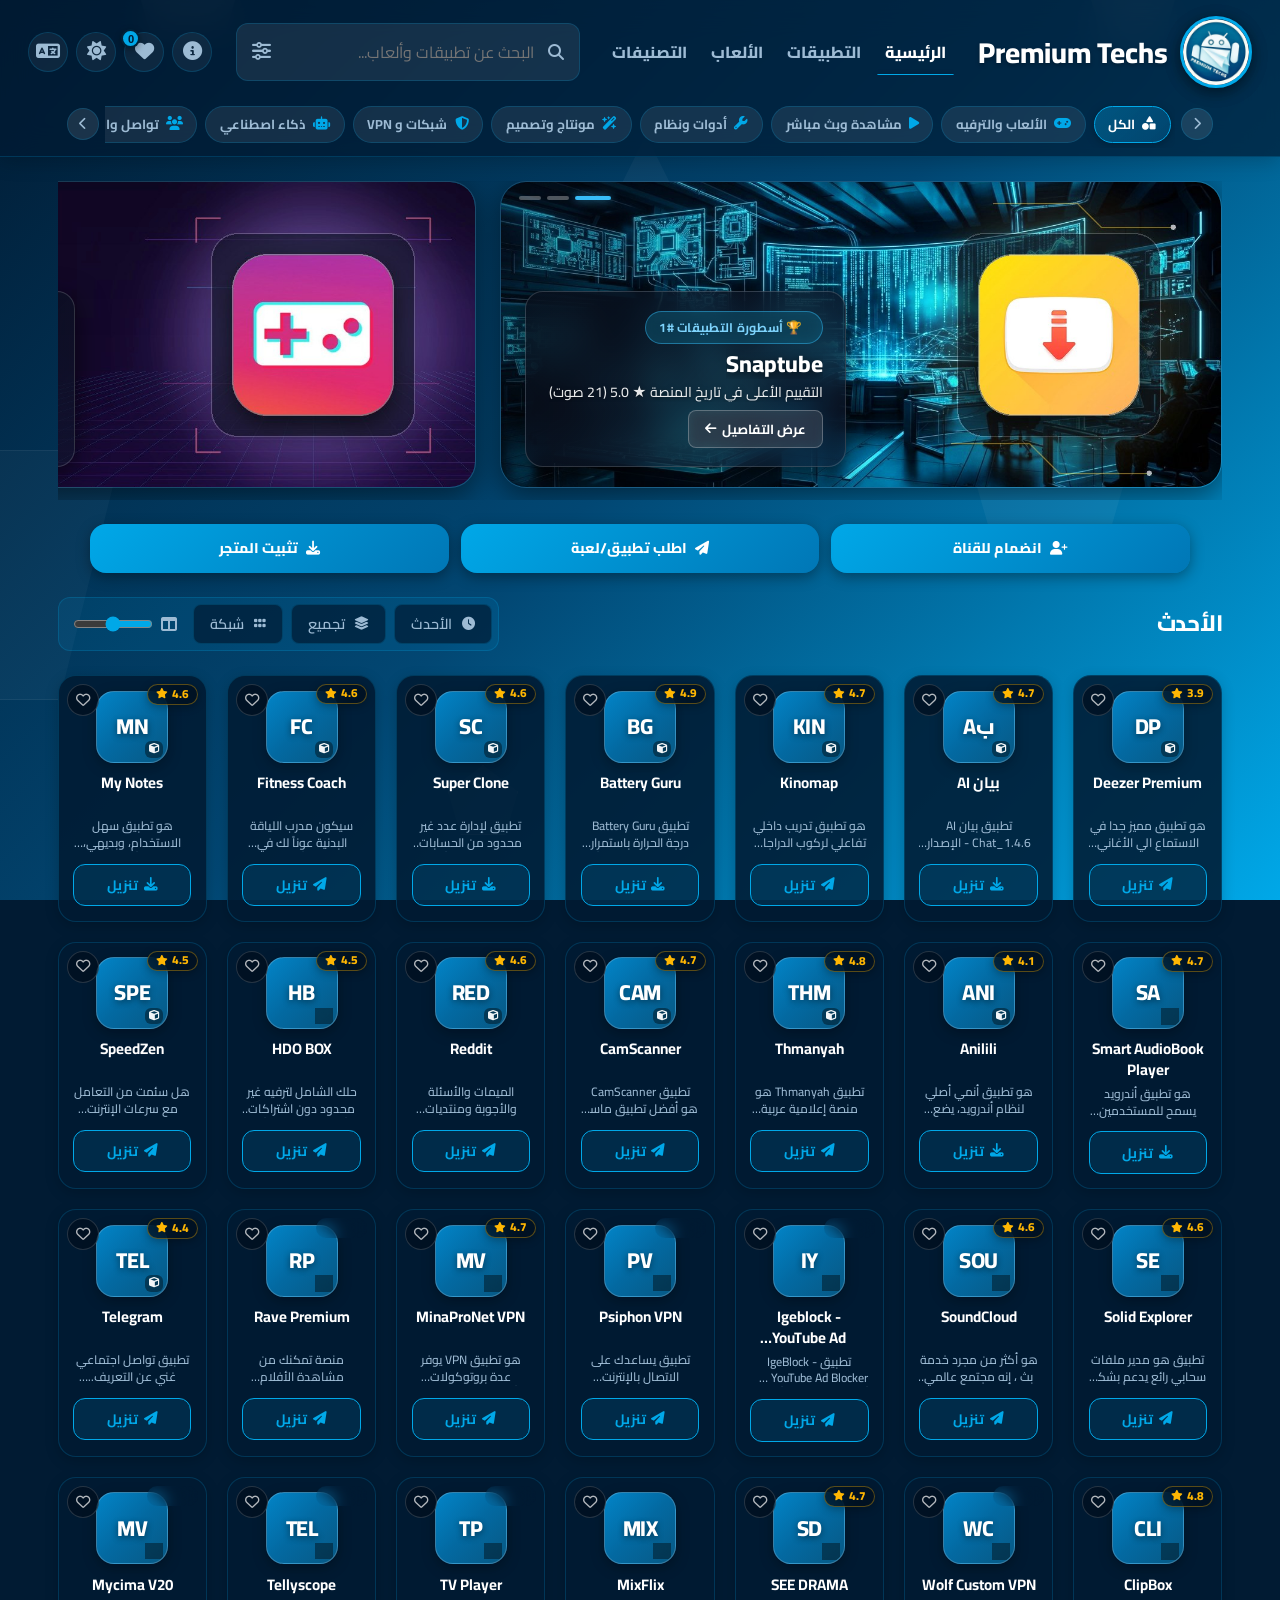
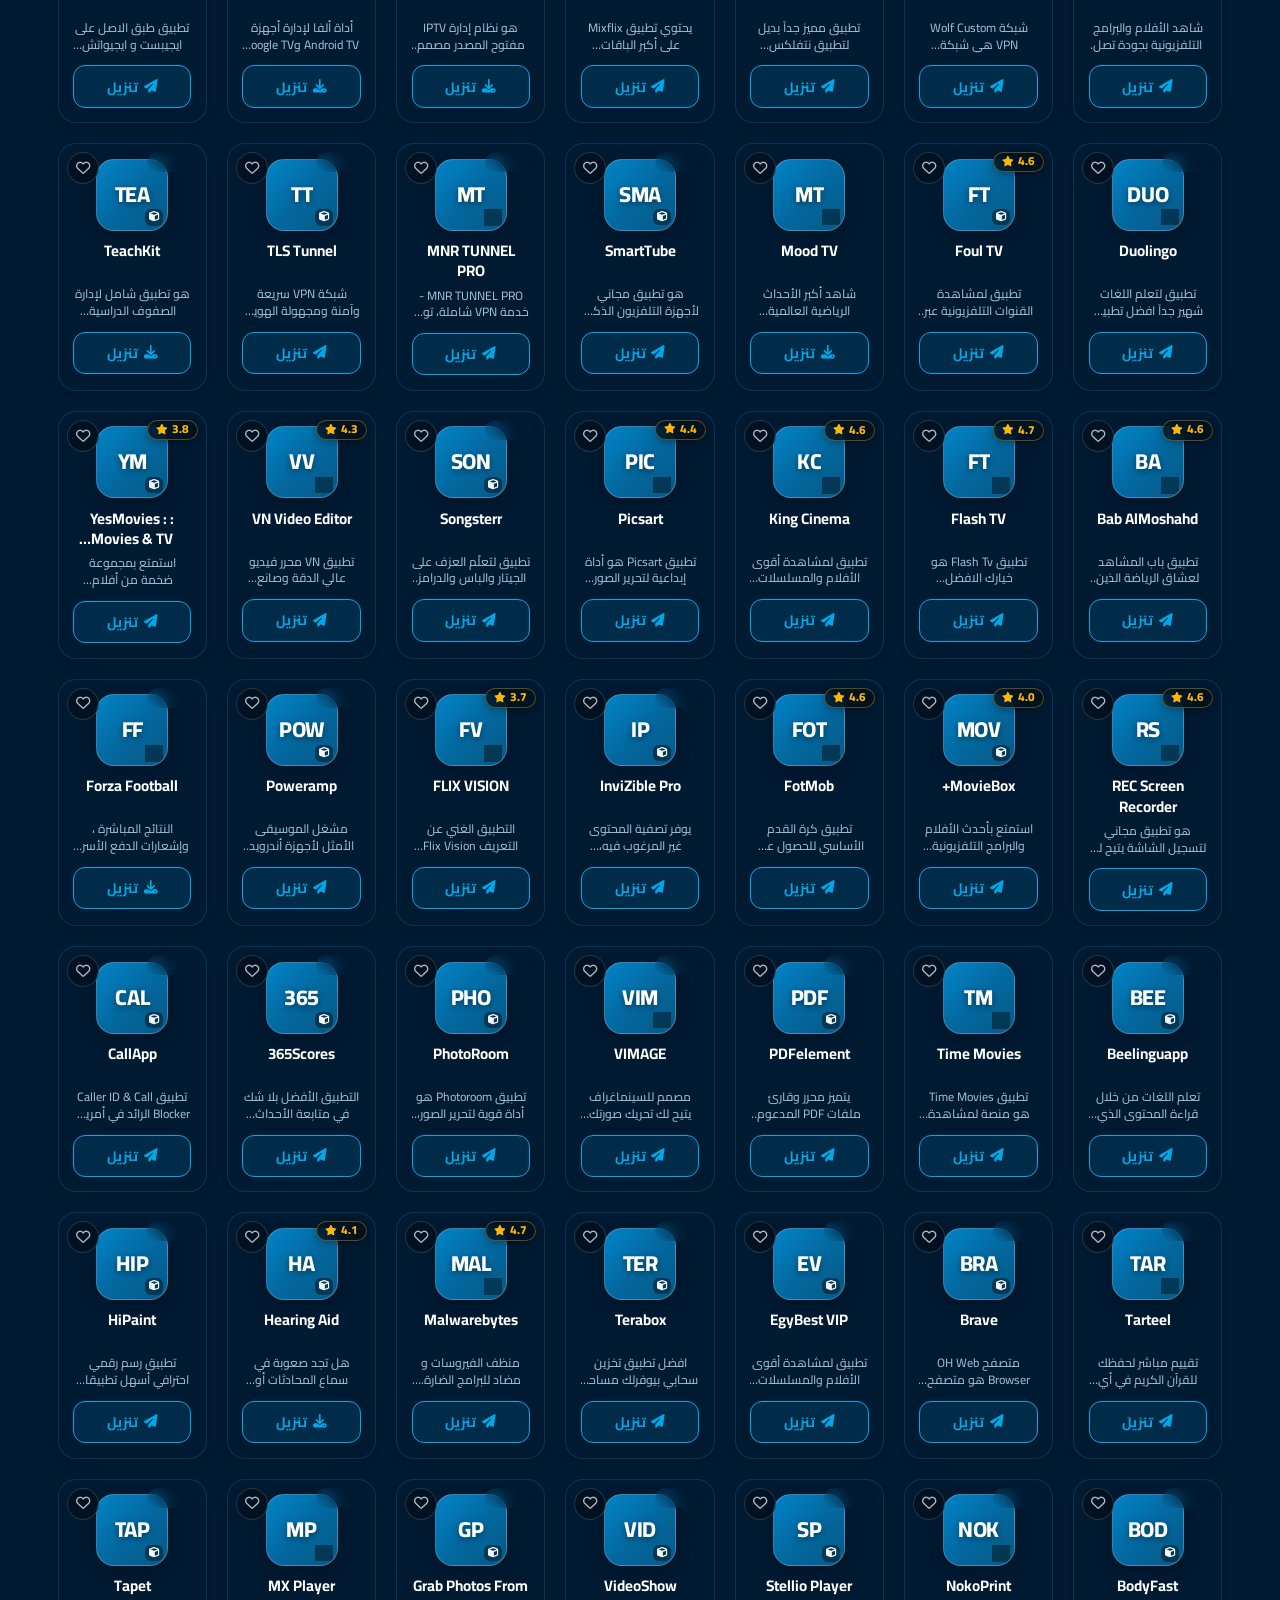
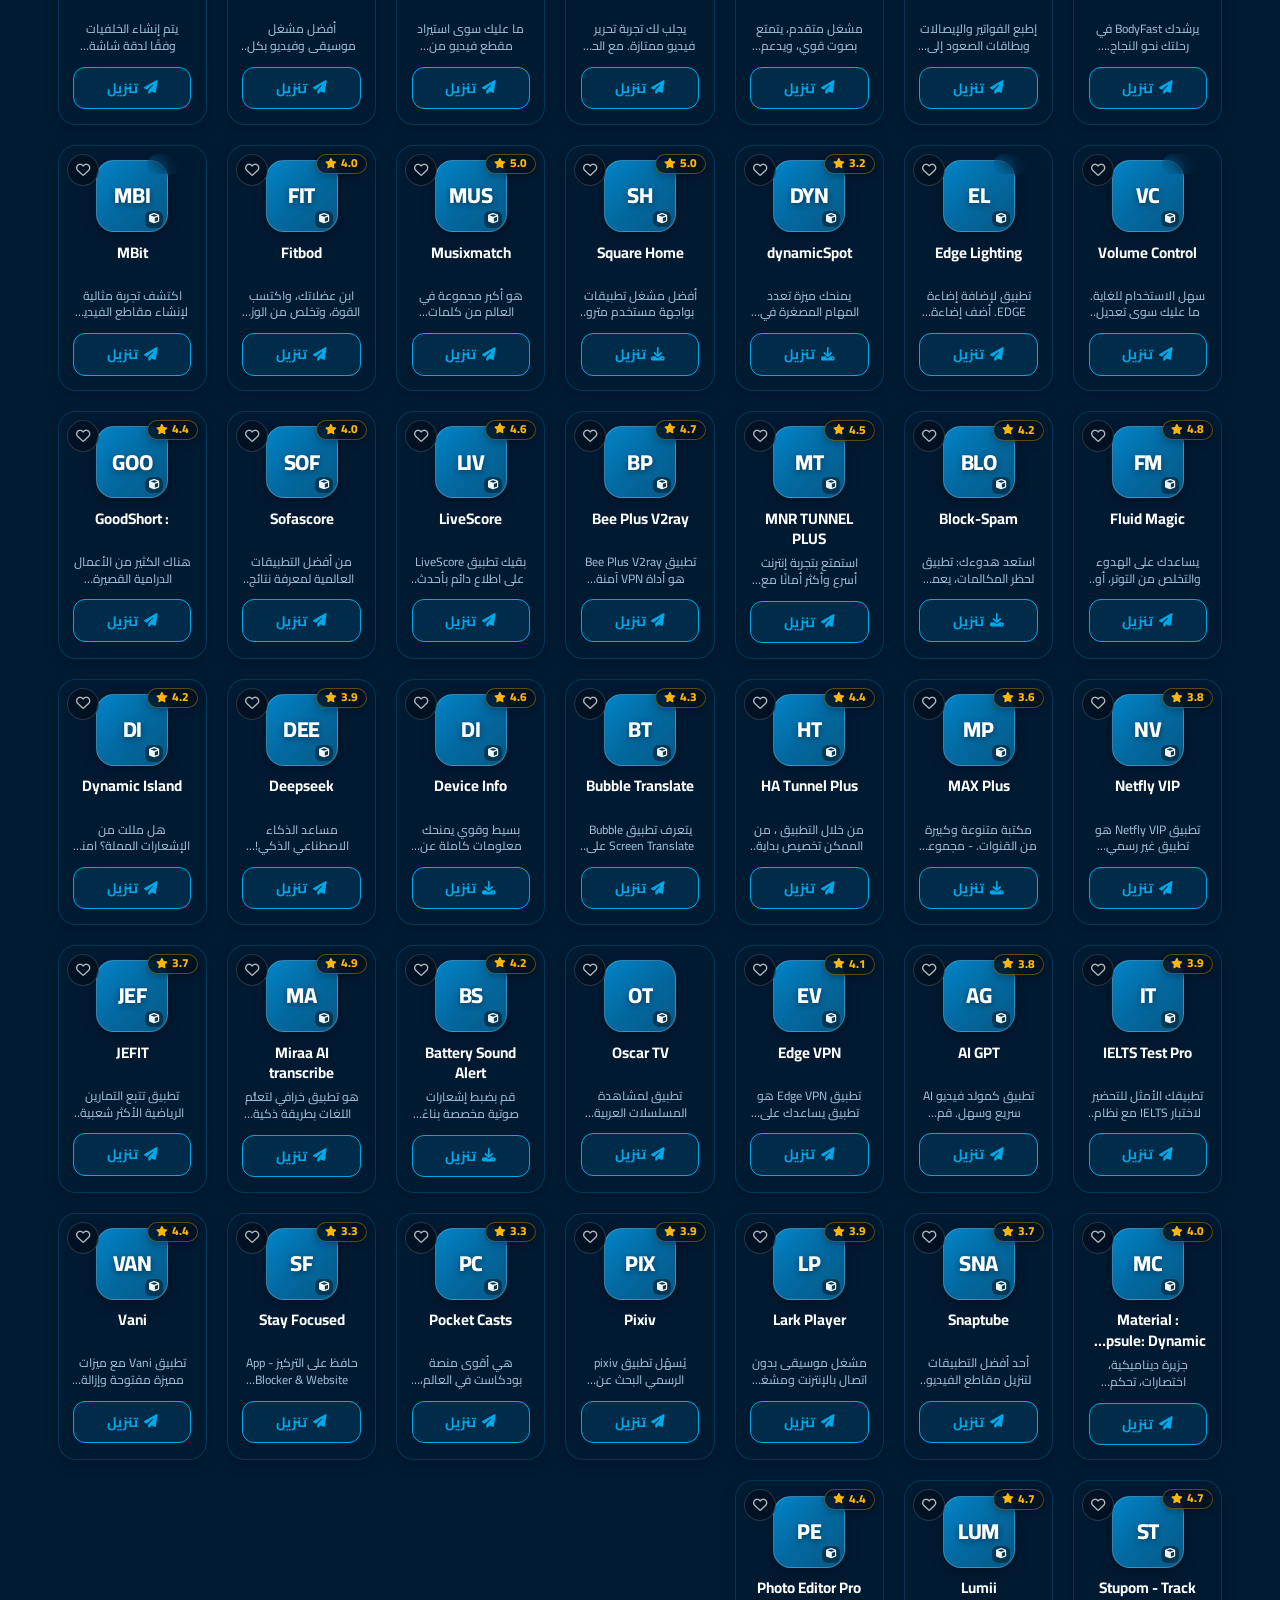
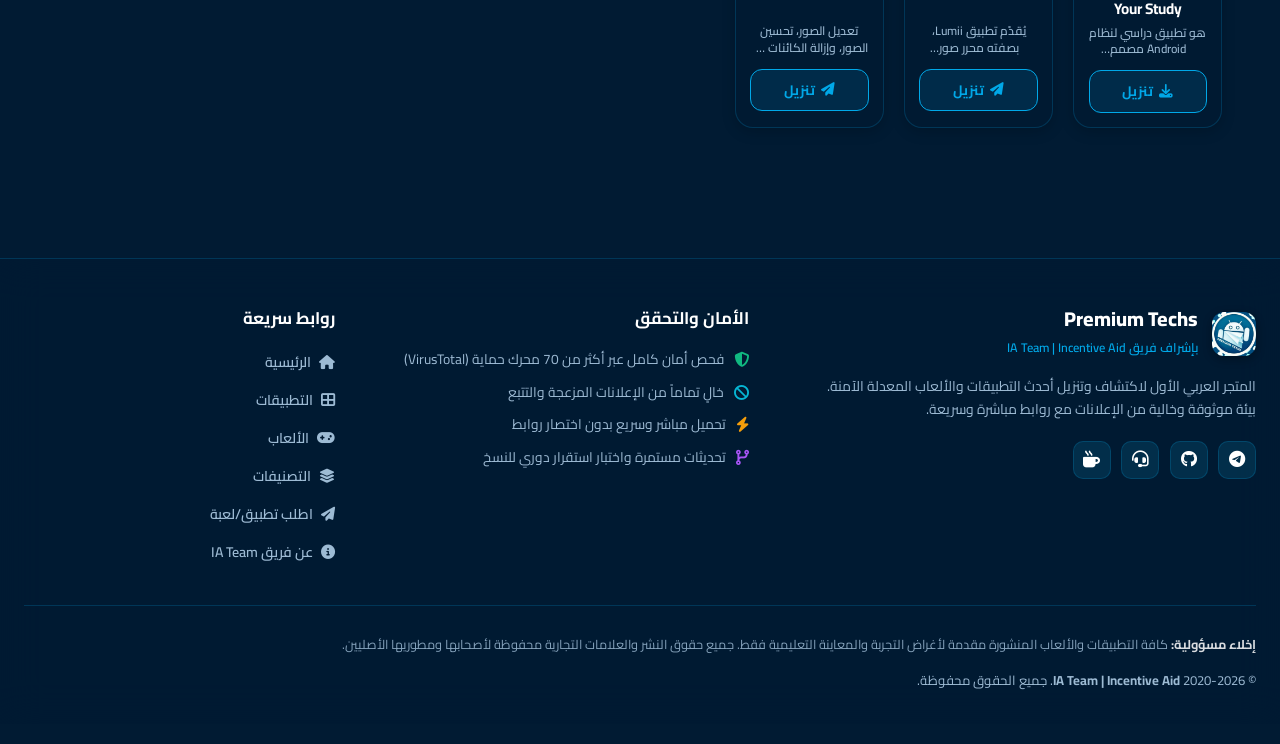
<file: index.html>
<!DOCTYPE html>
<html lang="ar" dir="rtl" data-theme="dark" style="background-color: #011b33;">

<head>
    <meta charset="UTF-8">
    <meta name="viewport" content="width=device-width, initial-scale=1.0, viewport-fit=cover">
    <title>Premium Techs | متجر تطبيقات وألعاب بريميوم</title>
    <meta name="google-site-verification" content="3xQrIN_uGa8tSJMAcx0zVk6st3wzhpm6akJZOb0M7XM" />
    <meta name="description"
        content="أفضل متجر لتحميل التطبيقات والألعاب المدفوعة والمعدلة بريميوم مجاناً مباشرة. Download the latest premium apps and games for free.">
    <meta name="keywords"
        content="premium apps, modded games, تطبيقات بريميوم, ألعاب مهكرة, Premium Techs, telegram apps, تحميل ألعاب, تطبيقات مدفوعة مجانا">
    <meta name="author" content="Premium Techs">
    <meta name="robots" content="index, follow">
    <link rel="canonical" href="https://www.premiumtechs.linkpc.net/">

    <!-- Open Graph / Facebook -->
    <meta property="og:type" content="website">
    <meta property="og:url" content="https://www.premiumtechs.linkpc.net/">
    <meta property="og:title" content="Premium Techs | متجر تطبيقات وألعاب بريميوم">
    <meta property="og:description"
        content="أفضل متجر لتحميل التطبيقات والألعاب المدفوعة والمعدلة بريميوم مجاناً مباشرة.">
    <meta property="og:image" content="https://www.premiumtechs.linkpc.net/assets/logo.jpg">

    <!-- Twitter -->
    <meta property="twitter:card" content="summary_large_image">
    <meta property="twitter:url" content="https://www.premiumtechs.linkpc.net/">
    <meta property="twitter:title" content="Premium Techs | متجر تطبيقات وألعاب بريميوم">
    <meta property="twitter:description"
        content="أفضل متجر لتحميل التطبيقات والألعاب المدفوعة والمعدلة بريميوم مجاناً مباشرة.">
    <meta property="twitter:image" content="https://www.premiumtechs.linkpc.net/assets/logo.jpg">

    <!-- Structured Data (JSON-LD) -->
    <script type="application/ld+json">
    {
      "@context": "https://schema.org/",
      "@type": "WebSite",
      "name": "Premium Techs",
      "url": "https://www.premiumtechs.linkpc.net/",
      "description": "أفضل متجر لتحميل التطبيقات والألعاب المدفوعة والمعدلة بريميوم مجاناً مباشرة."
    }
    </script>
    <link rel="preconnect" href="https://fonts.googleapis.com">
    <link rel="preconnect" href="https://fonts.gstatic.com" crossorigin>

    <!-- Preload Critical Resources -->
    <link rel="preload" href="css/style.css?v=29" as="style">
    <link rel="preload" href="js/app.js?v=29" as="script">
    <link rel="preload"
        href="https://fonts.googleapis.com/css2?family=Cairo:wght@400;500;600;700;800&family=Inter:wght@400;500;600;700;800&display=swap"
        as="style">
    <link rel="preload" href="https://cdnjs.cloudflare.com/ajax/libs/font-awesome/6.4.0/css/all.min.css" as="style">

    <link
        href="https://fonts.googleapis.com/css2?family=Cairo:wght@400;500;600;700;800&family=Inter:wght@400;500;600;700;800&display=swap"
        rel="stylesheet">
    <link rel="stylesheet" href="css/style.css?v=29">
    <!-- FontAwesome for icons -->
    <link rel="stylesheet" href="https://cdnjs.cloudflare.com/ajax/libs/font-awesome/6.4.0/css/all.min.css">
    <!-- Favicon & Browser Tab Icons -->
    <link rel="icon" type="image/x-icon" href="favicon.ico">
    <link rel="icon" type="image/png" sizes="192x192" href="assets/logo-192.png">
    <link rel="icon" type="image/png" sizes="512x512" href="assets/logo-512.png">
    <link rel="shortcut icon" href="favicon.ico">
    <link rel="apple-touch-icon" href="assets/logo-192.png">
    <!-- PWA Manifest -->
    <link rel="manifest" href="manifest.json">
    <meta name="theme-color" content="#011b33">
    <!-- PWA Install Early Listener -->
    <script>
        console.log('[PWA] Checking installation status...');
        window.deferredPrompt = null;
        window.addEventListener('beforeinstallprompt', (e) => {
            console.log('[PWA] beforeinstallprompt event fired! App is ready to be installed.');
            e.preventDefault();
            window.deferredPrompt = e;
            const btn = document.getElementById('static-install-btn') || document.getElementById('pwa-install-btn');
            if (btn) btn.style.display = 'inline-flex';

            // Auto-show popup on big screens if not dismissed before
            if (window.innerWidth >= 768 && !localStorage.getItem('pwa-popup-dismissed')) {
                setTimeout(() => {
                    const modal = document.getElementById('install-modal');
                    if (modal && window.deferredPrompt && !localStorage.getItem('pwa-popup-dismissed')) {
                        modal.classList.add('active');
                    }
                }, 30000);
            }
        });
    </script>
</head>

<body>
    <noscript>
        <div style="text-align: center; padding: 20px; background: #000; color: #fff;">
            <h2>Premium Techs | متجر تطبيقات وألعاب بريميوم</h2>
            <p>أفضل متجر لتحميل التطبيقات والألعاب المدفوعة والمعدلة بريميوم مجاناً مباشرة.</p>
            <p>Please enable JavaScript to use the app store.</p>
        </div>
        <div id="seo-apps-list">
            <!-- SEO_APPS_START -->
            <article><h3>Deezer Premium</h3><p>هو تطبيق مميز جدا في الاستماع الي الأغاني ومن افضل التطبيقات في هذا المجال 😍🚀 مع العديد من المميزات مثل كلمات الأغاني و تحميلها و الاستماع لها اوفلاين...</p></article>
            <article><h3>بيان AI</h3><p>تطبيق بيان AI Chat_1.4.6 - الإصدار الرسمي المعتمد**  استمتع بتجربة فريدة ومتميزة مع تطبيق بيان AI Chat_1.4.6 المصمم باحترافية لتلبية احتياجاتك اليومية...</p></article>
            <article><h3>Kinomap</h3><p>هو تطبيق تدريب داخلي تفاعلي لركوب الدراجات والجري والمشي والتجديف، وهو متوافق مع دراجة التمرين، وجهاز التدريب المنزلي، وجهاز المشي، وجهاز التمارين 🧊 ا...</p></article>
            <article><h3>Battery Guru</h3><p>تطبيق Battery Guru درجة الحرارة باستمرار وينبهك قبل حدوث أي ضرر. ... شاهد إحصائيات البطارية مباشرةً على شاشة القفل دون الحاجة إلى لمس هاتفك. 🧊 الإصدار...</p></article>
            <article><h3>Super Clone</h3><p>تطبيق لإدارة عدد غير محدود من الحسابات على تطبيقاتك وألعابك المفضلة بسهولة تامة. 🧊 الإصدار: v6.2.10.1113 🏷 النسخة المعدلة و فيها 💎 مفتوح Premium</p></article>
            <article><h3>Fitness Coach</h3><p>سيكون مدرب اللياقة البدنية عوناً لك في تحقيق أهدافك الرياضية. لدينا خطط متنوعة لتلبية تطلعاتك في مجال اللياقة البدنية. 🧊 الإصدار: v1.1.32 🏷 النسخة الم...</p></article>
            <article><h3>My Notes</h3><p>هو تطبيق سهل الاستخدام، وبديهي، وسريع، وأنيق، وآمن، مع مزامنة سحابية (Google Drive). يمكنك استخدام "ملاحظاتي" كمفكرة، أو دفتر ملاحظات، أو يوميات... 🧊 ...</p></article>
            <article><h3>Smart AudioBook Player</h3><p>هو تطبيق أندرويد يسمح للمستخدمين بتشغيل الكتب الصوتية التي تم تنزيلها من مصادر متعددة أو حتى الاستماع إلى الكتب الصوتية المجانية 🧊 الإصدار: v11.9.8 🏷 ...</p></article>
            <article><h3>Anilili</h3><p>هو تطبيق أنمي أصلي لنظام أندرويد، يضع اكتشاف الأنمي وتقييمه وإدارة قوائم المشاهدة في صميم اهتمامه. افتح أي عنوان وستجد تقييم مجتمع الأنمي على AniList ...</p></article>
            <article><h3>Thmanyah</h3><p>تطبيق Thmanyah هو منصة إعلامية عربية تقدّم محتوى معرفي وثقافي عالي الجودة، يركّز على المقالات العميقة، البودكاست، والقصص الصوتية والمرئية 🧊 الإصدار: v...</p></article>
            <article><h3>CamScanner</h3><p>تطبيق CamScanner هو أفضل تطبيق ماسح ضوئي يحول هاتفك إلى ماسح ضوئي لملفات PDF. تحويل الصور إلى pdf بنقرة بسيطة! يساعدك CamScanner على إجراء مسح ضوئي وت...</p></article>
            <article><h3>Reddit</h3><p>الميمات والأسئلة والأجوبة ومنتديات المناقشة: شبكة اجتماعية لا مثيل لها! عبارة عن شبكة اجتماعية ومنتدى عبر الإنترنت حيث يوجد شيء للجميع: مواضيع المناقش...</p></article>
            <article><h3>HDO BOX</h3><p>حلك الشامل لترفيه غير محدود دون اشتراكات أو رسوم تسجيل أو تكاليف خفية. سواء كنت من عشاق أحدث الأفلام الرائجة أو المسلسلات الرائجة أو الكلاسيكيات المفض...</p></article>
            <article><h3>SpeedZen</h3><p>هل سئمت من التعامل مع سرعات الإنترنت البطيئة التي تفسد ألعابك وبثك المباشر؟ إليك SPEEDZEN، التطبيق الأمثل المصمم ليمنحك سرعات إنترنت فائقة السرعة، وهو...</p></article>
            <article><h3>Solid Explorer</h3><p>تطبيق هو مدير ملفات سحابي رائع يدعم بشكل واسع خدمات التخزين السحابي مثل Dropbox وBox وغيرها. 🧊 الإصدار: v3.6.5 🏷 النسخة المعدلة و فيها 💎 مفتوح Premium</p></article>
            <article><h3>SoundCloud</h3><p>هو أكثر من مجرد خدمة بث ، إنه مجتمع عالمي مفتوح لأي شخص لتحميل أي صوت لاكتشافه على الفور. كن أول من يسمع مقطوعات جديدة ، وتواصل مباشرة مع زملائك المعج...</p></article>
            <article><h3>Igeblock - YouTube Ad Blocker</h3><p>تطبيق IgeBlock - YouTube Ad Blocker هو أداة فعالة لنظام أندرويد تهدف إلى تحسين تجربة مشاهدة الفيديوهات على يوتيوب. يقوم التطبيق بحظر الإعلانات تلقائيً...</p></article>
            <article><h3>Psiphon VPN</h3><p>تطبيق يساعدك على الاتصال بالإنترنت والوصول إلى المواقع والخدمات التي قد تكون محجوبة أو غير متاحة في منطقتك، مع تشفير الاتصال واختيار طريقة الاتصال الم...</p></article>
            <article><h3>MinaProNet VPN</h3><p>هو تطبيق VPN يوفر عدة بروتوكولات وأنفاق مختلفة لتغيير عنوان الـ IP وتشفير الاتصال. 🧊 الإصدار: v88.0.0 🏷 النسخة المعدلة وفيها : 💎 مفتوح Premium ⏰ وقت غ...</p></article>
            <article><h3>Rave Premium</h3><p>منصة تمكنك من مشاهدة الأفلام والمسلسلات والفيديوهات بشكل جماعي مع الأصدقاء¹.  يمكنك تشغيل فيديو والحصول على رابط لمشاركته مع الآخرين للانضمام إلى الجل...</p></article>
            <article><h3>Telegram</h3><p>تطبيق تواصل اجتماعي غني عن التعريف.. محدث 🧊 الإصدار: v13.2.2 🏷 النسخة المعدلة و فيها ✓تم فتح الإشتراك بريميوم ✓تم فتح إشتراك الأعمال ✓ أيقونات التطبيق...</p></article>
            <article><h3>ClipBox</h3><p>شاهد الأفلام والبرامج التلفزيونية بجودة تصل إلى 4K فائقة الوضوح، واعرضها مباشرةً على تلفزيونك أو هاتفك أو جهازك اللوحي أو تلفزيون أندرويد أو فاير تي ف...</p></article>
            <article><h3>Wolf Custom VPN</h3><p>شبكة Wolf Custom VPN هي شبكة افتراضية خاصة قوية وموثوقة، مصممة خصيصًا للمستخدمين الذين يُقدّرون الأمان والأداء والخصوصية. بفضل تقنيات VPN الحديثة، تحم...</p></article>
            <article><h3>SEE DRAMA</h3><p>تطبيق مميز جداً بديل لتطبيق نتفلكس Nettflix لمشاهدة الأفلام والمسلسلات مع ترجمة تلقائي 🎚️ يحتوي علي مسلسلات رمضان 2026 🎚️ يدعم التحميل والترجمة العربي...</p></article>
            <article><h3>MixFlix</h3><p>يحتوي تطبيق Mixflix على أكبر الباقات والقنوات التلفزيونية، مقسمة حسب البلد والفئة بطريقة رائعة لتسهيل اختيار الباقات والقنوات التي تناسبك بطريقة بسيطة...</p></article>
            <article><h3>TV Player</h3><p>هو نظام إدارة IPTV مفتوح المصدر مصمم لأجهزة التخزين المتصلة بالشبكة (NAS) والخوادم المنزلية. يدعم النظام نشر Docker، وتنظيم القنوات بشكل مرئي، واستيرا...</p></article>
            <article><h3>Tellyscope</h3><p>أداة ألفا لإدارة أجهزة Android TV وGoogle TV وFire TV من الهاتف عبر Wi-Fi باستخدام ADB. تتيح لك مراجعة التطبيقات المثبتة مسبقًا وتعطيلها بشكل مؤقت، وت...</p></article>
            <article><h3>Mycima V20</h3><p>تطبيق طبق الاصل على ايجيبست و ايجيواتش في الواجهة حيث يعمل بسلاسة و يدعم الترجمة مدمجة للعربي مع خاصية التحميل للحلقات و كذلك الاضافة للقائمة !  رغم ا...</p></article>
            <article><h3>Duolingo</h3><p>تطبيق لتعلم اللغات شهير جداً افضل تطبيق لتعليم اللغة الانجليزية من الصفر تعلم كتابة، قراءة، و تكلم الانجليزية ولغات أخرى مجاناً تعلّم الإنجليزية والإس...</p></article>
            <article><h3>Foul TV</h3><p>تطبيق لمشاهدة القنوات التلفزيونية عبر الإنترنت، ويضم عددًا كبيرًا من القنوات بمختلف الأقسام مثل الرياضية، الترفيهية والأخبارية، مع واجهة مرتبة للبحث ع...</p></article>
            <article><h3>Mood TV</h3><p>شاهد أكبر الأحداث الرياضية العالمية والمحتوى الترفيهي من beIN وNetflix وOSN وShahid وPrime Video مباشرة على جميع أجهزتك. 🧊 الإصدار: v4.8 🏷 النسخة المع...</p></article>
            <article><h3>SmartTube</h3><p>هو تطبيق مجاني لأجهزة التلفزيون الذكية التي تعمل بنظام أندرويد، يتيح مشاهدة الفيديوهات على منصة يوتيوب. يتميز التطبيق بواجهة سهلة الاستخدام، والعديد م...</p></article>
            <article><h3>MNR TUNNEL PRO</h3><p>MNR TUNNEL PRO - خدمة VPN شاملة، توفر لك جميع بروتوكولات الاتصال التي تحتاجها في تطبيق واحد. 🧊 الإصدار: v3.2 🏷 النسخة المعدلة و فيها 🕛وقت غير محدود</p></article>
            <article><h3>TLS Tunnel</h3><p>شبكة VPN سريعة وآمنة ومجهولة الهوية. تدعم بروتوكول IPv6، وبروتوكول SSH، ومُحسّنة لاستهلاك البطارية. 🧊 الإصدار: v8.5.2 🏷 النسخة المعدلة و فيها 💎 مفتوح ...</p></article>
            <article><h3>TeachKit</h3><p>هو تطبيق شامل لإدارة الصفوف الدراسية للمعلمين - يتيح لك تتبع الدرجات، وتسجيل الحضور، وتخطيط الدروس، وإدارة الطلاب من خلال تطبيق واحد بسيط. يعمل كل شيء...</p></article>
            <article><h3>Bab AlMoshahd</h3><p>تطبيق باب المشاهد لعشاق الرياضة الذين يبحثون عن مشاهدة المباريات مباشرة وبجودة 4K الحقيقية. يتيح لك التطبيق متابعة البطولات الكبرى مثل دوري أبطال أورو...</p></article>
            <article><h3>Flash TV</h3><p>تطبيق Flash Tv هو خيارك الافضل لمشاهدة القنوات المشفرة والمفتوحة ومشاهدة المباريات مباشرة وبجودة 4K الحقيقية. يتيح لك التطبيق متابعة قنوات bein sport ...</p></article>
            <article><h3>King Cinema</h3><p>تطبيق لمشاهدة أقوى الأفلام والمسلسلات الحصرية والقنوات والأنمي. استمتع بتجربة رائعة لمشاهدة أقوى الأفلام والمسلسلات المجانية على تطبيقنا، بالإضافة إلى...</p></article>
            <article><h3>Picsart</h3><p>تطبيق Picsart هو أداة إبداعية لتحرير الصور والتصميم بميزات احترافية وبسيطة. يوفر أدوات لتعديل الألوان، إضافة المؤثرات، والرسم، مع مكتبة واسعة من القوا...</p></article>
            <article><h3>Songsterr</h3><p>تطبيق لتعلّم العزف على الجيتار والباس والدرامز، يوفّر ملايين التابات والأكوردات مع تشغيل تفاعلي، والتحكم بسرعة التشغيل، والتكرار، والتدرب خطوة بخطوة 🧊...</p></article>
            <article><h3>VN Video Editor</h3><p>تطبيق VN محرر فيديو عالي الدقة وصانع فيديو مجاني مع جميع الميزات الاحترافية. تتيح لك VN أن تكون الصورة الرمزية لتحرير الفيديو. بسيط ولكنه قوي كمحرر سط...</p></article>
            <article><h3>: YesMovies : Movies & TV Show</h3><p>استمتع بمجموعة ضخمة من أفلام ومسلسلات الحركة والمغامرة والخيال العلمي. لا حاجة لأي بطاقات ائتمان أو التزامات. ما عليك سوى تحميل تطبيق yesmovies apk وا...</p></article>
            <article><h3>REC Screen Recorder</h3><p>هو تطبيق مجاني لتسجيل الشاشة يتيح لك تسجيل شاشتك بجودة عالية (UHD، FHD، HD، إلخ) مع صوت رائع من الميكروفون الخاص بك 🧊 الإصدار: v4.6.12.1 🏷 النسخة المع...</p></article>
            <article><h3>MovieBox+</h3><p>استمتع بأحدث الأفلام والبرامج التلفزيونية والموسيقى. اكتشف الدراما الآسيوية المجانية (الكورية والصينية والهندية والتايلاندية واليابانية وما إلى ذلك)، ...</p></article>
            <article><h3>FotMob</h3><p>تطبيق كرة القدم الأساسي للحصول على النتائج المباشرة وتحديثات المباريات والإحصائيات والأخبار. يوفر لك FotMob جميع النتائج المباشرة والإحصائيات والقصص ل...</p></article>
            <article><h3>InviZible Pro</h3><p>يوفر تصفية المحتوى غير المرغوب فيه، والحماية من التتبع، والوصول إلى الشبكة المظلمة والإنترنت غير المرئي. لا يتطلب الجذر. يخفي الموقع وعنوان IP. يمنع ا...</p></article>
            <article><h3>FLIX VISION</h3><p>التطبيق الغني عن التعريف Flix Vision بديل نتفليكس والذي يحتوي على أفلام ومسلسلات وأعمال درامية فريدة لن تشاهدها إلا في هذا التطبيق, الآن يُمكنك مشاهدة...</p></article>
            <article><h3>Poweramp</h3><p>مشغل الموسيقى الأمثل لأجهزة أندرويد مع مُعادل صوت وتعزيز الجهير. يُشغّل Poweramp ملفات الموسيقى المحلية وبثّات الراديو بتنسيقات مُختلفة، بما في ذلك ال...</p></article>
            <article><h3>Forza Football</h3><p>النتائج المباشرة ، وإشعارات الدفع الأسرع وأبرز مقاطع الفيديو أثناء المباراة. لدينا أفضل تغطية لكرة القدم لأكثر من 1450 بطولة وكأس حول العالم! 🧊 الإصدا...</p></article>
            <article><h3>Beelinguapp</h3><p>تعلم اللغات من خلال قراءة المحتوى الذي تحبه باستخدام طريقة النص الموازي لدينا والتي تناسب كل مستويات الخبرة - من المبتدئ إلى الخبير! اقرأ القصص بلغتين...</p></article>
            <article><h3>Time Movies</h3><p>تطبيق Time Movies هو منصة لمشاهدة وتحميل الأفلام والمسلسلات الأجنبية والعربية بجودة عالية. يوفر واجهة سهلة الاستخدام مع تصنيفات متنوعة حسب النوع والسن...</p></article>
            <article><h3>PDFelement</h3><p>يتميز محرر وقارئ ملفات PDF المدعوم بالذكاء الاصطناعي بسهولة الاستخدام والقوة، مما يتيح لك قراءة مستندات PDF الخاصة بك والتعليق عليها وتوقيعها بسهولة. ...</p></article>
            <article><h3>VIMAGE</h3><p>مصمم للسينماغراف يتيح لك تحريك صورتك وإضافة المئات من تأثيرات الصور المتحركة والإعدادات المسبقة والفلاتر والتراكبات على صورك. يتيح لك محرر الصور الخاص...</p></article>
            <article><h3>PhotoRoom</h3><p>تطبيق Photoroom هو أداة قوية لتحرير الصور، يتيح للمستخدمين إزالة الخلفيات بسهولة وإضافة خلفيات جديدة أو تحرير الصور باحترافية. يتميز بواجهة بسيطة وسهل...</p></article>
            <article><h3>365Scores</h3><p>التطبيق الأفضل بلا شك في متابعة الأحداث الرياضية ونتائج المباريات وجداول البطولات بشكل لحظي, يوفر لك 365Scores إمكانية متابعة فريقك المفضل وارسال اشعا...</p></article>
            <article><h3>CallApp</h3><p>تطبيق Caller ID & Call Blocker الرائد في أمريكا و عبر العالم أيضا من قبل المستخدمين والمجلات التقنية الأعلى تقييمًا. تطبيق CallApp هو تطبيق معرف المتص...</p></article>
            <article><h3>Tarteel</h3><p>تقييم مباشر لحفظك للقرآن الكريم في أي وقت ومن أي مكان! لا أحد يقرأ عليك؟ لا مشكلة. تطبيق ترتيل هنا! كم مرة تمنيت لو عرفت سورًا أكثر للصلاة؟ أن تحصل عل...</p></article>
            <article><h3>Brave</h3><p>متصفح OH Web Browser هو متصفح إنترنت سريع وآمن يوفر تجربة تصفح مميزة. يتميز بخاصية VPN مدمجة، وحماية الخصوصية، وتنزيل الملفات بسهولة. يتيح لك الوصول إ...</p></article>
            <article><h3>EgyBest VIP</h3><p>تطبيق لمشاهدة أقوى الأفلام والمسلسلات والقنوات والأنمي الحصري استمتع بتجربة رائعة لمشاهدة أقوى الأفلام والمسلسلات مجانًا على تطبيقنا، بالإضافة إلى قنو...</p></article>
            <article><h3>Terabox</h3><p>افضل تطبيق تخزين سحابي بيوفرلك مساحة لحد 1024 جيجابايت لتخزين صورك و ملفاتك لمدى الحياة 😮🔥 يعنى من النهارده مفيش حاجه اسمها الصور اتمسحت ومش عارف ارجع...</p></article>
            <article><h3>Malwarebytes</h3><p>منظف الفيروسات و مضاد للبرامج الضارة. منع عمليات الاحتيال وحماية خصوصيتك. يفحص تطبيقنا القوي بحثًا عن الفيروسات والبرامج الضارة ويكتشف بقوة برامج الفد...</p></article>
            <article><h3>Hearing Aid</h3><p>هل تجد صعوبة في سماع المحادثات أو الأصوات المحيطة بوضوح؟ يحوّل تطبيق مُكبّر الإشارة (Hearing Aid) هاتفك إلى أداة مساعدة قوية للسمع، حيث يلتقط الأصوات ...</p></article>
            <article><h3>HiPaint</h3><p>تطبيق رسم رقمي احترافي أسهل تطبيقات الرسم والتلوين استخدامًا، حيث يمنحك أدوات احترافية سهلة الاستخدام مما يسمح للفنانين بإنشاء رسومات ممتازة. 🧊 الإصدا...</p></article>
            <article><h3>BodyFast</h3><p>يرشدك BodyFast في رحلتك نحو النجاح. الوصول إلى الوزن المستهدف، والتمتع بصحة جيدة، والشعور بالطاقة الكاملة. عبر الصيام المتقطع! 🧊 الإصدار: v4.6.2 🏷 الن...</p></article>
            <article><h3>NokoPrint</h3><p>إطبع الفواتير والإيصالات وبطاقات الصعود إلى الطائرة والمزيد في المنزل أو العمل أو أثناء التنقل! يمكنك طباعة الصور والصور وصفحات الويب وملفات PDF ومستن...</p></article>
            <article><h3>Stellio Player</h3><p>مشغل متقدم، يتمتع بصوت قوي، ويدعم الثيمات، ومجموعة كبيرة من إعدادات الصوت. كان الهدف الرئيسي هو الحصول على صوت بأعلى جودة. 🧊 الإصدار: v7.7.0 🏷 النسخة ...</p></article>
            <article><h3>VideoShow</h3><p>يجلب لك تجربة تحرير فيديو ممتازة. مع الحد الأدنى من العمليات ، سيتم عرض فيديو رائع مدمج مع الصور ومقاطع الفيديو. فيديو واحد ، تعابير مختلفة. قم بتجميل...</p></article>
            <article><h3>Grab Photos From</h3><p>ما عليك سوى استيراد مقطع فيديو من جهازك، ويمكنك إما التقاط إطار من الفيديو الخاص بك في موضع معين أو التقاط مجموعة من الصور من مقاطع الفيديو الخاصة بك....</p></article>
            <article><h3>MX Player</h3><p>أفضل مشغل موسيقى وفيديو بكل الصيغ لنظام Android 🧊 الإصدار: v3.4.2 🏷 النسخة المعدلة و فيها 💎 مفتوح Premium 🗂 لا وجود اعلانات 👍🏻الاصدار الي فيه جوجل بلا...</p></article>
            <article><h3>Tapet</h3><p>يتم إنشاء الخلفيات وفقًا لدقة شاشة جهازك - مما يجعلها أعلى جودة ممكنة. * لا توجد صور يتم تنزيلها من الإنترنت.  يتم إنشاء كل شيء بسرعة في جهازك. * الصو...</p></article>
            <article><h3>Volume Control</h3><p>سهل الاستخدام للغاية. ما عليك سوى تعديل ملفات تعريف الصوت الموجودة أو إنشاء ملفات تعريف جديدة محددة مسبقًا، والتبديل بينها بلمسة واحدة فقط. 🧊 الإصدار:...</p></article>
            <article><h3>Edge Lighting</h3><p>تطبيق لإضافة إضاءة EDGE. أضف إضاءة حافة منحنية جمالية على الشاشة الرئيسية للهاتف المحمول وشاشة القفل مع تخصيصات كثيرة يقدمها لك الاصدار الكامل. 🧊 الإص...</p></article>
            <article><h3>dynamicSpot</h3><p>يمنحك ميزة تعدد المهام المصغرة في Dynamic Island، مما يسهل الوصول إلى الإشعارات الحديثة أو تغييرات حالة الهاتف. 🧊 الإصدار: v3.00 🏷 النسخة المعدلة وفيه...</p></article>
            <article><h3>Square Home</h3><p>أفضل مشغل تطبيقات بواجهة مستخدم مترو الخاصة بنظام التشغيل Windows 10. إنه سهل الاستخدام، وبسيط، وجميل، وقوي لأي هاتف أو جهاز لوحي أو جهاز تلفزيون ذكي....</p></article>
            <article><h3>Musixmatch</h3><p>هو أكبر مجموعة في العالم من كلمات الأغاني، ويستخدمها ملايين الأشخاص للحصول على كلمات الأغاني المتزامنة مع الوقت بشكل فوري على يوتيوب، وسبوتيفاي، وباند...</p></article>
            <article><h3>Fitbod</h3><p>ابنِ عضلاتك، واكتسب القوة، وتخلص من الوزن الزائد من خلال برامج تدريبية مُحسَّنة لرفع الأثقال. لن تكتفي بزيادة قوتك فحسب، بل ستحقق ذلك وفقاً لشروطك الخ...</p></article>
            <article><h3>MBit</h3><p>اكتشف تجربة مثالية لإنشاء مقاطع الفيديو مع تطبيق MBit Music! يتيح لك هذا التطبيق الشامل تصميم حالات فيديو مذهلة، ومقاطع فيديو موسيقية، وتحويل الصور إل...</p></article>
            <article><h3>Fluid Magic</h3><p>يساعدك على الهدوء والتخلص من التوتر، أو أن تكون مبدعًا وتصنع فنًا رقميًا جماليًا. يعتمد على خوارزميات محاكاة تدفق السوائل ويتميز برسومات جميلة. 🧊 الإص...</p></article>
            <article><h3>Block-Spam</h3><p>استعد هدوءك: تطبيق لحظر المكالمات، يعمل على إيقاف المكالمات المزعجة، والمكالمات الآلية، وعمليات الاحتيال قبل أن يبدأ هاتفك بالرنين. لن تصلك إلا مكالما...</p></article>
            <article><h3>MNR TUNNEL PLUS</h3><p>استمتع بتجربة إنترنت أسرع وأكثر أمانًا مع MNR TUNNEL PLUS، الحل الأمثل لحماية هويتك الرقمية وتأمين اتصالك. صُمم تطبيقنا لتوفير وصول فائق السرعة مع تشف...</p></article>
            <article><h3>Bee Plus V2ray</h3><p>تطبيق Bee Plus V2ray هو أداة VPN آمنة وسريعة تتيح لك تصفح الإنترنت بشكل محمي، إخفاء عنوان IP، وتجاوز القيود باستخدام بروتوكولات متعددة مثل V2Ray وSSH ...</p></article>
            <article><h3>LiveScore</h3><p>بقيك تطبيق LiveScore على اطلاع دائم بأحدث النتائج ومجريات الأحداث الرياضية مباشرةً. فبدءاً من أهداف مباريات كرة القدم والبطاقات الملونة، وصولاً إلى جد...</p></article>
            <article><h3>Sofascore</h3><p>من أفضل التطبيقات العالمية لمعرفة نتائج المباريات ومواعيدها, بالإضافة لإمكانية متابعة جميع أحداث المباريات العالمية والمحلية بشكل لحظي, ويوفر لك ترتيب...</p></article>
            <article><h3>: GoodShort</h3><p>هناك الكثير من الأعمال الدرامية القصيرة والأفلام المقتبسة من الروايات ، وبالتأكيد شيء رائع بالنسبة لك. من الرومانسية الحديثة ، الرومانسية الحضرية ، وا...</p></article>
            <article><h3>Netfly VIP</h3><p>تطبيق Netfly VIP هو تطبيق غير رسمي مخصص لمشاهدة الأفلام والمسلسلات عبر الإنترنت. يوفّر مكتبة منوعة من المحتوى مع إمكانية المشاهدة بجودات مختلفة، لكن غ...</p></article>
            <article><h3>MAX Plus</h3><p>مكتبة متنوعة وكبيرة من القنوات. - مجموعة واسعة من الأفلام والمسلسلات. - إمكانية تحميل الأفلام والمسلسلات من داخل التطبيق. 🧊 الإصدار: v1.0 🏷 النسخة الم...</p></article>
            <article><h3>HA Tunnel Plus</h3><p>من خلال التطبيق ، من الممكن تخصيص بداية الاتصال (نسمي الحقن) بنص اتصال مكتوب (معيار HTTP أو أي معيار آخر) ، أو إعداد SNI لإجراء المصافحة مع الخادم. هذ...</p></article>
            <article><h3>Bubble Translate</h3><p>يتعرف تطبيق Bubble Screen Translate على أي نص على شاشتك ويقوم بترجمته على الفور إلى لغتك الأم. إنه مرن وسهل الاستخدام. كما أنه سريع جدًا لترجمة شاشتك،...</p></article>
            <article><h3>Device Info</h3><p>بسيط وقوي يمنحك معلومات كاملة عن جهازك المحمول مع واجهات مستخدم متقدمة. تتضمن معلومات الجهاز حول وحدة المعالجة المركزية، وذاكرة الوصول العشوائي، ونظام...</p></article>
            <article><h3>Deepseek</h3><p>مساعد الذكاء الاصطناعي الذكي! يعتمد هذا المساعد المتطور على نموذج DeepSeek-V3 الرائد المزود بأكثر من 600 مليار معلمة، وهو يتفوق على المعايير العالمية ...</p></article>
            <article><h3>Dynamic Island</h3><p>هل مللت من الإشعارات المملة؟ امنح هاتفك ميزة أكثر ذكاءً مع تطبيق Dynamic Island 🧊 الإصدار: v1.9.2 🏷 النسخة المعدلة و فيها 💎 مفتوح Premium</p></article>
            <article><h3>IELTS Test Pro</h3><p>تطبيقك الأمثل للتحضير لاختبار IELTS مع نظام تصحيح آلي بالذكاء الاصطناعي 🧊 الإصدار: v3.4.5 🏷 النسخة المعدلة و فيها 💎 مفتوح Premium</p></article>
            <article><h3>AI GPT</h3><p>تطبيق كمولد فيديو AI سريع وسهل. قم بتدوين جميع أفكارك ودع هذا التطبيق يحولها إلى مقاطع فيديو. 🧊 الإصدار: v1.9.1 🏷 النسخة المعدلة و فيها 💎 مفتوح Premiu...</p></article>
            <article><h3>Edge VPN</h3><p>تطبيق Edge VPN هو تطبيق يساعدك على تصفح الإنترنت بشكل آمن وخاص من خلال إنشاء اتصال مشفّر (VPN) يخفي موقعك الحقيقي ويغير عنوان IP. 🧊 الإصدار: v1.7.6 🏷 ...</p></article>
            <article><h3>Oscar TV</h3><p>تطبيق لمشاهدة المسلسلات العربية والتركية والأجنبية، والأنمي، وعروض المصارعة، والبث المباشر للقنوات والمباريات مجاناً - بجودات متعددة وبدون أي إعلانات ...</p></article>
            <article><h3>Battery Sound Alert</h3><p>قم بضبط إشعارات صوتية مخصصة بناءً على حالة البطارية 🧊 الإصدار: v1.21.4 🏷 النسخة المعدلة و فيها 💎 مفتوح Premium</p></article>
            <article><h3>Miraa AI transcribe</h3><p>هو تطبيق خرافي لتعلُّم اللغات بطريقة ذكية ومسلية! ⏱ يعطيك ترجمة فورية ونسخ للعناوين بالصوت والصورة، ويستخدم ذكاء اصطناعي يفسر لك الكلمات الصعبة والقوا...</p></article>
            <article><h3>JEFIT</h3><p>تطبيق تتبع التمارين الرياضية الأكثر شعبية لرواد الصالات الرياضية وعشاق التمارين 🧊 الإصدار: v17.6.1 🏷 النسخة المعدلة و فيها 💎 مفتوح Premium</p></article>
            <article><h3>: Material Capsule: Dynamic UI</h3><p>جزيرة ديناميكية، اختصارات، تحكم بالموسيقى، والمزيد بالقرب من الكاميرا أضف لمسة حيوية على شاشتك مع تطبيق Material Capsule يضيف هذا التطبيق تصميم Materi...</p></article>
            <article><h3>Snaptube</h3><p>أحد أفضل التطبيقات لتنزيل مقاطع الفيديو والتسجيلات الصوتية من مواقع الويب المختلفة بتنسيقات مختلفة يدعم تنزيل قائمة التشغيل بأقصى سرعة 🧊الإصدار: v7.69...</p></article>
            <article><h3>Lark Player</h3><p>مشغل موسيقى بدون اتصال بالإنترنت ومشغل MP3 مع السمات ومعادل الصوت وكلمات الأغاني ووضع تشغيل الموسيقى مشغل موسيقى ومشغل فيديو بدون اتصال بالإنترنت أنيق...</p></article>
            <article><h3>Pixiv</h3><p>يُسهّل تطبيق pixiv الرسمي البحث عن الرسوم التوضيحية والمانغا والروايات وعرضها. 🧊 الإصدار: v6.202.1 🏷 النسخة المعدلة و فيها 💎 مفتوح Premium</p></article>
            <article><h3>Pocket Casts</h3><p>هي أقوى منصة بودكاست في العالم، تطبيق من المستمعين وللمستمعين. يوفر مشغل البودكاست الخاص بنا تجربة استماع وبحث واكتشاف متطورة لـ 🧊 الإصدار: v8.23 🏷 ال...</p></article>
            <article><h3>Stay Focused</h3><p>حافظ على التركيز - App Blocker & Website Blocker يسمى أيضًا تطبيق Focus App هو تطبيق تعقب الإنتاجية والإنتاجية واستخدام التطبيق الذي يساعدك على التركي...</p></article>
            <article><h3>Vani</h3><p>تطبيق Vani مع ميزات مميزة مفتوحة وإزالة الإعلانات. يمكنك الرد على المكالمات صوتيًا، وتخصيص الأوامر، والتعرف على المتصلين، والاستمتاع بمكالمات بدون است...</p></article>
            <article><h3>Stupom - Track Your Study</h3><p>هو تطبيق دراسي لنظام Android مصمم لمساعدتك على التركيز أثناء الدراسة وتتبع تقدمك وأدائك. بفضل مؤقت بومودورو، وتحليل الأسئلة، وخريطة الطريق، والعديد من...</p></article>
            <article><h3>Lumii</h3><p>يُقدّم تطبيق Lumii، بصفته محرر صور احترافي وقوي، جميع الميزات التي تحتاجها لتعديل صورك. يُعدّ هذا التطبيق من أفضل تطبيقات تحرير الصور، حيث يُوفّر لك أ...</p></article>
            <article><h3>Photo Editor Pro</h3><p>تعديل الصور، تحسين الصور، وإزالة الكائنات غير المرغوب فيها مع فلتر صور. معدل الصور هو أفضل تطبيق عملي لتحرير الصور ل محسن الصور. قم بتحرير الصور باستخ...</p></article>
            <article><h3>MagicDesk</h3><p>يحوّل هاتفك إلى محطة عمل متكاملة تتيح تشغيل تطبيقات أندرويد ونظام Linux والبرامج الرسومية والنوافذ المتعددة، مع دعم X11 وWayland وTermux وإدارة مساحات...</p></article>
            <article><h3>AxManager</h3><p>تطبيق لتحسين أداء الهاتف وتسريع الألعاب عبر إدارة الموارد مثل RAM وCPU بذكاء. يوفر أدوات لتقليل اللاج ورفع السلاسة خاصة في الألعاب الثقيلة. يدعم إضافا...</p></article>
            <article><h3>GitHub Uploader</h3><p>إنشاء تطبيقات أندرويد باستخدام الهاتف فقط دون الحاجة إلى حاسوب أو لابتوب حيث يمكنك تطوير تطبيقك وإنشاء ملفات APK وAAB ونشر إصداراته على GitHub Release...</p></article>
            <article><h3>Moovit</h3><p>لا يقتصر تطبيق Moovit على كونه أداة للملاحة فحسب، بل هو دليلك الشامل للمواصلات الحضرية. من خلال دمج مجموعة واسعة من الخدمات، يضمن لك Moovit الوصول إلى...</p></article>
            <article><h3>WPS Office</h3><p>متوافق مع MS Office 365 لملفات PDF وWord وSheet وPowerpoint وForm & Note.  مجموعة Office المجانية لـ Word وPDF وجداول البيانات، عبارة عن مجموعة مكتبية...</p></article>
            <article><h3>Mimo</h3><p>تعلم البرمجة، حتى مع جدولك المزدحم، باستخدام Mimo. إنه التطبيق الحائز على جوائز، المصمم ليناسب جيبك وروتينك اليومي. بخمس دقائق فقط يوميًا، يمكنك إحراز...</p></article>
            <article><h3>Adobe Lightroom</h3><p>هو محرر صور و سهل الاستخدام وسهل النقر على التقاط الصور السريعة وتحريرها بسرعة باستخدام إعدادات قوية. يوفر تطبيق Lightroom أدوات تحرير الصور والفيديوه...</p></article>
            <article><h3>Snipd</h3><p>يساعدك تطبيق Snipd على التقاط أهم الأفكار المتعلقة بالبودكاست أثناء التنقل حتى تتمكن من مراجعتها وتطبيقها في أي وقت. 🧊 الإصدار: v4.3.11 🏷 النسخة المعد...</p></article>
            <article><h3>Omnia Player</h3><p>هو مشغل موسيقى قوي لأجهزة أندرويد. وهو مشغل صوتي يعمل دون اتصال بالإنترنت وبدون إعلانات. 🧊 الإصدار: v1.8.6 🏷 النسخة المعدلة و فيها ❌ منزوع الاعلانات</p></article>
            <article><h3>G-Stomper Producer</h3><p>هو برنامج تسلسل موسيقي سريع ومرن ومحطة عمل صوتية رقمية، مصمم للاستخدام في العروض الحية وكذلك للإنتاج 🧊 الإصدار: v6.2.1.0 🏷 النسخة المعدلة و فيها 💎 مفت...</p></article>
            <article><h3>Fitness Online</h3><p>تطبيق للياقة البدنية يقدم خططًا متنوعة للتمارين الرياضية، مثل تمارين الصدر والذراعين والظهر والجسم كاملًا، مع رسوم توضيحية ثلاثية الأبعاد لشرح التماري...</p></article>
            <article><h3>Librera PRO</h3><p>هو تطبيق قراءة سهل الاستخدام وقابل للتخصيص بدرجة عالية، ويدعم معظم تنسيقات المستندات الشائعة 🧊 الإصدار: v9.6.46 🏷 النسخة المعدلة و فيها 💎 مفتوح Premiu...</p></article>
            <article><h3>Apktool M</h3><p>أداة قوية للتعامل مع التطبيقات والمستندات تحتوي على الأدوات التالية : استخراج و فك تشفير التطبيقات تعديل بسيط توقيع التطبيقات اصلاح و تحسين التطبيقات ...</p></article>
            <article><h3>Meme Generator</h3><p>تطبيق لصنع الميمز و صور النكت و الفكاهات اللي بتشوفوها على الفيسبوك بمكنك انك تصنع ميمز على قوالب جاهزة و مع ادوات كتيرة رائعة 🧊 الإصدار: v4.6869 🏷 ال...</p></article>
            <article><h3>Speedtest</h3><p>برنامج Speedtest هو الأشهر عالميًا لاختبار سرعة الإنترنت بدقة عالية، حيث يمكنك معرفة سرعة التحميل، الرفع، وزمن الاستجابة (Ping) خلال ثوانٍ. مناسب لاخت...</p></article>
            <article><h3>ToFi X TV</h3><p>تطبيق لمشاهدة القنوات التلفزيونية ومتابعة جداول المباريات وأخبار كرة القدم، ويضم أقسامًا للقنوات الرياضية والترفيهية، مع دعم تشغيل الفيديو عبر الإنترن...</p></article>
            <article><h3>CapCut</h3><p>هو يعد من أفضل تطبيقات المونتاج به العديد من التأثيرات و الانتقالات و الملصقات و العديد من الادوات تساعدك على عمل مقاطع احترافية 🧊 الإصدار: v28.2.0 🏷 ...</p></article>
            <article><h3>GO TV MAX</h3><p>يعتبر تطبيق Go Tv Max من أقوى تطبيقات مشاهدة القنوات المشفرة والمباريات الحصرية بجودة عالية وبدون تقطيع. التطبيق بيقدملك بث مباشر لأهم القنوات الرياضي...</p></article>
            <article><h3>Truecaller</h3><p>افضل تطبيق لتسجيل المكالمات قم بإدارة جميع مكالماتك ورسائلك بسرعة ، عن طريق تصفية جهات التسويق عبر الهاتف والمكالمات الآلية وغيرها من الاضطرابات غير ا...</p></article>
            <article><h3>ALBASHA TV</h3><p>تطبيق ALBASHA TV هو تطبيق مخصص لمشاهدة القنوات التلفزيونية والبث المباشر عبر الإنترنت، ويجمع لك مجموعة كبيرة من القنوات في مكان واحد. 🧊 الإصدار: v6.0....</p></article>
            <article><h3>Strava</h3><p>ستكون أنشطة الرياضات المتعددة جيدة جدًا مع تطبيق Strava: سباقات الركض وركوب الدراجات والماراثون وما إلى ذلك. قم بتحويل هاتفك الذكي إلى مدرب رياضي يحفز...</p></article>
            <article><h3>: Grok • Smartest AI Advisor</h3><p>هو مساعد مدعوم بالذكاء الاصطناعي، تم تطويره بواسطة xAI، وهو مصمم ليكون صادقًا ومفيدًا وفضوليًا إلى أقصى حد. احصل على إجابات لأي سؤال، وقم بإنشاء صور و...</p></article>
            <article><h3>Charging Master</h3><p>أداة فعالة لتحسين عملية شحن الهواتف الذكية، حيث يساعد المستخدمين على تسريع الشحن وتقليل الوقت المستغرق لشحن البطارية. يوفر التطبيق معلومات مفيدة حول ح...</p></article>
            <article><h3>ZEUS Browser</h3><p>هو متصفح مجاني للتلفزيون. يمكنك من خلاله فتح صفحات الويب وتصفح الإنترنت. تم تحسين متصفح التلفزيون للتحكم بالتلفزيون. 🧊 الإصدار: v10.4.7 🏷 النسخة المعد...</p></article>
            <article><h3>Spotilol</h3><p>تطبيق Spotilol لعشاق الموسيقى الذين يرغبون بتجربة سريعة ومريحة، فهو يُحسّن تجربة الاستماع للموسيقى ويُصبح دليلك الشخصي للوصول إلى محتوى Spotify المُفض...</p></article>
            <article><h3>CinePlus</h3><p>قد يصبح البحث عن فيلم جيد أو مسلسل تلفزيوني عبر الإنترنت أمرًا مزعجًا للغاية. توفر غالبية مواقع الويب وتطبيقات البث إما روابط مزيفة أو أطنان من الإعلا...</p></article>
            <article><h3>Flowx</h3><p>تصور تنبؤ الطقس في أي مكان في العالم ، مع خريطة الطقس والرسوم البيانية Flowx الفريدة. استخدم Flowx للتخطيط حول الطقس ، أو للطيران ، أو صيد الأسماك ، أ...</p></article>
            <article><h3>Weather & Radar Pro</h3><p>يوفر تطبيق Weather & Radar Pro  توقعات الطقس لأي موقع، بالإضافة إلى صور الرادار التي توضح المطر والغيوم والعواصف الرعدية ودرجات الحرارة. 🧊 الإصدار: v2...</p></article>
            <article><h3>AtheerToon</h3><p>تطبيق عربي لقراءة المانهوا والمانجا والويب تون والقصص المصوّرة، مع أحدث الفصول، المفضلة، متابعة تقدم القراءة، والتنزيل للقراءة لاحقًا، بواجهة داكنة وم...</p></article>
            <article><h3>OzTV</h3><p>تطبيق مخصص لمشاهدة القنوات التلفزيونية والأفلام والمسلسلات عبر الإنترنت على أجهزة أندرويد، مما يتيح للمستخدم متابعة مختلف القنوات والمباريات بسهولة دو...</p></article>
            <article><h3>Captions AI - Captune</h3><p>هو تطبيق ذكي لإنشاء تسميات توضيحية تلقائية للفيديوهات بدقة عالية تتجاوز 99%. 👉 يوفر أكثر من 50 قالبًا احترافيًا ويدعم عدة لغات لتسهيل إنشاء الترجمات ب...</p></article>
            <article><h3>AccuWeather</h3><p>تطبيق مميز لمعرفة حالة الطقس والتوقعات الجوية، يعرض درجات الحرارة والرطوبة وسرعة الرياح واحتمالية هطول الأمطار، مع خرائط رادار الطقس والتنبيهات الجوية...</p></article>
            <article><h3>Kika Keyboard</h3><p>هو تطبيق لوحة مفاتيح رموز تعبيرية مجاني ومخصص لأجهزة أندرويد، لوحة مفاتيح حديثة وأنيقة تساعدك على تغيير أسلوب الكتابة وتحسين تجربة الإدخال 🧊 الإصدار: ...</p></article>
            <article><h3>Proton Mail</h3><p>تطبيق بريد إلكتروني موثوق يستخدم تشفيرًا شاملاً ويوفر أمانًا متقدمًا. يحمي تطبيقنا الجديد والمشفّر رسائلك ويحتوي على كل ما تحتاجه لإدارة بريدك الوارد....</p></article>
            <article><h3>Urban vpn</h3><p>هو خدمة VPN مجانية تتيح لك تصفح الإنترنت بأمان وبشكل مجهول. مع واجهته السهلة الاستخدام، يمكنك الاتصال بسهولة بخوادم من دول مختلفة للوصول إلى المحتوى ا...</p></article>
            <article><h3>Fox Guard VPN</h3><p>هو تطبيق أمني مصمم لحماية خصوصيتك على الإنترنت وضمان تجربة تصفح آمنة. من خلال تشفير اتصالك بالإنترنت، يحمي بياناتك الشخصية من التهديدات الخارجية مع ال...</p></article>
            <article><h3>MovieBox Pocket Drama</h3><p>منصة ترفيهية لمشاهدة الأفلام والمسلسلات الآسيوية المترجمة بجودة عالية. يتميز بواجهة سهلة الاستخدام ومكتبة واسعة تضم أكثر من 100% من الأعمال الشهيرة. ي...</p></article>
            <article><h3>Flixoid</h3><p>تطبيق أفلام و مسلسلات و انمي أجنبي يدعم الترجمة بعد تفعيلها من اعدادات التطبيق صالح للهاتف و التلفاز. قم باختيار الفيلم ثم صيغة المشاهدة ثم تشغيل مع ا...</p></article>
            <article><h3>Radarbot Pro</h3><p>تنبيهات كاميرات السرعة والملاحة. قانوني وموثوق ١٠٠٪. لا تدفع أي غرامة أخرى! التطبيق الوحيد الذي يجمع بين التنبيهات الفورية وأفضل نظام تنبيه لكشف الراد...</p></article>
            <article><h3>Simple Radio</h3><p>هو أسهل طريقة للاستماع إلى محطات الراديو المفضلة لديك على موجات FM و AM والإنترنت. يمكنك الوصول إلى الموسيقى والأخبار والبث المباشر للبرامج الرياضية ف...</p></article>
            <article><h3>PC Remote</h3><p>وهو تطبيق متعدد الاستخدامات ومجاني مصمم لمنحك تحكمًا كاملاً في جهاز الكمبيوتر الخاص بك، سواء كنت قريبًا أو على بعد أميال. 🧊 الإصدار: v9.0.4 🏷 النسخة ا...</p></article>
            <article><h3>LibriVox</h3><p>للكتب الصوتية الوصول غير المحدود إلى 40,000 كتاب صوتي مجاني. يُمكن الاستماع إلى كل كتاب عبر الإنترنت أو تحميله للاستخدام لاحقًا دون أي رسوم. 🧊 الإصدار...</p></article>
            <article><h3>One Anime</h3><p>هو تطبيق مخصص لعشاق الأنمي والمانجا والأفلام اليابانية، يجمع لك معلومات وأخبار عالم الأنمي في مكان واحد، بواجهة عصرية وسهلة الاستخدام وتصميم داكن مريح...</p></article>
            <article><h3>The Crypto App</h3><p>هو التطبيق الأول المتاح في مجال أدوات العملات المشفرة، وأخبار العملات المشفرة، وتتبع العملات المشفرة. 🧊 الإصدار: v4.0.3 🏷 النسخة المعدلة و فيها 💎 مفتو...</p></article>
            <article><h3>Vyapar</h3><p>تطبيق إعداد الفواتير، يمكنك استخدامه لإدارة المخزون والمحاسبة. إنشاء وإرسال الفواتير، وإرسال تذكيرات في الوقت المناسب لاسترداد المدفوعات، والتحقق من م...</p></article>
            <article><h3>Weather Crave</h3><p>تطبيق للطقس بخبرة خبراء الأرصاد الجوية الحقيقيين. أعثر على توقعات الطقس و الأمطار ومقاطع الفيديو ومقارنة الطقس أيضًا، لن تتمكن من الاستغناء عنها: لقد ...</p></article>
            <article><h3>Obd Mary</h3><p>تطبيق OBD Mary هو ماسح ضوئي تشخيصي للسيارات من نوع EOBD/OBD-2، مزود بلوحة عدادات وكمبيوتر رحلات، ويحتوي على العديد من الميزات الرائعة. باستخدام ماسح O...</p></article>
            <article><h3>Clefs</h3><p>هو التطبيق الأمثل الذي سيساعدك في العثور على إجابات لهذه الأسئلة وأكثر من ذلك بكثير 🧊 الإصدار: v1.0.55 🏷 النسخة المعدلة و فيها 💎 مفتوح Premium</p></article>
            <article><h3>YoWindow</h3><p>هو تطبيق طقس جديد وفريد من نوعه. تكمن روعة YoWindow في مشهد حيّ يعكس حالة الطقس الفعلية. على سبيل المثال، إذا كانت السماء تمطر، فستمطر في فيه وقت محدد...</p></article>
            <article><h3>Excel</h3><p>يعد Excel الإصدار الرسمي من برنامج مايكروسوفت الشهير للجداول الحسابية؛ إذ يحتفظ هذا البرنامج بالقوة والمرونة اللتين جعلتاه المعيار السائد في مجال إدار...</p></article>
            <article><h3>Microsoft Word: Edit Documents</h3><p>اقرأ المستندات المرفقة بالبريد الإلكتروني وحررها، وتعاون مع فريقك، واصطحب مكتبك معك أينما ذهبت باستخدام Microsoft Word. يتيح لك تطبيق Word من Microsof...</p></article>
            <article><h3>Chat AI</h3><p>تطبيق Chat AI هو تطبيق يعتمد على الذكاء الاصطناعي لمساعدتك في الدردشة والإجابة على الأسئلة وتنفيذ مهام مختلفة بسرعة. 🧊 الإصدار: v244.0 🏷 النسخة المعدل...</p></article>
            <article><h3>AI Photo Enhancer</h3><p>هل ترغب في تحسين الصور الباهتة والتالفة إلى جودة HD؟ إستنادًا إلى تقنية الذكاء الاصطناعي المتطورة يتميز التطبيق بتأثيراته المذهلة التي تحول على الفور ...</p></article>
            <article><h3>Manga Plus</h3><p>تطبيق مميز لقراءة المانجا والقصص المصورة، يضم مجموعة متنوعة من الأعمال الشهيرة والجديدة باللغة العربية، مع إمكانية متابعة الفصول الجديدة، وإضافة المان...</p></article>
            <article><h3>Screen star</h3><p>تطبيق نجم الشاشات تيفي يوفر لك مشاهدة جميع القنوات والمباريات والافلام بأكثر من جودة حتى 4k, بالإضافة للمكتبة الكبيرة المتوفرة من القنوات العالمية وال...</p></article>
            <article><h3>Ofoq TV</h3><p>تحديث جديد كليا الوكا تي في أصبح الان أفق تيفي Ofoq Tv مع مميزات متقدمة حصرية من افضل تطبيقات مشاهدة المباريات و مسلسلات عربية وأجنبية والافلام والقنو...</p></article>
            <article><h3>EGYFILM TV</h3><p>تطبيق EGYFILM TV لعشاق الرياضة الذين يبحثون عن مشاهدة المباريات مباشرة وبجودة 4K الحقيقية. يتيح لك التطبيق متابعة البطولات الكبرى مثل دوري أبطال أوروب...</p></article>
            <article><h3>Machine Liker</h3><p>هل تبحث عن طريقة أكثر أمانًا وذكاءً للبقاء نشيطًا ومتفاعلًا على فيسبوك؟ يساعدك Machine Liker على التفاعل يدويًا مع منشورات أصدقائك وصورهم وصفحاتهم، مع...</p></article>
            <article><h3>FilmPlus</h3><p>قد يصبح البحث عن فيلم جيد أو مسلسل تلفزيوني عبر الإنترنت أمرًا مزعجًا للغاية. توفر غالبية مواقع الويب وتطبيقات البث إما روابط مزيفة أو أطنان من الإعلا...</p></article>
            <article><h3>Reezn</h3><p>مشغل وسائط متطور للأندرويد يوفر مكتبة ضخمة من الأفلام والمسلسلات بجودة عالية، يتميز بواجهة بسيطة تسهل الوصول للمحتوى الترفيهي في أي وقت ومن أي مكان، ل...</p></article>
            <article><h3>SpotLite Pro</h3><p>تطبيق للاستماع إلى الموسيقى شبيه بسبوتيفاي، يتيح تسجيل الدخول بحساب Spotify ومزامنة مكتبتك وقوائم التشغيل، مع إمكانية تشغيل الأغاني من مصدر بديل عبر Y...</p></article>
            <article><h3>InSave</h3><p>يساعدك تطبيق InSave على تنزيل الصور والفيديوهات والقصص القصيرة والملفات الصوتية إلى جهازك. الأمر بسيط وسريع للغاية، ما عليك سوى نسخ رابط الفيديو أو ال...</p></article>
            <article><h3>Android</h3><p>تعلم تطوير تطبيقات اندرويد من خلال دروس برمجة الاندرويد والبرامج التعليمية والمزيد! قم ببناء مهاراتك أثناء التنقل باستخدام هذا التطبيق التعليمي المذهل...</p></article>
            <article><h3>Photo Touch</h3><p>يمكنك إرضاء كل خيالك حول محرر الصور AI في مختبر الصور باستخدام مرشحات الصور وتأثيرات الصور وإطارات الصور وصانع الكولاج وتحسين الصور. 🧊 الإصدار: v1.2.1...</p></article>
            <article><h3>PhoneWalls</h3><p>تطبيق PhoneWalls هو تطبيق مخصص لتحميل خلفيات موبايل عالية الجودة بتصاميم عصرية ومميزة تناسب جميع الأذواق. 🧊 الإصدار: v3.2.10 🏷 النسخة المعدلة و فيها 💎...</p></article>
            <article><h3>Templix</h3><p>أدوات قوية تضاهي أفضل تطبيقات تحرير الفيديو الأخرى؛ إنشاء مقاطع "Reels" وقصص (Stories) ومقاطع فيديو تعتمد على الصور بكل سهولة، وإجراء تعديلات احترافية...</p></article>
            <article><h3>StandBy</h3><p>حوّل هاتفك إلى شاشة ذكية دائمة التشغيل. يُحوّل وضع الاستعداد الاحترافي أي جهاز أندرويد إلى ساعة مكتب أو سرير قابلة للتخصيص، وإطار صور ذكي، ومركز أدوات...</p></article>
            <article><h3>الويدجت العربي</h3><p>يوفر ويدجت العربي عرضًا أنيقًا للتاريخ الميلادي والهجري مباشرة على الشاشة الرئيسية، مع دعم كامل للغة العربية. يتيح تخصيص الألوان، الشفافية، والتصاميم ...</p></article>
            <article><h3>Prime TV OTT</h3><p>أفضل تطبيقات البث المباشر لمشاهدة القنوات ومسلسلات رمضان، يمكنك متابعة جميع المباريات لأهم الدوريات و البطولات العالمية و الدولية في بث مباشر ويوجد سي...</p></article>
            <article><h3>TunnelDOOM VPN</h3><p>عزز خصوصيتك على الإنترنت مع TunnelDOOM VPN، تطبيق أندرويد مصمم لحماية اتصالك بالإنترنت. بفضل استخدام بروتوكولات SSL وSSH وWSS، تبقى بياناتك على الإنتر...</p></article>
            <article><h3>Volume Panel Pro</h3><p>هو بديل مُحسّن للوحة التحكم في مستوى صوت النظام، حيث يوفر مجموعة من خيارات التخصيص، وجميع عناصر التحكم في مستوى صوت النظام متوفرة في مكان واحد، بالإضا...</p></article>
            <article><h3>AndrOpen Office</h3><p>تطبيق مكتبي متكامل للأندرويد يتيح لك إنشاء وتعديل ملفات Word وExcel وPowerPoint وPDF، بالإضافة إلى إعداد الجداول والعروض التقديمية والرسومات والمعادلا...</p></article>
            <article><h3>Analiti</h3><p>حسّن أداء شبكة الواي فاي الخاصة بك باستخدام Analiti. اختبر السرعة وحلّل الاتصالات للحصول على أفضل أداء باستخدام هذه الأداة المتخصصة 🧊 الإصدار: v2026.1...</p></article>
            <article><h3>JioHotstar</h3><p>تطبيقك المفضل لبث الفيديو لأفضل ما في الرياضات المباشرة والبرامج التلفزيونية والأفلام. 🧊 الإصدار: v26.09.14.1 🏷 النسخة المعدلة و فيها 💎 مفتوح Premium</p></article>
            <article><h3>VLLO</h3><p>محرر الفيديو المريح والوظيفي. العديد من الآثار والملصقات للفرض 🧊 الإصدار: v13.9.2 🏷 النسخة المعدلة وفيها : 💎 مفتوح Premium</p></article>
            <article><h3>Shazam</h3><p>معرفة اسم كل أغنية أثناء الإستماع لها 😍⚡️ الشيء الوحيد الذي عليك القيام به هو مسك هاتفك بالقرب من مصدر الصوت والانتظار حوالي خمس ثوان واترك الباقي على...</p></article>
            <article><h3>CleverType AI</h3><p>غيّر تجربة الكتابة الخاصة بك مع لوحة مفاتيح CleverType، رفيقك الأمثل في الكتابة المعزز بالذكاء الاصطناعي، والذي يعمل بتقنية GPT-4 الثورية، إلى جانب عم...</p></article>
            <article><h3>Leonardo Ai</h3><p>هو تطبيق ذكاء اصطناعي قوي لتوليد الصور والفيديو، يساعدك على تحويل أفكارك إلى تصاميم ومرئيات احترافية مباشرة من الهاتف 🧊 الإصدار: v2.0.43 🏷 النسخة المع...</p></article>
            <article><h3>Locket Widget</h3><p>عبارة عن أداة تعرض صورًا مباشرة من أصدقائك المقربين على شاشتك الرئيسية. سترى أنت وأصدقاؤك صورًا جديدة من بعضكم البعض في كل مرة تفتح فيها هاتفك. إنها ل...</p></article>
            <article><h3>AmoledPix</h3><p>أفضل خلفيات Amoled بدقة 4K عالية الجودة تناسب أفضل الهواتف الذكية التي تحتوي على شاشات Amoled. نحاول دائمًا أن نقدم لك أفضل خلفيات 4K عالية الجودة. إن...</p></article>
            <article><h3>3D EARTH PRO</h3><p>تعرف على الأرض الرائعة ثلاثية الأبعد! يجمع هذا التطبيق الفريد بين: توقعات الطقس ، والساعات ، والحاجيات ، ومنظر جميل من الفضاء إلى أرضنا. 🧊 الإصدار: v1...</p></article>
            <article><h3>BetterSleep</h3><p>مشكلة في النوم؟ تعاني من الأرق؟ لا مشكلة! يمكنك الاسترخاء والنوم مع أصوات النوم وأصوات الطبيعة وأصوات المطر وأصوات التأمل والضوضاء وغير ذلك 🧊 الإصدار:...</p></article>
            <article><h3>Photo Lab Picture Editor</h3><p>محرر الصور والصور. كاميرا سيلفي لتأثيرات المكياج والتجميل في متناول اليد.  يضم Photo Lab Pictures and express Photo Editor واحدة من أكبر مجموعات تأثير...</p></article>
            <article><h3>Neon LED</h3><p>هو تطبيق لوحة مفاتيح مجاني يغير لوحة المفاتيح الخاصة بك بتأثيرات إضاءة LED النابضة بالحياة وموضوعات لوحة المفاتيح الملونة وخيارات التخصيص المتنوعة.  م...</p></article>
            <article><h3>Win 12 Launcher</h3><p>تطبيق يُحول واجهة هاتفك الأندرويد لتبدو مشابهة لواجهة نظام ويندوز 10، مع قائمة ابدأ وشريط المهام وواجهة بلاطات Live Tiles. يوفر تجربة تشبه سطح مكتب ال...</p></article>
            <article><h3>AlMosaly</h3><p>أقم صلاتك، تحلو حياتك، فحافظ عليها مع تطبيق المصلي، التطبيق الإسلامي الشامل الذي يستخدمه أكثر من 25 مليون مسلم حول العالم، ويقدم خدمات إسلامية متعددة ...</p></article>
            <article><h3>MiX Camera</h3><p>مستوحى من كاميرا Mi ويضيف العديد من الميزات المفيدة! يمكنك الحصول على ميزات الكاميرا الرائعة من كاميرا Mi والعديد من الميزات الجديدة المضافة. 🧊 الإصدا...</p></article>
            <article><h3>Grammatisch</h3><p>تعلم قواعد اللغة الألمانية! يوفر لك التطبيق آلافًا من تمارين قواعد اللغة الألمانية، بالإضافة إلى دروس وملخصات لأهم المواضيع النحوية. لستَ بحاجة إلى اج...</p></article>
            <article><h3>FlightAware</h3><p>تطبيق FlightAwar هو من أقوى تطبيقات تتبع الرحلات الجوية عالميًا، يتيح لك متابعة حركة الطائرات في الوقت الحقيقي مع معلومات دقيقة ومفصلة عن كل رحلة، يمك...</p></article>
            <article><h3>Computer Launcher Pro</h3><p>غيّر شاشة هاتفك الرئيسية لتشبه شاشة الكمبيوتر الشخصي. صُمم هذا المشغل ليمنحك مظهر الكمبيوتر الشخصي مع العديد من الميزات التي يوفرها النظام. 🧊 الإصدار:...</p></article>
            <article><h3>ColorNote</h3><p>تطبيق مفكرة بسيط ورائع. يمنحك تجربة تحرير سريعة عند كتابة الملاحظات والمذكرات ورسائل البريد الإلكتروني والرسائل النصية وقوائم التسوق والمهام. 🧊 الإصدا...</p></article>
            <article><h3>StayFree</h3><p>تطبيق StayFree هو أداة لإدارة استخدام الهاتف وتقليل الإدمان الرقمي، حيث يتيح لك تتبع وقتك في التطبيقات، تحديد حدود الاستخدام، وحظر التطبيقات أو المواق...</p></article>
            <article><h3>Octopus</h3><p>يمكنك لعب لعبة آندرويد منزلة على جهازك بإستعمال لوحة مفاتيح، فأرة أو حتى مقبض ألعاب. فقط قم بمزامنة أجهزتك الطرفية وإستغرق بضع دقائق لتعيين جميع المفا...</p></article>
            <article><h3>SD Maid SE</h3><p>التطبيقات التي قمت بإزالتها بالفعل تترك شيئًا وراءها. يتم باستمرار إنشاء السجلات وتقارير الأعطال والملفات الأخرى التي لا تريدها حقًا. دعنا لا نستمر هن...</p></article>
            <article><h3>global storms pro</h3><p>تقدم أحدث صور الطقس والصور من الإدارة الوطنية للمحيطات والغلاف الجوي. يشمل ذلك أحدث طقس للمحيط الأطلسي والهادئ والهندي ؛ صور متحركة من الأقمار الصناعي...</p></article>
            <article><h3>Nova Launcher</h3><p>يُعدّ Nova Launcher بديلاً قوياً وقابلاً للتخصيص ومتعدد الاستخدامات للشاشة الرئيسية. يوفر Nova ميزات متقدمة لتحسين شاشاتك الرئيسية، مع الحفاظ على كونه...</p></article>
            <article><h3>Voice Changer</h3><p>هل تريد تغيير صوتك إلى أكثر من 30 صوتًا مضحكًا؟ هل تريد إجراء المقالب في أصدقائك بأصوات مزيفة مثل الروبوت، الطفل، النحلة...؟ هل ترغب في ذلك؟ 🧊 الإصدار...</p></article>
            <article><h3>AutoResponder</h3><p>تطبيق الرد التلقائي لفيسبوك ماسنجر هو تطبيق يُتيح الرد التلقائي على رسائل ماسنجر عند تخصيصه داخل التطبيق. سيجد المستخدمون خيارات متنوعة في الإعدادات ل...</p></article>
            <article><h3>1Weather</h3><p>يوفر تطبيق 1Weather للمستخدمين جميع المعلومات الحيوية المتعلقة بحالة الطقس في ذلك اليوم. 🧊 الإصدار: v12.11.0 🏷 النسخة المعدلة و فيها 💎 مفتوح Premium</p></article>
            <article><h3>MyFitnessPall</h3><p>سواء كنت ترغب في إنقاص وزنك ، أو زيادة شدته ، أو التمتع بصحة جيدة ، أو تغيير عاداتك ، أو بدء نظام غذائي جديد ، فقد قام MyFitnessPal بتغطيته. 🧊 الإصدار...</p></article>
            <article><h3>: Wattpad</h3><p>قراءة وكتابة القصص الأصلية بلغتك! اكتشف منصة سرد القصص الاجتماعية التي تربط مجتمعًا عالميًا يضم ملايين القراء والكتاب من خلال قوة القصة. 🧊 الإصدار: v1...</p></article>
            <article><h3>Sarib TV</h3><p>تحديث جديد كليا لتطبيق Sarib Tv من افضل تطبيقات مشاهدة المباريات و مسلسلات عربية وأجنبية والافلام والقنوات المشفرة بث مباشر. بالإضافة لوجود جميع القنو...</p></article>
            <article><h3>Yalla Shoot</h3><p>من أفضل التطبيقات العربية لمتابعة نتائج المباريات ومواعيدها, يلا شووت في ثوبه الجديد أصبح يُنافس التطبيقات العالمية, يأتي Yalla Shoot بنسخة عربية بشكل...</p></article>
            <article><h3>Flightradar24</h3><p>هو واحد من أشهر تطبيقات تتبع حركة الطيران في العالم، يتيح لك مشاهدة الطائرات وهي تحلق مباشرة على الخريطة مع تفاصيل دقيقة عن كل رحلة. 🧊 الإصدار: v11.11...</p></article>
            <article><h3>VidSub</h3><p>هو منشئ ومحرر للترجمة يساعدك على إنشاء الترجمات أو تحريرها ثم حفظها كملفات SRT (SubRip) أو إضافتها كلها كمسارات ترجمة داخل الفيديو حتى يتمكن كل مشغل ف...</p></article>
            <article><h3>Quizlet</h3><p>هي أسهل طريقة لممارسة وإتقان ما تتعلمه. أنشئ البطاقات التعليمية ومجموعات الدراسة الخاصة بك أو اختر من بين الملايين. يدرس أكثر من 50 مليون طالب باستخدا...</p></article>
            <article><h3>Islam360</h3><p>تطبيق Islam360 هو تطبيق إسلامي شامل يساعد المسلمين على أداء عباداتهم بسهولة، ويجمع بين القرآن الكريم والأذكار والأدوات الدينية في مكان واحد. 🧊 الإصدار...</p></article>
            <article><h3>ToonApp</h3><p>هو محرر صور قادر على تحويل صورك الشخصية إلى رسوم متحركة مدهشة باستخدام الذكاء الاصطناعي. يقدم التطبيق مجموعة من الميزات مثل صانع صور رمزية، فلاتر أنمي...</p></article>
            <article><h3>Camera ZOOM FX</h3><p>تطبيق كاميرا احترافي يوفر تحكمًا يدويًا مثل ISO وسرعة الغالق والتركيز والتعريض، مع دعم RAW، التصوير المتتابع، HDR، المؤقت، الفلاتر والتأثيرات، ووضع ال...</p></article>
            <article><h3>Fitia</h3><p>تطبيق يحسب سعراتك الحرارية ويُنشئ خطط وجبات لإنقاص الوزن، أو بناء العضلات، أو ببساطة لتحسين نظامك الغذائي. مدعوم بعداد سعرات حرارية يحتوي على أكثر من ...</p></article>
            <article><h3>InShare</h3><p>هو تطبيق مشاركة جميع التطبيقات ونقل الملفات يلبي جميع احتياجات النقل الخاصة بك بشكل مثالي 🧊 الإصدار: v2.1.3 🏷 النسخة المعدلة و فيها 💎 مفتوح Premium</p></article>
            <article><h3>9GAG</h3><p>هو التطبيق الأمثل لك للاستمتاع بوقت ممتع، وقضاء الوقت، والتواصل مع مجتمع جريء ومبدع من جميع أنحاء العالم. 🧊 الإصدار: v8.24.7 🏷 النسخة المعدلة و فيها 💎...</p></article>
            <article><h3>Moviebase</h3><p>تطبيق Moviebase هو تطبيق مميز لعشاق الأفلام والمسلسلات يوفر لك قاعدة بيانات ضخمة لمتابعة أحدث الإصدارات، تقييمات IMDb، ومعلومات تفصيلية عن أي عمل سينم...</p></article>
            <article><h3>Pixelcut</h3><p>إزالة الخلفية، ممحاة سحرية، معزز الصور، قوالب القصص، صانع الكولاج  انضم إلى أكثر من 15 مليون منشئ Pixelcut! يساعدك محرر الصور ومصمم الجرافيك Pixelcut ...</p></article>
            <article><h3>: Lifesum</h3><p>تطبيق Lifesum يساعدك على تحسين نمط حياتك من خلال متابعة التغذية والصحة. يمكنك تسجيل وجباتك اليومية لمعرفة السعرات الحرارية، البروتينات، والدهون، بالإض...</p></article>
            <article><h3>Gamedeck</h3><p>هو تطبيق مستقل مُصمم لتحسين تجربة لاعبي الألعاب على الهواتف المحمولة. يُنظم التطبيق مجموعة ألعابك في واجهة أنيقة تُوفر تجربة مشابهة لأجهزة الألعاب الت...</p></article>
            <article><h3>Hypic</h3><p>تطبيق Hypic هو محرر صور ذكي مدعوم بالذكاء الاصطناعي، يتيح تعديل الصور بسرعة وسهولة. يوفر أدوات مثل إزالة الخلفية، تحسين الجودة، وإضافة فلاتر وتأثيرات ...</p></article>
            <article><h3>Cxxdroid</h3><p>تعلم برمجة C وC++ مع بيئة التطوير المتكاملة C/C++ الأكثر سهولة في الاستخدام على Google Play هو بيئة التطوير المتكاملة التعليمية الأسهل استخدامًا لـ C ...</p></article>
            <article><h3>Nova Pixel Icon Pack</h3><p>تطبيق لتخصيص شكل أيقونات الهاتف بتصميم Pixel أبيض وأسود دائري، ويضم أكثر من 25,000 أيقونة ويدعم آلاف التطبيقات مع خلفيات مميزة وأدوات لتطبيق الأيقونات...</p></article>
            <article><h3>Inst Saver: Post & Story Saver</h3><p>حفظ المنشورات والقصص: يساعدك تطبيق حفظ المنشورات والقصص على تنزيل وحفظ مقاطع الفيديو من منشورات إنستغرام. 🧊 الإصدار: vR.19.1 🏷 النسخة المعدلة وفيها : ...</p></article>
            <article><h3>Pydroid 3</h3><p>تطبيق Pydroid 3 هو بيئة تطوير Python متكاملة على جهاز الأندرويد تتيح لك كتابة، تشغيل، وتعلم برمجة Python مباشرةً دون الحاجة لجهاز كمبيوتر. يدعم مكتبات...</p></article>
            <article><h3>Ling</h3><p>تطبيق تعلم اللغات لإتقان اللغات الصعبة مثل التايلاندية والتاغالوغية وغيرها بسهولة. 🧊 الإصدار: v8.9.0 🏷 النسخة المعدلة و فيها 💎 مفتوح Premium</p></article>
            <article><h3>Trakt</h3><p>خدمة تتبع الأفلام الأكثر شيوعًا والتي تُوفر الكثير من الميزات الرائعة مثل دعم التقويم المُدمج ، واقتراحات الأفلام ، والتذكيرات للموسم التالي ، كما أنه...</p></article>
            <article><h3>Smule: Karaoke, Sing & Record</h3><p>منصة غنائية عالمية تتيح لك الغناء منفرداً أو مع الآخرين من مختلف أنحاء العالم. يوفر مكتبة ضخمة من الأغاني التي يتم تحديثها باستمرار لتناسب جميع الأذوا...</p></article>
            <article><h3>Radio FM</h3><p>تطبيق للاستماع إلى آلاف محطات الراديو حول العالم عبر الإنترنت، مع إمكانية البحث عن المحطات وحفظ المفضلة وتشغيل الراديو في الخلفية، بالإضافة إلى البودك...</p></article>
            <article><h3>Arena Score</h3><p>تطبيق ارينا سكور Arena Score مهكر لمشاهدة القنوات الرياضية والأخبار ومتابعة المباريات من خلال واجهة واحدة مقسمة بوضوح إلى ثلاثة أقسام رئيسية، وهي القن...</p></article>
            <article><h3>Glassify</h3><p>تطبيق Glassify هو تطبيق مخصص لتخصيص شكل واجهة الجوال، خاصةً من ناحية الويدجت (Widgets) والخلفيات، بحيث يعطي مظهر عصري وأنيق بنمط “الزجاج الشفاف”. 🧊 ال...</p></article>
            <article><h3>Sindbad TV</h3><p>تطبيق سندباد Sindbad TV مهكر للوصول إلى عدد كبير من القنوات الرياضية من خلال واجهة مرتبة تعتمد على تقسيم مصادر المشاهدة إلى مجموعات مستقلة، حيث تظهر ب...</p></article>
            <article><h3>Riski TV</h3><p>تطبيق ريسكي Riski TV مهكر لمشاهدة القنوات والبث المباشر من الهاتف بسهولة، مع واجهة بسيطة تساعدك على التنقل بين القنوات والوصول إلى المحتوى بسرعة، ويعد...</p></article>
            <article><h3>shbakatna TV</h3><p>تطبيق شبكتنا Tv افضل بديل عملى ل netfly ول reezn وحتى الاسطورة tv هو تطبيق مميز لمتابعة الافلام والمسلسلات والقنوات والمباريات بجودة عالية وتنظيم سهل....</p></article>
            <article><h3>OpenChat</h3><p>روبوت دردشة ومساعد كتابة بالذكاء الاصطناعي، مدعوم من ChatGPT. روبوت دردشة ثوري، وهو تطبيق مساعد الذكاء الاصطناعي الأول، مدعوم من ، ويستخدم أحدث تقنيات...</p></article>
            <article><h3>Ungoogled Maps</h3><p>هو تطبيق للخرائط والملاحة يساعدك على استكشاف الأماكن من حولك، البحث عن المطاعم والمتاجر والخدمات والمعالم، والحصول على اتجاهات دقيقة للوصول إلى وجهتك....</p></article>
            <article><h3>TrebEdit</h3><p>محرر أكواد ومواقع ويب على الهاتف، يتيح كتابة وتعديل HTML وCSS وJavaScript، مع معاينة صفحات الويب مباشرة وإدارة ملفات المشاريع بسهولة. 🧊 الإصدار:3.6.7 ...</p></article>
            <article><h3>Camera Opus Companion</h3><p>تطبيق مساعد للكاميرا يتيح التحكم في إعدادات التصوير وتسجيل الفيديو، مع أدوات إضافية لتحسين تجربة استخدام الكاميرا. 🧊 الإصدار: 1.2.21 🏷 النسخة معدلة وف...</p></article>
            <article><h3>iScreen</h3><p>منصة ترفيهية متكاملة لمشاهدة الأفلام والمسلسلات والبرامج التلفزيونية والمحتوى الموسيقي عبر الإنترنت، توفر مكتبة متنوعة من المحتوى البنغالي والترفيهي، ...</p></article>
            <article><h3>Fixtures ONSAT</h3><p>هو تطبيق الأول الذي يقدم جدول المباريات اليومي ومواعيدها حسب بلدك ومعلومات الدوريات والفرق والقنوات المجانية والمشفرة الناقلة للمباراة. نحن فريق شغوف ...</p></article>
            <article><h3>Sat Air</h3><p>تطبيق Sat Air هو دليلك اليومي لمتابعة المباريات والقنوات التلفزيونية عبر الأقمار الصناعية. 🧊 الإصدار: v3.6 🏷 النسخة المعدلة و فيها ❌ تم ازاله الاعلانا...</p></article>
            <article><h3>Anime Day</h3><p>🔴 انمي داي لمشاهدة افلام انمي تطبيق لمشاهدة مسلسلات والافلام الانمي المدبلج والمترجم عربي 🧊 الإصدار: v3.8 🏷 النسخة المعدلة وفيها : ☑️التطبيق منزوع الإ...</p></article>
            <article><h3>All PDF Reader</h3><p>هو أداة شاملة لقراءة وتعديل ملفات PDF. يدعم ميزات العرض، وإضافة التعليقات، والتوقيع الإلكتروني، ودمج وتقسيم الملفات، وتدوير الصفحات. كما يتيح تحويل ال...</p></article>
            <article><h3>ReelsApp</h3><p>تطبيق ريلز آب Reelsapp يُتيح للمستخدمين إنشاء مقاطع فيديو قصيرة بسهولة، مع أدوات لإضافة النصوص، والموسيقى، والفلاتر، والتنقلات. يتميز بواجهة سهلة الاس...</p></article>
            <article><h3>XEQ</h3><p>XEQ هو معادل صوت احترافي بقدرة 10 موجات مع Bass Booster ومُعزّز الصوت لتحسين جودة الصوت على أي جهاز Android. يمكنك ضبط الجهير والوضوح ومستوى الصوت بدق...</p></article>
            <article><h3>Video Game</h3><p>سيقدم لك تطبيق ألعاب الفيديو الخاص بنا العديد من المعلومات حول الألعاب الكلاسيكية، 🧊 الإصدار: v3.2.2 🏷 النسخة المعدلة و فيها 💎 مفتوح Premium</p></article>
            <article><h3>CALCU</h3><p>هي آلة حاسبة ذكية يمكنك من خلالها اختيار التصميم بنفسك. 🧊 الإصدار: v4.7.20 🏷 النسخة المعدلة و فيها 💎 مفتوح Premium</p></article>
            <article><h3>VPN Proton</h3><p>تطبيق Proton VPN هو خدمة شبكة افتراضية خاصة (VPN) تركّز على الأمان والخصوصية للمستخدمين، من شركة Proton السويسرية نفسها التي تملك خدمة البريد المشفّر ...</p></article>
            <article><h3>NTFS Reader</h3><p>قارئ NTFS هو مدير ملفات لقراءة وكتابة ملفات محركات أقراص USB لأجهزة أندرويد. يمكنك قراءة وكتابة ملفات NTFS وexFAT وFAT32 على محركات الأقراص الصلبة الخ...</p></article>
            <article><h3>InStories</h3><p>تطبيق احترافي لتصميم وتحرير الصور والفيديوهات والستوري والريلز، ويوفّر قوالب جاهزة قابلة للتخصيص، مع تأثيرات وانتقالات وخطوط وموسيقى وأدوات ذكاء اصطنا...</p></article>
            <article><h3>GC Auto Clicker</h3><p>يمكن لبرنامج النقر التلقائي النقر أو التمرير تلقائيًا في أي موضع باستخدام مدة زمنية مخصصة. 🧊 الإصدار: v2.4.11 🏷 النسخة المعدلة و فيها 💎 مفتوح Premium</p></article>
            <article><h3>+PGT</h3><p>واحد من افضل واقوى برامج ازالة اللاق والتقطيع ومنحك امكانية لعب رائعة جدا! يعمل برنامج PGT+ على تغيير الكثير من الامور التي لا يمكنك تغييرها من داخل ا...</p></article>
            <article><h3>SwiftKey</h3><p>هو لوحة مفاتيح ذكية للأندرويد تساعدك على الكتابة بسرعة أكبر من خلال التنبؤ بالكلمات وتصحيح الأخطاء تلقائيًا. 🧊 الإصدار: v9.13.17.6 🏷 النسخة المعدلة و ...</p></article>
            <article><h3>NetMonster</h3><p>بجمع وعرض وتخزين معلومات حول أبراج الاتصالات الخلوية القريبة. لكل برج مجموعة فريدة من المعرفات، وسيعرضها لك 🧊 الإصدار: v4.0.2 🏷 النسخة المعدلة و فيها ...</p></article>
            <article><h3>nzb360</h3><p>هو مدير ملفات NZB / تورنت كامل الميزات يركز على توفير أفضل تجربة ممكنة للتحكم في جميع احتياجاتك من يوزنت والتورنت 🧊 الإصدار: v25.1 🏷 النسخة المعدلة و ...</p></article>
            <article><h3>Flud</h3><p>هو تطبيق بسيط وجميل لتنزيل ملفات التورنت على نظام أندرويد. قوة بروتوكول التورنت بين يديك الآن. شارك الملفات بسهولة من هاتفك/جهازك اللوحي... 🧊 الإصدار:...</p></article>
            <article><h3>Muslim Pro</h3><p>التطبيق الإسلامي الأكثر شعبية الذي تم تحميله من قبل أكثر من 70 مليون مسلم حول العالم باعتباره التطبيق الأكثر دقة لمواقيت الصلاة والأذان و القرآن.. 🧊 ا...</p></article>
            <article><h3>Atheer Toon</h3><p>تطبيق عربي لقراءة المانهوا والمانجا والويب تون والقصص المصوّرة، مع أحدث الفصول، المفضلة، متابعة تقدم القراءة، والتنزيل للقراءة لاحقًا، بواجهة داكنة وم...</p></article>
            <article><h3>Bussu</h3><p>تطبيق Busuu غني عن التعريق في مجال تعليم اللغات الأجنبية بشكل احترافي جداً, يتوفر به الكثير من اللغات التي يُمكنك اتقانها بشكل مُميز وسهل, ويستخدم الت...</p></article>
            <article><h3>بالتسعين TV</h3><p>تطبيق بالتسعين Tv يوفر لك مشاهدة جميع القنوات والمباريات بأكثر من جودة حتى 4k, بالإضافة للمكتبة الكبيرة المتوفرة من القنوات العالمية والرياضية والعربي...</p></article>
            <article><h3>Our family TV</h3><p>التحديث الجديد من تطبيق عائلتنا Tv يوفر لك مشاهدة جميع القنوات والمباريات والافلام بأكثر من جودة حتى 4k, بالإضافة للمكتبة الكبيرة المتوفرة من القنوات ...</p></article>
            <article><h3>Z TV</h3><p>يجمع الأفلام والمسلسلات والدراما والأنمي والقنوات المباشرة في مكان واحد، مع قسم لمباريات كرة القدم يعرض المواعيد والقنوات الناقلة والمعلقين، ويتميز بو...</p></article>
            <article><h3>BeautyPlus</h3><p>دمتطبيق بيوتي بلس من أفضل تطبيقات تعديل الصور بالذكاء الإصطناعي, يوفر لك إنشاء صور رمزية كرتونية, بالإضافة لتحسين الصور وصناعة فيديوهات مُميزة. 🧊 الإص...</p></article>
            <article><h3>AI Keyboard Pro</h3><p>تطبيق لوحة مفاتيح الذكاء الاصطناعي هو ابتكار حديث لتحسين تجربة الكتابة باستخدام تقنية الذكاء الاصطناعي وواجهة برمجة تطبيقات GPT. يدعم التطبيق جهازي GP...</p></article>
            <article><h3>ShortMax</h3><p>مركزكم الشخصي لجميع أنواع المسلسلات الدرامية القصيرة الجذابة! 🧊 الإصدار: v2.26.2 🏷 النسخة المعدلة و فيها 💎 مفتوح Premium 👍🏻تم فتح الحلقات ولكن لزم تشو...</p></article>
            <article><h3>Anime Arab</h3><p>تطبيق أنمي العرب يعتبر التطبيق الأفضل على الإطلاق لمشاهدة الأنمي ومتابعته بشكل مجاني, كُل عشاق الأنمي سيعجبهم التطبيق بكُل تأكيد. 🧊 الإصدار: v27.0.0 🏷...</p></article>
            <article><h3>MuscleBooster</h3><p>تطبيق بناء العضلات MuscleBooster هو مدربك الشخصي لتحقيق لياقة بدنية مثالية! يقدم خطط تمارين مخصصة بناءً على أهدافك، سواء لبناء العضلات أو فقدان الوزن....</p></article>
            <article><h3>Bazaart</h3><p>هو أداة تصميم وتحرير صور إبداعية تجمع بين البساطة والاحترافية. يمكنك قص الصور، إزالة الخلفيات، إضافة النصوص والفلاتر، وإنشاء تصاميم مذهلة بسهولة. مثال...</p></article>
            <article><h3>TurkMood</h3><p>تطبيق تركي مود لمشاهدة المسلسلات التركية المترجمة والمدبلجة 🧊 الإصدار: v1.0.13 🏷 النسخة المعدلة و فيها ❌ازالة الاعلانات مع المشغل حقه</p></article>
            <article><h3>Evyecon</h3><p>يُحسّن Eyecon تجربة مكالماتك من خلال منحك تحكمًا كاملاً في المكالمات الواردة، وتحديد هوية المتصل، وإدارة جهات الاتصال، وحظر المكالمات المزعجة. وداعًا ...</p></article>
            <article><h3>Mushaf</h3><p>فهرس متقدم يتضمن ترتيب القرآن في الأجزاء، وفهرس آخر للسور. نسخة من مصحف المدينة ونسخة من مصحف التجويد (ملون حسب قواعد التجويد) ونسخة من مصحف ورش (رواي...</p></article>
            <article><h3>Khatmah</h3><p>إمكانية تحديد مدة الختمة أو كمية الورد الذي تود قراءته يوميا. قراءة الورد من داخل التطبيق (من مصحف مدقق ذو جودة عالية). تحديد وقت المنبه اليومي للتذكي...</p></article>
            <article><h3>Fasaha</h3><p>علّم تطبيق "فصاحة" اللغة العربية الفصحى (بما في ذلك لغة القرآن) من خلال نصوص حقيقية، إذ يمكنك النقر على أي كلمة عربية للاطلاع على معناها وجذرها وصيغته...</p></article>
            <article><h3>Shahid</h3><p>تطبيق Shahid VIP هو منصة بث عربية تقدم مجموعة واسعة من المسلسلات والأفلام العربية والعالمية. يوفر محتوى حصريًا بجودة عالية مع خيارات مشاهدة بدون إعلان...</p></article>
            <article><h3>ACR Phone</h3><p>هو تطبيق للهواتف الذكية يُمكنه استبدال تطبيق الاتصال الافتراضي. هذا تطبيق جديد كلياً، ونحن نعمل باستمرار على تحسينه. 🧊 الإصدار: v0.401 🏷 النسخة المعدل...</p></article>
            <article><h3>CrookCatcher</h3><p>يحمي هاتفك من السرقة عبر التقاط صورة للسارق عند محاولة فتح الجهاز بكلمة مرور خاطئة. يقوم بإرسال الصورة مع موقع الهاتف إلى بريدك الإلكتروني. يعمل في ال...</p></article>
            <article><h3>Glitzy</h3><p>تقدم Glitzy أكثر من 10000 من الخلفيات الحية المتلألئة والخلفيات اللطيفة بدقة عالية للفتيات مع خلفيات المنظر الرائعة. يتفاعل تأثير التألق مع الحركة. 🧊 ...</p></article>
            <article><h3>Windy</h3><p>يقدم توقعات طقس دقيقة ومفصلة بطريقة بصرية سهلة. يستخدمه الطيارون والبحارة وهواة الطقس لمتابعة الأحوال الجوية بدقة. يوفر خرائط تفاعلية لمتابعة الرياح و...</p></article>
            <article><h3>VolumeBooster+</h3><p>ضخِّم صوت قوي لرفع مستوى صوت هاتفك، ورفع مستوى صوت مُكبِّرات الصوت وسماعات الرأس. تطبيق مُكبِّر صوت مُفيد للأفلام والكتب الصوتية والموسيقى. 🧊 الإصدار:...</p></article>
            <article><h3>VBooster</h3><p>ضخِّم صوت بسيط وقوي لرفع مستوى الصوت، ورفع مستوى صوت مُكبِّرات الصوت وسماعات الرأس. تطبيق مُكبِّر صوت مُفيد للأفلام والكتب الصوتية والموسيقى. 🧊 الإصدا...</p></article>
            <article><h3>Pulse SMS</h3><p>تطبيق رسائل نصية سريع وآمن ومليء بجميع الميزات وخيارات التخصيص التي قد ترغب بها؟ لا داعي للبحث أكثر. 🧊 الإصدار: v7.1.0.3046 🏷 النسخة المعدلة و فيها 💎 ...</p></article>
            <article><h3>Calm</h3><p>هو التطبيق الأول للنوم والتأمل والاسترخاء. تحكم في التوتر، واضبط مزاجك، ونم بشكل أفضل، وأعد تركيز انتباهك. 🧊 الإصدار: v7.2.1 🏷 النسخة المعدلة و فيها 💎...</p></article>
            <article><h3>CalcNote Pro</h3><p>هو جيل جديد من الآلات الحاسبة المصممة للهواتف الذكية 🧊 الإصدار: v2.25.111 🏷 النسخة المعدلة و فيها 💎 مفتوح Premium</p></article>
            <article><h3>App Freezer</h3><p>تطبيق App Freezer هو أداة لإدارة التطبيقات على أجهزة أندرويد، تتيح لك تجميد التطبيقات مؤقتًا لإيقاف عملها في الخلفية دون الحاجة إلى إلغاء تثبيتها 🧊 ال...</p></article>
            <article><h3>Bluecoins</h3><p>هو تطبيق مالي بسيط للغاية، وهو أداة ممتازة لتتبع النفقات وإدارة الميزانية والأموال 🧊 الإصدار: v13.1.149 🏷 النسخة المعدلة و فيها 💎 مفتوح Premium</p></article>
            <article><h3>Video Compressor</h3><p>تطبيق الفيديو المضغوط يمكنه ضغط وتحويل أي تنسيق فيديو تقريبًا 🧊 الإصدار: v21.6.0 🏷 النسخة المعدلة و فيها 💎 مفتوح Premium</p></article>
            <article><h3>OsmAnd+ — Maps & GPS Offline</h3><p>تطبيق OsmAnd+ هو أداة قوية للملاحة والخرائط تعمل بدون إنترنت 🗺️. يتيح لك تحميل خرائط تفصيلية لأي بلد واستخدامها للتنقل سواء بالسيارة، الدراجة أو سيرًا...</p></article>
            <article><h3>NFC Tools Pro</h3><p>واجهة مستخدم بسيطة وخفيفة الوزن لقراءة وكتابة وبرمجة علامات NFC وغيرها من رقائق NFC المتوافقة. احصل على وصول غير محدود إلى جميع ميزات NFC... 🧊 الإصدار...</p></article>
            <article><h3>TV Remote: Universal Remote</h3><p>يحوّل هاتفك إلى جهاز تحكم عن بُعد شامل للتلفزيون. يدعم العديد من الماركات والأجهزة مثل التلفزيونات الذكية ومشغلات DVD. يتيح التحكم في القنوات والصوت و...</p></article>
            <article><h3>Bee TV</h3><p>تطبيق لمشاهدة القنوات التلفزيونية المباشرة، ويضم أقسامًا متنوعة مثل القنوات الرياضية، العراقية، الرقمية والدينية، مع واجهة مرتبة لعرض القنوات والانتقا...</p></article>
            <article><h3>iLovePDF</h3><p>تطبيق iLovePDF هو أداة مجانية عبر الإنترنت لمعالجة ملفات PDF. يمكنك دمج وتقسيم وضغط ملفات PDF بسهولة. كما يتيح لك تحويل ملفات أوفيس إلى PDF والعكس. يم...</p></article>
            <article><h3>Widget Launcher</h3><p>حسّن شاشتك الرئيسية باستخدام تطبيق Widget Launcher. استمتع بأدوات قابلة للتخصيص تحافظ على مظهر أنيق ومنظم. 🧊 الإصدار: v6.4 🏷 النسخة المعدلة و فيها 💎 م...</p></article>
            <article><h3>URL Player X</h3><p>استمتع بتجربة مشاهدة سلسة ومتطورة مع URL Player X، الحل الأمثل لتشغيل جميع روابط الفيديو المفضلة لديك مباشرة على هاتفك. سواء كنت ترغب في تشغيل ملفات ف...</p></article>
            <article><h3>Reverso Translate</h3><p>ترجمة وتعلم: الإنجليزية، الإسبانية، العربية، ... قاموس، مترجم  ترجمة وتعلم ملايين الكلمات والعبارات بسهولة.  يوفر تطبيق Reverso context ترجمات دقيقة، ...</p></article>
            <article><h3>Riyo TV</h3><p>تطبيق يجمع الأفلام والمسلسلات والدراما والأنمي والقنوات المباشرة في مكان واحد، مع قسم لمباريات كرة القدم يعرض المواعيد والقنوات الناقلة والمعلقين، ويت...</p></article>
            <article><h3>OldRol</h3><p>كاميرا قديمة مقاس 35 مم ، مرشح فيلم بولارويد تناظري ، محرر صور بتأثير vhs dazz. هل تخيلت يومًا أن جميع الصور يمكن أن تكون جميلة مثل الأفلام؟ باستخدام ...</p></article>
            <article><h3>XAPK Installer</h3><p>قم بتثبيت التطبيقات بسهولة على جهازك باستخدام امتداد .xapk. سيقوم التطبيق تلقائيًا بالعثور على ملفات .xapk على هاتفك ومساعدتك في تثبيتها بكل سهولة. 🧊 ...</p></article>
            <article><h3>Vocal Remover & Karaoke Maker</h3><p>تطبيق  يتيح لك فصل الصوت عن الموسيقى لإنشاء نسخ كاراوكي أو صوتية بسهولة. يمكنك تعديل المقاطع وتحويل الملفات بصيغ مختلفة، مع واجهة بسيطة وسريعة. يدعم ا...</p></article>
            <article><h3>StepsApp</h3><p>عداد الخطوات للمشي والجري  تحديد الأهداف عد الخطوات حرق السعرات الحرارية 🧊 الإصدار: v6.9.7 🏷 النسخة المعدلة و فيها 💎 مفتوح Premium</p></article>
            <article><h3>Home Workout</h3><p>تطبيق تمارين منزلية - بدون معدات يوفر تمارين يومية لجميع مجموعات العضلات الرئيسية. في غضون دقائق معدودة... 🧊 الإصدار: v1.8.0 🏷 النسخة المعدلة و فيها 💎...</p></article>
            <article><h3>Notewise</h3><p>هو تطبيق رقمي لتدوين الملاحظات، مصمم ومطور خصيصًا لنظام أندرويد. نهدف إلى إثراء حياة الطلاب والمعلمين والفنانين والمهنيين، وإطلاق العنان لأفكار جديدة ...</p></article>
            <article><h3>Cx File Explorer</h3><p>هو تطبيق قوي لإدارة الملفات وتنظيف التخزين بواجهة نظيفة وبديهية 🧊 الإصدار: v2.8.1 🏷 النسخة المعدلة و فيها 💎 مفتوح Premium</p></article>
            <article><h3>Adobe Acrobat Reader</h3><p>تطبيق Adobe Acrobat Reader هو أداة قوية لفتح وعرض وتحرير وإدارة ملفات PDF على الأجهزة المحمولة. يتيح للمستخدمين التوقيع الإلكتروني، وملء النماذج، والت...</p></article>
            <article><h3>Sleep</h3><p>ساعة منبه ذكية مزودة بخاصية تتبع دورة النوم. توقظك بلطف في الوقت الأمثل لتنعم بصباحات ممتعة. 🧊 الإصدار: v20260923 🏷 النسخة المعدلة و فيها 💎 مفتوح Prem...</p></article>
            <article><h3>XPlayer</h3><p>هو أداة احترافية لتشغيل الفيديو. يدعم جميع صيغ الفيديو، بما في ذلك ملفات الفيديو بدقة 4K/Ultra HD، ويشغلها بجودة عالية الوضوح. 🧊 الإصدار: v2.9.2 🏷 الن...</p></article>
            <article><h3>Roya TV</h3><p>أفضل المسلسلات والأفلام الوثائقية والعروض العربية والمحتوى - على جميع الأجهزة!  للمزيد من الخيارات و المزيد من الترفيه إشترك في ٌ Roya TV Plus وشاهد ب...</p></article>
            <article><h3>Game Mode</h3><p>عزز تجربة اللعب الخاصة بك. قم بإنشاء مساحة لعب خاصة بك حيث يمكنك إضافة الألعاب المفضلة لديك إلى قسم ألعابي وتشغيل لعبتك مباشرة من مشغل اللعبة. 🧊 الإصد...</p></article>
            <article><h3>Zero Cleaner</h3><p>امسح ذاكرة التخزين المؤقت للتطبيقات بسهولة! تحليل ذاكرة التخزين المؤقت للتطبيق. مسح ذاكرة التخزين المؤقت لتحرير المساحة فورا. 🧊 الإصدار: v26.9.1 🏷 الن...</p></article>
            <article><h3>AmpereFlow</h3><p>مراقبة دقيقة للبطارية باستخدام مقياس للوات، وفحص الحالة، وشاشة تعمل دائمًا! يحول شاشتك إلى مقياس دقيق لشحن البطارية مع قراءات الأمبير والوات. 🧊 الإصدا...</p></article>
            <article><h3>8Super</h3><p>هو مدير تطبيقات أمان، ينظف ذاكرة التخزين المؤقت والملفات المكررة، وجهات الاتصال، والصور. مرحباً بك في 8Super – الحل الأمثل للعناية بجهازك. 🧊 الإصدار: ...</p></article>
            <article><h3>SDownloader</h3><p>يُمكن لبرنامج SDownloader تنزيل مقاطع الفيديو والصور من أي تطبيق أو موقع تواصل اجتماعي تقريبًا. ما عليك سوى نسخ رابط الفيديو ولصقه في البرنامج. 🧊 الإص...</p></article>
            <article><h3>BoldVoice</h3><p>هو التطبيق الأفضل لتدريب اللهجات الإنجليزية. تعلّم من خلال فيديوهات يقدمها مدربون متخصصون في اللهجات، وسجّل صوتك لتحصل على تقييم فوري لنطقك 🧊 الإصدار:...</p></article>
            <article><h3>HDx Player</h3><p>مشغل فيديو عالي الدقة بجميع التنسيقات مع أداة تنزيل الفيديو! يعد مشغل فيديو HDx مشغل فيديو عالي الدقة يوفر ميزات متقدمة متعددة. يمكنك الوصول بسهولة إل...</p></article>
            <article><h3>PodsLink</h3><p>عرض مستوى شحن بطارية سماعات AirPods وBeats وتحديد الموقع. نحن ملتزمون بتوفير أفضل تجربة استخدام لسماعات الأذن اللاسلكية للأندرويد. 🧊 الإصدار: v1.4.2 🏷...</p></article>
            <article><h3>Privify_VPN</h3><p>بروكسي VPN سريع وآمن لتصفح خاص وغير مقيد. يوفر بروكسي VPN السريع والآمن تجربة إنترنت موثوقة وآمنة، مما يُسهّل حماية خصوصيتك وبياناتك الشخصية والاستمتا...</p></article>
            <article><h3>Phantom</h3><p>استنسخ تطبيقات واتساب، وتليجرام، وإنستجرام، والألعاب بأمان. شغّل حسابات متعددة في وقت واحد. فانتوم هو الأداة الأمثل لإدارة التطبيقات المتعددة والحفاظ ...</p></article>
            <article><h3>OrNET</h3><p>متصفح OrNET TOR المزود بتقنيتي TOR وVPN يحمي هويتك وخصوصيتك. يضمن OrNET المزود بتقنيتي TOR وVPN خصوصية فائقة ووصولاً آمنًا إلى الإنترنت. 🧊 الإصدار: v1...</p></article>
            <article><h3>ThemeCraft</h3><p>يُعدّ ThemeCraft تطبيقًا شهيرًا لإنشاء صور مجمعة وتصميمات سمات مخصصة. استمتع بأكثر من 10000 سمة عصرية وخلفيات 4K شخصية، بما في ذلك الخلفيات القلابة وا...</p></article>
            <article><h3>Radio Online</h3><p>راديو إنترنت مجاني. اكتشف واستمتع بالبث الإذاعي المباشر من جميع أنحاء العالم - موسيقى، أخبار، برامج حوارية، ورياضة - كل ذلك في تطبيق واحد قوي وسهل الا...</p></article>
            <article><h3>Persona</h3><p>هي كاميرا السيلفي الجديدة التي سترافقك كل يوم. التقط فيديوهات مثالية فقط بمساعدة فلاتر التجميل غير المرئية المدعومة بالذكاء الاصطناعي. 🧊 الإصدار: v1.7...</p></article>
            <article><h3>FFmpeg Media Encoder</h3><p>عبارة عن مجموعة من المكتبات مفتوحة المصدر التي تسمح لك بتسجيل وتحويل التسجيلات الصوتية والمرئية الرقمية بتنسيقات مختلفة. 🧊 الإصدار: v6.1.3_1 🏷 النسخة ...</p></article>
            <article><h3>Uninstaller</h3><p>هو تطبيق مجاني وسهل الاستخدام لإزالة التطبيقات من أجهزة أندرويد. يمكنك من خلاله إدارة تطبيقاتك وتوفير مساحة التخزين على هاتفك أو جهازك اللوحي. 🧊 الإصد...</p></article>
            <article><h3>Manga Translator</h3><p>مترجم مانغا للقصص المصورة والصور: استمتع بقراءة القصص بلغات متعددة مع مترجم مانغا مصمم خصيصًا لعشاق القصص المصورة. افتح فصلًا، واكتشف النص داخل اللوحا...</p></article>
            <article><h3>مشكاه التلاوات</h3><p>مِشكاة التلاوات هو تطبيق قرآني للاستماع إلى تلاوات القرآن الكريم، صُمم ليمنحك تجربة استماع هادئة، واضحة، وسهلة الاستخدام، مع مجموعة واسعة من أشهر القر...</p></article>
            <article><h3>ChatGPT</h3><p>ChatGPT هو تطبيق ذكي يعتمد على الذكاء الاصطناعي، تم تطويره بواسطة شركة OpenAI، ويهدف إلى مساعدة المستخدمين في المحادثة، التعلم، الكتابة، الترجمة، حل ا...</p></article>
            <article><h3>Neighbours From Hell</h3><p>🧊 الإصدار: الاخير 🏷 النسخة معدلة وفيها : ✓ اموال لا نهاية</p></article>
            <article><h3>Ninja Turtles Legend</h3><p>🧊 الإصدار: الأخير 🏷 النسخة المعدلة وفيها : مكافآت لا نهاية لها ، مواجين ، باكز ، فجوات وبيتزا</p></article>
            <article><h3>Sniper 3D</h3><p>لعبة إطلاق النار FPS متعددة اللاعبين عبر الإنترنت وغير متصل.  العب PvP مباشرة مع أصدقائك!  استعد لإطلاق تجربة القناص ثلاثية الأبعاد المطلقة مع لعبة ال...</p></article>
            <article><h3>Sonic the Hedgehog™ Classic</h3><p>🧊 الإصدار: 🏷 النسخة معدلة وفيها : النسخة الكاملة بدون إعلانات</p></article>
            <article><h3>The Sims Mobile</h3><p>قم بإنشاء شخصيات Sims الخاصة بك، وامنحهم شخصيات فريدة، وقم بتخصيص عالمهم بتفاصيل أكثر من أي وقت مضى على الهاتف المحمول. استمتع بتجربة حياة شخصيات Sims...</p></article>
            <article><h3>Sponge Bob Square Pants</h3><p>لعبة جديدة كاملة مستوحاة من سلسلة الرسوم المتحركة التي تدور حول سبونج بوب وأصدقائه. العب كشخصياتك المفضلة واحفظ بيكيني القاع 🧊 الإصدار: الاخير 🏷 النسخ...</p></article>
            <article><h3>Angry Birds 2</h3><p>🧊 الإصدار: الأخير 🏷 النسخة معدلة وفيها : ✓ دياموند لا نهائي</p></article>
            <article><h3>Into the Dead 2</h3><p>مزيج رائع من العداء ومطلق النار. بقاء الزومبي 🧊 الإصدار: الأخير 🏷 النسخة معدلة وفيها : الكثير من المال، والذخيرة التي لا نهاية لها، وكل شيء مفتوح (يتم...</p></article>
            <article><h3>Truck Simulator PRO 2</h3><p>🧊 الإصدار: الاخير 🏷 النسخة معدلة وفيها : ✓ تم الشراء</p></article>
            <article><h3>Plants Vs Zombies 2</h3><p>لعبة محاربة الاموات الاحياء بواسطة زراعة النباتات الحربية و حماية منزلك و دماغك من ان يلتهمه الزومبي 🧟‍♂️ 🧊 الإصدار: 2 11.0.1 🏷 النسخة المعدلة وفيها :...</p></article>
            <article><h3>Synthesia</h3><p>🧊 الإصدار: الأخير 🏷 النسخة معدلة وفيها : ✓ النسخة الكاملة</p></article>
            <article><h3>Led لافتة</h3><p>يمكن لـ افتة LED تحويل هاتفك إلى لوحة إعلانات إلكترونية رائعة. يمكن أن تعرض لافتة إعلانية ، علامة كهربائية ، علامة سرادق.  يحتوي افتة LED على واجهة بس...</p></article>
            <article><h3>GTA 5</h3><p>🧊 الإصدار: الأخير 🏷 النسخة معدلة وفيها : ✓ نسخة معدلة من قراند ليست الأصلية</p></article>
            <article><h3>One Punch Man World</h3><p>حجم 8 gb قم بالتسجيل المسبق في لعبة One Punch Man: World 3D المثيرة واحصل على امتياز عام وبطاقة هوية حصرية وشخصية SR عشوائية وسلاح بصمة وما إلى ذلك.  ...</p></article>
            <article><h3>BROK the InvestiGator</h3><p>أي محقق ستكون؟  الفصل الأول مجاني!  (2 إلى 3 ساعات من اللعب)  BROK عبارة عن مغامرة مبتكرة تمزج بين عناصر لعبة Beat 'em Up وRPG.  في عالم مظلم حيث حلت ...</p></article>
            <article><h3>Pro League Soccer</h3><p>لعبة كرة قدم للجوال  Pro League Soccer  اختر ناديك وقم بترقية مستواه! بعد أسابيع صعبة، انتقل من الدوريات الدنيا إلى الدوريات العليا. في كل موسم، انضم ...</p></article>
            <article><h3>Kick the Buddy</h3><p>🧊 الإصدار: الأخير 🏷 النسخة معدلة وفيها : 💰اموال كثيرة</p></article>
            <article><h3>thats not my neighbor</h3><p>هناك وظيفة شاغرة لحارس المبنى الخاص بك وبما أنك بحاجة إلى المال ولا يمكنك العثور على وظيفة فلا يوجد لديك خيار. إنه عام 1955 ولأسباب غير معروفة أصبح عد...</p></article>
            <article><h3>Road to Valor: World War II</h3><p>Road to Valor: Empires هي لعبة استراتيجية ملحمية تأخذك إلى عوالم الإمبراطوريات القديمة 🏰⚔️. في هذه اللعبة، ستقود جيشك الخاص، تخطط المعارك بذكاء 🧠📜، وت...</p></article>
            <article><h3>drift max pro</h3><p>لعبة Drift Max Pro هي تجربة قيادة ممتعة ومثيرة لعشاق التفحيط 🚗💨! تقدم اللعبة جرافيك مذهل 🎮✨، سيارات قابلة للتخصيص بالكامل 🛠️🚘، ومسارات متنوعة حول العا...</p></article>
            <article><h3>Football Eleven: Be A Pro</h3><p>"Football Eleven: Be A Pro" هي لعبة كرة قدم تتيح لك تجربة حياة لاعب محترف. يمكنك إنشاء لاعبك الخاص، تطوير مهاراته، والمنافسة في مباريات مثيرة ضد فرق أ...</p></article>
            <article><h3>feeding frenzy</h3><p>في لعبة Feeding Frenzy، يتحكم اللاعبون في حيوان بحري مفترس جائع عازم على التهام أكبر عدد ممكن من الأسماك الأخرى. وخلال مراحل اللعبة الأربعين، يتنقل ال...</p></article>
            <article><h3>PES 2020 PSP</h3><p>من أشهر ألعاب كرة القدم التي عرفها التاريخ على الموبايل الأن 🧊 الإصدار: اخير 🏷 النسخة معدلة</p></article>
            <article><h3>ARK: Ultimate Mobile Edition</h3><p>قم بالبناء. ترويض. البقاء على قيد الحياة!  جرب كل ما تقدمه سلسلة ARK في هذه النسخة الضخمة المخصصة للهواتف المحمولة! قم بترويض المخلوقات البدائية وركوب...</p></article>
            <article><h3>Soviet Car</h3><p>أفضل محاكي للسيارات السوفييتية! مجموعة كبيرة من السيارات من فترة الاتحاد السوفييتي. معالجة وتفصيل عالي الجودة، وخصائص موثوقة، وواقعية، وسلوك السيارة ع...</p></article>
            <article><h3>Street Fighter IV Champion Edition</h3><p>هي لعبة قتال يتحكم فيها اللاعبون في 32 شخصية فريدة ويتنافسون في مجموعة متنوعة من أوضاع المعركة. 🧊 الإصدار: الاخير 🏷 النسخة المعدلة وفيها : ✅ كل شي مفت...</p></article>
            <article><h3>Terraria</h3><p>لعبة ممتعة جدًا تجمع بين المغامرة والبناء في عالم مفتوح. تقدر تبدأ بجمع الموارد، وتصميم مباني رائعة، ومحاربة أعداء مميزين. اللعبة مليانة أسرار وتحديات...</p></article>
            <article><h3>bright memory infinite</h3><p>اجمع بين مجموعة متنوعة من المهارات والقدرات لإطلاق هجمات مذهلة في عام 2036، حدثت ظاهرة غريبة لم يتمكن العلماء من إيجاد تفسير لها في سماء العالم. أرسلت...</p></article>
            <article><h3>Pes 2018 psp</h3><p>لعبة كرة قدم لمحاكي PSP 🧊 الإصدار: الاخير 🏷 النسخة الاصلية</p></article>
            <article><h3>Neighbours back From Hell</h3><p>لقد انتهى أمر الحي!  هل تعلم أن كلمة "Schadenfreude" هي كلمة ألمانية تُعرَّف على أنها مفهوم إيجاد الفرح في محنة شخص آخر؟ وهي أيضًا الفكرة الرئيسية الت...</p></article>
            <article><h3>Sonic Time Twisted</h3><p>Sonic Time Twisted هو مشروع مستقل ابتكره محبو Sonic الذين استوحوا إلهامهم من الألعاب الشهيرة Sonic CD وSonic 3 & Knuckles. وبقدر كبير من القلب والجهد،...</p></article>
            <article><h3>SUICIDE GUY</h3><p>عالم أحلام مجنون جديد بالكامل يمكنك استكشافه!  ستتحدى لعبة Suicide Guy: The Lost Dreams خيالات Guy المجنونة. حاول إيجاد طريقة للهروب والاستيقاظ من خلا...</p></article>
            <article><h3>MadOut2</h3><p>💬 الشخصية الرئيسية في هذه اللعبة هو رجل سيء يعيش في مدينة روسية مجهولة ويرفض قواعد النظام. يحارب الشرطة والمدنيين والعصابات المتنافسة، ويسبب الفوضى با...</p></article>
            <article><h3>NARUTO ULTIMATE NINJA STORM</h3><p>لعبة ناروتو مليئة بالإثارة التنافسية ثلاثية الأبعاد!  [تحذير] يرجى القراءة قبل الشراء - لقد أكدنا وجود مشكلة في العرض تتسبب في ظهور تأثير متوهج على شا...</p></article>
            <article><h3>METEL HORROR ESCAPE</h3><p>ستلعب دور الشخصية الرئيسية، الذي وجد نفسه بالصدفة محبوسًا في زنزانة في منزل مجنون مريض نفسيًا مرعب. لكي تتمكن من الخروج إلى الحرية في مهمة الرعب هذه، ...</p></article>
            <article><h3>Hello Neighbor Diaries</h3><p>لعبة رعب خفية مع ذكاء اصطناعي متكيف هي لعبة رعب خفية تدور حول التسلل إلى منزل جارك لمعرفة الأسرار الرهيبة التي يخفيها في الطابق السفلي. تلعب ضد ذكاء ا...</p></article>
            <article><h3>Driving School Simulator : EVO</h3><p>هي لعبة محاكاة واقعية لتعليم القيادة . تتيح للاعبين تجربة قيادة مختلف أنواع المركبات 🚙🚌🚚 في بيئات متنوعة مثل المدينة والطرق الريفية والطرق السريعة 🛣️....</p></article>
            <article><h3>Railbound</h3><p>هي لعبة ألغاز ممتعة تعتمد على التفكير الاستراتيجي، حيث تقوم ببناء مسارات للسكك الحديدية لتوصيل القطارات إلى وجهتها. تتميز اللعبة بتصميم بسيط وجذاب، مع...</p></article>
            <article><h3>Delta Force</h3><p>هي لعبة أكشن وتصويب تكتيكية تأخذك إلى ساحات معارك مشوقة مليئة بالتحديات 🪖🎯. في هذه اللعبة، ستنضم إلى فرقة النخبة دلتا فورس 👥⚔️، حيث ستنفذ مهام خاصة ضد...</p></article>
            <article><h3>Madout Big city</h3><p>اشعر بحياة العصابات الحقيقية. السيارات والسباقات والجرائم في المدينة المجنونة الكبيرة!  ✪ مرحبًا بك في عالم سباقات الحركة في MadOut 2 - وهو مزيج مبتكر...</p></article>
            <article><h3>Papers Please</h3><p>مل"Papers, Please" هي لعبة إثارة ديستوبية تدور حول عمل مفتش حدود في دولة أرستوتزكا، التي خرجت لتوها من حرب مع جارتها كوليشيا. تتمثل مهمة اللاعب في فحص...</p></article>
            <article><h3>GTA III - Definitive</h3><p>GTA III - Definitive Edition هي نسخة محسنة من اللعبة الكلاسيكية الشهيرة التي قدمت تجربة مفتوحة لعالم الجريمة في مدينة لبرتي. تتميز الرسومات المحسنة وا...</p></article>
            <article><h3>🆕 Arena of Dungeon Challengers جديدة للاندرويد</h3><p>🧊 الإصدار: v1.0.0 🏷 النسخة المجانية :</p></article>
            <article><h3>Highway Racer Pro جديدة للاندرويد بدون انترنت</h3><p>هي لعبة سباق مثيرة تتيح للاعبين تجربة القيادة بسرعة عالية على طرق سريعة مزدحمة. تقدم اللعبة مجموعة متنوعة من السيارات القابلة للتخصيص، وتحديات مثيرة، ...</p></article>
            <article><h3>My Satsuma</h3><p>هي لعبة محاكاة قيادة حيث يتحكم اللاعب في سيارة يابانية كلاسيكية، ويقوم بتخصيصها وإصلاحها. تتضمن اللعبة استكشاف عالم مفتوح، حيث يمكن للاعبين القيام بمه...</p></article>
            <article><h3>Legend of Ymir v1.0.87</h3><p>لعبة "Legend of Ymir 0.1.42" هي لعبة مغامرات مستقلة تدمج عناصر RPG وعالم مفتوح. تدور أحداث اللعبة في عالم خيالي مستوحى من الأساطير الفايكنغ، حيث يتحكم...</p></article>
            <article><h3>Lara croft tomb raider</h3><p>حركات جري مذهلة!  ركض، وتأرجح، وقُد، واغوص مثل البجعة في طريقك بشخصية لارا كروفت عبر بيئات ساحرة وخطيرة في نفس الوقت، واكتشف الآثار القديمة لكشف الحقي...</p></article>
            <article><h3>GTA VICE CITY: THE DEFINITIVE EDITION</h3><p>هي نسخة محسنة من اللعبة الكلاسيكية التي صدرت عام 2002، وتقدم تجربة جديدة مع تحسينات بصرية مثل الإضاءة العالية الدقة، والقوام المحسنة، ومسافات الرسم ال...</p></article>
            <article><h3>prison empire tycoon</h3><p>هي لعبة محاكاة وإدارة تعتمد على نمط اللعب البطيء (Idle)، حيث تتولى دور مدير سجن وتعمل على تطويره من سجن صغير إلى منشأة أمنية عالية. تهدف إلى تحسين الم...</p></article>
            <article><h3>Eggggg - The Platform Puker</h3><p>هي لعبة منصات غريبة الأطوار تعتمد على زرين فقط، حيث يتحرك اللاعب باستخدام قوة القيء الخارقة. يلعب اللاعب بشخصية جيلبرت، الذي يعاني من حساسية شديدة تجا...</p></article>
            <article><h3>Same room day</h3><p>لعبة رعب من منظور الشخص الأول برسومات عالية الجودة. حارب الشياطين، وحل الألغاز، وأنجز المهام.  انغمس في عقل روزالين في لعبة الرعب النفسية هذه. واجه مخ...</p></article>
            <article><h3>Poopy playtime 3 -</h3><p>الجزء الثالث من سلسلة ألعاب الرعب والألغاز، حيث تدور أحداثها في مصنع ألعاب مهجور مليئ بالدمى المرعبة. يواجه اللاعبون تحديات جديدة وألغازًا معقدة مع شخ...</p></article>
            <article><h3>Gas Station Junkyard</h3><p>محاكاة ممتعة تتيح لك إدارة محطة وقود في وسط الصحراء. تبدأ بتجديد ساحة خردة مهجورة وتحويلها إلى محطة مزدهرة. تقوم بخدمة العملاء من خلال ملء خزانات الوق...</p></article>
            <article><h3>Card wars adventure time</h3><p>🃏 هي لعبة ورق 🎴. قبلها، كانت هناك لعبة تُسمى "مغامرة التزلج 🛹، مغامرة الكنز 💰"، وهي لعبة باركور. لكن هذه اللعبة هي لعبة ورق استراتيجية ♟️، وهي مستوحاة...</p></article>
            <article><h3>FPS Strike Ops - Modern Arena</h3><p>لعبة إطلاق نار جماعية واقعية ثلاثية الأبعاد، متعددة اللاعبين، لاعب ضد لاعب عبر الإنترنت. اللعبة تحتوي ايضا على وضع لعب فردي بدون اتصال بالأنترنت إذا ك...</p></article>
            <article><h3>Underwater Survival</h3><p>تحطمت لتجد نفسك على كوكبٍ يغمره البحر ⚓️ لعبة مغامرات تحت الماء في عالم مفتوح شاسع مليء بالعجائب والمخاطر! 🌌  🧠 تتطلب البقاء سرعة بديهة وذكاءً. 🐠 ابحر...</p></article>
            <article><h3>Royal Match</h3><p>زين قلعة الملك روبرت من خلال حل الألغاز على طول الطريق!  مرحبًا بك في لعبة Royal Match، ملك ألعاب الألغاز! قم بتمرير الألوان وحل ألغاز المطابقة الثلاث...</p></article>
            <article><h3>Mission Berlin</h3><p>انغمس في عالم الجاسوسية خلال حقبة الحرب الباردة في برلين. اختر بين عميلين مميزين: جاي من وكالة الاستخبارات المركزية الأمريكية (CIA) أو إيليا من جهاز ا...</p></article>
            <article><h3>Xodo PDF</h3><p>أداة شاملة للتعامل مع ملفات PDF على مختلف المنصات. يتيح للمستخدمين قراءة الملفات، التعديل عليها، إضافة التعليقات، والتوقيع الإلكتروني بسهولة. يدعم الت...</p></article>
            <article><h3>Stoxy Pro</h3><p>تابع بسهولة أسهمك ومؤشراتك وعقودك الآجلة من أسواق الولايات المتحدة والاتحاد الأوروبي وآسيا. اطلع على أسعار الأسهم وأدائها اليومي في محافظ استثمارية قا...</p></article>
            <article><h3>LivXow</h3><p>تطبيق TV لمشاهدة جميع القنوات و يعتبر احد افضل التطبيقات التي تقدم خدمة البث المباشر لجميع القنوات. 🧊 الإصدار: v2.3 🏷 النسخة المعدلة و فيها ❌ منزوع ال...</p></article>
            <article><h3>TickTick</h3><p>هو تطبيق ممتاز لتنظيم حياتك بطريقة سهلة ومريحة. بيشتغل كأنه عقلك الثاني، يجمع كل مهامك وتذكيراتك في مكان واحد. حصل على جوائز كأفضل تطبيق لقوائم المهام...</p></article>
            <article><h3>القران الكريم لجميع القراء</h3><p>تطبيق القران الكريم لجميع القرّاء هو تطبيق إسلامي متكامل يتيح لك الاستماع إلى القرآن الكريم كاملًا بجميع سوره بصوت نخبة كبيرة من أشهر القرّاء في العال...</p></article>
            <article><h3>مسلسلات تركيه مدبلجه</h3><p>تطبيق لمتابعة المسلسلات التركية المدبلجة بالعربية، يوفّر مكتبة متنوعة من الأعمال الرومانسية والتاريخية والأكشن، مع تصفح سهل، وقائمة مفضلة، واستكمال ال...</p></article>
            <article><h3>Alaraby Plus</h3><p>العربي بلس هي منصة تضم جميع قنوات مجموعة فضائل الإعلامية التي تهدف إلى تقديم تغطية موضوعية وتحليل معمق للأخبار للمواطن العربي، ودعم الثقافة والإنتاج ا...</p></article>
            <article><h3>Zedge</h3><p>أفضل تطبيق للنغمات وخلفيات الهاتف على الإطلاق, ZEDGE يُتيح لك التمتع بمكتبة ضخمة جداً من نغمات الهاتف والخلفيات الثابتة والمتحركة. 🧊 الإصدار: v9.38.3 ...</p></article>
            <article><h3>Call Recorder</h3><p>تطبيق لتسجيل المكالمات الهاتفية تلقائيًا بجودة عالية، مع حفظ وتنظيم التسجيلات، وإضافة المفضلة، والنسخ الاحتياطي السحابي، وحماية التسجيلات بقفل التطبيق...</p></article>
            <article><h3>Touch The Notch</h3><p>إلمس النوتش: افتح الإمكانات المخفية لهاتفك! قم بتحويل نوتش الكاميرا الخاص بك إلى زر اختصار قوي باستخدام Touch the Notch! يمكّنك هذا التطبيق المبتكر من...</p></article>
            <article><h3>Muviz Edge</h3><p>تطبيق Muviz Edge هو تطبيق مميز لإضافة مؤثرات إضاءة متحركة على حواف الشاشة أثناء تشغيل الموسيقى أو المقاطع الصوتية, ويمنح الهاتف شكلا جذابا يشبه هواتف ...</p></article>
            <article><h3>AnExplorer Pro</h3><p>مدير ملفات قوي وغني بالميزات بواجهة أنيقة وسهلة الاستخدام. مصمم لجميع أجهزة أندرويد، بما في ذلك الهواتف، والهواتف اللوحية، والأجهزة اللوحية، والساعات ...</p></article>
            <article><h3>Currency Converter</h3><p>وهو أسهل وأكثر البرامج ملاءمة للمستخدم للحصول على أسعار صرف العملات العالمية، مع AccuRate! 🧊 الإصدار: v3.4.3 🏷 النسخة المعدلة و فيها 💎 مفتوح Premium</p></article>
            <article><h3>Bluelight Filter</h3><p>احمِ عينيك باستخدام فلتر الضوء الأزرق للعناية بالعين. قلل من الضوء الأزرق المنبعث من الشاشات وحسّن من استرخائك. 🧊 الإصدار: v6.15.1 🏷 النسخة المعدلة و ...</p></article>
            <article><h3>Clipboard Pro</h3><p>تطبيق الحافظة الاحترافي مصمم ليكون عمليًا وسهل الاستخدام. تطبيق حافظة مريح مع شاشة عرض شفافة. يسجل تلقائيًا جميع النصوص المنسوخة 🧊 الإصدار: v5.4.2 🏷 ا...</p></article>
            <article><h3>smart accountant</h3><p>تطبيق المحاسب الذكي برو هو تطبيق مخصص لإدارة الحسابات وتنظيم المصروفات والإيرادات بطريقة سهلة واحترافية، مناسب للأفراد وأصحاب المشاريع الصغيرة 🧊 الإصد...</p></article>
            <article><h3>QuixVPN</h3><p>تطبيق QuixVPN هو تطبيق VPN مصمم لتوفير اتصال أكثر خصوصية وأمانًا أثناء تصفح الإنترنت، مع التركيز على السرعة وسهولة الاستخدام. 🧊 الإصدار: v1.14.4 🏷 الن...</p></article>
            <article><h3>GreenTuber</h3><p>هل سئمت من الإعلانات المتواصلة التي تُقاطع مشاهدة فيديوهاتك؟ يُقدم GreenTuber الحل الأمثل - حظر إعلانات سلس لتتمكن أخيرًا من مشاهدة الفيديوهات دون انق...</p></article>
            <article><h3>Vpn Super Unlimited</h3><p>تطبيق Vpn Super Unlimited هو واحد من أشهر وأقوى تطبيقات الـ VPN في العالم، يُستخدم لتأمين اتصالك وتجاوز الحجب وفتح المواقع والتطبيقات المحظورة بكفاءة ...</p></article>
            <article><h3>Waloc</h3><p>ابحث عن موقع الشخص عن طريق رقم الهاتف عن طريق رسالة 🧊 الإصدار: v22.5 🏷 النسخة المعدلة و فيها 💎 مفتوح Premium</p></article>
            <article><h3>Jnotes</h3><p>تدوين الملاحظات بالذكاء الاصطناعي، محرر ملفات PDF ودفتر ملاحظات رقمي 🧊 الإصدار: v3.6.4.2 🏷 النسخة المعدلة و فيها 💎 مفتوح Premium</p></article>
            <article><h3>VeePN</h3><p>تمتع بخدمة الشبكة الخاصة الافتراضية VPN بسرعة مذهلة ودون تتبع لسجلاتك مع VeePN 🧊 الإصدار: v3.9.10 🏷 النسخة المعدلة و فيها 🔓 المميزات مفتوح البروتوكول ...</p></article>
            <article><h3>LOKLOK</h3><p>هل تبحث عن المكان الأمثل لمشاهدة مسلسلاتك وأفلامك المفضلة؟ أنت في المكان المناسب! شاهدها فورًا أو حملها لمشاهدتها لاحقًا، بجودة HD عالية الجودة. سواء ...</p></article>
            <article><h3>Kastor TV</h3><p>هي خدمة تتيح لك مشاهدة البث التلفزيوني المباشر والفيديوهات عبر الإنترنت. تعمل كتطبيق على نظام أندرويد، ولها نسخة متوافقة مع أجهزة التلفزيون الذكية. تق...</p></article>
            <article><h3>Magic Eraser</h3><p>أداة إزالة الكائنات بالذكاء الاصطناعي ومحو النصوص والشعارات والعلامات المائية والخلفية للصور قم بإزالة الكائنات والخلفيات غير المرغوب فيها بدقة الذكاء...</p></article>
            <article><h3>Zyra</h3><p>تطبيق مساعد ذكاء اصطناعي يساعدك في الدردشة، وكتابة النصوص، وإعادة صياغتها، والترجمة، والإجابة على الأسئلة، مع دعم عدة لغات وواجهة بسيطة وسهلة الاستخدا...</p></article>
            <article><h3>Brave Browser</h3><p>متصفح OH Web Browser هو متصفح إنترنت سريع وآمن يوفر تجربة تصفح مميزة. يتميز بخاصية VPN مدمجة، وحماية الخصوصية، وتنزيل الملفات بسهولة. يتيح لك الوصول إ...</p></article>
            <article><h3>AI Chatbot Assistant</h3><p>استمتع بتجربة روبوت الدردشة المتقدم الذي يعمل بالذكاء الاصطناعي والمدعوم بواجهة ChatGPT ونماذج GPT-4o. استمتع بقوة تقنية GPT-4o. 🧊 الإصدار: v1.4.2 🏷 ا...</p></article>
            <article><h3>Fezer</h3><p>تطبيق لتنظيم اليوم وإدارة الوقت، يتيح لك تخطيط مهامك على شكل جدول زمني، تتبع الوقت الذي أنجزته فعليًا، ومقارنة خطتك بالواقع لتحسين إنتاجيتك، مع حفظ ال...</p></article>
            <article><h3>Fusvob VPN</h3><p>هو تطبيق VPN بسيط وموثوق مصمم لمساعدتك على الاتصال بسرعة، والتصفح بشكل أكثر خصوصية، وإدارة اتصال VPN الخاص بك من خلال تجربة سلسة بنقرة واحدة 🧊 الإصدار...</p></article>
            <article><h3>ImageMeter Pro</h3><p>يوفر تطبيق ImageMeter الأدوات التي تساعدك على قياس الأطوال والزوايا والمساحات في صورك. بدلاً من رسم الرسومات يدويًا ، ما عليك سوى التقاط صورة وتعليقها...</p></article>
            <article><h3>Librera</h3><p>هو تطبيق قراءة سهل الاستخدام وقابل للتخصيص بدرجة عالية، ويدعم معظم تنسيقات المستندات الشائعة 🧊 الإصدار: v9.6.32 🏷 النسخة المعدلة و فيها 💎 مفتوح Premiu...</p></article>
            <article><h3>RS File Manager</h3><p>تطبيق متكامل لإدارة الملفات، يتيح نسخ ونقل وحذف وضغط الملفات، مع دعم التخزين السحابي، وUSB OTG، والوصول إلى ملفات الشبكة والراوتر عبر واجهة سهلة وسريع...</p></article>
            <article><h3>Arm Workout</h3><p>تطبيق تمارين للذراعين يساعدك على تقوية عضلات البايسبس والترايسبس والساعد من خلال خطط يومية قصيرة، مع شرح لكل تمرين، وتتبع للتقدم، وإمكانية التمرين في ...</p></article>
            <article><h3>MyRadar</h3><p>تطبيق احترافي لمتابعة الطقس، يعرض رادارًا مباشرًا متحركًا، وتنبيهات المطر والعواصف، وتوقعات دقيقة، مع خرائط للرياح والأعاصير وحالة الطقس لحظة بلحظة. 🧊...</p></article>
            <article><h3>Photo Editor</h3><p>هو تطبيق صغير الحجم ولكنه قوي لتحرير الصور. إذا كنت تمتلك بعض المعرفة في مجال التصوير، يمكنك القيام بالكثير باستخدام Photo Editor. 🧊 الإصدار: v14.1.1 ...</p></article>
            <article><h3>Refoto</h3><p>تطبيق Refoto هو استوديو صور ذكي يعتمد على الذكاء الاصطناعي لتحويل الصور والسيلفي إلى بورتريهات احترافية وصور شخصية واقعية بجودة عالية، مع أدوات جاهزة ...</p></article>
            <article><h3>Dynamic Notch</h3><p>يمكنك الوصول بسهولة إلى التنبيهات الأخيرة، وتحديثات حالة الهاتف، والإشعارات الجديدة من خلال نافذة منبثقة ديناميكية أنيقة - تمامًا مثل ضوء الإشعارات أو...</p></article>
            <article><h3>Arc Player</h3><p>تطبيق Arc Player هو مشغل وسائط (Media Player) مخصص لتشغيل الفيديوهات والبث المباشر، ويُستخدم غالبًا لتشغيل روابط القنوات أو ملفات الفيديو بجودة عالية....</p></article>
            <article><h3>Bundled</h3><p>تطبيق Bundled  للحصول على طريقة جميلة وفعالة لإدارة ملاحظاتك وقوائم مهامك مع مزامنة فورية عبر المنصات. 🧊 الإصدار: v4.2.3-001 🏷 النسخة المعدلة و فيها 💎...</p></article>
            <article><h3>XRecorder Pro</h3><p>هو تطبيق لتسجيل شاشة الجوال بجودة عالية، مع دعم تسجيل الصوت، والكاميرا الأمامية، وأدوات تحرير بسيطة، وبدون علامة مائية. 🧊 الإصدار: v2.5.4.4 🏷 النسخة ا...</p></article>
            <article><h3>Anime Rift</h3><p>هو تطبيق مخصص لمشاهدة الأنمي بجودة عالية وواجهة بسيطة، ويقدم مكتبة واسعة من الحلقات والأفلام المترجمة أو المدبلجة، مع تحديثات مستمرة للعناوين الجديدة ...</p></article>
            <article><h3>AKO TV</h3><p>تطبيق AKO TV لمشاهدة الأفلام والمسلسلات والقنوات المجانية والمشفرة، بالإضافة إلى جداول المباريات! تطبيق AKO TV بدون رمز لمشاهدة القنوات الرياضية المشف...</p></article>
            <article><h3>FOX TV</h3><p>تطبيق ترفيهي يوفر لك تجربة مشاهدة بسيطة وسهلة من هاتفك 📱✨ يتميز بواجهة مريحة وسريعة تساعدك على الوصول إلى المحتوى بسهولة. 🧊 الإصدار: v1.7.0 🏷 النسخة ا...</p></article>
            <article><h3>EchoGram</h3><p>حوّل تطبيق Echogram محادثاتك وقنواتك على تيليجرام إلى مكتبة بث سريعة ومنظمة؛ إذ يتيح لك تصفح كل ما تتابعه عبر شاشة رئيسية واحدة. 🧊 الإصدار: v1.0.7.0 🏷...</p></article>
            <article><h3>AirBrush</h3><p>تطبيق AirBrush لتحرير الصور يوفر أدوات تجميل متقدمة مثل تنعيم البشرة وتبييض الأسنان وإزالة العيوب. يشمل فلاتر وتأثيرات احترافية، بالإضافة إلى إمكانية ...</p></article>
            <article><h3>PowerDirector</h3><p>صانع الأفلام وتطبيق تحرير الفيديو مع شاشة خضراء وتأثيرات أفضل محرر فيديو وصانع فيديو كامل الميزات. 🧊 الإصدار: v16.7.0 🏷 النسخة المعدلة وفيها : 💎 مـفتو...</p></article>
            <article><h3>Node Video</h3><p>هو تطبيق تحرير فيديو متقدم يوفر أدوات مثل تتبع الحركة، تصحيح الألوان، وتأثيرات VFX. يدعم تحرير الطبقات المتعددة والتحكم الدقيق بالإطارات. أشهر ميزاته ...</p></article>
            <article><h3>Vanced</h3><p>استمتع بمقاطع فيديو غير محدودة على YouTube بدون إعلانات مزعجة أو روت أو إضافات إضافية. يتم دعم التشغيل في 🧊 الإصدار : v5.6.80.547 🏷 النسخة المعدلة وفي...</p></article>
            <article><h3>1001TV</h3><p>تطبيق 1001 هو موطن المسلسلات والأفلام المفضلة لديك (ألف ساعة و ساعة أفلام) مستوحى من الجاذبية العالمية الخالدة لقصص ألف ليلة وليلة ، يجلب لك آلاف السا...</p></article>
            <article><h3>Viber TV</h3><p>تحديث جديد بالكامل لتطبيق فايبر تي في Viber Tv مهكر لمشاهدة القنوات المشفرة والمفتوحة ومشاهدة المباريات مباشرة وبجودة 4K الحقيقية. يتيح لك التطبيق متا...</p></article>
            <article><h3>ChatBoost Ai</h3><p>هو عميل ذكاء اصطناعي سريع ومرن مصمم لتقديم تجربة دردشة احترافية، حيث يمكنك استخدامه للكتابة، الترجمة، البرمجة، وإنشاء المحتوى بسهولة، مع دعم لعدة نماذ...</p></article>
            <article><h3>Dr.Fone -Data & Photo Recovery</h3><p>يقوم Dr.Fone باستعادة الصور والفيديوهات والصوتيات وجهات الاتصال والملفات وإلخ. انَ Wondershare Dr.Fone هو حل لاستعادة بيانات الهاتف لجميع أجهزة Androi...</p></article>
            <article><h3>Copilot</h3><p>رفيقك اليومي في مجال الذكاء الاصطناعي زد من إنتاجيتك باستخدام Microsoft Copilot، مساعدك الآمن المدعوم بالذكاء الاصطناعي الذي يمكّنك من العثور على الأش...</p></article>
            <article><h3>Filmora：AI Video Editor</h3><p>استورد ملفات الفيديو والصوت والصور التي تريد استخدامها في مشروعك عن طريق سحبها وإفلاتها في مكتبة الوسائط. تحرير الفيديو: اسحب الملفات إلى الجدول الزمن...</p></article>
            <article><h3>Flashscore</h3><p>أحدث النتائج الحية والإحصائيات والمعلومات الأخرى من أكثر من 30 رياضة. أحدث النتائج الحية والنتائج والإحصائيات والمعلومات الأخرى من كرة القدم والتنس وك...</p></article>
            <article><h3>Sweet AI</h3><p>هو تطبيق مبتكر يعتمد على تقنيات الذكاء الاصطناعي ليمنحك تجربة تواصل إنسانية متقدمة مع شخصيات افتراضية مصممة بعناية، تجمع بين الواقعية والمرونة لتلبية ...</p></article>
            <article><h3>Pronto VPN</h3><p>هو تطبيق VPN سريع يساعدك على البقاء آمناً على الإنترنت بفضل التشفير العسكري وتصفح الإنترنت الخاص والآمن. مع تطبيق VPN غير المحدود، يمكنك حماية بياناتك...</p></article>
            <article><h3>AlfredCamera</h3><p>هو تطبيق  وموثوق لكاميرات المراقبة المنزلية، ولأطفالك، وحيواناتك الأليفة. انضم إلى أكثر من 70 مليون عائلة واستخدم Alfred لرعاية أحبائك عن بُعد 🧊 الإصد...</p></article>
            <article><h3>Plex Free Movies TV</h3><p>ابحث عن أي برنامج أو فيلم ومكان بثه، ثم أضفه إلى قائمة المشاهدة الشاملة ليسهل عليك الوصول إليه عند تشغيله. Plex هو تطبيق الترفيه الوحيد الذي يمنحك كل ...</p></article>
            <article><h3>Sadeem TV</h3><p>تطبيق Sadeem Tv بديل نتفلاي ونتفليكس وياسين تي في وحتى الاسطورة هو تطبيق مميز لمتابعة الافلام والمسلسلات والقنوات والمباريات بجودة عالية وتنظيم سهل. ي...</p></article>
            <article><h3>Polish Photo</h3><p>هو أفضل تطبيق عملي لتحرير الصور ل محسن الصور. قم بتحرير الصور باستخدام صانع الكولاج وممحاة الخلفية ومرشحات الصور الشخصية والخطوط والملصقات والتأثيرات ...</p></article>
            <article><h3>InShot</h3><p>محرر فيديو وصور يسمح لك البرنامج بقص الفيديو كما يمكنك تغير حجم الفيديو ليتناسب مع مواقع التواصل الاجتماعي.. 🧊 الإصدار:  v2.241.1553 🏷 النسخة المعدلة ...</p></article>
            <article><h3>Kira TV</h3><p>التحديث الجديد من تطبيق كيرا تيفي Kira TV يوفر لك مشاهدة جميع القنوات والمباريات والافلام بأكثر من جودة حتى 4k, بالإضافة للمكتبة الكبيرة المتوفرة من ا...</p></article>
            <article><h3>Bigelephant VPN</h3><p>تطبيق Bigelephant VPN هو واحد من أقوى تطبيقات الـ VPN لتجاوز الحجب وفتح المواقع المحظورة بسرعة عالية وبدون قيود. بنقرة واحدة، يوصلك بخوادم سريعة حول ا...</p></article>
            <article><h3>Desktop Style Launcher</h3><p>هو لانشر مميز للأندرويد يحول شكل واجهة هاتفك إلى تصميم قريب من سطح المكتب على الكمبيوتر، مع قائمة تطبيقات منظمة وشريط مهام واختصارات سريعة تسهّل الوصو...</p></article>
            <article><h3>Quranify</h3><p>تطبيق إسلامي للاستماع إلى القرآن الكريم وتلاوته. 🎧 يوفر تلاوات صوتية لعدد من القرّاء والسور. 🔍 يتضمن أدوات تساعد على البحث والتنقل بين السور والآيات ب...</p></article>
            <article><h3>NovaTerm</h3><p>تطبيق دردشة ذكاء اصطناعي يجمع عدة نماذج AI في مكان واحد، مثل DeepSeek وGPT وGemini وClaude، مع دعم الكتابة، الترجمة، البرمجة، تلخيص النصوص، والبحث عبر...</p></article>
            <article><h3>Uc Browser</h3><p>تطبيق Uc Browser هو متصفح إنترنت سريع وآمن يوفر تجربة تصفح مميزة. يتميز بخاصية VPN مدمجة، وحماية الخصوصية، وتنزيل الملفات بسهولة. يتيح لك الوصول إلى ا...</p></article>
            <article><h3>Opera mini</h3><p>هو متصفح إنترنت سريع وآمن يوفر تجربة تصفح مميزة. يتميز بخاصية VPN مدمجة، وحماية الخصوصية، وتنزيل الملفات بسهولة. يتيح لك الوصول إلى المحتوى بأمان وبدو...</p></article>
            <article><h3>Alight Motion</h3><p>تطبيق Alight Motion هو أداة احترافية لتحرير الفيديوهات والرسوم المتحركة على الهواتف الذكية. يتيح إنشاء فيديوهات بتأثيرات بصرية مميزة، وإضافة نصوص، انت...</p></article>
            <article><h3>SuperVPN</h3><p>تطبيق Super VPN هو واحد من أشهر وأقوى تطبيقات الـ VPN في العالم، يُستخدم لتأمين اتصالك وتجاوز الحجب وفتح المواقع والتطبيقات المحظورة بكفاءة عالية وسرع...</p></article>
            <article><h3>Elhareef TV</h3><p>تطبيق الحريف تي في Elhareef Tv يوفر لك مشاهدة جميع القنوات والمباريات والافلام بأكثر من جودة حتى 4k, بالإضافة للمكتبة الكبيرة المتوفرة من القنوات العا...</p></article>
            <article><h3>OneFootball</h3><p>تطبيق ون فوتبول OneFootball هو رفيقك المثالي لعالم كرة القدم! تابع أحدث الأخبار، نتائج المباريات لحظيًا، جداول البطولات، وإحصائيات شاملة. استمتع بفيدي...</p></article>
            <article><h3>ALOKA TV</h3><p>تحديث جديد كليا لتطبيق الوكا تي في من افضل تطبيقات مشاهدة المباريات و مسلسلات عربية وأجنبية والافلام والقنوات المشفرة بث مباشر. بالإضافة لوجود جميع ال...</p></article>
            <article><h3>Star Plus</h3><p>تطبيق Star Plus من أفضل تطبيقات مشاهدة المباريات بث مباشر  والافلام والمسلسلات للأندرويد على الإطلاق, كما يوفر لك قسم كامل لمشاهدة الأفلام العربية وال...</p></article>
            <article><h3>Anime Lore</h3><p>تطبيق انمي لور Anime Lore هو بديل أنمي ويتشر ومن التطبيقات المُميزة جداً في مشاهدة وتحميل افلام ومسلسلات الأنمي لهواتف الأندرويد, حمل الآن التطبيق بدو...</p></article>
            <article><h3>Reds Live</h3><p>تطبيق Reds Live من أفضل تطبيقات مشاهدة المباريات بث مباشر  والافلام والمسلسلات للأندرويد على الإطلاق, كما يوفر لك قسم كامل لمشاهدة الأفلام العربية وال...</p></article>
            <article><h3>Face Swap</h3><p>تطبيق Face Swap يمكنك من تبديل الوجوه بين الصور أو مقاطع الفيديو بسهولة، مع فلاتر وتأثيرات لتحسين المظهر، لكن نتائجه تعتمد على جودة الصورة والضوء. 🧊 ا...</p></article>
            <article><h3>U-Dictionary</h3><p>تطبيق يو دكشنري واحد من أفضل تطبيقات الترجمة على الإطلاق, يوفر لك U-Dictionary إمكانية الترجمة الفورية والإحترافية بين جميع اللُغات بشكل مُميز جداً, ك...</p></article>
            <article><h3>Barcode Generator</h3><p>تطبيق مولد الباركود وقارئه يساعدك تصنع باركود لأي حاجة سواء منتج أو رابط، وكمان يمكّنك من مسح الباركود بسرعة لعرض المعلومات. سهل وبسيط ومناسب للاستخدا...</p></article>
            <article><h3>Facemoji Keyboard</h3><p>استخدم أكثر من 5000 رمز تعبيري، ولوحة مفاتيح مخصصة، وخطوط، وسمات، وملصقات، وصور متحركة مع لوحة مفاتيح الذكاء الاصطناعي!  لوحة مفاتيح Facemoji AI Emoji...</p></article>
            <article><h3>Lyrical ly</h3><p>تطبيق صانع الفيديوهات Lyrical.ly يساعدك على صنع فيديوهات موسيقية رائعة بسهولة. اختر صورك وأضف نصوصاً وأغاني مفضلة، ثم شاهد فيديو احترافي في دقائق. يوف...</p></article>
            <article><h3>GG Boost</h3><p>هو تطبيق مخصص لتحسين أداء الألعاب على الهواتف الذكية التي تعمل بنظام Android. يهدف التطبيق إلى تعزيز تجربة اللعب من خلال توفير أدوات تساعد على تقليل ا...</p></article>
            <article><h3>Narcos Sport</h3><p>عتبر تطبيق Narcos Sport من أقوى تطبيقات مشاهدة القنوات المشفرة والمباريات الحصرية بجودة عالية وبدون تقطيع. التطبيق بيقدملك بث مباشر لأهم القنوات الريا...</p></article>
            <article><h3>Andalusi: Design & Edit Photos</h3><p>يتيح لك تصميم وتحرير الصور بسهولة باستخدام قوالب متنوعة وأدوات قوية. يوفر آلاف القوالب القابلة للتعديل للدعوات، الاقتباسات، والترويج، مع دعم للغة العر...</p></article>
            <article><h3>Dream face</h3><p>قم بإنشاء مقاطع فيديو مذهلة بنقرة واحدة باستخدام الذكاء الاصطناعي! • اجعل صورك تغني وترقص بنقرة واحدة! • قم بإنشاء نص إلى كلام مجانًا بنقرة واحدة! • إ...</p></article>
            <article><h3>VSCO</h3><p>تطبيق VSCO محرر صور وفيديو احترافي يجمع بين أدوات تعديل متقدمة ومجتمع إبداعي. تقدر تضيف فلاتر احترافية، تعدّل الإضاءة، التباين، اللون، الظلال، وتستخدم...</p></article>
            <article><h3>Ringtone Maker</h3><p>تطبيق Ringtone Maker يوفر لك إمكانية قص الأغاني وصناعة نغماتك الخاصة, كما يوفر لك تعديل الصوت واضافة بعض مؤثرات البِدء والإنهاء بشكل بسيط جداً وبدون ت...</p></article>
            <article><h3>Prisma</h3><p>تطبيق بريزما Prisma يحول الصور إلى أعمال فنية باستخدام تقنيات الذكاء الاصطناعي. يوفر مجموعة واسعة من الفلاتر الفنية المستوحاة من أساليب الفنانين المشه...</p></article>
            <article><h3>Albasry TV</h3><p>هو تطبيق مميز لمتابعة القنوات والمباريات بجودة عالية وتنظيم سهل. يوفر لك مشاهدة كل جديد مع تصنيفات واضحة وسيرفرات تشغيل مستقرة للهواتف والشاشات. 🧊 الإ...</p></article>
            <article><h3>Lplayer-VistaWave</h3><p>تطبيق لإدارة وتشغيل الفيديوهات، يتيح تنظيم المقاطع حسب النوع والمدة وغيرها، مع تحسين جودة الصورة، التحكم بسرعة التشغيل والسطوع والألوان، ورفع الفيديوه...</p></article>
            <article><h3>ibisPaint X</h3><p>تطبيق رسم شائع ومتعدد الاستخدامات تم تنزيله أكثر من 80 مليون مرة كسلسلة ، وأكثر من 2500 مادة ، وأكثر من 800 خط.  يوفر التطبيق 362 فرشاة ، و 64 فلترًا ...</p></article>
            <article><h3>Wallet</h3><p>هو تطبيق رائد في إدارة الشؤون المالية الشخصية، مصمم لمساعدتك على توفير المال، والتخطيط للمستقبل، ورؤية جميع أموالك في مكان واحد 🧊 الإصدار: v9.3.11 🏷 ا...</p></article>
            <article><h3>Parallel Space</h3><p>تطبيق احترافي يتيح لك إنشاء مساحات متوازية متعددة على نفس الجهاز لتشغيل حسابين أو أكثر لنفس التطبيق (واتساب، فيسبوك، إنستغرام، تيك توك، إلخ) في وقت وا...</p></article>
            <article><h3>Linki</h3><p>احفظ الروابط والفيديوهات من أي تطبيق، ونظمها لتجدها بسهولة 🧊 الإصدار: v8.4.00 🏷 النسخة المعدلة و فيها 💎 مفتوح Premium</p></article>
            <article><h3>VI Voice Recorder</h3><p>مسجل احترافي سهل وقوي لجميع المشاهد تسجيل الصوت بجودة عالية. لا حدود 🧊 الإصدار: v1.4.2.5 🏷 النسخة المعدلة و فيها 💎 مفتوح Premium</p></article>
            <article><h3>IP Tools</h3><p>أفضل ماسح شبكات WiFi وأدوات الشبكة Ping DNS، مزود خدمة الإنترنت متعقب IP 🧊 الإصدار: v9.8 🏷 النسخة المعدلة و فيها 💎 مفتوح Premium</p></article>
            <article><h3>Lingvotube</h3><p>تطبيق Lingvotube يساعدك على تعلم اللغات من خلال مشاهدة مقاطع الفيديو بترجمة مزدوجة. يمكنك تشغيل الترجمة بلغتك الأصلية واللغة التي تتعلمها في نفس الوقت...</p></article>
            <article><h3>QuickEdit</h3><p>هو محرر نصوص سريع ومستقر وكامل الميزات. تم تحسينه للاستخدام على كل من الهواتف والأجهزة اللوحية. يمكن استخدام محرر نصوص QuickEdit كمحرر نص قياسي لملفات...</p></article>
            <article><h3>HTML to APK Builder</h3><p>حول ملفات HTML والمواقع إلى تطبيقات Android APK و AAB على هاتفك مباشرة. 🧊 الإصدار: v1.19 🏷 النسخة المعدلة و فيها 💎 مفتوح Premium</p></article>
            <article><h3>Alnojoom</h3><p>تطبيقات قنوات رياضيه يحتوي جميع للقنوات المشهورة المدفوعة 🧊 الإصدار: v9.8 🏷 النسخة المعدلة و فيها 🔰النسخة الاصلية</p></article>
            <article><h3>OTTO TV</h3><p>استمتع بمشاهدة محتواك المفضل بجودة عالية وسلاسة فائقة مع أوتو تيفي' 🧊 الإصدار: v1.11.16 🏷 النسخة المعدلة و فيها 🔰النسخة الاصلية 👍🏻كود داونلودر لتطبيق ...</p></article>
            <article><h3>Pinterest</h3><p>انغمس في عالم من الإلهام اللامتناهي واكتشف المزيد مما تحب على بنترست. من أفكار جديدة لتصميم واحتك الخارجية المنزلية إلى أفكار تزيين الأظافر لكل الفصول...</p></article>
            <article><h3>Talking Translator</h3><p>تطبيق Talking Translator هو مترجم صوتي فوري يساعدك على التحدث مع الآخرين بلغات مختلفة بسهولة، حيث يحوّل كلامك مباشرة إلى لغة أخرى بصوت ونص واضح. 🧊 الإ...</p></article>
            <article><h3>STARZPLAY</h3><p>هو منصة بث تقدم مجموعة واسعة من الأفلام والمسلسلات والرياضة المباشرة مجانًا أو باشتراك مميز. يتيح لك مشاهدة محتوى حصري بجودة عالية مع خيارات ترجمة متع...</p></article>
            <article><h3>YarnPal</h3><p>يساعدك تطبيق YarnPal على تعلم الكروشيه والحياكة بسهولة، حتى لو لم يسبق لك استخدام إبرة الكروشيه من قبل. تعلم غرزًا جديدة، واستكشف مئات الأنماط، وتتبع ...</p></article>
            <article><h3>The Hindu</h3><p>لدينا خيارات عديدة لمصادر الأخبار، لكن هل هي موثوقة؟ وهل توفر تجربة استخدام متطورة؟ لست متأكدًا؟ إليك لماذا يُعد تطبيق "ذا هندو" الإخباري أفضل وسيلة.....</p></article>
            <article><h3>Vpnify</h3><p>لا حاجة للتسجيل!  Vpnify هو وكيل VPN عالي السرعة سريع!  1-انقر فوق اتصال! * مجاني * * غير محدود * Vpnify هو أفضل VPN وكيل VPN مجاني وغير محدود 100٪ عا...</p></article>
            <article><h3>AiScore</h3><p>هو خبيرك في النتائج المباشرة، حيث يقدم لك معلومات وإحصائيات أكثر، وتجربة جديدة كلياً على هاتفك الذكي. هنا، ستكون على اطلاع أسرع حتى من مشاهدي التلفاز!...</p></article>
            <article><h3>AVG Cleaner</h3><p>حماية من الاحتيال والبرامج الضارة، تنظيف الفيروسات، تنبيهات الاختراق، قفل التطبيقات، خزنة الصور. احصل على برنامج AVG AntiVirus مجانًا - أمان الهاتف ال...</p></article>
            <article><h3>Smule Downloader</h3><p>لتنزيل أغاني الكاريوكي والفيديوهات والملفات الصوتية بسهولة للاستمتاع بها دون اتصال بالإنترنت. 🧊 الإصدار: v4.2.8 🏷 النسخة المعدلة و فيها 💎 مفتوح Premiu...</p></article>
            <article><h3>SuperVPN Pro</h3><p>تطبيق Super VPN هو واحد من أشهر وأقوى تطبيقات الـ VPN في العالم، يُستخدم لتأمين اتصالك وتجاوز الحجب وفتح المواقع والتطبيقات المحظورة بكفاءة عالية وسرع...</p></article>
            <article><h3>Day One</h3><p>هو تطبيق تدوين اليوميات الذي أعاد ابتكار مفهوم التدوين. يتميز بخصوصية تامة، ويعمل على مختلف المنصات، ومصمم بحيث لا يمتلئ تلقائيًا، وهو مصمم لتمكينك من...</p></article>
            <article><h3>Utool</h3><p>تطبيق AI Video Enhancer Utool هو أداة تعتمد على الذكاء الاصطناعي لتحسين جودة الفيديو وجعله أكثر وضوحًا واحترافية. يساعد على إصلاح الفيديوهات القديمة أ...</p></article>
            <article><h3>Goblin Tools</h3><p>التطبيق مفيد لأي شخص، ولكنه مصمم بشكل خاص للمساعدة في التعامل مع التحديات العصبية المرتبطة باضطراب فرط الحركة ونقص الانتباه، التوحد، الخلل الوظيفي الت...</p></article>
            <article><h3>Taleek</h3><p>تعلم أساسيات اللغة الإنجليزية وحسّن لغتك الإنجليزية بطلاقة مع دورتنا التدريبية القياسية المصممة خصيصًا عبر الإنترنت. تتضمن دورتنا دروسًا تركز بشكل خاص...</p></article>
            <article><h3>Todaii Japanese</h3><p>انطلق في رحلة تعلم اللغة اليابانية مع تطبيق Todaii Japanese 🧊 الإصدار: v5.5.5 🏷 النسخة المعدلة و فيها 💎 مفتوح Premium</p></article>
            <article><h3>Translate On Screen</h3><p>تطبيق يقرأ الشاشة و يترجم المكتوب بها, و يمكن نقل النص حتى من الصور 🧊 الإصدار: v1.185 🏷 النسخة المدفوعة وفيها : 💎 مفتوح Premium ✅ ميزات ترجمة بذكاء اص...</p></article>
            <article><h3>Alarmy</h3><p>هو نوع من تطبيقات المنبه التي تستخدم أساليب فريدة لضمان استيقاظ المستخدم وبقائه مستيقظًا 🧊 الإصدار: v26.35.2 🏷 النسخة المعدلة و فيها 💎 مفتوح Premium</p></article>
            <article><h3>AI Keyboard</h3><p>مساعد لوحة المفاتيح بتقنية الذكاء الاصطناعي ولوحة مفاتيح Type AI لنظام Android - لوحة مفاتيح ذكية تعمل بتقنية الذكاء الاصطناعي تساعدك على الكتابة بوضو...</p></article>
            <article><h3>KekVPN</h3><p>خدمة VPN سريعة وآمنة وموثوقة لأجهزة أندرويد. تشفير عسكري، لا يتم الاحتفاظ بأي سجلات، وخوادم في جميع أنحاء العالم 🧊 الإصدار: v1.3.0 🏷 النسخة المعدلة و ...</p></article>
            <article><h3>iStoria</h3><p>مع محتوى صُمم من أكسفورد تعلم اللغة الانجليزية بسهولة مع آيستوريا التطبيق الأول عربيًا الذي يأخذك في رحلة تعلم اللغة الانجليزية بأسلوب قصصي ممتع  ويطو...</p></article>
            <article><h3>Nekogram</h3><p>تطبيق مراسلة يشبه Telegram ويعمل باستخدام واجهة Telegram، لكنه يضيف بعض التعديلات والخيارات الإضافية مثل تخصيص شكل التطبيق والمحادثات، التحكم بالملصقا...</p></article>
            <article><h3>Panels</h3><p>يعد تطبيق Panels الشريط الجانبي (شاشة الحافة) الأكثر قابلية للتخصيص التطبيقات 🧊 الإصدار: v1.598 🏷 النسخة المعدلة و فيها 💎 مفتوح Premium</p></article>
            <article><h3>Anti Spy</h3><p>برنامج Anti Spy الجديد لمكافحة التجسس والكشف عن برامج التجسس. تم تطوير برنامج مكافحة التجسس لفحص أجهزة أندرويد بحثًا عن برامج تجسس محتملة بكفاءة عالية...</p></article>
            <article><h3>ONE Security</h3><p>احمِ نفسك من الفيروسات والتطبيقات المزيفة وعمليات الاحتيال وأنواع البرامج الضارة الأخرى مع One Security! حافظ على أمان بياناتك الشخصية من خلال فحص الم...</p></article>
            <article><h3>VidMate</h3><p>هو تطبيق لتنزيل الفيديوهات، يُمكّنك من تخزين المحتوى من عشرات منصات الفيديو المختلفة، مثل يوتيوب وفيسبوك وإنستغرام وتيك توك وغيرها، مباشرةً في ذاكرة ج...</p></article>
            <article><h3>AI Chat : Chatbot & Assistant</h3><p>هو مساعد ذكي شامل يعتمد على أحدث نماذج الذكاء الاصطناعي لمحادثات سريعة وقوية جدًا. يحتوي على مولد صور AI فوري يحول النصوص إلى صور مذهلة بسرعة البرق. ي...</p></article>
            <article><h3>Fast VPN</h3><p>احمِ خصوصيتك واستمتع بتجربة تصفح إنترنت آمنة وعالية الأداء. يوفر لك Fast VPN Pro خدمات VPN عالية السرعة ومستقرة، مما يساعدك على تصفح العالم الرقمي بسه...</p></article>
            <article><h3>Rocket VPN</h3><p>هو تطبيق أمان لأجهزة أندرويد يوفر خدمة شبكة افتراضية خاصة مجانية ومحدودة. إلى جانب تصميمه الجذاب الذي يُشبه رائد فضاء، يتميز التطبيق بمجموعة من الميزا...</p></article>
            <article><h3>مسلسلات كرتون وانمي</h3><p>ان كنت من عشاق الانمي والكرتون المدبلج والمترجم فهذا التطبيق خاص بك. مغامرات واكشن ورياضة وقصص وحكايات. تابع مسلسلات انمي وكرتون. 🧊 الإصدار: v21.0.0 🏷...</p></article>
            <article><h3>ASKI</h3><p>أسئلة وأجوبة غير محدودة مدعومة بالذكاء الاصطناعي AI open ChatBot، GPT 4. قم بالدردشة مع AI Chatbot الذي يفهم استفساراتك ويولد إجابات فورية. 🧊 الإصدار:...</p></article>
            <article><h3>AppKiller</h3><p>أغلق التطبيقات قيد التشغيل بسهولة عن طريق إيقافها قسرًا بمساعدة AppKiller. 🧊 الإصدار: v26.9.1 🏷 النسخة المعدلة و فيها 💎 مفتوح Premium</p></article>
            <article><h3>LanGeek</h3><p>تطبيق شامل لتعلّم اللغات، يساعدك على تطوير المفردات والقواعد والنطق والقراءة من خلال دروس وتمارين وقاموس مصوّر ومراجعة ذكية. يدعم الإنجليزية والإسباني...</p></article>
            <article><h3>Router Manager</h3><p>تطبيق لإدارة شبكة الـWi-Fi والراوتر من الجوال، يتيح لك معرفة الأجهزة المتصلة، فحص قوة الإشارة وسرعة الإنترنت، والوصول إلى إعدادات الراوتر والتحكم بالش...</p></article>
            <article><h3>Cima Cloud</h3><p>طبيق سيما كلاود! الآن يمكنك مشاهدة أحدث المسلسلات، الأفلام، الأنمي، والكرتون مترجمة ومدبلجة بجودة عالية وفي أي وقت. حمل التطبيق الآن واستمتع بالمشاهدة...</p></article>
            <article><h3>Grafika</h3><p>تطبيق احترافي للتصميم وتحرير الرسومات على أندرويد، يدعم إنشاء وتعديل الشعارات والصور والرسومات المتجهة وملفات PDF وSVG، مع أدوات للنصوص والأشكال والأل...</p></article>
            <article><h3>Who s Calling</h3><p>ينطق إسم المتصل عندما يرن هاتفك ، ويقرأ بصوت عالٍ الرسائل النصية الواردة والإشعارات، و يقرأ أيصا البريد الإلكتروني، أو الدردشة، أو الأخبار و من يتصل. ...</p></article>
            <article><h3>Perplexity</h3><p>تم تصميم Perplexity AI لتعزيز اكتشاف المعلومات وتبسيط عمليات البحث. ميزاته الفريدة، مثل التركيز ووظيفة المساعد، تجعله أداة قوية للطلاب والباحثين والمح...</p></article>
            <article><h3>Sticker.ly</h3><p>استكشف مليارات ملصقات الميم المتحركة واستخدمها في محادثاتك وحالاتك. أنشئ ملصقات متحركة من فيديوهاتك باستخدام تقنية القطع التلقائي الجديدة. 🧊 الإصدار: ...</p></article>
            <article><h3>Aloha Browser</h3><p>تطبيق Aloha Browser هو متصفح إنترنت يركز على الخصوصية والأمان، ويوفّر تصفحًا سريعًا مع حماية مدمجة للبيانات. يحتوي على VPN مدمج داخل التطبيق لتصفح أكث...</p></article>
            <article><h3>S VPN</h3><p>تطبيق S VPN هو أداة مخصصة لتوفير اتصال إنترنت آمن وسريع من خلال تقنية الشبكات الافتراضية الخاصة (VPN). يتيح لك تصفح الإنترنت بشكل مخفي مع حماية بيانات...</p></article>
            <article><h3>Nadia VPN</h3><p>تطبيق VPN للاتصال بالإنترنت بشكل أكثر خصوصية، يوفر اتصالًا بضغطة واحدة وخوادم متعددة مع تشفير الاتصال، وواجهة بسيطه وسهلة الاستخدام 🧊 الإصدار: v3.6.8 ...</p></article>
            <article><h3>Safe VPN</h3><p>يساعد على تشفير اتصال الإنترنت وحماية الخصوصية أثناء التصفح، مع خوادم متعددة واتصال سهل بضغطة واحدة. 🧊 الإصدار: v1.0.6 🏷 النسخة المعدلة و فيها 💎 مفتوح...</p></article>
            <article><h3>1S-VPN</h3><p>هل تبحث عن طريقة سريعة وآمنة لتصفح الإنترنت؟ 1S VPN هو رفيقك الأمثل للخصوصية - مجاني تمامًا، وغير محدود، وسهل الاستخدام! 🧊 الإصدار: v1.18.2 🏷 النسخة ا...</p></article>
            <article><h3>PotatoVPN</h3><p>تساعد المستخدمين على حماية خصوصيتهم على الإنترنت وإخفاء عنوان الـIP الحقيقي، وكذلك الوصول إلى المواقع والخدمات المقيدة جغرافياً (مثل بعض خدمات البث) ع...</p></article>
            <article><h3>VentureVPN</h3><p>استمتع بتجربة الإنترنت بحرية وأمان تامين. احصل على وصول سريع وخاص وغير مقيد بنقرة واحدة. 🧊 الإصدار: v1.8.0 🏷 النسخة المعدلة و فيها 💎 مفتوح Premium</p></article>
            <article><h3>BEOUT TV</h3><p>تطبيق ترفيهي لمشاهدة المحتوى عبر الإنترنت، ويضم واجهة لعرض القنوات المباشرة والأفلام والمسلسلات مع مشغل فيديو مدمج وتصنيفات للمحتوى. وتشير مصادر التطب...</p></article>
            <article><h3>MobilePDF Editor</h3><p>هو مجموعة أدوات متكاملة لإدارة ملفات PDF مصممة خصيصًا لمستخدمي أندرويد. لا حاجة إلى جهاز كمبيوتر. يمكنك تعديل ملفات PDF، وإضافة التعليقات، والمسح الضو...</p></article>
            <article><h3>FilGoal</h3><p>تصفح الأخبار والنتائج والمواعيد الخاصة بالمسابقات المحلية والإقليمية والدولية الرئيسية ، بالإضافة إلى تحليل مفصل. تغطية حية لمباريات الفرق المختارة من...</p></article>
            <article><h3>Themely</h3><p>خيارك الأمثل لتخصيص الشاشة الرئيسية وشاشة القفل! استمتع بأكثر من 10.000 ثيم ثلاثي الأبعاد، وخلفيات عالية الدقة، وأيقونات تطبيقات، وملصقات أنيقة. 🧊 الإ...</p></article>
            <article><h3>Shuttle Podcasts</h3><p>تطبيق خفيف وبسيط للاستماع إلى البودكاست وإدارة الاشتراكات، مع إمكانية تنزيل الحلقات للاستماع بدون إنترنت، والتحكم بسرعة التشغيل ومؤقت النوم وتشغيل الح...</p></article>
            <article><h3>MiniPhone Launcher</h3><p>حوّل هاتفك إلى iPhone X حقيقي. غيّر أسلوبك بشكل مختلف عن أسلوب أصدقائك. جرب واجهة Apple مباشرة على هاتفك الاندرويد. بنقرة واحدة. 🧊 الإصدار: v1.0.7.3 🏷...</p></article>
            <article><h3>Grammar Check</h3><p>تتيح لك مجموعة متنوعة من ميزات التحرير تحسين لغتك الإنجليزية والحصول على نصوص عالية الجودة. ومن خلال عمليات التحرير المتعددة، ستكتسب خبرات متنوعة يمكن...</p></article>
            <article><h3>InfiniteClone</h3><p>أداة فعّالة وآمنة لاستنساخ التطبيقات، مصممة لتحسين إنتاجية المستخدم. باستخدام هذا التطبيق، يمكنك استنساخ التطبيقات المثبتة بسهولة، وإنشاء حسابات متعدد...</p></article>
            <article><h3>Action Notch</h3><p>حوِّل فتحة الكاميرا الأمامية إلى زر اختصار لتشغيل المصباح أو الموسيقى أو إلتقاط الصور أو التسجيل وما إلى ذلك.. نفذ المهام باستخدام الإيماءات أو النقر....</p></article>
            <article><h3>WDownloader</h3><p>هو برنامج قوي لتنزيل الفيديوهات والصور، يتيح لك حفظ فيديوهات عالية الدقة بسهولة بنقرة واحدة. يتميز بقدرته على الكشف التلقائي عن الفيديوهات لتنزيلها بس...</p></article>
            <article><h3>Learna Al</h3><p>مرحبًا بك في تطبيق Learna AI English Tutor، الحل الشامل لإتقان اللغة الإنجليزية! تعلم اللغة الإنجليزية من خلال ممارسات القواعد والتحدث والقراءة والنطق...</p></article>
            <article><h3>UVX Player Pro</h3><p>هذا هو تطبيق مشغل فيديو متقدم، والذي يدعم جميع تنسيقات الفيديو تقريبًا. هذا هو الإصدار الاحترافي من تطبيق UVX Player (مجاني). 🧊 الإصدار: v3.9.9 🏷 النس...</p></article>
            <article><h3>Face Over: AI Face Swap</h3><p>بدّل الوجوه، توقّع مولودك، حرّك صورك، وأكثر من 100 قالب إبداعي.  أطلق العنان لقوة الذكاء الاصطناعي مع تطبيق Face Over: AI Face Swap، التطبيق الأمثل لل...</p></article>
            <article><h3>QuickPlay</h3><p>تطبيق لمشاهدة الدراما القصيرة، يجمع محتوى من عدة منصات مثل NetShort وFreeReels وReelShort، مع تصنيفات واكتشاف سريع للمسلسلات والحلقات 🧊 الإصدار: v1.2....</p></article>
            <article><h3>GENRAL TV</h3><p>تطبيق General TV هو منصة تلفزيونية رقمية توفر مجموعة واسعة من القنوات التلفزيونية والمحتوى الترفيهي للمستخدمين، يتيح التطبيق مشاهدة القنوات الفضائية ا...</p></article>
            <article><h3>NewPipe</h3><p>نيو بايب هو تطبيق مفتوح المصدر يتيح للمستخدمين الوصول إلى محتوى يوتيوب دون الحاجة إلى حساب جوجل. يُعدّ هذا التطبيق مثاليًا لمن يعانون من مشاكل تتعلق ب...</p></article>
            <article><h3>CRICFy TV</h3><p>سينقل لك التطبيق جميع البرامج الترفيهية والأفلام إلى هاتفك لمشاهدتها في أي وقت وفي أي مكان دون الحاجة إلى استخدام التلفزيون. يمكنك مشاهدة مباريات كرة ...</p></article>
            <article><h3>BWOT</h3><p>تطبيق BWOT لتوقعات الطقس والرادار هو تطبيق مجاني يوفر توقعات دقيقة كل ساعة ولمدة 16 يومًا، بالإضافة إلى خرائط رادار تفاعلية للطقس، وتنبيهات جوية فورية...</p></article>
            <article><h3>Vpn .lat</h3><p>تطبيق VPN .lat مهكر هو تطبيق VPN مجاني يوفر لك اتصالًا سريعًا وآمنًا بالإنترنت بدون حدود أو قيود جغرافية. باستخدامه، يمكنك تصفح المواقع المحجوبة، حماي...</p></article>
            <article><h3>AW Player</h3><p>تطبيق مشغل فيديو سريع وخفيف للأندرويد، يدعم تشغيل الفيديوهات المحلية وعبر الروابط، واستكمال المشاهدة من آخر نقطة، مع دعم صيغ فيديو متعددة وواجهة بسيطة...</p></article>
            <article><h3>Aflamy4U</h3><p>يتيح لك هذا التطبيق العثور على أفلامك ومسلسلاتك المفضلة بالإضافة إلى بعض القنوات المهمة! يمكنك بسهولة استخدام هذا التطبيق الذي يوفر ملخصًا ومقطعًا دعا...</p></article>
            <article><h3>MaxLIV</h3><p>سينقل لك التطبيق جميع الرياضات و المباريات و البرامج الترفيهية والأفلام إلى هاتفك لمشاهدتها في أي وقت وفي أي مكان دون الحاجة إلى التلفزيون. 🧊 الإصدار:...</p></article>
            <article><h3>Genie</h3><p>تطبيق Genie هو مساعد ذكاء اصطناعي متطور يجمع بين ChatGPT 4o, Gemini, Grok, Deepseek, Claude والمزيد، وكذلك إنشاء الصور بالذكاء الاصطناعي وتلخيص الدروس...</p></article>
            <article><h3>JustWatch</h3><p>يُعدّ JustWatch الدليل الأمثل لمشاهدة الأفلام والمسلسلات التلفزيونية عبر الإنترنت. فهو أسهل طريقة لتصفح العديد من الأفلام والمسلسلات المتاحة لمعرفة ما...</p></article>
            <article><h3>Prayer Now</h3><p>تطبيق براير ناو ™ – الصلاة الآن هو تطبيق إسلامي شامل يلبي الاحتياجات اليومية للمسلم. يوفر مواقيت الصلاة الدقيقة مع الأذان في جميع أنحاء العالم حتى بدو...</p></article>
            <article><h3>atvTools</h3><p>تطبيق مُصمم للتحكم بأجهزة أندرويد تي في من هاتفك الذكي. يجب تفعيل تصحيح أخطاء USB/الشبكة على جهاز أندرويد تي في ليعمل. 🧊 الإصدار: v1.3.2 🏷 النسخة المع...</p></article>
            <article><h3>: Anime Witcher</h3><p>تطبيق للأنمي يتيح مشاهدة مسلسلات حلقات مترجمة باللغة العربية، مع مكتبة واسعة تشمل أحدث الأنميات والكلاسيكيات. يحتوي على جودة عرض متنوعة تناسب سرعة الإ...</p></article>
            <article><h3>Vlog video editor maker: VlogU</h3><p>تطبيق بريد وتقويم مُدعم. يمكنك مزامنة Gmail وAOL وYahoo وHotmail في صندوق بريد واحد.  مرحبًا بك في Spark Mail، تطبيق البريد الإلكتروني والتقويم الذكي ...</p></article>
            <article><h3>432Player</h3><p>مشغل موسيقى مدفوع على جوجل بلاي يشغل الموسيقى على تردد 432hz هرتز! ثيمات ويدجت و موسيقى كما لم تسمعها من قبل! 🧊 الإصدار: v41.98 🏷 النسخة المعدلة و فيه...</p></article>
            <article><h3>Infinite Painter</h3><p>محرك الرسم الأكثر تقدمًا للاندرويد. أكثر من 160 إعدادًا مسبقًا للفرشاة الطبيعية. إنشاء فرش جديدة. تغيير إعدادات الفرشاة بسهولة. تتفاعل الفرش بشكل واقع...</p></article>
            <article><h3>Speak English with Loora AI</h3><p>أداة تعليمية مدعومة بالذكاء الاصطناعي لتحسين مهارات التحدث بالإنجليزية. يقدم دروسًا مخصصة مع تعليقات فورية على القواعد والنطق والطلاقة، ويتوفر على مدا...</p></article>
            <article><h3>KOBANI 4K</h3><p>واجهة رائعة سهلة الاستخدام مع ميزة تغيير الجودة أثناء المشاهدة. مشاهدة مسلسل كامل بجميع المواسم. فتح الجودات الضعيفة. اعمال الشبكات انمي و نتفلكس. 🧊 ا...</p></article>
            <article><h3>Pawxy</h3><p>انطلق نحو عصر جديد من تصفح الإنترنت مع Pawxy - متصفح VPN المتطور، المصمم لتلبية الاحتياجات المتطورة لمستخدمي الإنترنت العصريين. يجمع Pawxy بين ميزات أ...</p></article>
            <article><h3>Police Scanner</h3><p>بتنزيل Police Scanner وكن أول من يستمع إلى الصوت المباشر للسلامة العامة وإنذار حرائق الغابات وتنبيهات الزلازل والأخبار العاجلة ورادار الطقس والأحداث ا...</p></article>
            <article><h3>DualSpace</h3><p>يمكن أن يحل مشكلتك تماما! يمكنك بسهولة استخدام هاتف واحد لتسجيل الدخول إلى حسابات متعددة والاحتفاظ بها جميعًا عبر الإنترنت في نفس الوقت! 🧊 الإصدار: v6...</p></article>
            <article><h3>Telegram Bot Free Hosting</h3><p>تطبيق يتيح لك استضافة وتشغيل بوتات Telegram مجانًا من هاتف Android، بدون الحاجة إلى شراء سيرفر أو إعداد استضافة خارجية. 🧊 الإصدار: v1.0.9 🏷 النسخة الم...</p></article>
            <article><h3>Castify</h3><p>تطبيق يتيح إرسال وتشغيل الفيديوهات والموسيقى والصور من الهاتف إلى أجهزة التلفاز الذكية مثل Chromecast وRoku وFire TV. يدعم أيضاً أجهزة DLNA وXbox والع...</p></article>
            <article><h3>NUR TUNNEL VPN</h3><p>هو تطبيق مبتكر مصمم لتعزيز الأمان على الإنترنت وتسهيل الوصول إلى المحتوى المحظور دون قيود. تستخدم خدمة VPN هذه بروتوكول SSH2.0 القوي، مما يضمن تشفير ج...</p></article>
            <article><h3>Ultra Tunnel</h3><p>تتباين آراء المستخدمين. يحظى التطبيق بإشادة واسعة لوظائفه الأساسية في مجال الشبكات الافتراضية الخاصة (VPN) عندما يعمل بشكل صحيح، حيث أفاد المستخدمون ب...</p></article>
            <article><h3>MD PROXY VPN</h3><p>استمتع بحرية تصفح الإنترنت مع MD PROXY VPN، المصمم لتوفير مستوى لا مثيل له من الأمان والخصوصية على الإنترنت. هذا التطبيق هو بوابتك لتجربة إنترنت أكثر ...</p></article>
            <article><h3>Marvs Go VPN</h3><p>مارفس جو في بي إن - سريع وآمن، هو شبكة في بي إن عالية الأداء مصممة لتوفير تجربة إنترنت سلسة وآمنة وخاصة. بفضل تقنية التشفير المتقدمة والخوادم العالمية...</p></article>
            <article><h3>MADFLIX</h3><p>تطبيق ترفيهي يجمع القنوات المباشرة والأفلام والمسلسلات في مكان واحد، مع البحث والتصنيفات والمفضلة والترجمة، ويدعم المشاهدة على الهاتف والأجهزة اللوحية...</p></article>
            <article><h3>Sho3lah</h3><p>ب عقلك يومياً مع شعلة بألعاب ذكاء علمية رائعة مع تطبيق هو الافضل في مجاله احصل على تمرين يومي خاص بك حسب المهارات الذهنية التي تريد تطويرها وتقويتها و...</p></article>
            <article><h3>PrimeTV OTT</h3><p>أفضل تطبيقات البث المباشر لمشاهدة القنوات ومسلسلات رمضان، يمكنك متابعة جميع المباريات لأهم الدوريات و البطولات العالمية و الدولية في بث مباشر ويوجد سي...</p></article>
            <article><h3>+Screenify</h3><p>تطبيق Screenify+ افضل بديل عملى ل netfly ول reezn وحتى Oscar tv هو تطبيق مميز لمتابعة الافلام والمسلسلات والقنوات والمباريات بجودة عالية وتنظيم سهل. ي...</p></article>
            <article><h3>Infuse</h3><p>إنفيوز هو مساعد ذكي متطور يتكامل بسلاسة مع أي تطبيق على جهازك، ليُغير طريقة تفاعلك مع تطبيقاتك المفضلة. من خلال دمج إمكانيات الذكاء الاصطناعي. 🧊 الإصد...</p></article>
            <article><h3>apk-signer</h3><p>يساعدك تطبيق apk-signer على توقيع ملفات apk/jar/zip على هاتفك أو جهازك اللوحي. يدعم التطبيق نظام التوقيع V2. 🧊 الإصدار: v7.3.14 🏷 النسخة المعدلة و فيه...</p></article>
            <article><h3>Mock Locations</h3><p>تطبيق لتغيير أو محاكاة موقع GPS على الهاتف، مع إمكانية تحديد موقع وهمي أو إنشاء مسارات افتراضية. يفيد بشكل خاص في اختبار تطبيقات وخدمات تعتمد على المو...</p></article>
            <article><h3>Screen Master</h3><p>تطبيق لقطة شاشة قوي ، مع طرق مختلفة للتعليق التوضيحي للصور. هي أداة مجانية وسهلة الاستخدام ولا تحتاج إلى تجذير لقطة شاشة وأداة ترميز للصور.  باستخدام ...</p></article>
            <article><h3>Findmykids</h3><p>هو جهاز تتبع مواقع عائلي عبر نظام تحديد المواقع العالمي (GPS) مصمم لضمان سلامة الأطفال وتمكين الأهل من مراقبة تحركاتهم. يمكنك توصيل ساعة GPS أو تثبيت ...</p></article>
            <article><h3>Snaptube VIP</h3><p>أحد أفضل التطبيقات لتنزيل مقاطع الفيديو والتسجيلات الصوتية من مواقع الويب المختلفة بتنسيقات مختلفة يدعم تنزيل قائمة التشغيل بأقصى سرعة 🧊الإصدار: v7.66...</p></article>
            <article><h3>Eto Net Proxy</h3><p>هو تطبيق فائق السرعة يوفر خدمة VPN مجانية. لا يتطلب أي إعدادات، فقط انقر زرًا واحدًا، ويمكنك الوصول إلى الإنترنت بأمان. كن مطمئنًا أن بياناتك في أمان....</p></article>
            <article><h3>CREX</h3><p>هو تطبيق الكريكيت الأعلى تقييمًا. من أبرز لحظات المباريات وأخبار الكريكيت الرائجة إلى تحليلات الفانتازي وفيديوهات الخبراء الحصرية، نوفر لك كل ما تحتاج...</p></article>
            <article><h3>SRT Speaker</h3><p>يُمكن للتطبيق قراءة الترجمة صوتيًا أو إنشاء ملفات WAV أو M4A من ملفات الترجمة مع مراعاة التوقيت (بصيغة SubRib أو WebVTT). يتوافق التعليق الصوتي لملف S...</p></article>
            <article><h3>Appwatch</h3><p>تطبيق AppWatch يساعدك تراقب تطبيقات جهازك وتعرف أي تطبيق يشتغل في الخلفية أو يستهلك البطارية والبيانات. يعطيك معلومات عن نشاط التطبيقات، التنبيهات، وا...</p></article>
            <article><h3>VPN Russia</h3><p>احصل على عنوان IP روسي بسهولة بنقرة واحدة عبر خوادم VPN سريعة ومجانية في روسيا أو استخدمها لفتح الوصول إلى المواقع والتطبيقات المحظورة. 🧊 الإصدار: v4....</p></article>
            <article><h3>drupe</h3><p>قم بإدارة مكالماتك باستخدام تطبيق drupe الذي يتميز بتتبع هوية المتصل، وحظر الرسائل المزعجة، وواجهة ذكية لـ 20 مليون مستخدم. 🧊 الإصدار: v3.28.0.3 🏷 الن...</p></article>
            <article><h3>Multi Parallel</h3><p>هل تريد إداره حسابات متعددة والتبديل السريع بينها؟ هل تريد ممارسة الألعاب بحسابات متعددة للاستمتاع بمزيد من المرح؟ يمكن أن يساعدك Multi Parallel في ال...</p></article>
            <article><h3>Notein</h3><p>تطبيق احترافي لتدوين الملاحظات والكتابة بالقلم، يدعم الرسم على صفحات غير محدودة، وتحرير ملفات PDF والتعليق عليها، مع أدوات لتنظيم الملاحظات والمزامنة ...</p></article>
            <article><h3>MobiPDF</h3><p>يوفر لك تطبيق MobiPDF مجموعة قوية من الأدوات المتخصصة لعرض ومراجعة وتحرير وإنشاء وتأمين ملفات PDF بسرعة وسهولة على هاتفك، أينما كنت. 🧊 الإصدار: v11.17...</p></article>
            <article><h3>Turrit</h3><p>عميل غير رسمي لتطبيق تيليجرام يعتمد على Telegram API، ويوفر تجربة مراسلة سريعة وآمنة مع مزايا إضافية. يدعم الترجمة الفورية بالذكاء الاصطناعي لأكثر من ...</p></article>
            <article><h3>Timemark</h3><p>يُمكّن تطبيق Timemark المستخدمين من تحديد موقع التقاط الصورة بسرعة. يُعدّ هذا التطبيق مفيدًا للغاية لعشاق تصوير المناظر الطبيعية، حيث يُتيح لهم تحديد ...</p></article>
            <article><h3>Text Sticker</h3><p>هو تطبيق لإنشاء ملصقات نصية مخصصة للمحادثات. يتيح لك كتابة العبارات واختيار الخطوط والألوان والتصاميم، كما يمكنك تحويل الصور إلى ملصقات وإضافتها إلى ت...</p></article>
            <article><h3>Send files to TV</h3><p>لرؤية مكان الملفات التي تم إرىسالها، حدد المسار أو قم بتغييره في لوحة الإعدادات.  تطبيق SFTTV هو تطبيق بسيط لتوصيل Smart Tv Android وجهازك المحمول الذ...</p></article>
            <article><h3>Psiphon Prp</h3><p>تطبيق Psiphon VPN هو أداة قوية لتجاوز الحجب على الإنترنت، يتميز بسرعته وراحته في الاستخدام. يوفر شبكة عالمية تضم آلاف الخوادم ونقاط دخول متعددة لضمان ...</p></article>
            <article><h3>Diskwala</h3><p>هو تطبيق لإدارة وتنظيف مساحة التخزين على أجهزة Android، يساعدك على استكشاف الملفات والمجلدات وتنظيمها بسهولة. 📂 إدارة الملفات 🧹 تنظيف المساحة والملفات...</p></article>
            <article><h3>EWA Learn English</h3><p>دورات وكتب اللغة الإنجليزية بتقنية الصوت للتدريب العملي على مهارات التحدث والاستماع تعلم اللغة الإنجليزية مع منهجية EWA الفريدة التي تتضمن دورات عبر ا...</p></article>
            <article><h3>: MADFLIX</h3><p>يجمع MADFLIX البث التلفزيوني المباشر والأفلام والمسلسلات في منصة ترفيهية واحدة سهلة الاستخدام.  📺 بث مباشر: تصفح القنوات حسب البلد والفئة. 🎬 أفلام ومس...</p></article>
            <article><h3>LazyMedia Deluxe</h3><p>مصمم لمشاهدة الأفلام والبرامج التلفزيونية عبر الإنترنت من مصادر شهيرة. تتيح لك الإعدادات المرنة تخصيص واجهة المستخدم وفقًا لاحتياجاتك. 🧊 الإصدار: v3.4...</p></article>
            <article><h3>Egy Watch</h3><p>هو تطبيق لمشاهدة أقوى الأفلام والمسلسلات الحصرية والقنوات والأنمي استمتع بتجربة رائعة لمشاهدة أقوى الأفلام والمسلسلات مجانًا على تطبيقنا، بالإضافة إلى...</p></article>
            <article><h3>Quran Majeed</h3><p>قراء القرآن المشهورون (الشيخ عبد الباسط، شيخ السديس والشريم، مشاري راشد، سعد الغامدي، الشاطري، الشيخ أحمد العجمي). أوقات الصلاة في جميع أنحاء العالم م...</p></article>
            <article><h3>ToonMe</h3><p>حوّل صورك إلى صور كرتونية باستخدام مئات الأنماط وعدسات الفن في تطبيق ToonMe. 🧊 الإصدار: v0.7.24 🏷 النسخة المعدلة و فيها 💎 مفتوح Premium</p></article>
            <article><h3>BitTV</h3><p>هو برنامج بث تلفزيوني مباشر (IPTV) لمشاهدة القنوات، ويُعدّ من أفضل تطبيقات IPTV المجانية لمشاهدة القنوات المشفرة للكبار والصغار. يُعتبر هذا التطبيق من...</p></article>
            <article><h3>tvQuickActions Pro</h3><p>هو برنامج لتعيين أزرار/مفاتيح تم تطويره خصيصًا لأجهزة التلفزيون. يدعم Android TV وGoogle TV وAOSP على معظم الأجهزة 🧊 الإصدار: v3.7.0 🏷 النسخة المعدلة ...</p></article>
            <article><h3>: Fully Fluent - Learn Languages</h3><p>يُعد تطبيق Fully Fluent مدربك الشخصي الذي يعمل بالذكاء الاصطناعي لتقوية مهارات التحدث بطلاقة، حيث يوفر لك بيئة تدريب آمنة وخالية من الإحراج على مدار ا...</p></article>
            <article><h3>Quetta Browser</h3><p>هو متصفح سريع مبني على Chromium، يركز على الخصوصية وسهولة التصفح، مع حجب الإعلانات والمتتبعات، تنزيل الفيديوهات المدعومة، دعم إضافات Chrome على الهاتف...</p></article>
            <article><h3>Electric Book</h3><p>هو تطبيق تعليمي يجمع معلومات ومراجع في مجال الكهرباء، مثل الدوائر الكهربائية، الرموز، التوصيلات، المفاتيح والقواطع، الإنارة، وأنظمة التركيبات المنزلية...</p></article>
            <article><h3>BlackHole</h3><p>تطبيق BlackHole هو مشغل موسيقى مجاني تمامًا عبر الإنترنت يسمح لك بتنزيل الأغاني و الفيديو من يوتيوب تيكتوك انستغرام فيسبوك وتصدير قوائم التشغيل من Spo...</p></article>
            <article><h3>Swiftly Switch Pro</h3><p>هو تطبيق يعمل على الحافة، ويحسن تجربة استخدامك لنظام Android من خلال السماح لك باستخدام هاتفك بيد واحدة، مما يجعل تعدد المهام أسرع 🧊 الإصدار: v4.5.5 🏷...</p></article>
            <article><h3>Spotui</h3><p>الذي يتصل بسلاسة بحساب Spotify الحقيقي الخاص بك لتجربة موسيقية متزامنة. 🧊 الإصدار: v1.5.0 🏷 النسخة المعدلة و فيها 💎 مفتوح Premium</p></article>
            <article><h3>Foxit PDF Editor</h3><p>يُتيح للمستخدمين إمكانية إنشاء ملفات PDF أو تحويلها من أنواع ملفات أخرى. كما يُمكنك تعديل النصوص والصور وإضافة الوسائط. 🧊 الإصدار: v2026.4.3.0527.0810...</p></article>
            <article><h3>WEB Image Downloader</h3><p>تطبيق بسيط وعملي يتيح لك تحميل الصور من الإنترنت بسهولة وسرعة 📥✨ قم بحفظ صورك المفضلة مباشرة على هاتفك بواجهة سهلة وسلسة. مثالي لمن يبحث عن طريقة مريح...</p></article>
            <article><h3>vFlat Scan</h3><p>تطبيق vFlat Scan يحول هاتفك إلى ماسح ضوئي محمول، يمكّنك من مسح المستندات والكتب بجودة عالية. يتميز بتقنية تصحيح تلقائي للصفحات الملتوية وتحسين النصوص ...</p></article>
            <article><h3>YouCam Makeup</h3><p>تطبيق YouCam Makeup هو أداة تجميل افتراضية تعتمد على الذكاء الاصطناعي. يوفر ميزات تجريب المكياج بأنواعه، مثل أحمر الشفاه، وظلال العيون، وأحمر الخدود. ...</p></article>
            <article><h3>EasyNotes</h3><p>هل ترغب في استخدام مفكرة ذكية مفيدة عبر هاتفك الذكي أو محاكي أندرويد؟ يُعد تطبيق Easy Note أفضل للمفكرة على أندرويد، حيث قام أكثر من 10 ملايين مستخدم ...</p></article>
            <article><h3>Sygic</h3><p>هو تطبيق مبتكر للملاحة عبر نظام تحديد المواقع العالمي (GPS) مع خرائط غير متصلة بالإنترنت يتم تحديثها شهريًا، بالإضافة إلى تنبيهات دقيقة ومباشرة لحركة ...</p></article>
            <article><h3>Glassify Icon Pack</h3><p>مجموعة أيقونات أنيقة من One UI Glass للوضع الداكن | أكثر من 10000 أيقونة  قم بتحويل شاشتك الرئيسية باستخدام مجموعة أيقونات Glassify!  تعمل مجموعة أيقو...</p></article>
            <article><h3>Quran Radios</h3><p>هو تطبيق يقدم البث المباشر لجميع إذاعات القرآن الكريم في العالم الإسلامي لجميع القراء المشهورين. أكثر من 500 محطة إذاعية. 🧊 الإصدار: v5.2.0 🏷 النسخة ا...</p></article>
            <article><h3>Sweet Selfie</h3><p>أفضل محرر صور سيلفي مجاني وكاميرا تجميل مزودة بجميع الميزات، بما في ذلك ضبط الوجه، وتعديل الجسم، وتعتيم الخلفية، وفلاتر فنية، وملصقات حية، وتأثيرات مك...</p></article>
            <article><h3>BeSoccer</h3><p>هو الأفضل لمتابعة نتائج مباريات كرة القدم مباشرةً. يمكنك من خلاله متابعة أكثر من 10000 بطولة. 🧊 الإصدار: v6.5.1 🏷 النسخة المعدلة و فيها 💎 مفتوح Premiu...</p></article>
            <article><h3>Genius Scan Enterprise</h3><p>تطبيق ماسح ضوئي للمستندات في متناول يدك.  Genius Scan هو تطبيق ماسح ضوئي يحول جهازك إلى ماسح ضوئي، ويتيح لك مسح مستنداتك الورقية بسرعة أثناء التنقل وت...</p></article>
            <article><h3>HEXOR LIVE</h3><p>تطبيق مميز المشاهدة المباريات بجودة عالية 🧊 الإصدار: v1.9 🏷 النسخة المعدلة و فيها ❌منزوع الاعلانات نهائيا</p></article>
            <article><h3>Xmind</h3><p>تطبيق رسم الخرائط الذهنية الشامل الذي يثق به الملايين للتعاون وتعزيز الإبداع. 🧊 الإصدار: v26.05.01458 🏷 النسخة المعدلة و فيها 💎 مفتوح Premium</p></article>
            <article><h3>FFM</h3><p>تطبيق FFM الرسمي لعشاق كرة القدم، يتيح متابعة أخبار وفعاليات الاتحاد والتعرّف على كل ما يتعلق بكرة القدم في مقدونيا الشمالية، مع تجربة تجمع المشجعين ف...</p></article>
            <article><h3>X Icon Changer</h3><p>هو تطبيق مجاني ومفيد تمامًا يمكنه مساعدتك في تغيير وتخصيص الأيقونات والأسماء لأي تطبيق. 🧊 الإصدار: v4.5.6 🏷 النسخة المعدلة و فيها 💎 مفتوح Premium</p></article>
            <article><h3>SnapTok</h3><p>هل ترغب في تنزيل فيديوهات تيك توك أو غيرها من مواقع التواصل الاجتماعي على هاتفك؟ الأمر الآن سهل! ما عليك سوى تنزيل تطبيق SnapTok 🧊 الإصدار: v3.13.2 🏷 ...</p></article>
            <article><h3>Memrise</h3><p>إن تحدي لغة جديدة هو عبارة عن 20% "تعليم" و80% النوع الدائم من التدرُّب. الدورة التدريبية واللغوية للتركيز فقط على جزء "التعليم". تخلص من Memrise على ...</p></article>
            <article><h3>USB Audio Player PRO</h3><p>استمتع بجودة صوت لا مثيل لها مع مشغل الصوت USB PRO، وهو مشغل الوسائط الأمثل لعشاق الصوت ومحولات الصوت الرقمية التناظرية USB. 🧊 الإصدار: v7.1.2.3 🏷 الن...</p></article>
            <article><h3>Taskito</h3><p>تطبيق لإدارة المهام الشخصية لمساعدتك على تنظيم المهام اليومية وتحقيق أهداف أكبر في الحياة. يؤكد هذا على إبقاء مهامك اليومية صغيرة وقابلة للتحقيق. 🧊 ال...</p></article>
            <article><h3>To-Do List</h3><p>هو تطبيق بتصميم جدول مواعيدك اليومي تنظيم مهامك و تذكيرك بها 🧊 الإصدار : v1.03.32.0824 🏷 النسخة المعدلة وفيها 💎 بروميم مدى حياة 🌀 مهام لا نهائية</p></article>
            <article><h3>Voice Notes</h3><p>تطبيق Voice Notes يخليك تكتب ملاحظات بصوتك مباشرة دون استخدام الكيبورد! تحتاج هذا التطبيق في الاوقات اللي تكون فيها مشغول جدا. 🧊 الإصدار: v5.1.99 🏷 ال...</p></article>
            <article><h3>Elahmad</h3><p>تطبيق عربي مُخصص لتوفير البث المباشر للقنوات الإخبارية والترفيهية والرياضية. يتيح مشاهدة مجموعة واسعة من القنوات 🧊 الإصدار: v3.2 🏷 النسخة المعدلة وفيه...</p></article>
            <article><h3>Spotify</h3><p>يسمح لك Spotify بالوصول غير المحدود إلى الموسيقى بدون إعلانات وبدون حد لساعات الاستماع إليها. يمكنك أيضًا تنزيل أي أغنية في ملفات صوتية عالية الجودة ح...</p></article>
            <article><h3>HTTP Jireh</h3><p>نُقدّم عددًا كبيرًا من الخوادم ذات النطاق الترددي العالي. يمكنك الاتصال بشبكة VPN بنقرة واحدة فقط. كما أنها تحمي أمانك وخصوصيتك دون الحاجة إلى أي أذون...</p></article>
            <article><h3>Seekee</h3><p>هو مساعد ذكاء اصطناعي يجمع بين البحث الذكي، وتلخيص المعلومات، وإنشاء المحتوى، وأدوات التعلم في تطبيق واحد. يساعدك على العثور على المعلومات بسرعة، متاب...</p></article>
            <article><h3>My Earthquake</h3><p>هو تطبيق مميز لمتابعة الزلازل والهزات الأرضية لحظة بلحظة من جميع أنحاء العالم. يوفر خريطة تفاعلية، وتنبيهات فورية عند وقوع الزلازل، مع عرض قوة الزلزال...</p></article>
            <article><h3>NetGuard</h3><p>هو تطبيق لأمن الإنترنت، يوفر طرقًا بسيطة ومتقدمة لتقييد وصول التطبيقات إلى الإنترنت. يمكن السماح للتطبيقات والعناوين بشكل فردي أو رفض الوصول إلى اتصال...</p></article>
            <article><h3>PhotoArt AI</h3><p>هو أداة احترافية لتعديل الصور باستخدام الذكاء الاصطناعي، حيث يمكنك تحويل صورك العادية إلى أعمال فنية مذهلة بضغطة واحدة فقط! مناسب لكل عشاق التصميم وصن...</p></article>
            <article><h3>Muslim Muna</h3><p>تطبيق Muslim Muna يوفر أوقات الصلاة الدقيقة، واتجاه القبلة، وأذكار وأدعية يومية. يضم ميزات التنبيه بأوقات الصلاة، والتقويم الهجري، وخريطة للمساجد القر...</p></article>
            <article><h3>Original TV</h3><p>تطبيق Original Tv من أقوى تطبيقات مشاهدة القنوات المشفرة والمباريات الحصرية بجودة عالية وبدون تقطيع. التطبيق بيقدملك بث مباشر لأهم القنوات الرياضية وا...</p></article>
            <article><h3>Getcontact</h3><p>هو أداة متقدمة لإدارة المكالمات والرسائل، يتيح لك معرفة الأسماء التي سجلها الآخرون تحت رقم هاتفك في هواتفهم، مما يساعدك على فهم كيف يناديك الناس كما ي...</p></article>
            <article><h3>Liquid Launcher</h3><p>مشغل تطبيقات عصري مصمم بواجهة زجاجية سائلة مذهلة. يركز على تصميمات أنيقة، وثيمات جميلة، وتجربة شاشة رئيسية سلسة تجعل جهازك فريدًا. 🧊 الإصدار: v6.8.4 🏷...</p></article>
            <article><h3>Blood Pressure</h3><p>تطبيق لا غنى عنه يسمح لك بتسجيل قياسات ضغط الدم المرتفع (أو المنخفض) أو النبض أو معدل ضربات القلب وأخيراً التحكم في ارتفاع ضغط الدم و انخفاضه 🧊 الإصدا...</p></article>
            <article><h3>Audio­mack</h3><p>منصة موسيقية تتيح للمستخدمين استماع وتحميل أحدث الأغاني، الألبومات، و"الميكس تيبس" بشكل مجاني وقانوني. يتميز التطبيق بخاصية "الاستماع بدون إنترنت" (Of...</p></article>
            <article><h3>Logopit Plus</h3><p>أنشئ شعارات وتصميمات أصلية باستخدام آلاف العناصر الرسومية وخيارات التحرير المجانية. نحن نقدم أيقونات ورموز وأحرفًا واحدة لكل فئة تحتاجها. 🧊 الإصدار: v...</p></article>
            <article><h3>Clear Wave</h3><p>أزل الماء والغبار لإصلاح سماعات جهازك! بفضل تقنية الموجات الصوتية والاهتزازات، يعالج تطبيقنا مشاكل شائعة مثل طرد الماء، وقياس مستوى الصوت، وتنظيف الغب...</p></article>
            <article><h3>GamingTun VPN</h3><p>تتيح لك خدمة GamingTun VPN تحسين زمن استجابة الإنترنت (PING) أثناء لعب الألعاب عبر الإنترنت. بفضل خوادم VPN المُحسّنة خصيصًا للألعاب، يمكنك تحسين سرعة...</p></article>
            <article><h3>Remove Background</h3><p>استمتع بميزات مميزة مع ميزة إزالة الخلفية والأشياء لتحرير الصور بسهولة والحصول على نتائج عالية الدقة مذهلة. 🧊 الإصدار: v1.8.7_08072026 🏷 النسخة المعدل...</p></article>
            <article><h3>Speech Central</h3><p>هو أقوى تطبيق لتحويل النص إلى كلام، حيث يحوّل أي نص إلى كلام طبيعي مدعوم بالذكاء الاصطناعي. استمع إلى المقالات والكتب والوثائق وصفحات الويب بكل سهولة ...</p></article>
            <article><h3>TENADA: 3D Animation</h3><p>تينادا، تطبيق التصميم الجرافيكي الثوري، يضع قوة التخصيص بين يديك.  أنشئ محتوى تصميميًا رائعًا بكل سهولة، مثل الشعار، وفن الأسماء، وملصقات الطباعة، وال...</p></article>
            <article><h3>VivaCut</h3><p>محرر فيديو احترافي لإنشاء مقاطع فيديو على مستوى هوليوود. سواء كنت ترغب في صنع أفلام فنية أو مجرد مشاركة الذكريات واللحظات المضحكة مع الأصدقاء ، فإن Vi...</p></article>
            <article><h3>App Brightness Manager</h3><p>يتولى مدير سطوع التطبيقات إدارة احتياجات معظم المستخدمين ويدير مستوى السطوع لكل تطبيق على حدة. 🧊 الإصدار: v1.28 🏷 النسخة المعدلة و فيها 💎 مفتوح Premiu...</p></article>
            <article><h3>MacroDroid</h3><p>التطبيق الآلي رقم واحد لنظام Android - أكثر من 10 ملايين عملية تنزيل.  يعد MacroDroid أسهل طريقة لأتمتة المهام على هاتفك الذكي أو جهازك اللوحي الذي يع...</p></article>
            <article><h3>TikTok Lite</h3><p>شاهد الملايين من مقاطع الفيديو المحددة خصيصًا لك. سوف تتكيف TikTok بسرعة مع ذوقك لتقديم مقاطع الفيديو الأكثر صلة وإثارة للاهتمام والمرح والغرابة والتي...</p></article>
            <article><h3>Plasma 4k</h3><p>تطبيق PLASMA 4K من أقوى تطبيقات مشاهدة القنوات المشفرة والمباريات الحصرية بجودة عالية وبدون تقطيع. التطبيق بيقدملك بث مباشر لأهم القنوات الرياضية والت...</p></article>
            <article><h3>Lark Player Pro</h3><p>مشغل موسيقى بدون اتصال بالإنترنت ومشغل MP3 مع السمات ومعادل الصوت وكلمات الأغاني ووضع تشغيل الموسيقى مشغل موسيقى ومشغل فيديو بدون اتصال بالإنترنت أنيق...</p></article>
            <article><h3>Al QURAN</h3><p>تطبيق لقراءة القرآن الكريم لبدء يوم جيد وتكفير الذنوب والحصول على البركات. الارتباط القوي بالقرآن الكريم هو الطريق الذي يؤدي إلى النعيم ورحمة الله. 🧊 ...</p></article>
            <article><h3>CAPod</h3><p>* معلومات إضافية حول الميكروفون والحالة. * يمكن استقبال وعرض جميع الأجهزة المجاورة. * كشف الأذن مع التشغيل التلقائي/الإيقاف المؤقت. * قم بتوصيل الهاتف...</p></article>
            <article><h3>Edge Gestures</h3><p>الآن يمكنك القيام بشيء ما بسرعة بمجرد إيماءة بسيطة على حافة الشاشة. يدعم العديد من أنواع الإيماءات المختلفة: النقر، والنقر المزدوج، والضغط لفترة طويلة...</p></article>
            <article><h3>Calculator</h3><p>هي آلة حاسبة ومحول متعددة مجانية وكاملة وسهلة الاستخدام تم تصميمها مع مراعاة البساطة ، فهي تساعدك على حل المشكلات اليومية. 🧊 الإصدار: v3.4.0 🏷 النسخة ...</p></article>
            <article><h3>Ultrasurf VPN</h3><p>غير مرئي وسريع وآمن وغير محدود مع دعم الوكيل قم بإلغاء حظر المواقع الإلكترونية، وتأمين اتصالاتك بشبكة Wi-Fi، وتصفح الإنترنت بخصوصية باستخدام Ultrasurf...</p></article>
            <article><h3>OTT Player</h3><p>هو تطبيق ترفيهي لمشاهدة البث التلفزيوني عبر الإنترنت (IPTV) من مصادر مختلفة على الأجهزة المحمولة، وأجهزة فك التشفير، أو أجهزة التلفزيون. يتيح التطبيق ...</p></article>
            <article><h3>ADM Pro</h3><p>تنزيل ما يصل إلى ثلاثة ملفات من الإنترنت في وقت واحد. تسريع التنزيل باستخدام تعدد مؤشرات الترابط. اعتراض الروابط من متصفحات أندرويد والحافظة. تنزيل ال...</p></article>
            <article><h3>Anime Depth</h3><p>Anime Depth Wallpapers هو تطبيق لتخصيص شاشة الهاتف بخلفيات أنمي بتأثير 3D وDepth، حيث تتحرك طبقات الخلفية مع حركة الهاتف، مع إمكانية إضافة ساعة وتخصيص...</p></article>
            <article><h3>Mutsapper</h3><p>انقل بيانات واتساب بسلاسة باستخدام تطبيق Mutsapper. انقل المحادثات والصور والفيديوهات بين أجهزة أندرويد وآيفون بكل سهولة. 🧊 الإصدار: v4.7.42.1010 🏷 ال...</p></article>
            <article><h3>Cleanup</h3><p>هل امتلأت مساحة تخزين هاتفك مرة أخرى؟ يمكن للصور ومقاطع الفيديو أن تشغل مساحة قيّمة بسرعة، لكن تطبيق Cleanup يجعل من السهل تنظيم جهازك وتحسينه بأمان. ...</p></article>
            <article><h3>LinguaLens</h3><p>يحوّل تطبيق LinguaLens أي فيديو إلى ترجمة نصية وتعليق صوتي طبيعي بسرعة ودقة مع مراعاة الخصوصية. بل إنه يترجم مباشرةً: تظهر فقاعة عائمة تعرض 🧊 الإصدار:...</p></article>
            <article><h3>Surge VPN</h3><p>هو من نوع VPN (شبكة افتراضية خاصة)، ويُستخدم لتأمين اتصالك بالإنترنت وإخفاء هويتك أثناء التصفح. 🧊 الإصدار: v1.8.3 🏷 النسخة المعدلة و فيها 💎 مفتوح Prem...</p></article>
            <article><h3>اذكاري</h3><p>تطبيق اذكاري تطبيق ديني متكامل يستطيع عرض لك الاذكار على الشاشة او في الاشعارات فيه اذكار متنوعة ورائعة وهناك قران كامل فيه بدون نت واحاديث الاربعين ن...</p></article>
            <article><h3>Meld</h3><p>تطبيق Meld هو تطبيق لبث الموسيقى يتميز بواجهة مستخدم بسيطة، تهدف إلى توفير تجربة استماع منظمة للأغاني والمقاطع الصوتية، ويأتي بأيقونة خضراء ذات طابع ه...</p></article>
            <article><h3>Meteored Pro</h3><p>تتلقى تنبيهات الطقس الرسمية وتنبيهات الرادار المباشرة لمنطقتك من خدمة الأرصاد الجوية الوطنية، بما في ذلك التحذيرات بشأن العواصف والرياح القوية والأعاص...</p></article>
            <article><h3>AG Auto Clicker</h3><p>أفضل تطبيق للنقر التلقائي، يساعدك على تكرار النقرات في الألعاب أو البرامج على أي فاصل زمني محدد. 🧊 الإصدار: v1.5.4 🏷 النسخة المعدلة و فيها 💎 مفتوح Pre...</p></article>
            <article><h3>CrexiFy TV</h3><p>منصة بث مجانية تقدم مجموعة واسعة من المحتوى الترفيهي دون الحاجة إلى اشتراك. يتميز التطبيق بقنوات عديدة مصنفة حسب الفئات، مما يسهل تصفح البث المباشر لل...</p></article>
            <article><h3>YouTools</h3><p>أدوات تحسين محركات البحث - مصمم خصيصًا لتحسين الفيديوهات باستخدام أدوات تحسين محركات البحث. من المستحيل تصنيف فيديوهاتك دون استخدام أدوات YouTools لتح...</p></article>
            <article><h3>Warp Unlimited Beta</h3><p>خدمة VPN مجانية مقدمة من Cloudflare تهدف إلى تحسين سرعة الإنترنت والأمان. يعتمد على تغيير DNS إلى 1.1.1.1 مع تشفير حركة البيانات لحماية الخصوصية. يتمي...</p></article>
            <article><h3>Cima Box</h3><p>أفضل واقوى تطبيق بديل لسينمانا لمشاهدة الافلام والمسلسلات الاجنبية والعربيه والهندية والكوريه والصينية والاسيوية ومسلسلات الكارتون والانمي 🧊 الإصدار: ...</p></article>
            <article><h3>WatsGo</h3><p>تطبيق للنقل محادثات واتساب والملفات من الاندرويد للايفون او العكس 🧊 الإصدار: v3.2.03.04 🏷 النسخة المعدلة و فيها 💎 مفتوح Premium</p></article>
            <article><h3>Echo EQ</h3><p>تطبيق لتحسين جودة الصوت على الهاتف، يوفر أدوات للتحكم بالإيكولايزر والجهير ومستوى الصوت، مع إعدادات صوتية جاهزة للموسيقى والألعاب والأفلام. 🧊 الإصدار:...</p></article>
            <article><h3>Comprehensive Accountant</h3><p>هو تطبيق لإدارة الحسابات والمخزون، يساعد على تنظيم المبيعات والمشتريات والفواتير والعملاء والموردين والمصروفات، مع دعم إدارة المستودعات والتقارير الما...</p></article>
            <article><h3>TextCopy</h3><p>تطبيق نسخ النصوص على الشاشة - استخرج البيانات بسهولة! تخيل أنك تتصفح صورة أو منشورًا على وسائل التواصل الاجتماعي وتحتاج إلى استخراج بيانات، لكن خيار ا...</p></article>
            <article><h3>V2Box</h3><p>عميل V2ray هو وكيل شبكة إنترنت VPN، يدعم بروتوكولات بروكسي متعددة، 🧊 الإصدار: v6.0.7 🏷 النسخة المعدلة و فيها 💎 مفتوح Premium</p></article>
            <article><h3>BabyTime</h3><p>هو تطبيق لتتبع أنشطة الأطفال لتسجيل جميع جوانب رعاية طفلك بواجهة سهلة الاستخدام وبسيطة 🧊 الإصدار: v4.11.01 🏷 النسخة المعدلة و فيها 💎 مفتوح Premium</p></article>
            <article><h3>Call Blocker</h3><p>تطبيق لحظر المكالمات والرسائل النصية القصيرة مع ميزة كاملة لإرسال الرسائل النصية القصيرة 🧊 الإصدار: v2.70.214 🏷 النسخة المعدلة و فيها 💎 مفتوح Premium</p></article>
            <article><h3>Castbox</h3><p>هو تطبيق للاستماع إلى البودكاست والبرامج الصوتية، يتيح لك اكتشاف ملايين الحلقات والاستماع إليها، مع إمكانية الاشتراك في البرامج وتحميل الحلقات للاستما...</p></article>
            <article><h3>Plane Finder</h3><p>تطبيق Plane Finder الطائرات المتحركة مباشرةً على خريطة عالمية. تتميز الخريطة بعرضها الأمامي والمركزي، مما يوفر رؤية متواصلة لحركة الطيران، كما يسهل ال...</p></article>
            <article><h3>Live TV Pro</h3><p>تطبيق TV لمشاهدة جميع القنوات و يعتبر احد افضل التطبيقات التي تقدم خدمة البث المباشر لجميع القنوات. 🧊 الإصدار: v1.9.9 🏷 النسخة المعدلة و فيها 💎 مفتوح ...</p></article>
            <article><h3>Send Anywhere</h3><p>• مشاركة ملفات سهلة وسريعة وغير محدودة! • نقل أي نوع ملف دون تغيير الملف الأصلي • كل ما تحتاجه هو مفتاح مكون من 6 أرقام. • النقل بدون استخدام البيانات...</p></article>
            <article><h3>Zerocam</h3><p>نُقدّم نظامًا سلسًا وعالي الجودة لمعالجة الصور، يُجسّد الحياة كما تراها تمامًا. لا وجود لتقنية HDR المُزيّفة، ولا فلاتر تجميل، ولا معالجة زائدة. لماذا...</p></article>
            <article><h3>Monefy</h3><p>بسّط عملية وضع الميزانية وراقب كل دولار تنفقه بكل يسر. 🧊 الإصدار: v1.22.10 🏷 النسخة المعدلة و فيها 💎 مفتوح Premium</p></article>
            <article><h3>ATV Launcher</h3><p>تطبيقًا مميزًا يوفر واجهة مستخدم جديدة مصممة خصيصًا لتلبية احتياجاتك. يدعم هذا التطبيق العديد من الميزات التي تُسهّل الاستخدام وتُناسب مختلف المستخدمي...</p></article>
            <article><h3>BD File</h3><p>مدير ملفات BD هو مدير ملفات محلي وشبكي قوي ومجاني يساعدك على إدارة الملفات والتطبيقات بكفاءة. كما يمكنك استخدام وظائف تحليل التخزين/تحليل الملفات لتحر...</p></article>
            <article><h3>AppLock Pro</h3><p>سواء كنت تحمي رسائلك الخاصة، أو تطبيقات التواصل الاجتماعي، أو صورك الحساسة، يحافظ AppLock Pro على بياناتك آمنة من المتطفلين، بفضل ميزاته الذكية. 🧊 الإ...</p></article>
            <article><h3>Turkish love</h3><p>تطبيق عشق تركي لمشاهدة مسلسلات وافلام تركية مترجمة عربي ومدبلج 🧊 الإصدار: v1.0.4 🏷 النسخة المعدلة و فيها ❌منزوع الاعلانات معه المشغل الخاص به</p></article>
            <article><h3>DarkTunnel</h3><p>يوفر اتصالًا سريعًا وآمنًا بالإنترنت. 🔒 يساعد على حماية الخصوصية وإخفاء عنوان IP أثناء التصفح. ⚡ يوفر خيارات اتصال متعددة لتحسين استقرار الشبكة. 🌐 منا...</p></article>
            <article><h3>Moon VPN</h3><p>سريع وآمن يوفر اتصالًا مستقرًا مع خوادم أمريكية للتصفح والألعاب والبث. ⚡ اتصال بنقرة واحدة دون إعدادات معقدة. 🔒 إخفاء عنوان IP وتشفير الاتصال لتعزيز ا...</p></article>
            <article><h3>SuperImage Pro</h3><p>تطبيق SuperImage Pro هو تطبيق مميز لتحسين جودة الصور باستخدام تقنيات الذكاء الاصطناعي المتطورة. يعتمد التطبيق على شبكات عصبية وخوارزمية Real-ESRGAN لر...</p></article>
            <article><h3>AI Chat PowerBrain</h3><p>تطبيق AI Chat لنظام Android هو مساعد ذكي يعتمد على نماذج ذكاء اصطناعي متقدمة للدردشة والإجابة الفورية. يساعد المستخدم في طرح الأسئلة، كتابة المحتوى، و...</p></article>
            <article><h3>Zamerican English</h3><p>تعلم اللغة الانجليزية للمبتدئين من الصفر حتى الاحتراف بأفضل طريقة ممكنة تغنيك عن اي كورس مدفوع وفق منهج احترافي غير مسبوق في العالم العربي - تطبيق تعل...</p></article>
            <article><h3>OH Private Browser</h3><p>متصفح OH تنظيف تلقائي! نظيف دائمًا! يمسح كل شيء (السجل ، ملفات تعريف الارتباط ، ذاكرة التخزين المؤقت ، بيانات النموذج ، تخزين الويب ، إلخ) تلقائيًا عن...</p></article>
            <article><h3>OH Web Browser- Safe& Simple</h3><p>متصفح ويب آمن وبسيط مصمم للاستخدام بيد واحدة، يعيد اختراع تجربة التصفح المتنقلة مع واجهة بديهية وميزات متقدمة مثل محول PDF.7ebef2 يوفر تصفحًا سريعًا و...</p></article>
            <article><h3>Tap Translate</h3><p>هو تطبيق ترجمة لغات ذكية للغاية يتميز بميزات سهلة الاستخدام. بفضل أدواته الفريدة، لن يواجه المستخدمون أي صعوبة في التعامل مع لغات لم يسمعوا بها من قبل...</p></article>
            <article><h3>Sticker Maker</h3><p>هذه هي الإضافة المثالية لتطبيق WhatsApp! صانع ملصقات للاستخدام اليومي! إذا كنت تبحث عن أداة لإنشاء ملصقات شخصية لتطبيق WhatsApp. 🧊 الإصدار: v1.01.70.0...</p></article>
            <article><h3>NetShare</h3><p>شارك الانترنت لديك او اجعل جهازك يعمل كمقوي شبكة واي فاي لان هذا التطبيق لا يحتاج لاطفاء الواي فاي عند عمله لذلك يمكنك الاتصال بشبكة واي فاي وتبثه لاج...</p></article>
            <article><h3>Empower You</h3><p>من خلال الوصول غير المحدود إلى كتب Hay House الصوتية ، والتأملات الموجهة ، والتصورات ، والتأكيدات ، والبودكاست ، والمحاضرات الحصرية ، أصبحت جميع الموا...</p></article>
            <article><h3>True Edge</h3><p>الحافة الحقيقية | سيتم تنشيط Edge Lighting فقط عندما تتلقى إشعارًا وتبدو وكأنها الشيء الحقيقي. تم تصميمه لاستخدام 0% من وحدة المعالجة المركزية وموارد ...</p></article>
            <article><h3>HiPER Calc Pro</h3><p>آلة حاسبة علمية ممتازة تحتوي على الجبر الرمزي والرسوم البيانية والمعادلات والتكاملات والمشتقات. تحتوي على أكثر من 35 مليون عملية تنزيل على مستوى العال...</p></article>
            <article><h3>Eshq</h3><p>شاهد مئات المسلسلات التركية مجانًا في تطبيق واحد سهل الاستخدام. يوفر ترجمات باللغات العربية والإنجليزية والأردية. استمتع بدراما تركية عالية الجودة وقص...</p></article>
            <article><h3>imo</h3><p>إيمو ماسنجر هو تطبيق دردشة ومكالمات صوتية ومرئية يتيح للمستخدمين التواصل بسهولة عبر الإنترنت. يتميز بواجهة بسيطة وسهلة الاستخدام، مما يجعله مناسبًا لج...</p></article>
            <article><h3>Weather app</h3><p>توقعات الطقس لمدة 15 يومًا وعناصر واجهة المستخدم مع التنبيهات ومقياس الضغط الجوي ومحطة الطقس. تتضمن الأدوات الفريدة ساعة الطقس ورادار العواصف والشمس و...</p></article>
            <article><h3>Home Workouts</h3><p>جميع أدلة التمرين من خلال الرسوم المتحركة بالفيديو ثلاثي الأبعاد (من السهل فهمها) توفر إجراءات تمرين يومية لجميع مجموعات العضلات الرئيسية. يمكنك بناء ...</p></article>
            <article><h3>Network Stream (Video) Player</h3><p>مشغل فيديو يعتمد على AndroidX Media مع دعم FFmpeg، ويوفر تشغيلًا عالي الجودة لمختلف صيغ الصوت والفيديو، بما في ذلك AC3 وDTS وTrueHD، ويدعم بروتوكولات ...</p></article>
            <article><h3>OrNET VPN</h3><p>OrNET Security Suite، الحل الأمثل لشبكات VPN والأمان! تجمع مجموعتنا الغنية بالميزات بين مزايا خادم البروكسي، ومانع الإعلانات، وOrbot، ومولد كلمات مرور...</p></article>
            <article><h3>Tiny Scanner</h3><p>تطبيق قوي متعدد الإمكانات، يمكنك تحويل مستنداتك إلى صيغة رقمية بكل سهولة.  Tiny Scanner هو تطبيق ماسح ضوئي صغير يحول جهاز Android إلى ماسح ضوئي محمول ...</p></article>
            <article><h3>BLOKK</h3><p>هو تطبيق يركز على تعزيز الخصوصية وتقليل عوامل التشتيت، حيث يتيح حظر التطبيقات أو المواقع والإشعارات غير المرغوب فيها، مما يساعد على تحسين التركيز، وإد...</p></article>
            <article><h3>APKPure</h3><p>يمكنك تنزيل الألعاب المحظورة إقليميًا (غير متوفرة في بلدك)، والألعاب المسجلة مسبقًا، والعديد من التطبيقات الأخرى على أجهزة أندرويد بشكل فوري. 🧊 الإصدا...</p></article>
            <article><h3>Website Blocker</h3><p>هو تطبيق قوي مصمم لمساعدتك على حظر المواقع الإلكترونية المشتتة للانتباه، مما يبقيك مركزًا على ما يهمك أكثر. 🧊 الإصدار: v1.0.78 🏷 النسخة المعدلة و فيها...</p></article>
            <article><h3>TurboTel Pro</h3><p>هو تطبيق مراسلة غير رسمي يستخدم واجهة برمجة التطبيقات الخاصة بـ Telegram يمكنك إرسال النصوص والوسائط والملفات دون أي قيود على نوعها وحجمها. لن يتطلب س...</p></article>
            <article><h3>NotiGuy</h3><p>أفضل تطبيق يُمكنك من خلاله تخصيص إشعارات هاتفك مهما كان اصدار اندرويد هاتفك, يُمكنك جعل الاشعارات تظهر كأن هاتفك به نوتش حول الكاميرا أو فوق السماعات....</p></article>
            <article><h3>ChatBox AI</h3><p>جميع نماذج الذكاء الاصطناعي في تطبيق واحد. روبوت دردشة، مساعد ذكي، مولد نصوص وصور بالذكاء الاصطناعي  تعرّف على روبوت الدردشة والمساعد الشخصي الأمثل 🧊 ...</p></article>
            <article><h3>DevCheck</h3><p>هو جميع المعلومات التي تحتاجها حول جهازك ونظام التشغيل الخاص بك بطريقة واضحة ودقيقة ومنظمة. 🧊 الإصدار: v6.75 🏷 النسخة المعدلة و فيها 💎 مفتوح Premium</p></article>
            <article><h3>ONE</h3><p>واجهة جديدة كليًا بتصميم عصري وأداء أكثر سلاسة، مع مكتبة ترفيهية ضخمة تضم آلاف القنوات المباشرة والأفلام والمسلسلات، بالإضافة إلى باقة قنوات ONE+ الحص...</p></article>
            <article><h3>Nebula</h3><p>تطبيق Nebula: بوابتك الفلكية للتناغم الروحي حيث تكشف خريطة ميلادك الفلكي تفاصيل شخصيتك وأسرار خريطتك الفلكية الشاملة. 🧊 الإصدار: v4.81.01 🏷 النسخة الم...</p></article>
            <article><h3>PXPlay</h3><p>تتيح لك خدمة PSPlay إمكانية التحكم عن بُعد بجهاز PS5/PS4 الخاص بك دون قيود. يمكنك لعب ألعابك المفضلة عن بُعد أثناء غيابك. 🧊 الإصدار: v8.1.1 🏷 النسخة ا...</p></article>
            <article><h3>HyperClean AI</h3><p>هل تعاني من نقص في مساحة تخزين هاتفك؟ دع تقنية HyperClean AI توفر لك مساحة إضافية وتحافظ على أداء جهازك بسلاسة! 🧊 الإصدار: v1.1.19 🏷 النسخة المعدلة و ...</p></article>
            <article><h3>Mondly Languages</h3><p>هو تطبيق لتعلّم اللغات بطريقة تفاعلية وسهلة. يقدّم دروس قصيرة يومية تشمل كلمات، جمل، محادثات، وتمارين نطق باستخدام تقنيات متطورة مثل الواقع المعزز وال...</p></article>
            <article><h3>KillApps</h3><p>تطبيق KillApps إغلاق التطبيقات التي تعمل في الخلفية تلقائيًا بلمسة واحدة. يمكنك اختيار إغلاق جميع التطبيقات دفعة واحدة، أو يمكنك تحديد تطبيقات معينة ل...</p></article>
            <article><h3>BookSnap</h3><p>تطبيق Booksnap! مع أكثر من 30,000 ملخص للكتب الأكثر مبيعاً في متناول يديك، يمكنك بسهولة الغوص في ثروة من الأفكار والمهارات والنصائح والمعرفة عبر أكثر ...</p></article>
            <article><h3>Seedlang</h3><p>تعلم اللغة الألمانية باستخدام تطبيقنا لتعلم اللغات وركز على تحسين مهاراتك في التحدث والاستماع، بالإضافة إلى معرفتك بالمفردات وفهمك للقواعد. 🧊 الإصدار:...</p></article>
            <article><h3>SOCKS5</h3><p>تطبيق لنظام Android في العالم يساعدك على الاتصال بخوادم بروكسي SOCKS5 الخاصة بنا وأي خوادم SOCKS5 أخرى في العالم (يمكنك ضبط المعلمات بنفسك للاتصال بخو...</p></article>
            <article><h3>Bebo Cam</h3><p>هو تطبيق كاميرا بنمط ريترو يحاكي تأثير الكاميرات الفورية 🧊 الإصدار: v2.7.0 🏷 النسخة المعدلة و فيها 💎 مفتوح Premium</p></article>
            <article><h3>بيكاسو الخليج</h3><p>تطبيق بيكاسو غلف هو تطبيق لإنشاء الصور والفيديوهات باستخدام أحدث التقنيات، ويحتوي على العديد من الميزات. يُعتبر من أحدث وأروع التطبيقات  يمكنك الحصول ...</p></article>
            <article><h3>Blurrr</h3><p>هو برنامج قوي لتحرير الفيديو يتيح مزيدًا من الحرية في إنشاء مقاطع الفيديو. 🧊 الإصدار: v2.0.6.4 🏷 النسخة المعدلة و فيها 💎 مفتوح Premium</p></article>
            <article><h3>iControl</h3><p>هو تطبيق احترافي لتخصيص مظهر هاتفك على نظام أندرويد. خصص هاتفك بأكثر من 8000 مركز تحكم مميز، وخلفيات شحن جذابة، وأدوات أنيقة، وثيمات عصرية! اجعل شاشتك...</p></article>
            <article><h3>XBXPlay</h3><p>هو تطبيق يتيح تشغيل وبث ألعاب Xbox مباشرة على أجهزة أندرويد باستخدام ميزة Remote Play، مما يسمح بالوصول إلى جهاز Xbox واللعب عن بُعد عبر الشبكة المحلي...</p></article>
            <article><h3>AboWaged VPN</h3><p>يمكنك الوصول إلى المواقع المحجوبة ومنصات التواصل الاجتماعي وخدمات البث من أي مكان في العالم بنقرة واحدة. • نطاق ترددي غير محدود: 🧊 الإصدار: v1.0 🏷 الن...</p></article>
            <article><h3>Swift Translate</h3><p>تخلص من حواجز اللغة في أي تطبيق على الفور باستخدام Swift Translate - أسرع وأدق مترجم للشاشة ومترجم للمحادثات لنظام Android. 🧊 الإصدار: v2026.7.18 🏷 ال...</p></article>
            <article><h3>Transit</h3><p>تسهّل وسائل النقل العام التنقل في مدينتك. لا مزيد من الانتظار. لا مزيد من التخمين بشأن موعد وصول سيارتك - يساعدك تطبيقنا على السفر باستخدام وسائل النق...</p></article>
            <article><h3>uTalk</h3><p>تعلم اللغات بسرعة: يحقق تطبيق uTalk نتائج لأن كل كلمة تسمعها تكون بلغتك الجديدة، وتتحدث وتستمع وتفهم من اليوم الأول. 🧊 الإصدار: v4.6.1 🏷 النسخة المعدل...</p></article>
            <article><h3>Waking Up</h3><p>وهو تطبيق تأمل تحويلي يقدم جلسات إرشادية ورؤى عميقة لجميع مستويات الممارسين. 🧊 الإصدار: v3.23.0 🏷 النسخة المعدلة و فيها 💎 مفتوح Premium</p></article>
            <article><h3>ManyCam</h3><p>هو تطبيق تبديل الفيديو والبث الأكثر شعبية لأنظمة ويندوز وماك، والآن يمكنك البث مباشرة من جهازك المحمول 🧊 الإصدار: v3.0.4.11167 🏷 النسخة المعدلة و فيها...</p></article>
            <article><h3>PipePipe</h3><p>تطبيق ممتاز لمشاهدة فيديوهات يوتيوب، يتميز بخاصية تنزيل الفيديوهات داخل التطبيق، وتشغيلها في الخلفية، بالإضافة إلى مجموعة من الميزات الأخرى التي ستجعل...</p></article>
            <article><h3>Streamium</h3><p>هو مشغل IPTV يتيح تشغيل قوائم M3U وXtream Codes عبر واجهة سهلة وسريعة على أجهزة Android. لا يوفر أي قنوات أو محتوى، ويجب إضافة قوائم IPTV الخاصة بك لل...</p></article>
            <article><h3>Cast to TV – XCast</h3><p>يمكنك بسهولة بث الوسائط المفضلة لديك باستخدام خاصية البث إلى التلفزيون - XCast. استمتع ببث سلس للفيديو والصوت على مختلف الأجهزة. 🧊 الإصدار: v2.9.4 🏷 ا...</p></article>
            <article><h3>MobiOffice</h3><p>يعد تطبيق MobiOffice من أفضل تطبيقات إدارة المستندات والتعديل عليها على الهاتف, يحل التطبيق محل برامج الأوفيس على الموبايل بشكل إحترافي. 🧊 الإصدار: v1...</p></article>
            <article><h3>Nova TV</h3><p>يعمل بدون تفعيل لمشاهده كل الباقات العالميه والعربيه مع مجموعه من الافلام والمسلسلات 🧊 الإصدار: v2.5.0 🏷 النسخة المعدلة و فيها ❌ازالة الاعلانات معه ال...</p></article>
            <article><h3>Lingopanda</h3><p>يركز التطبيق على تحسين مهارات التحدث والاستماع من خلال مواقف واقعية ودروس تفاعلية تغطي آلاف المفردات والجمل الشائعة. يتميز بواجهة جذابة تعتمد على الشخ...</p></article>
            <article><h3>Magic Tuner</h3><p>هو تطبيق مخصص لتحسين أداء أجهزة أندرويد وإدارة إعدادات النظام، حيث يوفر أدوات لمراقبة استهلاك المعالج والذاكرة ودرجة حرارة الجهاز، مع خيارات لتعديل بع...</p></article>
            <article><h3>Wave Live</h3><p>خلفيات عالية الدقة 4K وصانع خلفيات ثلاثي الأبعاد لإثارة إعجاب هاتفك! خلفيات حية رائعة بدقة 4K وخلفيات عالية الدقة وصانع خلفية ثلاثية الأبعاد. 🧊 الإصدا...</p></article>
            <article><h3>LibreTorrent</h3><p>هو برنامج تورنت مفتوح المصدر مبني على Libtorrent. يوفر لك طريقة سهلة لتنزيل أي شيء تريده مباشرةً على ذاكرة هاتفك الذكي الذي يعمل بنظام Android. بالإضا...</p></article>
            <article><h3>Panda Touch Pro</h3><p>التطبيق للألعاب باستخدام النقر والتمرير بالأصابع، وهو شقيق Panda Mouse Pro (للألعاب باستخدام لوحة المفاتيح والماوس) و Panda Gamepad Pro (للألعاب باستخ...</p></article>
            <article><h3>Flix Player</h3><p>مشغل فليكس هو أحد أبسط المشغلات في السوق، حيث يمكنك من تشغيل قائمة مقاطع الفيديو المخزنة على هاتفك المحمول 🧊 الإصدار: v6.1 🏷 النسخة المعدلة و فيها ❌من...</p></article>
            <article><h3>GradeUp</h3><p>تطبيق رائع لتنظيم أوراق الاختبارات والأسئلة الخاطئة والواجبات المنزلية! 🧊 الإصدار: v1.0.19 🏷 النسخة المعدلة و فيها 💎 مفتوح Premium</p></article>
            <article><h3>Lumina Wallpapers</h3><p>هو تطبيق يقدم مجموعة متنوعة من الخلفيات عالية الجودة، مع إمكانية تصفحها وتحميلها وتعيينها بسهولة لشاشة الهاتف، بالإضافة إلى تحديثات مستمرة لإضافة خلفي...</p></article>
            <article><h3>GENRAL PRO</h3><p>تطبيق General TV هو منصة تلفزيونية رقمية توفر مجموعة واسعة من القنوات التلفزيونية والمحتوى الترفيهي للمستخدمين، يتيح التطبيق مشاهدة القنوات الفضائية ا...</p></article>
            <article><h3>Parallel Hub</h3><p>هو تطبيق يتيح لك استنساخ وتشغيل نسخ متعددة من التطبيقات على نفس الجهاز، مما يسمح بتسجيل الدخول بأكثر من حساب في الوقت نفسه دون الحاجة إلى تسجيل الخروج...</p></article>
            <article><h3>محول السرعة</h3><p>حوّل مقاطع الفيديو إلى 60 إطارًا في الثانية للحصول على جودة أكثر سلاسة واحترافية، خاصة لمنشئي محتوى TikTok. يعمل بالكامل دون اتصال بالإنترنت مع معالجة...</p></article>
            <article><h3>PlantIn</h3><p>يفضل نظامنا الحصري لتحديد أمراض النباتات القائم على الذكاء الاصطناعي، يمكنك تصوير نبتة مريضة أو تحميل صورة لها، وانتظار فحص سريع، وسنقوم بتشخيص المشكل...</p></article>
            <article><h3>Question.AI - Chatbot&Math AI</h3><p>مساعدك الأفضل في مجال الدردشة الآلية بالذكاء الاصطناعي!  اختبر مستقبل التواصل مع Question.AI، تطبيق الدردشة الآلية بالذكاء الاصطناعي الذي يُحدث ثورة ف...</p></article>
            <article><h3>AR PRO VPN</h3><p>هو تطبيق VPN آمن وموثوق لأجهزة أندرويد. استمتع بوصول غير مقيد إلى مواقع الويب والتطبيقات 🧊 الإصدار: v1.0 🏷 النسخة المعدلة و فيها 💎 مفتوح Premium 🕛وقت ...</p></article>
            <article><h3>Claude Ai</h3><p>تطبيق Claude AI هو مساعد ذكي يعتمد على الذكاء الاصطناعي يساعدك في كتابة النصوص، الإجابة على الأسئلة، الترجمة، تلخيص المقالات، والمساعدة في الدراسة وال...</p></article>
            <article><h3>Wiseplay</h3><p>إنه تطبيق متعدد الاستخدامات وقوي ومتوافق مع مجموعة مذهلة من تنسيقات الفيديو وقوائم التشغيل m3u إنه بوابتك إلى البث المباشر والأفلام والمسلسلات والتلفز...</p></article>
            <article><h3>Zapya</h3><p>باستخدام Zapya يمكنك مشاركة ملفات المنصات في وضع مشاركة الجروب ورمز QR وإرسال وتلقي جميع احتياجات مشاركة الملفات الخاصة بك في مكان واحد! عند استخدام Z...</p></article>
            <article><h3>POPTube</h3><p>مشاهدة يوتوب بدون اعلانات استمتع بتجربة مشاهدة أكثر تشويقًا مع POPTube - تطبيق لتخطي إعلانات الفيديو الموسيقي. يوفر POPTube ميزات ثورية لفيديوهاتك، مث...</p></article>
            <article><h3>LAVA TV</h3><p>يعتبر ضمن قائمة افضل التطبيقات التي تعمل بدون تقطعات لمشاهدة قنوات البث المباشر الرياضية والترفيهية والقنوات العربية والعالمية 🧊 الإصدار: v1.14 🏷 النس...</p></article>
            <article><h3>1Tap Cleaner</h3><p>انقر لمسح جميع ذاكرة التخزين المؤقت وسجلات البحث وسجل المكالمات والإعدادات الافتراضية وبطاقة SD. 🧊 الإصدار: v6.01 🏷 النسخة المعدلة و فيها 💎 مفتوح Prem...</p></article>
            <article><h3>Story</h3><p>تطبيق تنزيل الصور والفيديوهات وتنزيل القصص من مواقع التواصل الاجتماعي - حفظ القصص - لمساعدتك. 🧊 الإصدار: v3.23.0 🏷 النسخة المعدلة و فيها 💎 مفتوح Premi...</p></article>
            <article><h3>Kapi Cam</h3><p>يتيح لك التصوير باستخدام كاميرات الفيديو الرقمية (DV) وكاميرات CCD والأفلام. يمكنك استخدامه لتسجيل أجمل لحظات الحياة والاستمتاع بجودة الصورة وأجوائها ...</p></article>
            <article><h3>RemakeFace Ai</h3><p>يتيح لك تطبيق RemakeFace AI Face Swap تبديل الوجوه في الصور بسهولة بنتائج واقعية، وتعديلات غير محدودة، وبدون علامة مائية، مما يجعله مثاليًا للمتعة وال...</p></article>
            <article><h3>Talkin</h3><p>هو تطبيق تواصل يتيح إجراء المحادثات النصية والصوتية ومشاركة الوسائط بسهولة، مع واجهة حديثة وسريعة الاستخدام. يوفر ميزات مثل الدردشات الخاصة، والمحادثا...</p></article>
            <article><h3>Uptodown App Store</h3><p>متجر إلكتروني لتحميل تطبيقات وألعاب الأندرويد بصيغة APK مجانًا، دون الحاجة لتسجيل دخول أو حساب. يوفر مكتبة واسعة تضم آلاف التطبيقات، بما في ذلك إصدارا...</p></article>
            <article><h3>Ai Cleaner</h3><p>منظف ​​هاتف مدعم بالذكاء الاصطناعي لتنظيف مساحة التخزين والملفات غير المرغوب فيها وحذف الصور المكررة  هل نفدت مساحة تخزين هاتفك؟ نظّف مساحة تخزينك مع ...</p></article>
            <article><h3>MochiCloner</h3><p>يتيح لك تطبيق MochiCloner استنساخ أي تطبيق تقريبًا - تطبيقات المراسلة، والمنصات الاجتماعية، والألعاب - حتى تتمكن من تسجيل الدخول إلى حسابات متعددة على...</p></article>
            <article><h3>PDF Compressor</h3><p>قم بضغط ملفات PDF الخاصة بك بسرعة وأمان باستخدام تطبيق PDF Compressor 2025 الخاص بنا! يمكنك تقليل حجم ملف PDF وتغيير حجمه وضغطه بالكيلوبايت باستخدام ا...</p></article>
            <article><h3>QuarkVPN</h3><p>Speedy Quark VPN هو وكيل VPN فائق السرعة Speedy Quark VPN هو أسرع تطبيق VPN مجاني وأكثرها أمانًا في العالم. احمِ نفسك من التهديدات الإلكترونية بنقرة ب...</p></article>
            <article><h3>RECGO Screen</h3><p>هو أداة احترافية وعالية الجودة لتسجيل الشاشة، لا تتطلب صلاحيات الروت، ولا تفرض أي قيود على مدة التسجيل! بنقرة واحدة فقط على النافذة العائمة، يمكنك بسه...</p></article>
            <article><h3>Videotone</h3><p>كن مبدعًا. سيُضفي هذا التطبيق البسمة على كل مكالمة واردة مع نغمات فيديو مجانية رائعة! ستحب هذا التطبيق الرائع كلما رن هاتفك بخلفياته الرائعة. 🧊 الإصدا...</p></article>
            <article><h3>Block Scroll</h3><p>مع تطبيق Block Scroll، يمكنك حظر الفيديوهات القصيرة، والريلز، والفيديوهات القصيرة الجذابة مع الحفاظ على عمل تطبيقاتك المفضله 🧊 الإصدار: v2.0.7 🏷 النسخ...</p></article>
            <article><h3>Bluetooth Codec</h3><p>يمكنك تحسين جودة صوت سماعات البلوتوث الخاصة بك عن طريق التحكم في برنامج الترميز الخاص بها. يتيح لك ذلك تحسين الوضوح وتقليل التأخير، مما يجعل تجربة الا...</p></article>
            <article><h3>IP Tunnel</h3><p>بروتوكول IP Tunnel هو بروتوكول أنفاق DNS وV2RAY وSSH يوفر أمانًا وخصوصيةً على الإنترنت. يتضمن بروتوكولات وميزات متنوعة، منها SSH المباشر، وSSL/TLS، وS...</p></article>
            <article><h3>WalliPop</h3><p>يأتي تطبيق WalliPop بمجموعة رائعة وفريدة من الخلفيات والصور عالية الجودة والمصممة خصيصًا. اجعل هاتفك مميزًا بخلفيات فريدة وعالية الدقة. كل خلفية فريدة...</p></article>
            <article><h3>OnePlayer</h3><p>تطبيق يدعم تشغيل جميع صيغ الفيديو، بما في ذلك 4K/Ultra HD، بجودة عالية الوضوح. يتيح لك التطبيق أيضًا مشاهدة الفيديوهات عبر الإنترنت ودون اتصال بالإنتر...</p></article>
            <article><h3>QR Generator</h3><p>هل تريد أن يكون لديك منشئ QR يمكنه إنشاء رموز QR بأسلوبك الخاص وإضافة شعارات إلى رمز QR لجذب المزيد من الماسحات الضوئية؟ 🧊 الإصدار: v1.02.66.0610 🏷 ال...</p></article>
            <article><h3>Hermit - Lite Apps Browser</h3><p>هو أداة تسمح بإنشاء تطبيقات ويب خفيفة وسريعة (Lite Apps) تعمل كبديل للتطبيقات التقليدية على الهواتف الذكية. يتميز بقدرته على تقليل استهلاك البيانات وت...</p></article>
            <article><h3>ImageMeter</h3><p>يوفر تطبيق ImageMeter الأدوات التي تساعدك على قياس الأطوال والزوايا والمساحات في صورك. بدلاً من رسم الرسومات يدويًا ، ما عليك سوى التقاط صورة وتعليقها...</p></article>
            <article><h3>Smart Launcher</h3><p>تطبيق سمارت لانشر هو المشغل المبتكر الذي يجعل هاتفك الذكي أو جهازك اللوحي أسرع وأسهل في الاستخدام.  فهو عبارة عن واجهة مبتكرة تتميز بالتصميم الرائع و ...</p></article>
            <article><h3>Dub Music</h3><p>مشغل موسيقى قوي مع مكملات تحكم بخمسة و 10 نطاقات وتأثيرات صوتية عديدة لتحسين تجربة الاستماع. 🧊 الإصدار: v6.7 🏷 النسخة المعدلة و فيها 💎 مفتوح Premium</p></article>
            <article><h3>CollageArt</h3><p>يعد تطبيق Photo Collage - Photo Collage Maker تطبيقًا قويًا ومجانيًا للغاية لإنشاء صور مجمعة وتحريرها باستخدام العديد من قوالب الملصقات/الملصقات الرائ...</p></article>
            <article><h3>Push & Post</h3><p>تطبيق إنتاجية يساعد على تقليل إدمان الهاتف ووسائل التواصل الاجتماعي من خلال ربط فتح التطبيقات بأداء تمارين رياضية مثل تمارين الضغط. يستخدم الذكاء الاص...</p></article>
            <article><h3>Oto Music</h3><p>مشغل موسيقى جميل ومصمم بدون اتصال بالإنترنت. سمات متعددة تلعب الآن (المزيد قادم في التحديثات المستقبلية). دعم كلمات عادي ومتزامن. دعم العديد من الفنان...</p></article>
            <article><h3>AI Video Generator</h3><p>تطبيق كمولد فيديو AI سريع وسهل. قم بتدوين جميع أفكارك ودع هذا التطبيق يحولها إلى مقاطع فيديو. 🧊 الإصدار: v1.8.3 🏷 النسخة المعدلة و فيها 💎 مفتوح Premiu...</p></article>
            <article><h3>Oxford Dictionary & Thesaurus</h3><p>حسّن مفرداتك وقواعدك مع أكبر 15 قاموسًا من قواميس أكسفورد. أكبر 15 قاموسًا من قواميس أكسفورد بين يديك يُعدّ قاموس أكسفورد، المدعوم من لغات أكسفورد، من...</p></article>
            <article><h3>Niagara_Launcher</h3><p>يوفر لانشر Niagara المختلف لهاتفك مظهرًا جديدًا تمامًا ويقدم تجربة بسيطة لمساعدتك على تكوين علاقة سريعة مع هاتفك! تم تحسينه للاستخدام بيد واحدة. 🧊 الإ...</p></article>
            <article><h3>Showcaller</h3><p>تطبيق Showcaller متخصص في تحديد اسم المتصل الحقيقي ومنطقته. إنه حقًا أفضل تطبيق لمعرفة هوية المتصل وأفضل تطبيق لحظر المكالمات 🧊 الإصدار: v9.6.5 🏷 النس...</p></article>
            <article><h3>Themepack</h3><p>تطبيق Themepack يتيح لك تخصيص شكل هاتفك من خلال ثيمات جاهزة، أيقونات، وخلفيات أنيقة لتغيير مظهر الشاشة بالكامل بسهولة وبأسلوب جذّاب. 🧊 الإصدار: v1.0.0...</p></article>
            <article><h3>MuscleWiki</h3><p>هو تطبيق للياقة البدنية يحتوي على مكتبة تمارين شاملة تتضمن مقاطع فيديو وتعليمات مكتوبة لأكثر من 500 تمرين 🧊 الإصدار: v3.2.0 🏷 النسخة المعدلة و فيها 💎 ...</p></article>
            <article><h3>WIFI Analyzer</h3><p>إدارة واستكشاف الشبكات أصبح بسيطًا مع تطبيق محلل الواي فاي ونقطة اتصال. يمكن قراءة قوة الإشارة بسهولة وفهمها باستخدام أدوات تحليل الواي فاي. تظهر الشب...</p></article>
            <article><h3>AI Photo Editor - AI Morph</h3><p>أداة ذكية لتحرير الصور تعتمد على الذكاء الاصطناعي، تتيح تحويل الصور إلى شخصيات أنيمي وكرتونية بسهولة. يمكنك رفع صورة شخصية ومشاهدة التحول السحري إلى أ...</p></article>
            <article><h3>AZ Screen Recorder</h3><p>يعتبر من التطبيقات المتميزة جداً في تسجيل شاشة الموبايل فيديو باحترافية, كما يوفر لك أدوات التحديد على الشاشة للشروحات, كما يُمكنك أيضاً تسجيل بجودة ع...</p></article>
            <article><h3>PRO Betting</h3><p>يوفر التطبيق توقعات ونصائح لمباريات كرة القدم باستخدام الذكاء الاصطناعي. يعرض تحليلات متقدمة، وإحصائيات، وبيانات مباشرة لمساعدة المستخدمين في تقييم ال...</p></article>
            <article><h3>IPlayer</h3><p>تطبيق lPlayer - Offline Video Player هو مشغل فيديو بسيط وفعّال يعمل دون اتصال بالإنترنت، مصمم لتشغيل ملفات الفيديو المخزنة على جهازك. يتميز بواجهة مست...</p></article>
            <article><h3>Geozilla</h3><p>شارك موقعك المباشر مع أفراد عائلتك. تطبيق منقذٌ حقيقيٌّ لتتبع مواقع أفراد العائلة والتأكد من سلامتهم. 🧊 الإصدار: v6.84.2 🏷 النسخة المعدلة و فيها 💎 مفت...</p></article>
            <article><h3>Deepscore</h3><p>تطبيق يوفر نتائج مباريات كرة القدم المباشرة مع إحصائيات مفصلة، تحليل الفرق، التشكيلات، الترتيب، والجداول، بالإضافة إلى تحليلات مدعومة بالذكاء الاصطناع...</p></article>
            <article><h3>Backdrops</h3><p>المئات من الخلفيات الأصلية التي تم تصميمها يدويًا بواسطة فريق Backdrops. استمتع بخلفيات حصرية. إنضم إلى الحدث وقم بتحميل الخلفيات و شارك أعمالك أو صور...</p></article>
            <article><h3>Weawow</h3><p>هو تطبيق طقس مجاني يتيح لك مقارنة عدة مزوّدي طقس، ويضم خريطة طقس وراداراً متحركين، وتخطيطاً وأدوات مصغّرة قابلة للتخصيص بدرجة عالية، بالإضافة إلى صور ...</p></article>
            <article><h3>3D Logo</h3><p>أنشئ شعارك في ثوانٍ مع قوالبنا القابلة للتخصيص. هل تبحث عن أفضل تطبيق مجاني لتصميم شعارات ثلاثية الأبعاد لعام 2024؟ أو ترغب في إنشاء شعار بسرعة واحترا...</p></article>
            <article><h3>Computer Launcher</h3><p>غيّر شاشة هاتفك الرئيسية لتشبه شاشة الكمبيوتر الشخصي. صُمم هذا المشغل ليمنحك مظهر الكمبيوتر الشخصي مع العديد من الميزات التي يوفرها النظام. 🧊 الإصدار:...</p></article>
            <article><h3>SportzX</h3><p>هل تبحث عن تطبيق مجاني للبث المباشر عبر الإنترنت؟ إذاً، أنت في المكان الصحيح. نقدم لك تطبيق SportzX TV، وهو تطبيق بث مباشر عالي الجودة يتيح لك الوصول ...</p></article>
            <article><h3>MovieLore</h3><p>🧊 الإصدار: v1.2.0 🏷 النسخة المعدلة و فيها 💎 مفتوح Premium 👍🏻تم نشر التطبيق ابو علاوي و تعديله</p></article>
            <article><h3>DekuSMS</h3><p>هو تطبيق يحول هاتفك الأندرويد إلى بوابة رسائل نصية (SMS Gateway)، مما يسمح بإرسال واستقبال رسائل SMS وربطها مع المواقع والخوادم والتطبيقات عبر واجهات ...</p></article>
            <article><h3>IMDb</h3><p>تطبيق IMDb هو تطبيق شهير لمحبي السينما والتلفزيون، حيث يوفر معلومات شاملة عن الأفلام والمسلسلات والممثلين. يمكن للمستخدمين البحث عن أعمالهم المفضلة، و...</p></article>
            <article><h3>Lyra</h3><p>هو أفضل بديل سبوتيفاي لعشاق الموسيقى الذين يبحثون عن تجربة استماع كاملة بدون قيود أو اشتراكات مزعجة. يتيح لك الوصول إلى مكتبة ضخمة من الأغاني العربية ...</p></article>
            <article><h3>Waze</h3><p>هو تطبيق ملاحة يعتمد على المجتمع، ويساعد ملايين المستخدمين على الوصول إلى وجهاتهم من خلال تنبيهات الطرق في الوقت الفعلي وخريطة محدثة باستمرار 🧊 الإصدا...</p></article>
            <article><h3>Walli 4K</h3><p>تطبيق خلفيات إبداعية ، للتأكد من أن لديك دائمًا خلفية رائعة في متناول اليد. نعتقد أنه من المهم أن تجد بسهولة خلفيات ملهمة وجميلة تجعلك سعيدًا. 🧊 الإصد...</p></article>
            <article><h3>Lightroom</h3><p>هو محرر صور و سهل الاستخدام وسهل النقر على التقاط الصور السريعة وتحريرها بسرعة باستخدام إعدادات قوية. يوفر تطبيق Lightroom أدوات تحرير الصور والفيديوه...</p></article>
            <article><h3>AppDash</h3><p>احصل على معلومات مفصلة حول أي APK بما في ذلك البيانات والمكونات والبيانات الوصفية! مدير تطبيقات من الجيل التالي يجعل من السهل إدارة الملفات. 🧊 الإصدار...</p></article>
            <article><h3>Pinster Advanced</h3><p>برنامج تنزيل فيديو مصمم بشكل نظيف لـ Pinterest. حافظة القصص والصور المتحركة لموقع Pinterest. بدء التنزيل تلقائيًا. اعمل على كل من موقع Pinterest.com و...</p></article>
            <article><h3>HF Player</h3><p>احصل على تحكم أكبر في أصوات الموسيقى من خلال معادل FIR الخطي المطور القابل للتعديل باللمس، والذي يوفر 16,384 نطاقًا منفصلاً من معادلة HD بدون أي خسارة...</p></article>
            <article><h3>Saudi Arabia VPN</h3><p>تم تحسين هذا التطبيق لمساعدتك على الاتصال بسهولة بخوادم VPN في المملكة العربية السعودية مع خاصية تصفية الخوادم التلقائية. ببضع خطوات بسيطة، يمكنك ضمان...</p></article>
            <article><h3>Vtube</h3><p>استمتع بمشاهدة فيديوهات YouTube على أجهزة Android TV بدون إعلانات وبجودة عالية. يدعم تسجيل الدخول إلى حسابك، وتشغيل محتوى 4K وHDR، مع واجهة محسنة للتح...</p></article>
            <article><h3>Chronal</h3><p>تطبيق مجاني ومفتوح المصدر يجمع بين المترونوم وموالف الآلات الموسيقية في واجهة واحدة. يدعم الإيقاعات المتعددة (Polyrhythms)، وإنشاء إيقاعات مخصصة، ووضع...</p></article>
            <article><h3>Mojo Reels and Video Captions</h3><p>أداة شاملة لتحرير الفيديو وإنشاء المحتوى الاجتماعي، مصمم لإنتاج مقاطع فيديو جذابة لمنصات مثل إنستغرام وتيك توك. يوفر أكثر من 700 قالب فريد وقابل للتخص...</p></article>
            <article><h3>FixPlus</h3><p>تطبيق محرر الصور الذكي 🌟 المدعوم بالذكاء الاصطناعي، يمنحك تجربة فريدة لتعديل صورك باحترافية. يمكنك تحسين صور السيلفي، إضافة فلاتر عصرية، وضبط الألوان ...</p></article>
            <article><h3>iGlass Colors</h3><p>هو تطبيق يتيح استكشاف وتنسيق الألوان بسهولة، مع أدوات تساعد على اختيار الألوان المناسبة للمشاريع والتصاميم. يوفر لوحات ألوان متنوعة، وإمكانية استخراج ...</p></article>
            <article><h3>Glitch</h3><p>نمط فريد من نوعه معطوب ومشوّه باستخدام أنماط تشويه معدلة بشكل فردي، يتضمن مئات الخلفيات، مع دعم لجميع مشغلات التطبيقات الشائعة. 🧊 الإصدار: v17.0.2 🏷 ا...</p></article>
            <article><h3>MP3 Cutter and Ringtone Maker</h3><p>قصّ الموسيقى واصنع نغمة رنينك الخاصة، نغمة تنبيهك، إشعارك، وقاطع الصوت!  مع تطبيق MP3 Cutter & Ringtone Maker، يمكنك بسهولة قص الموسيقى، ودمجها، ومزجه...</p></article>
            <article><h3>Daily Random</h3><p>المعرفة قوة. تعلم أشياء مثيرة للاهتمام كل يوم وفاجئ الجميع بالحقائق اليومية العشوائية! احصل على إشعارات لتعرف حقائق مسلية ومثيرة للاهتمام. هل تريد أن ...</p></article>
            <article><h3>Adobe Scan</h3><p>تطبيق Adobe Scan PDF Pro هو أداة متقدمة لمسح المستندات ضوئيًا وتحويلها إلى ملفات PDF بجودة عالية. يتيح للمستخدمين مسح النصوص والصور بسهولة باستخدام كا...</p></article>
            <article><h3>Smart Alarm</h3><p>منبه بسيط وعملي للغاية، نسخة مجانية من "المنبه الذكي". كما أنه سهل الاستخدام للغاية. يمكنك إعادة تشغيل المنبه في الوقت المحدد باستخدام وظيفة الغفوة حت...</p></article>
            <article><h3>Twitter X</h3><p>نسخة جديدة مُعدلة من تطبيق التواصل الإجتماعي X بإسمه السابق Twitter, يوفر لك الكثير من المميزات المدفوعة والغير متاحة في النسخة الرسمية, وسنوضح الآن ب...</p></article>
            <article><h3>Elahmed TV</h3><p>لـ ـمــشـ ـاهـ ـدة مجموعة مميزة من القنـ وات والباقات الرياضـ ـية بجودات وسيرفرات مختلفة عديدة وباقات متنوعة مقسمة حسب الفئة 🧊 الإصدار: v3.2 🏷 النسخة ...</p></article>
            <article><h3>DramaGo النسخة الرابعة</h3><p>تطبيق لمشاهدة أقوى الأفلام والمسلسلات الحصرية والقنوات والأنمي استمتع بتجربة رائعة لمشاهدة أقوى الأفلام والمسلسلات المجانية على تطبيقنا وكذلك القنوات ...</p></article>
            <article><h3>Vietnam VPN</h3><p>تم تحسين هذا التطبيق لمساعدتك على الاتصال بسهولة بخوادم VPN في فيتنام مع خاصية تصفية الخوادم التلقائية. ببضع خطوات بسيطة، يمكنك ضمان اتصال إنترنت آمن....</p></article>
            <article><h3>Aqua Mail</h3><p>هو تطبيق لعرض رسائل البريد الإلكتروني على الهواتف المحمولة والأجهزة اللوحية. قد لا يحظى بشعبية Outlook، لكن هناك العديد من الأسباب التي تجعله مفضلاً ل...</p></article>
            <article><h3>Audio Editor</h3><p>هو تطبيق قوي ومتعدد الوظائف لتحرير الأغاني وتقطيع الموسيقى! إنه محرر صوتي يساعدك على تحرير الموسيقى أو إنشاء الأغاني. 🧊 الإصدار: v2.01.60.0701 🏷 النسخ...</p></article>
            <article><h3>4K Wallpapers</h3><p>هو تطبيق مجاني يحتوي على مجموعة كبيرة ومتنوعة من خلفيات 4K (UHD | Ultra HD) بالإضافة إلى خلفيات Full HD (عالية الوضوح). 🧊 الإصدار: v6.0.2 🏷 النسخة الم...</p></article>
            <article><h3>BBVpn VPN</h3><p>عميل VPN غير محدود مجانًا لإلغاء حظر المواقع والألعاب ، والتمتع بإنترنت سريع وآمن! وكيل VPN مجاني 100٪! عرض النطاق الترددي غير محدود تماما! 🧊 الإصدار:...</p></article>
            <article><h3>VPN Unlimited</h3><p>هو تطبيق VPN يساعد على تأمين اتصالك بالإنترنت وحماية خصوصيتك أثناء التصفح. يتيح الاتصال بخوادم متعددة حول العالم لتشفير البيانات، مع إمكانية تغيير الم...</p></article>
            <article><h3>Splash TV</h3><p>هو خيارك الافضل لمشاهدة القنوات المشفرة والمفتوحة ومشاهدة المباريات مباشرة وبجودة 4K الحقيقية. يتيح لك التطبيق متابعة قنوات bein sport . Ssc . ثمانية ...</p></article>
            <article><h3>HiTV</h3><p>الدراما الكورية والدراما عالية الدقة والأفلام والبرامج التلفزيونية بوابتك إلى الترفيه العالمي انغمس في عالم الدراما والأفلام مكتبة ضخمة من المحتوى: اب...</p></article>
            <article><h3>Syria Live</h3><p>تطبيق لمتابعة مباريات كأس العالم و مباريات لايف مباشر 🧊 الإصدار: v18.0.0 🏷 النسخة المعدلة و فيها 💎 مفتوح Premium</p></article>
            <article><h3>Galatea</h3><p>تطبيق جالاتيا Galatea من أشهر تطبيقات قراءة الروايات والقصص التفاعلية، حيث يضم مكتبة كبيرة من الروايات الرومانسية والخيالية والدرامية، مع فصول قصيرة م...</p></article>
            <article><h3>Downloader</h3><p>أفضل برنامج مجاني لتنزيل الفيديوهات عالية الدقة وحفظ الملفات! نزّل الفيديوهات بسرعة وسهولة بجميع الصيغ، واستمتع بسرعة تنزيل أسرع بأربع مرات! 🧊 الإصدار...</p></article>
            <article><h3>Basicone</h3><p>هو تطبيق تخصيص جمالي (أداة لتغيير الثيمات) يركز بالكامل على إعادة تصميم المظهر  لواجهة هاتفك 🧊 الإصدار: v1.7.8 🏷 النسخة المعدلة و فيها 🔓تم الشراء</p></article>
            <article><h3>Volume Booster</h3><p>ضخِّم صوت بسيط وقوي لرفع مستوى الصوت، ورفع مستوى صوت مُكبِّرات الصوت وسماعات الرأس. تطبيق مُكبِّر صوت مُفيد للأفلام والكتب الصوتية والموسيقى. 🧊 الإصدا...</p></article>
            <article><h3>Auto Clicker</h3><p>يساعدك برنامج النقر التلقائي على النقر بشكل متكرر في أي مكان وبأي فاصل زمني تحدده. 🧊 الإصدار: v2.6.4 🏷 النسخة المعدلة و فيها 💎 مفتوح Premium</p></article>
            <article><h3>KineMaster</h3><p>يساعدك كين ماستر على إنجاز أي فكرة إبداعية بالاعتماد على الموارد المتاحة على جهازك ومكتبة التطبيق. تتيح لك ميزاته الأساسية والمتقدمة التعرّف بسهولة عل...</p></article>
            <article><h3>Listening</h3><p>هو تطبيق يحوّل المقالات والأبحاث والكتب وملفات PDF إلى ملفات صوتية عالية الجودة وذات صوت طبيعي. 🧊 الإصدار: v5.3.1 🏷 النسخة المعدلة و فيها 💎 مفتوح Prem...</p></article>
            <article><h3>Notesnook</h3><p>تطبيق لتدوين الملاحظات الخاصة سيغير حياتك. مع وضع الخصوصية في صميمه، جميع مذكراتك آمنة ومشفرة تشفيراً تاماً بشكل افتراضي 🧊 الإصدار: v3.4.5 🏷 النسخة ال...</p></article>
            <article><h3>SCRL</h3><p>أطلق العنان لإبداعك مع SCRL، التطبيق الأول في الولايات المتحدة لإنشاء صور مجمعة أصلية وعروض صور سلسة على إنستغرام. سواء كنت مؤثرًا أو فنانًا أو مجرد ش...</p></article>
            <article><h3>Hammel</h3><p>قسم خاص بإدارة جميع الملفات وإمكانية إنشاء مجلدات لترتيب الملفات و تعديلها. إيقاف التحميل واستئنافه لاحقاً. دعم تحميل عدة دفعة واحدة وإمكانية تحميل جم...</p></article>
            <article><h3>MX Player Pro</h3><p>أفضل مشغل موسيقى وفيديو بكل الصيغ لنظام Android 🧊 الإصدار: v1.93.4 🏷 النسخة المعدلة و فيها 💎 مفتوح Premium 🗂 لا وجود للاعلانات</p></article>
            <article><h3>Ibis paint x</h3><p>تطبيق رسم شائع ومتعدد الاستخدامات تم تنزيله أكثر من 80 مليون مرة كسلسلة ، وأكثر من 2500 مادة ، وأكثر من 800 خط.  يوفر التطبيق 362 فرشاة ، و 64 فلترًا ...</p></article>
            <article><h3>Avast Cleanup</h3><p>منظف ​​التخزين: قم بمسح الملفات غير المرغوب فيها لتوفير مساحة على جهازك تنظيف لأجهزة Android يمكنه مساعدتك في: • تحليل مساحة تخزين الهاتف ومسح البيانا...</p></article>
            <article><h3>Web Video Caster Premium</h3><p>بث الأفلام والبرامج التلفزيونية والبث المباشر إلى Chromecast وRoku وDLNA وFire TV والمزيد  يتيح لك Web Video Caster® مشاهدة مقاطع الفيديو على التلفزيو...</p></article>
            <article><h3>GPS Emulator</h3><p>تطبيق المواقع الوهمية GPS Emulator بيساعدك تغيّر مكانك على الخريطة بسهولة. تقدر تخدع التطبيقات، تختبر ميزات بتعتمد على الموقع، أو تحدد موقع وهمي لأي غ...</p></article>
            <article><h3>Anime Slayer</h3><p>هو تطبيق لمشاهدة جميع الحلقات و السلاسل والأفلام  للأنمي وهناك أفلام انمي مترجمة باللغة العربية كما أنه  يعرض الأفلام والمسلسلات بجودة عالية. 🧊 الإصدا...</p></article>
            <article><h3>Roznamaa</h3><p>الروزنامة - الإيمان والثقافة والصحة والترفيه، كل ذلك في تطبيق واحد. رفيقك اليومي الأمثل الذي يجمع بين الإيمان والثقافة والترفيه والصحة في تطبيق واحد! ...</p></article>
            <article><h3>Facepic Al</h3><p>تطبيق Face Editor هو محرر صور ذكي يعزز مظهرك باستخدام تقنيات الذكاء الاصطناعي. يتيح تعديل الوجه، تغيير تسريحة الشعر، اللون، الجنس، أو العمر بسهولة وسر...</p></article>
            <article><h3>Yalla Live Pro</h3><p>برنامج يلا لايف كورة يساعدك في متابعة مباريات كرة القدم لفريقك المفضل, يبحث الكثير من محبي و متابعي مباريات كرة القدم, الى وسيله فعاله تساعده في مشاهد...</p></article>
            <article><h3>MantooQ</h3><p>منطوق هو تطبيق ممتاز إذا تحب تستمع لكتب صوتية عربية مجانًا وبشكل مريح — تحميل سريع، استماع بلا انترنت، وكثير من الكتب المتنوعة. 🧊 الإصدار: 90.3.0 🏷 ال...</p></article>
            <article><h3>UrduCanvas</h3><p>يتيح لك UrduCanvas إنشاء تصاميم وملصقات احترافية باللغة الأردية بسهولة. يوفر مجموعة واسعة من الخطوط والقوالب، مع دعم التحرير بالطبقات وأدوات الرسم وال...</p></article>
            <article><h3>VON - Fast & Secure VPN</h3><p>يوفر اتصالًا سريعًا وآمنًا بالإنترنت، ويساعد على حماية خصوصيتك وتشفير اتصالك أثناء التصفح، مع إمكانية الاتصال بخوادم مختلفة بسهولة 🧊 الإصدار: v5.555 🏷...</p></article>
            <article><h3>Abu Alawi TV</h3><p>يتضمن الأخبار، البرامج الترفيهية، والرياضة، مما يجعله وجهة مثالية لمحبي البث المباشر. يوفر التطبيق واجهة مستخدم سهلة الاستخدام، حيث يمكن للمستخدمين تص...</p></article>
            <article><h3>Seera</h3><p>سيرة للمسلسلات القصيرة Seera مفعل هو تطبيق ترفيهي مميز يتيح لك متابعة المسلسلات القصيرة بجودة عالية وسرعة تحميل رائعة. يقدم مكتبة ضخمة ومتجددة من الأع...</p></article>
            <article><h3>NoIsland</h3><p>أضف لمسة جمالية بسيطة ومميزة لنظام Nothing OS إلى جهازك الأندرويد مع تجربة تخصيص كاملة للنتوء الديناميكي. حوّل فتحة الكاميرا إلى مركز بيانات سلس وعملي...</p></article>
            <article><h3>BlockerHero</h3><p>يبقيك BlockerHero أنت وعائلتك بعيدًا عن المحتوى الإباحي والبالغين. هو التطبيق الأكثر فعالية لحظر المحتوى الإباحي ومحتوى البالغين على هاتفك الذكي، ويسا...</p></article>
            <article><h3>Flat Equalizer</h3><p>معادل الصوت ومعزز الجهير، ومعزز مستوى الصوت، ومُحاكي الصوت الافتراضي لهاتفك الذي يتبع تصميم جوجل المادي. 🧊 الإصدار: v6.5.22 🏷 النسخة المعدلة و فيها 💎 ...</p></article>
            <article><h3>InstaSize</h3><p>مع أكثر من 100 مليون منشئ محتوى، يُعد Instasize محرر الصور الكامل + أداة تغيير حجم الصور المصممة خصيصًا لك. 🧊 الإصدار: v5.6.1 🏷 النسخة المعدلة و فيها ...</p></article>
            <article><h3>Nado TV</h3><p>شاهد جميع القنوات الرياضية والقنوات الترفيهية بدون تقطيع وبجودة عالية بث مباشر لجميع البطولات (دوري أبطال أوروبا – كأس آسيا – الدوري الإنجليزي – وغيره...</p></article>
            <article><h3>MemeOS Enhancer</h3><p>هل ترغب في العثور على إصدار نظام التشغيل المناسب لك؟ لا داعي للبحث أكثر. يقدم تطبيقنا حلاً بسيطًا بعرض إصدار نظام التشغيل لديك في ثوانٍ. بفضل واجهته ا...</p></article>
            <article><h3>TeaTV</h3><p>تطبيق بث مجاني يتيح للمستخدمين مشاهدة الأفلام والمسلسلات بجودة عالية دون اشتراك. يتميز بواجهة سهلة الاستخدام ومكتبة واسعة تشمل محتوى متنوعًا من مختلف ...</p></article>
            <article><h3>My Diary</h3><p>هو دفتر مذكرات شخصية محمية بقفل للحفاظ على ذكرياتك الجميلة في مكان آمن. قم بتجريبها الآن من فضلك، و ابدأ في كتابة يومياتك و مذكرات سرية بكل راحة. 🧊 ال...</p></article>
            <article><h3>Code Editor</h3><p>محرر الأكواد هو محرر نصوص مُحسّن يركز على البرمجة. إنه أداة مفيدة لتطوير تطبيقات أندرويد. يحتوي على جميع الميزات الضرورية للبرمجة، بما في ذلك تمييز بن...</p></article>
            <article><h3>Money Manager</h3><p>مدير الأموال - التطبيق الأول للتخطيط المالي، والمراجعة، وتتبع النفقات، وإدارة الأصول الشخصية لنظام أندرويد! 🧊 الإصدار: v4.12.0 GF 🏷 النسخة المعدلة و ف...</p></article>
            <article><h3>Money Lover</h3><p>هو تطبيق لإدارة الشؤون المالية الشخصية يساعد المستخدمين على تتبع إنفاقهم، ووضع ميزانياتهم، وتوفير المال. 🧊 الإصدار: v8.85.0.58 🏷 النسخة المعدلة و فيها...</p></article>
            <article><h3>UltData</h3><p>هو تطبيق شامل لاستعادة بيانات أندرويد، يساعدك على استعادة البيانات المفقودة. يمكنه فحص واستعادة الصور والفيديوهات والملفات وجهات الاتصال والملفات الصو...</p></article>
            <article><h3>LockMyPix</h3><p>هل تريد حماية أهم صورك ومقاطع الفيديو والمستندات لديك لجعلها غير مرئية تمامًا لأي شخص آخر سواك؟ 🧊 الإصدار: v6.4 Gemini 🏷 النسخة المعدلة و فيها 💎 مفتوح...</p></article>
            <article><h3>Instant Translate</h3><p>تطبيق Instant Translate هو تطبيق قوي لترجمة الشاشة يدعم الترجمة الدقيقة بين أكثر من 100 لغة. 🧊 الإصدار: v7.5.00986 🏷 النسخة المعدلة و فيها 💎 مفتوح Pre...</p></article>
            <article><h3>FCTV33</h3><p>تُعد قناة FCTV33 الوجهة الأمثل لعشاق الرياضة، حيث تدمج بسلاسة البث المباشر والنتائج في الوقت الفعلي والإحصائيات المتعمقة. 🧊 الإصدار: v3.0.320 🏷 النسخة...</p></article>
            <article><h3>Jolt VPN</h3><p>تطبيق VPN سريع وآمن لحماية خصوصيتك على الإنترنت 🧊 الإصدار: v4.9 🏷 النسخة المعدلة و فيها 💎 مفتوح Premium</p></article>
            <article><h3>App Cloner</h3><p>يمكنك إنشاء عدة نسخ من تطبيقاتك الحالية وتثبيتها و يمكنك حتى مشاركتها مع الأصدقاء!  تم فتح جميع التبرعات المميزة والفائقة / لا يلزم تسجيل الدخول! 🧊 ال...</p></article>
            <article><h3>byAir</h3><p>تطبيق byAir هو تطبيق يسهّل نقل ومشاركة الملفات بين الأجهزة بسرعة عبر الشبكة اللاسلكية. يتيح إرسال الصور والفيديوهات والملفات بين الهواتف أو إلى أجهزة ...</p></article>
            <article><h3>Familo</h3><p>ضع سلامة عائلتك في المقام الأول مع فاميلو - الطريقة البسيطة والآمنة للبقاء على اتصال. 🧊 الإصدار: v2.113.2 🏷 النسخة المعدلة و فيها 💎 مفتوح Premium</p></article>
            <article><h3>Wallcraft</h3><p>تطبيق Wallcraft يوفر خلفيات شاشة مُعدّلة خصيصًا لجهازك. يعرض التطبيق فقط الخلفيات المناسبة لحجم شاشتك. 🧊 الإصدار: v3.93.01 🏷 النسخة المعدلة و فيها 💎 م...</p></article>
            <article><h3>YouTLite</h3><p>اضافة ثيم يوتيوب الرسمي. إمكانية التنزيل بالنقر فوق زر التنزيل مباشرة! تشغيل الفيديو والصوت بدون إعلانات. إمكانية تشغيل الفيديو والصوت في الخلفية. 🧊 ا...</p></article>
            <article><h3>VivaVideo</h3><p>تطبيق VivaVideo هو تطبيق مجاني لتحرير الفيديو وصناعة الفيديو بالصور والموسيقى. يمكنك من خلاله قص ودمج وتعديل الفيديو بسهولة وإضافة الموسيقى والنصوص وا...</p></article>
            <article><h3>Dual Space</h3><p>تطبيق Dual Space يتيح لك استنساخ التطبيقات حتى تشغّل عدة حسابات في نفس التطبيق على هاتف واحد دون تعارض بينهما. 🧊 الإصدار: v1.202-234.0.10 🏷 النسخة الم...</p></article>
            <article><h3>Fing</h3><p>برنامج بتقدر تعرف منو مين متصل على شبكتك و شو اسم جهازو 🧊 الإصدار: 13.13.5 🏷 النسخة المعدلة وفيها : 💎 مفتوح Premium</p></article>
            <article><h3>PPSSPP Gold</h3><p>استمتع بألعاب PSP على جهازك الذي يعمل بنظام Android، بجودة عالية الوضوح مع ميزات إضافية! 🧊 الإصدار: v1.20.4 🏷 النسخة المعدلة و فيها 🔓تم الشراء</p></article>
            <article><h3>Cinema Plus</h3><p>تطبيق "سينما بلاس" هو وجهتك المثالية لعالم من الترفيه، حيث يوفر مكتبة ضخمة من الأفلام والمسلسلات الأجنبية والعربية في مكان واحد. يتميز التطبيق بتصميم ...</p></article>
            <article><h3>Action TV</h3><p>هو تطبيق ترفيهي شامل يقدم العديد من الخدمات التي تميزه عن غيره من التطبيقات المماثلة. يتميز التطبيق بتوفير العديد من الميزات التي تمنحك تجربة فريدة. ت...</p></article>
            <article><h3>الأسطورة TV</h3><p>تحديث جديد : تحسين كبير في التطبيق والمشغل وسرعة عالية بتشغيل القنوات افضل من الاصدارات السابقة واختلاف ملحوظ  ⛽ مجموعة ضخمة من قنوات البث المباشر الر...</p></article>
            <article><h3>Float Tube</h3><p>مشاهدة يوتيوب هذه الأيام أمرٌ مزعج، ويتطلب منك خطوات إضافية عديدة للاستمتاع بأي محتوى بأمان وبطريقة مريحة. لكن مع تطبيق Float Tube، يصبح كل شيء أسهل و...</p></article>
            <article><h3>Python</h3><p>تطبيق Pydroid 3 هو بيئة تطوير Python متكاملة على جهاز الأندرويد تتيح لك كتابة، تشغيل، وتعلم برمجة Python مباشرةً دون الحاجة لجهاز كمبيوتر. يدعم مكتبات...</p></article>
            <article><h3>Webbie</h3><p>هو مدير تنزيل خفيف الوزن وقوي، بالإضافة إلى كونه عميل تورنت لأجهزة أندرويد. مع Webbie، يمكنك البحث عن ملفات التورنت وتنزيلها من مصادر ومواقع متعددة بن...</p></article>
            <article><h3>ChatBot</h3><p>هو تطبيق محادثة ذكي يعتمد على تقنية ChatGPT. يسمح للمستخدمين بالدردشة بسهولة دون الحاجة إلى حساب أو كلمة مرور، مع حماية خصوصيتهم. يقدم إجابات شاملة وم...</p></article>
            <article><h3>StoryBit</h3><p>تطبيق StoryBit هو تحرير مقاطع الفيديو للحالات والقصص ممتعًا للغاية (وبسيطًا). أنشئ مقاطع فيديو مجمعة رائعة - حتى لو لم تكن خبيرًا في التصميم! 🧊 الإصدا...</p></article>
            <article><h3>FotoPlay Pro</h3><p>هو محرر فيديو بسيط وسهل الاستخدام يتيح لك إنشاء مقاطع فيديو احترافية من صورك. يمكنك دمج الصور، إضافة الموسيقى، التأثيرات، والانتقالات، مع إمكانية تخصي...</p></article>
            <article><h3>Filmigo</h3><p>يُعد برنامج Filmigo أداة قوية لتحرير الفيديو لإنشاء مقاطع فيديو موسيقية وعروض شرائح أنيقة. 🧊 الإصدار: v6.8.3.0 🏷 النسخة المعدلة و فيها 💎 مفتوح Premium</p></article>
            <article><h3>Orbitv</h3><p>كن مطلعًا على القنوات الإخبارية المباشرة حتى لا يفوتك أي عنوان رئيسي عندما تستكشف القنوات التلفزيونية المفتوحة ويمكنك تخصيص قوائم التشغيل بسرعة للرياض...</p></article>
            <article><h3>Real Drum</h3><p>تطبيق Real Drum هو تطبيق يحاكي آلة الطبول (الدرامز) على أجهزة أندرويد، ويتيح لك تعلم العزف أو التدريب وإنشاء الإيقاعات الموسيقية بسهولة. 🧊 الإصدار: v1...</p></article>
            <article><h3>GENRAL-PRO</h3><p>تطبيق GENRAL-PRO هو منصة تلفزيونية رقمية توفر مجموعة واسعة من القنوات التلفزيونية والمحتوى الترفيهي للمستخدمين، يتيح التطبيق مشاهدة القنوات الفضائية ا...</p></article>
            <article><h3>PictureThis</h3><p>تطبيق PictureThis هو تطبيق يعتمد على الذكاء الاصطناعي للتعرف على النباتات والزهور والأشجار من خلال التقاط صورة أو رفعها، مع تقديم معلومات ونصائح للعنا...</p></article>
            <article><h3>X-plore</h3><p>هو تطبيق لإدارة الملفات للهواتف المحمولة، ويحتوي على العديد من الوظائف الرائعة لنظام ملفات الهاتف. 🧊 الإصدار: v4.88.09 🏷 النسخة المعدلة و فيها 💎 مفتوح...</p></article>
            <article><h3>AhaTok Downloader</h3><p>هل ترغب في تنزيل فيديوهات تيك توك أو غيرها من مواقع التواصل الاجتماعي على هاتفك؟ الأمر الآن سهل! ما عليك سوى تنزيل تطبيق SnapTik Downloader 🧊 الإصدار:...</p></article>
            <article><h3>Dancefitme</h3><p>يقدم DanceFitme تمارين رقص حيوية وتمارين كارديو لإنقاص الوزن في كل مكان! استلهم من تمارين اللياقة البدنية المستوحاة من موسيقى الهيب هوب، وتمارين الكار...</p></article>
            <article><h3>Lose Weight</h3><p>أفضل تطبيق لإنقاص الوزن للرجال لحرق الدهون وإنقاص الوزن في المنزل! مع تمارين فعّالة للغاية لحرق الدهون، يمكنك التخلص من دهون البطن، والتثدي، ودهون الخ...</p></article>
            <article><h3>PLAYit</h3><p>مشغل الفيديو ومشغل الموسيقى بجميع التنسيقات المدعومة لتشغيل جميع ملفات الوسائط.  "هل تحتاج إلى مشغل فيديو وموسيقى الكل في واحد" وتنزيل ونقل فيديو ومدي...</p></article>
            <article><h3>SwiftKey Keyboard</h3><p>هو لوحة مفاتيح ذكية للأندرويد تساعدك على الكتابة بسرعة أكبر من خلال التنبؤ بالكلمات وتصحيح الأخطاء تلقائيًا. 🧊 الإصدار: v9.13.10.6 🏷 النسخة المعدلة و ...</p></article>
            <article><h3>BVR Camera</h3><p>يتيح تسجيل الفيديو والتقاط الصور في الخلفية حتى مع إغلاق الشاشة. يدعم اكتشاف الحركة بالذكاء الاصطناعي وميزات متقدمة مثل التراكب والمرشحات. يشمل وضع كا...</p></article>
            <article><h3>LightX</h3><p>استمتع بتجربة تحرير الصور الاحترافية على هاتفك مع تطبيق LightX أنشئ صورًا فنية باستخدام أدوات وتأثيرات فريدة. 🧊 الإصدار: v2.8.0 🏷 النسخة المعدلة و فيه...</p></article>
            <article><h3>TapScanner</h3><p>هو تطبيق بسيط لمسح المستندات بالكاميرا، يوفر مخرجات PDF عالية الجودة. امسح المستندات ضوئيًا، واطبعها، وقم بإدارتها بصيغة PDF باستخدام جهازك المحمول! 🧊...</p></article>
            <article><h3>VPN Super</h3><p>تطبيق VPN Super هو واحد من أشهر وأقوى تطبيقات الـ VPN في العالم، يُستخدم لتأمين اتصالك وتجاوز الحجب وفتح المواقع والتطبيقات المحظورة بكفاءة عالية وسرع...</p></article>
            <article><h3>Powerful Cleaner</h3><p>أجمل وأقوى برنامج مراقبة لأجهزة أندرويد! يتضمن مراقبة التخزين وذاكرة الوصول العشوائي. يمكنك مراقبة استخدام التخزين وذاكرة الوصول العشوائي في آن واحد. ...</p></article>
            <article><h3>AyaTV</h3><p>تطبيق AyaTV هو تطبيق مخصص لمشاهدة القنوات التلفزيونية والبث المباشر عبر الإنترنت، ويقدم مجموعة متنوعة من القنوات العربية والعالمية في مكان واحد. 🧊 الإ...</p></article>
            <article><h3>AR Drawing</h3><p>هو تطبيق مبتكر للهواتف المحمولة يساعدك على تعلم الرسم ويتيح لك إنشاء رسومات ولوحات مذهلة باستخدام تقنية الواقع المعزز. يمكنك رسم أي شيء تريده على أي س...</p></article>
            <article><h3>Background Camera</h3><p>يمكنك التقاط الصور ومقاطع الفيديو في أي وقت ، عندما تستخدم تطبيقات أخرى. 🧊 الإصدار: v4.3.8 🏷 النسخة المعدلة و فيها 💎 مفتوح Premium</p></article>
            <article><h3>BEETV</h3><p>💡أصبحت مشاهدة الأفلام والمسلسلات مجانًا على Android أسهل كل يوم بفضل العدد الكبير من التطبيقات الموجودة لهذا الغرض. واحد منهم هو BeeTV ، الأكثر اكتمال...</p></article>
            <article><h3>AlRight Phone</h3><p>هو تطبيق اتصال مفتوح المصدر ومصمم للخصوصية، يعني ما يجمع أو يبيع أو يحلل سجل المكالمات أو جهات الاتصال، وكل شيء يبقى على جهازك 🧊 الإصدار: v8.4.0 🏷 الن...</p></article>
            <article><h3>TPlayer</h3><p>مشغل فيديو بسيط وفعّال. يتميز بتسريع متطور للأجهزة ودعم الترجمة. استمتع بتجربة تشغيل فيديو مجانية وسهلة على هاتفك مع TPlayer 🧊 الإصدار: v8.1a 🏷 النسخة...</p></article>
            <article><h3>SHAREit</h3><p>تطبيق لمشاركة جميع انواع الملفات مع مختلف الهواتف بسرعة فائقة ودون الحاجة للاتصال بالانترنت 🧊 الإصدار: v6.77.85_PH 🏷 النسخة المعدلة وفيها : 💎 مفتوح Pr...</p></article>
            <article><h3>YouCam Perfect</h3><p>تطبيق YouCam Perfect هو أداة لتحرير الصور وتحسينها. يقدم ميزات تعديل البشرة، وتنعيم الوجه، وإزالة العيوب، وتبييض الأسنان. يشمل أدوات لتحسين الخلفية، و...</p></article>
            <article><h3>Lucida</h3><p>تطبيق لتعلم اللغات باستخدام الذكاء الاصطناعي من خلال محادثات تفاعلية. 🗣️ يساعد على تحسين النطق، المفردات، والقواعد مع متابعة تقدمك. 📚 يوفر دروسًا مخصص...</p></article>
            <article><h3>OpenTune</h3><p>هو تطبيق مفتوح المصدر للاستماع إلى الموسيقى، يتميز بواجهة حديثة وسهلة الاستخدام. يتيح لك اكتشاف الأغاني، إنشاء قوائم تشغيل، والاستمتاع بجودة صوت عالية...</p></article>
            <article><h3>Prosto</h3><p>يمكنك بسهولة تسجيل معلومات البضائع والمستودعات وتتبعها، وهو مثالي لأصحاب المتاجر الصغيرة وشركات التجزئة والمشاريع الخدمية لأنه يوفر ميزات رئيسية مثل إ...</p></article>
            <article><h3>Plus Messanger</h3><p>تطبيق Plus Messenger هو تطبيق مراسلة غير رسمي يعتمد على واجهة برمجة تطبيقات Telegram. يوفر خيارات تخصيص متقدمة مثل تغيير الألوان والخطوط وإدارة الدردش...</p></article>
            <article><h3>Alraees Live</h3><p>تطبيق الرئيس لايف مهكر لعشاق الرياضة الذين يبحثون عن مشاهدة المباريات مباشرة وبجودة 4K الحقيقية. يتيح لك التطبيق متابعة البطولات الكبرى مثل دوري أبطال...</p></article>
            <article><h3>Prime TV</h3><p>تطبيق واحد شامل كل القنوات الرياضية والعالمية والترفيهية 🧊 الإصدار: v2.1.0 🏷 النسخة المعدلة و فيها 👍🏻نسخة،كأس العالم ☑️إضافة جدول مباريات مباشر ☑️لا ي...</p></article>
            <article><h3>MediaGrab</h3><p>برنامج مجاني ومفتوح المصدر لتنزيل الوسائط لأجهزة أندرويد. حمّل الصور والفيديوهات والملفات الصوتية من أكثر من 1000 موقع إلكتروني، بما في ذلك يوتيوب، وإ...</p></article>
            <article><h3>PhotoDirector</h3><p>أداة متقدمة لتحرير الصور، توفر مجموعة متنوعة من الفلاتر والأدوات لتحسين الصور وتعديلها بسهولة. يتيح لك إضافة تأثيرات فنية، وضبط السطوع والتباين، بالإض...</p></article>
            <article><h3>QSports</h3><p>هو خيارك الافضل لمشاهدة القنوات المشفرة والمفتوحة ومشاهدة المباريات مباشرة وبجودة 4K الحقيقية. يتيح لك التطبيق متابعة قنوات bein sport . Ssc . ثمانية ...</p></article>
            <article><h3>Alshka TV</h3><p>تطبيق علشكا تي في Alshka Tv يوفر لك مشاهدة جميع القنوات والمباريات والافلام بأكثر من جودة حتى 4k, بالإضافة للمكتبة الكبيرة المتوفرة من القنوات العالمي...</p></article>
            <article><h3>Bladi Sport</h3><p>هو الخيار الأمثل لعشاق الرياضة الذين يبحثون عن مشاهدة المباريات مباشرة وبجودة 4K الحقيقية. يتيح لك التطبيق متابعة البطولات الكبرى مثل دوري أبطال أوروب...</p></article>
            <article><h3>Vaipn</h3><p>تطبيق مجاني وغير محدود و بدون اعلانات يوفر لك اتصالاً سريعاً ومستقراً مع سيرفرات VPN عالية الأداء وعرض نطاق ترددي غير محدود. يساعدك فايبن VPN في حماية...</p></article>
            <article><h3>VlogNow</h3><p>محرر فيديو عالي الدقة وصانع فيديو مجاني مع جميع الميزات الاحترافية. بسيط ولكنه قوي كمحرر سطح المكتب. يمكنك مشاركة مقاطع الفيديو التي تقوم بإنشائها على...</p></article>
            <article><h3>Dax TV</h3><p>عتبر تطبيق Dax Tv من أقوى تطبيقات مشاهدة القنوات المشفرة والمباريات الحصرية بجودة عالية وبدون تقطيع. التطبيق بيقدملك بث مباشر لأهم القنوات الرياضية وا...</p></article>
            <article><h3>Buz Cup</h3><p>هو الافضل لمشاهدة القنوات المشفرة و المباريات مباشرة وبجودة 4K الحقيقية. يتيح لك التطبيق متابعة قنوات bein sport . Ssc . ثمانية والاخبار والافلام ، وغ...</p></article>
            <article><h3>Typewise Offline</h3><p>يوفر لوحة مفاتيح ذكية تدعم التخصيص، الكتابة بالتمرير، والرموز التعبيرية، بالإضافة إلى اقتراحات تلقائية ودعم للغات متعددة. يتميز بواجهة سهلة الاستخدام ...</p></article>
            <article><h3>Anghami</h3><p>تطبيق Anghami هو تطبيق استماع موسيقى وبودكاست يتيح لك تشغيل الأغاني العربية والعالمية بجودة عالية، وإنشاء قوائم تشغيل، واكتشاف موسيقى جديدة حسب ذوقك. ...</p></article>
            <article><h3>Pro Gym Workout</h3><p>تطبيق Pro Gym Workout هو تطبيق شامل للياقة البدنية يوفر خطط تمارين مخصصة لجميع مستويات اللياقة. يتضمن جداول تمارين، تعليمات فيديو تفصيلية، وتتبع التقد...</p></article>
            <article><h3>Nomad Scan</h3><p>تطبيق سهل وبسيط لمسح ملفات PDF على نظام أندرويد. لا يحتوي على علامة مائية، ولن تحتاج إلى دفع أي رسوم لإزالتها. 🧊 الإصدار: v26.7.0 🏷 النسخة المعدلة و ف...</p></article>
            <article><h3>Video Downloader</h3><p>أداة قوية لتحميل الفيديوهات والمقاطع الصوتية من الإنترنت بسرعة وسهولة. يتيح لك تحميل الملفات بصيغ متعددة، مع إمكانية الإيقاف والاستئناف، وتشغيل الفيدي...</p></article>
            <article><h3>Auto Clicker Pro</h3><p>بسّط رحلتك في مجال الأتمتة. سواء كنت مبتدئًا أو مستخدمًا متقدمًا، فإن جهاز التحكم هذا يتكيف مع احتياجاتك - مع نقر سريع للغاية وأتمتة ذكية للإيماءات. 🧊...</p></article>
            <article><h3>Clone App</h3><p>تطبيق Clone App يسمح باستنساخ وتشغيل تطبيقات متعددة على نفس الجهاز، مما يتيح للمستخدمين استخدام حسابات متعددة على التطبيقات الاجتماعية والألعاب. يتميز...</p></article>
            <article><h3>Microsoft Copilot</h3><p>رفيقك اليومي في مجال الذكاء الاصطناعي زد من إنتاجيتك باستخدام Microsoft Copilot، مساعدك الآمن المدعوم بالذكاء الاصطناعي الذي يمكّنك من العثور على الأش...</p></article>
            <article><h3>Joytify</h3><p>هو رفيقك الموسيقي العصري: استمع إلى الأغاني واستكشف قوائم التشغيل المنسقة من جميع أنحاء العالم. 🧊 الإصدار: v1.6.2 🏷 النسخة المعدلة و فيها ❌ازاله الاعل...</p></article>
            <article><h3>Leonardo.Ai</h3><p>هو تطبيق ذكاء اصطناعي قوي لتوليد الصور والفيديو، يساعدك على تحويل أفكارك إلى تصاميم ومرئيات احترافية مباشرة من الهاتف 🧊 الإصدار: v2.0.26 🏷 النسخة المع...</p></article>
            <article><h3>NodeVideo</h3><p>تطبيق NodeVideo هو تطبيق تحرير فيديو متقدم يوفر أدوات مثل تتبع الحركة، تصحيح الألوان، وتأثيرات VFX. يدعم تحرير الطبقات المتعددة والتحكم الدقيق بالإطار...</p></article>
            <article><h3>HideU</h3><p>قفل التطبيقات داخل نضام وتظهر كألة الحاسبة 🧊 الإصدار: v2.5.4 🏷 النسخة المعدلة و فيها 💎 مفتوح Premium</p></article>
            <article><h3>Todaii German</h3><p>تطبيق Todaii هو أداة تعليمية تساعد على تعلم اللغة الألمانية من خلال قراءة الأخبار والمقالات الحقيقية مع ترجمة فورية ومعاني الكلمات. يتيح للمستخدم تحسي...</p></article>
            <article><h3>Neon LED Keyboard</h3><p>هو تطبيق لوحة مفاتيح مجاني يغير لوحة المفاتيح الخاصة بك بتأثيرات إضاءة LED النابضة بالحياة وموضوعات لوحة المفاتيح الملونة وخيارات التخصيص المتنوعة.  م...</p></article>
            <article><h3>eEagle VPN</h3><p>eEagle VPN هو تطبيق يوفر اتصال إنترنت آمن عبر تشفير قوي يحمي هويتك الرقمية. يتيح لك تجاوز الحجب، تصفّح المحتوى المحجوب، وتحسين سرعة اللعبة أو البث، دو...</p></article>
            <article><h3>Beat.ly</h3><p>تطبيق Beat.ly هو تطبيق مميز لصناعة الفيديوهات الموسيقية والستوريات القصيرة بطريقة سهلة من الهاتف, حيث يساعدك على دمج الصور مع الموسيقى والمؤثرات الجاه...</p></article>
            <article><h3>SnapEdit</h3><p>يعد واحداً من أفضل تطبيقات تحرير الصور باستخدام الذكاء الاصطناعي ، حيث تتمثل مهمته في جعل عملية التحرير سهلة وسلسة وممتعة ☑️ 🧊 الإصدار: v7.9.4 🏷 النسخ...</p></article>
            <article><h3>VPN Super Pro</h3><p>تطبيق VPN Super هو واحد من أشهر وأقوى تطبيقات الـ VPN في العالم، يُستخدم لتأمين اتصالك وتجاوز الحجب وفتح المواقع والتطبيقات المحظورة بكفاءة عالية وسرع...</p></article>
            <article><h3>Adobe Photoshop</h3><p>تطبيق تحرير صور سريع وسهل يتيح لك تحرير الصور بنقرة واحدة. يوفر أدوات متنوعة مثل إضافة النصوص، تحسين الصور الذاتية، وتعديلات ما قبل النشر. كما يحتوي ع...</p></article>
            <article><h3>Simply Guitar</h3><p>تطبيق لتعلم العزف على الغيتار .. بشكل احترافي و سهل 🧊 الإصدار: v9.8.4 🏷 النسخة المعدلة و فيها 💎 مفتوح Premium</p></article>
            <article><h3>Photo Collage</h3><p>برنامج دمج الصور: برنامج صور و برنامج تركيب الصور هو محرر صور برنامج تجميع الصور و برنامج دمج صور يعمل علي برامج تعديل صورك دمج الصور و انشاء تراكيب م...</p></article>
            <article><h3>Polaris Office</h3><p>هو مجموعة مكتبية متكاملة لأجهزة أندرويد. يتيح فتح وتحرير الكثير من صيغ الملفات مثل Word وExcel وPowerPoint وPDF بسهولة وتوافق تام مع Microsoft Office ...</p></article>
            <article><h3>FL Studio Mobile</h3><p>تطبيق موسيقى يحتوي على مجموعة كاملة من الأدوات الاحترافية للتحرير والمزج. هذا مصدر رائع للأشخاص الذين بدأوا للتو في كتابة الموسيقى. يمكنك تغيير ، ودمج...</p></article>
            <article><h3>exoTV</h3><p>تطبيق رياضي يوفر طريقة سهلة لمشاهدة مباريات كرة القدم ومتابعة كأس العالم. يُعدّ التطبيق مركزًا رئيسيًا للبث المباشر، و قنوات أفلام ترفيه أخرى. 🧊 الإصد...</p></article>
            <article><h3>TikTok</h3><p>TikTok: تطبيق فيديو قصير عالمي يتيح لك إنشاء مقاطع إبداعية، إضافة موسيقى ومؤثرات، ومشاهدة محتوى متنوع يناسب اهتماماتك. 🧊 الإصدار: v45.5.6 🏷 النسخة الم...</p></article>
            <article><h3>Mango</h3><p>يسهّل ترجمة الرسائل والنصوص والصور، ويُستخدم للتواصل مع أشخاص بلغات مختلفة بسرعة وبشكل مباشر 🧊 الإصدار: v1.9.2 🏷 النسخة المعدلة و فيها 💎 مفتوح Premium</p></article>
            <article><h3>DynamicNotch</h3><p>يمكنك الوصول بسهولة إلى التنبيهات الأخيرة، وتحديثات حالة الهاتف، والإشعارات الجديدة من خلال نافذة منبثقة ديناميكية أنيقة - تمامًا مثل ضوء الإشعارات أو...</p></article>
            <article><h3>Depth Wallpapers & Live Clock</h3><p>التطبيق يعطي خلفيات ثلاثية الأبعاد (3D depth effect) لتجميل شاشة هاتفك مع تأثير عمق يجعل الخلفية “تنبض”. كل خلفية تأتي مع “ساعة وتاريخ حية” مدمجين كجز...</p></article>
            <article><h3>Simo Drama</h3><p>تطبيق سيمو دراما تطبيق يوفر لك باقة كبيرة من المسلسلات والأفلام المصرية والعربية والاجنبية أيضاً, بالإضافة لوجود بث مباشر للقنوات المشفرة مجاناً لمشاه...</p></article>
            <article><h3>AMDOX TV</h3><p>تطبيق مباريات ومشاهدة القنوات المباشرة وغيرها 🧊 الإصدار: v2.0.0 🏷 النسخة المعدلة و فيها ❌ازالة الاعلانات</p></article>
            <article><h3>XVoard</h3><p>تطبيق XVoard على أندرويد يوفّر لك البحث السريع، الوصول لخدمات XVoard، والمساعدة الذكية من خلال واجهة بسيطة ومباشرة 🧊 الإصدار: v17.0.10.880768217 🏷 الن...</p></article>
            <article><h3>1 IRAQ TV</h3><p>تطبيق 1 IRAQ TV هو تطبيق مخصص لمشاهدة القنوات العراقية والعربية بث مباشر على الجوال، ويجمع مجموعة من القنوات في مكان واحد. 🧊 الإصدار: v4.0 🏷 النسخة ال...</p></article>
            <article><h3>DreamFace</h3><p>إنه تطبيق مبتكر يتيح للمستخدمين تحريك الصور الثابتة باستخدام تقنية الذكاء الاصطناعي المتقدمة. يوفر التطبيق واجهة سهلة الاستخدام حيث يمكن إضفاء الحيوية...</p></article>
            <article><h3>Chatbot AI</h3><p>أطلق العنان لإمكانيات لا حدود لها مع روبوت الدردشة الذكي المتطور، المصمم خصيصًا للمحادثات والتعلم والإبداع. سواء كنت ترغب في الدردشة مع الذكاء الاصطنا...</p></article>
            <article><h3>Router Chef</h3><p>أداة رائعة تُغنيك عن معالج التكوين المُعقّد لأجهزة التوجيه المنزلية. بمساعدة تطبيق Router Chef، يمكنك التحكم في الإعدادات الأساسية لجهاز التوجيه، مثل:...</p></article>
            <article><h3>Alaboody TV</h3><p>تطبيق Alaboody TV هو مخصص لمشاهدة القنوات التلفزيونية والبث المباشر عبر الإنترنت، ويستهدف بشكل أساسي القنوات العربية والعالمية. 🧊 الإصدار: v1.1 🏷 النس...</p></article>
            <article><h3>Glassify Widgets</h3><p>تطبيق Glassify هو تطبيق مخصص لتخصيص شكل واجهة الجوال، خاصةً من ناحية الويدجت (Widgets) والخلفيات، بحيث يعطي مظهر عصري وأنيق بنمط “الزجاج الشفاف”. 🧊 ال...</p></article>
            <article><h3>FotoPlay</h3><p>هو محرر فيديو بسيط وسهل الاستخدام يتيح لك إنشاء مقاطع فيديو احترافية من صورك. يمكنك دمج الصور، إضافة الموسيقى، التأثيرات، والانتقالات، مع إمكانية تخصي...</p></article>
            <article><h3>ToonArt</h3><p>تطبيق ToonArt يتيح لك تحويل صور السيلفي إلى رسوم كرتونية أو أشكال أنمي بضغطة واحدة. يمكنك تغيير تسريحة شعرك أو لونه، وتعديل ملامح الوجه، وحتى رؤية كيف...</p></article>
            <article><h3>Telegram Premium</h3><p>تطبيق تواصل اجتماعي غني عن التعريف.. محدث 🧊 الإصدار: v12.8.1 🏷 النسخة المعدلة و فيها ✓تم فتح الإشتراك بريميوم ✓تم فتح إشتراك الأعمال ✓ أيقونات التطبيق...</p></article>
            <article><h3>Phonto</h3><p>هو تطبيق يوفر آلاف الخطوط المتاحة. يمكن للمستخدمين اختيار الخطوط الأنسب والأكثر تفضيلاً لتثبيتها في مستنداتهم 🧊 الإصدار: v1.7.130 🏷 النسخة المعدلة و ف...</p></article>
            <article><h3>Microsoft SwiftKey</h3><p>هو لوحة مفاتيح ذكية للأندرويد تساعدك على الكتابة بسرعة أكبر من خلال التنبؤ بالكلمات وتصحيح الأخطاء تلقائيًا. 🧊 الإصدار: v9.12.30.7 🏷 النسخة المعدلة و ...</p></article>
            <article><h3>Multi Cloner</h3><p>تطبيق Multi Cloner هو تطبيق يتيح لك استنساخ التطبيقات وتشغيل أكثر من حساب لنفس التطبيق على جهاز واحد دون الحاجة إلى تسجيل الخروج والدخول كل مرة. 🧊 الإ...</p></article>
            <article><h3>SmartTube beta</h3><p>هو تطبيق مجاني لأجهزة التلفزيون الذكية التي تعمل بنظام أندرويد، يتيح مشاهدة الفيديوهات على منصة يوتيوب. يتميز التطبيق بواجهة سهلة الاستخدام، والعديد م...</p></article>
            <article><h3>EasyCut</h3><p>تطبيق لتحرير الفيديو والصور. يمكنك من خلاله إنشاء مقاطع فيديو وصور احترافية وفنية بأدوات دقيقة ونتائج رائعة. يوفر التطبيق مؤثرات وفلاتر وموسيقى وملصقا...</p></article>
            <article><h3>MobiFlix</h3><p>تطبيق MobiFlix هو تطبيق مخصص لمشاهدة الأفلام والمسلسلات عبر الإنترنت، ويقدّم محتوى متنوع من عربي وأجنبي في مكان واحد. 🧊 الإصدار: v1.0.2 🏷 النسخة المعد...</p></article>
            <article><h3>iLiquid</h3><p>مجموعة ايقونات سائلة مريعة مستديرة حديثة 🧊 الإصدار: v1.3.3 🏷 النسخة المعدلة و فيها 🔓تم الشراء</p></article>
            <article><h3>TukTuk TV</h3><p>تطبيق TukTuk TV هو تطبيق لمشاهدة القنوات التلفزيونية والبث المباشر بالإضافة إلى بعض الأفلام والبرامج الترفيهية. يوفّر تصنيفات متنوعة ليسهّل الوصول إلى...</p></article>
            <article><h3>iPeach Black</h3><p>أيقونات نظام التشغيل i18 - إصدار داكن الميزات ▸ 4700 أيقونة ▸ خلفيات 360 ▸ تقويم ديناميكي ▸ إخفاء التطبيقات للتطبيقات غير ذات السمات 🧊 الإصدار: v2.0.0...</p></article>
            <article><h3>LlVE</h3><p>يوفر لك مشاهدة جميع الافلام والمسلسلات الجديدة والقديمة والقنوات المباشرة 🧊 الإصدار: V1.0.1 🏷 النسخة المعدلة و فيها ☑️تحسينات للشاشة والهاتف. ☑️منزوع ...</p></article>
            <article><h3>Gaming Mode</h3><p>تطبيق Gaming Mode هو تطبيق مخصص لتحسين أداء الألعاب على الهواتف الذكية التي تعمل بنظام Android. يهدف التطبيق إلى تعزيز تجربة اللعب من خلال توفير أدوات...</p></article>
            <article><h3>InShot Pro</h3><p>محرر فيديو وصور يسمح لك البرنامج بقص الفيديو كما يمكنك تغير حجم الفيديو ليتناسب مع مواقع التواصل الاجتماعي.. 🧊 الإصدار: v2.213.1538 🏷 النسخة المعدلة و...</p></article>
            <article><h3>YouTube</h3><p>يوتيوب شبيه الرسمي مع إمكانية التنزيل و تشغيل الفيديو بدون إعلانات و تسجيل الدخول لإستخدامه بدل الرسمي لا يحتاج ميكروجي 🧊 الإصدار: v5.6.80.301 🏷 النسخ...</p></article>
            <article><h3>Turbo VPN</h3><p>هو وكيل VPN مجاني وغير محدود، ويقدم لك اتصال VPN سريع وخوادم VPN مستقرة.  يمكنك الوصول إلى مواقعك المفضلة وتحسين تجربة الألعاب الخاصة بك والبقاء مجهول...</p></article>
            <article><h3>Glasses Widgets</h3><p>أكثر من 350 أداة زجاجية - أدوات أنيقة بتصميم زجاجي، متوافقة مع أي جهاز أندرويد.  قم بتحديث جهازك الأندرويد بأدوات أنيقة للشاشة الرئيسية وشاشة القفل بت...</p></article>
            <article><h3>Depth Wallpaper</h3><p>امنح شاشة جهازك الأندرويد مظهرًا أنيقًا وجذابًا.  يجمع تطبيق "خلفيات عميقة | ساعة حية" بين خلفيات ثلاثية الأبعاد متعددة الطبقات، وساعات نصية متحركة، و...</p></article>
            <article><h3>Devkit</h3><p>هو تطبيق متكامل يضم مجموعة من الأدوات المفيدة للمطورين والمستخدمين المتقدمين. 🔧 يوفر أدوات مثل توليد الأكواد المشفرة (Hash)، تنسيق ملفات JSON، واختيار...</p></article>
            <article><h3>Aurora Store</h3><p>يتيح هذا التطبيق تنزيل وتثبيت البرامج من متجر جوجل بلاي دون الحاجة إلى تطبيق متجر جوجل بلاي أو خدمات جوجل 🧊 الإصدار: v4.8.3 🏷 النسخة المعدلة و فيها ☑️...</p></article>
            <article><h3>Cast X Plus</h3><p>تطبيق CAST X Plus يتيح لك مشاهدة القنوات المباشرة (Live TV) بجودة مختلفة حسب سرعة الإنترنت، مع واجهة بسيطة وسهلة الاستخدام. يجمع بين قنوات ترفيهية، ري...</p></article>
            <article><h3>Jdwel</h3><p>من أفضل التطبيقات العربية لمتابعة نتائج المباريات ومواعيدها, جدول في ثوبه الجديد أصبح يُنافس التطبيقات العالمية, يأتي jdwel بنسخة عربية بشكل كامل يُمك...</p></article>
            <article><h3>Movie</h3><p>هو تطبيق بث مجاني يعمل على نظام أندرويد، ويُقدم مكتبة ضخمة من الأفلام والمسلسلات التلفزيونية والأنمي والرسوم المتحركة بدون اشتراكات أو إعلانات، مما يج...</p></article>
            <article><h3>Mimo.learn Cooding</h3><p>تعلم البرمجة، حتى مع جدولك المزدحم، باستخدام Mimo. إنه التطبيق الحائز على جوائز، المصمم ليناسب جيبك وروتينك اليومي. بخمس دقائق فقط يوميًا، يمكنك إحراز...</p></article>
            <article><h3>krmzi</h3><p>تطبيق قرمزي للمسلسلات التركيه هو منصة لاستكشاف الدراما التركية، حيث يساعدك في العثور على المعلومات والمواد الترويجية والعناوين الرسمية لمشاهدتها على ا...</p></article>
            <article><h3>Tweeload</h3><p>تطبيق يتيح تنزيل مقاطع الفيديو وملفات GIF من منصة X (تويتر سابقًا) بطريقة سهلة وسريعة، مع إمكانية تشغيل ومشاركة الملفات مباشرة من داخل التطبيق 🧊 الإصد...</p></article>
            <article><h3>WebToApp</h3><p>أداة على الجهاز تقوم بتحويل المواقع الإلكترونية ومشاريع HTML والتطبيقات الخدمية إلى ملفات APK قابلة للتثبيت وموقعة بدون الحاجة إلى خوادم خارجية. تدعم ...</p></article>
            <article><h3>InstaZen</h3><p>تطبيق التواصل الاجتماعي الغني عن التعريف 🧊 الإصدار: 6.5 🏷 النسخة المعدلة وفيها : 🔶 وضع الشبح 🔶 إضافات/مودات إضافية 🔶 الإيموجي والخطوط 🔶 إعدادات تحميل ...</p></article>
            <article><h3>My Drama</h3><p>ماي دراما - مسرحك الخاص الحصري! شاهد مسلسلات درامية قصيرة، مصدرك الأمثل للترفيه السريع! إنغمس في عالم ماي دراما، حيث تتكشف قصص الفيديو القصيرة مع كل ن...</p></article>
            <article><h3>FreeReels</h3><p>هو تطبيق ترفيهي متخصص في المسلسلات القصيرة والقصص الجذابة، وهو مجاني تمامًا. صُمم خصيصًا لعشاق القصص المؤثرة التي تُقدم بأسلوب سلس وموجز، حيث يوفر Fre...</p></article>
            <article><h3>DramaBox</h3><p>محتوى متنوع: يقدم التطبيق مجموعة واسعة من الأعمال الدرامية القصيرة، تتنوع بين الكوميديا والدراما والرومانسية وغيرها. • مقاطع فيديو قصيرة: يتميز التطبي...</p></article>
            <article><h3>Truecaller Gold</h3><p>افضل تطبيق لتسجيل المكالمات قم بإدارة جميع مكالماتك ورسائلك بسرعة ، عن طريق تصفية جهات التسويق عبر الهاتف والمكالمات الآلية وغيرها من الاضطرابات غير ا...</p></article>
            <article><h3>YouTube gold</h3><p>🧊 الإصدار : v20.5 🏷 النسخة المعدلة وفيها : 💎 مفتوح Premium 👍🏻 مفتوح كل شي ❌وبدون اعلانات  🌟 حل مشكلة توقف الفيديو  الدخول الى الاعدادت وبعدها اضافات ي...</p></article>
            <article><h3>NiceGram</h3><p>تطبيق تيليجرام للمراسلة، المدعوم بالذكاء الاصطناعي، مصمم لتبسيط وتحسين تواصلك. يمكنك إدارة حسابات متعددة بسهولة، وتبسيط عملية المراسلة. 🧊 الإصدار: v1....</p></article>
            <article><h3>Super Live TV</h3><p>تطبيق Super Live Tv هو خيارك الافضل لمشاهدة القنوات المشفرة والمفتوحة ومشاهدة المباريات مباشرة وبجودة 4K الحقيقية. يتيح لك التطبيق متابعة قنوات bein s...</p></article>
            <article><h3>Remini</h3><p>هو تطبيق يستخدم تقنيات AI لتحسين وتحسين جودة الصور وإعادة تفاصيلها وجعلها تبدو وكأنها أفضل بكثير من الأصل. يمكنك استخدامه لتحسين صور شخصية قديمة، أو ت...</p></article>
            <article><h3>Muka</h3><p>تطبيق يتيح تنزيل الفيديوهات بسرعة عالية مع الحفاظ على الخصوصية، دون الحاجة إلى تسجيل حساب أو مشاركة بيانات شخصية. يدعم تحميل المحتوى من منصات متعددة م...</p></article>
            <article><h3>Crunchyroll</h3><p>شاهد احدث عروض الأنمي على كرانشي رول بعد ساعة من البث في اليابان قم ببثّ أكبر مكتبة أنمي في العالم. شاهد أكثر من 1،000 عنوان-من المواسم السّابقة وإلى ...</p></article>
            <article><h3>Torque Pro</h3><p>برنامج لتشخيص السيارات من خلال واجهة OBD-II. من خلال البرنامج ، يمكنك رؤية أصغر المشكلات في الإلكترونيات والمحرك. البرنامج تماما باللغة الروسية. من بي...</p></article>
            <article><h3>Math Tricks</h3><p>تعلم أسرار الحساب الذهني مع تطبيق Math Tricks، الذي يقدم مجموعة كبيرة من الحيل الرياضية والتمارين التفاعلية لتطوير سرعة الحساب وتحسين مهارات الرياضيات...</p></article>
            <article><h3>RodoTv</h3><p>تطبيق يجمع جميع القنوات في مكان واحد. شاهد بجودة عالية وبدون تقطيع. واجهة بسيطة وسهلة الاستخدام تناسب الجميع. 🧊 الإصدار: v2.7 🏷 النسخة المعدلة و فيها ...</p></article>
            <article><h3>krmz</h3><p>هو تطبيق أندرويد مصمم خصيصًا لعشاق الدراما التركية، حيث يوفر منصة شاملة لمشاهدة المسلسلات المدبلجة والمترجمة بجودة استثنائية. يقدم التطبيق مكتبة غنية ...</p></article>
            <article><h3>Psiphon Pro VPN</h3><p>تطبيق Psiphon VPN هو أداة قوية لتجاوز الحجب على الإنترنت، يتميز بسرعته وراحته في الاستخدام. يوفر شبكة عالمية تضم آلاف الخوادم ونقاط دخول متعددة لضمان ...</p></article>
            <article><h3>Desflix</h3><p>تطبيق لمشاهدة أقوى الأفلام والمسلسلات الحصرية والقنوات والأنمي. استمتع بتجربة رائعة بمشاهدة أقوى الأفلام والمسلسلات مجاناً على تطبيقنا، بالإضافة إلى ق...</p></article>
            <article><h3>TDM</h3><p>تطبيق TDM هو مدير تحميل ملفات احترافي يتيح لك تنزيل الملفات بسرعة عالية يدعم تحميل الفيديوهات، التطبيقات، الصور، والمستندات مع إمكانية الإيقاف والاستئ...</p></article>
            <article><h3>AL_Abode Live</h3><p>يوفر لك مشاهدة جميع الافلام والمسلسلات الجديدة والقديمة يضم مكتبة نتفليكس وأمازون برايم وكمان فيه جميع القنوات المشفرة والمفتوحة والبث المباشر بأكثر م...</p></article>
            <article><h3>VU IPTV Player</h3><p>يوفر مشغل VU IPTV تجربة مشاهدة سلسة عبر بروتوكول الإنترنت (IPTV) لمشاهدة البث التلفزيوني المباشر والأفلام والمسلسلات. يمكنك الاتصال بسهولة بمزودي خدمة...</p></article>
            <article><h3>IPTV Studio</h3><p>هو مشغل احترافي وفريد من نوعه لملفات m3u وقنوات IPTV. اكتشف الآن المشغل الذي يجمع بين الأداء الممتاز وسهولة التحكم لتلبية جميع احتياجاتك في مشاهدة الت...</p></article>
            <article><h3>Dot Score</h3><p>من أفضل التطبيقات العربية لمتابعة نتائج المباريات ومواعيدها, دوت سكور في ثوبه الجديد أصبح يُنافس التطبيقات العالمية, يأتي Dot Score بنسخة عربية بشكل ك...</p></article>
            <article><h3>Yalla Sport</h3><p>من أفضل التطبيقات العربية لمتابعة نتائج المباريات ومواعيدها, يلا سبورت في ثوبه الجديد أصبح يُنافس التطبيقات العالمية, يأتي Yalla Sport بنسخة عربية بشك...</p></article>
            <article><h3>MovieBox HD</h3><p>🎞️ شاهد محتوى متنوعًا 🧊 الإصدار: v1.4.0 🏷 النسخة المعدلة و فيها 💎 مفتوح Premium ☑️ الاصدار الي في جوجل بلاي 🤫 تم نشر التطبيق ابو علاوي</p></article>
            <article><h3>Nabaa</h3><p>تطبيق نبأ الرياضي هو منصة متابعة نتائج كرة القدم عالميا للمستخدمين في مصر والعالم العربي تجربة سريعة وذكية لمعرفة آخر اخبار كاس العالم 2026. 🧊 الإصدار...</p></article>
            <article><h3>LOKTV</h3><p>تطبيق الدراما "LokTv" هو تطبيق لبث الفيديو يتيح للمستخدمين مشاهدة الأفلام والمسلسلات التلفزيونية بجودة عالية. يتميز بواجهة سهلة الاستخدام ويوفر محتوى ...</p></article>
            <article><h3>Zank Remote</h3><p>يحوّل تطبيق Zank Remote جهازك الأندرويد إلى جهاز تحكم عن بُعد مزود بمجموعة كاملة من الميزات. يُمكن للمستخدمين تحريك وتحديد العناصر داخل أجهزة التلفاز ...</p></article>
            <article><h3>YouTube Extended (anddea</h3><p>نسخة يوتيوب معدلة تمنحك تجربة خالية من الإعلانات مع تشغيل بالخلفية وإخفاء Shorts بالكامل. تتميز بثبات عالي، تخصيصات قوية، وميزات احترافية مثل SponsorB...</p></article>
            <article><h3>Chroma Lab</h3><p>📝 تطبيق لتعديل الصور يمنحك أدوات قوية لتحسين الألوان وإضافة تأثيرات إبداعية. ✨ يحتوي على أكثر من 50 مؤثر تشمل الإضاءة والضبابية والملمس والأبيض والأسو...</p></article>
            <article><h3>Moises</h3><p>ارفع مستوى إبداعك الموسيقي ومارسه مع تطبيق Moises.  اكتشف سر كبار الفنانين باستخدام التطبيق رقم 1 في العالم للموسيقيين.  اعزل أو أزل الأصوات والآلات ا...</p></article>
            <article><h3>AG STREAM</h3><p>تطبيق AG STREAM هو منصة ترفيهية متكاملة مصممة لتقديم تجربة مشاهدة سلسة وعالية الجودة لجميع أفراد العائلة، مع تركيز خاص على المحتوى الرياضي المباشر. 🧊 ...</p></article>
            <article><h3>YouTube Pro</h3><p>يوتيوب رسمي مع إمكانية التنزيل و تشغيل الفيديو بدون إعلانات و تسجيل الدخول لإستخدامه بدل الرسمي لا يحتاج ميكروجي و حجمه أقل من 1 ميغا 😱 🧊 الإصدار: v3....</p></article>
            <article><h3>Hikaye TV</h3><p>عتبر تطبيق حكاية Tv من أقوى تطبيقات مشاهدة القنوات المشفرة والمباريات الحصرية بجودة عالية وبدون تقطيع. التطبيق بيقدملك بث مباشر لأهم القنوات الرياضية ...</p></article>
            <article><h3>OneSearch</h3><p>تطبيق OneSearch هو تطبيق يعتمد على نماذج الذكاء الاصطناعي لمساعدتك في البحث، الإجابة على الأسئلة، وإنجاز المهام بسرعة من مكان واحد. 🧊 الإصدار: v1.4.7 ...</p></article>
            <article><h3>Yalla Goal</h3><p>تطبيق يلا جول Yalla Goal من أفضل التطبيقات العالمية لمعرفة نتائج المباريات ومواعيدها وخدمة البث المباشر, بالإضافة لإمكانية متابعة جميع أحداث المباريات...</p></article>
            <article><h3>Sportina</h3><p>تطبيق Sportina هو تطبيق مخصص لمشاهدة القنوات والبث المباشر بالإضافة إلى متابعة الجداول والنتائج الرياضية في مكان واحد. 🧊 الإصدار: v1.0.3 🏷 النسخة المع...</p></article>
            <article><h3>نبض - آخر الأخبار</h3><p>تطبيق الأخبار في الوطن العربي ويجعلك تختار من مصادرك الخاصة 🧊 الإصدار: v19.7 🏷 النسخة المعدلة وفيها 💎 مفتوح Premium ❌تم ازالة الاعلانات من التطبيق 🤫وا...</p></article>
            <article><h3>Yalla Score</h3><p>من أفضل التطبيقات العربية لمتابعة نتائج المباريات ومواعيدها, يلا سكور في ثوبه الجديد أصبح يُنافس التطبيقات العالمية, يأتي Yalla Score بنسخة عربية بشكل...</p></article>
            <article><h3>Ultimate USB</h3><p>تطبيق Ultimate USB هو تطبيق يساعدك في إدارة واستخدام خصائص الـ USB على جهاز الأندرويد، مثل توصيل الهاتف بأجهزة أخرى أو التحكم بخيارات الاتصال والنقل. ...</p></article>
            <article><h3>ChatOn</h3><p>مرحبًا بك في عالم الذكاء الاصطناعي! تعرف على Chaton ، ومساعدك الافتراضي في الذكاء الاصطناعي ، ورفيق الدردشة الذكري المدعوم من ChatGPT و GPT-4O. سواء ك...</p></article>
            <article><h3>Facepic</h3><p>تطبيق Face Editor هو محرر صور ذكي يعزز مظهرك باستخدام تقنيات الذكاء الاصطناعي. يتيح تعديل الوجه، تغيير تسريحة الشعر، اللون، الجنس، أو العمر بسهولة وسر...</p></article>
            <article><h3>MV Player</h3><p>تطبيق MV Player هو مشغل فيديو ووسائط للأندرويد، مصمم لتشغيل الفيديوهات والبث المباشر بجودة عالية وبواجهة سهلة الاستخدام. 🧊 الإصدار: v1.2.1 🏷 النسخة ال...</p></article>
            <article><h3>RJC TUNNEL PRO</h3><p>RJC TUNNEL PRO هو عميل VPN مجاني يحمي اتصالك ويسمح لك بالوصول إلى المواقع الإلكترونية والتطبيقات المقيدة جغرافيًا. 🧊 الإصدار: RJC-4 🏷 النسخة المعدلة و...</p></article>
            <article><h3>RJC TUNNEL VPN</h3><p>تطبيق RJC TUNNEL VPN هو تطبيق VPN متعدد الاستخدامات مصمم لتأمين اتصالك بالإنترنت وتوفير وصول غير مقيد إلى المواقع والتطبيقات المحظورة جغرافيًا. من خلا...</p></article>
            <article><h3>APNA TUNNEL LITE</h3><p>تطبيق Apna Tunnel Lite VPN هو تطبيق سريع يوفر خدمة VPN. لا يتطلب أي إعدادات، فقط انقر زرًا واحدًا، ويمكنك الوصول إلى الإنترنت بشكل آمن ومجهول الهوية. ...</p></article>
            <article><h3>MBC Shahid</h3><p>تطبيق Shahid VIP هو منصة بث عربية تقدم مجموعة واسعة من المسلسلات والأفلام العربية والعالمية. يوفر محتوى حصريًا بجودة عالية مع خيارات مشاهدة بدون إعلان...</p></article>
            <article><h3>JCartoon</h3><p>جي كرتون هو تطبيق رائع لعشاق الأنمي والكرتون!  يقدم مكتبة هائلة من الأعمال المتحركة بسيرفرات سريعة وتجربة مشاهدة سلسة، تحميل سهل ومتعة لا تنتهي! 🧊 الإ...</p></article>
            <article><h3>NopoX</h3><p>تطبيق NopoX هو تطبيق يُستخدم غالبًا لإدارة وتشغيل المحتوى المرئي أو ملفات الوسائط بطريقة بسيطة، ويظهر من الشعار أنه مرتبط بالفيديو أو تشغيل الملفات. 🧊...</p></article>
            <article><h3>Shahed4u</h3><p>تطبيق Shahid4u هو منصة ترفيهية مجانية تتيح للمستخدمين مشاهدة مجموعة واسعة من الأفلام والمسلسلات العربية والعالمية بجودة عالية. يتميز بواجهة سهلة الاست...</p></article>
            <article><h3>Kora Goal</h3><p>من أفضل التطبيقات العربية لمتابعة نتائج المباريات ومواعيدها, كورة جول في ثوبه الجديد أصبح يُنافس التطبيقات العالمية, يأتي Kora Goal  بنسخة عربية بشكل ...</p></article>
            <article><h3>Mycima</h3><p>تطبيق طبق الاصل على ايجيبست و ايجيواتش في الواجهة حيث يعمل بسلاسة و يدعم الترجمة مدمجة للعربي مع خاصية التحميل للحلقات و كذلك الاضافة للقائمة !  رغم ا...</p></article>
            <article><h3>Shasha</h3><p>تطبيق شاشا Shasha هو تطبيق ترفيهي مميز لمشاهدة المسلسلات والأفلام والبرامج المتنوعة بجودة عالية وتنظيم سهل يناسب جميع المستخدمين. يوفر لك مكتبة كبيرة ...</p></article>
            <article><h3>Wps Wpa</h3><p>ل تريد معرفة ما إذا كانت نقطة الوصول اللاسلكية لديك عرضة للإختراق؟ هذا هو التطبيق الذي تحتاجه! باستخدام هذا التطبيق ، يمكنك تجربة الاتصال بنقطة وصول W...</p></article>
            <article><h3>Light On</h3><p>استمتع بتجربة مشاهدة وتحميل لا حدود لها مع تطبيق Light On، حيث تجد أحدث الأفلام والمسلسلات الأجنبية والأنمي والتركي والعربي... في مكان واحد! 🧊 الإصدار...</p></article>
            <article><h3>Ustreaming VPN</h3><p>استمتع باتصال إنترنت أكثر أمانًا ومرونة مع خدمة Ustreaming VPN. تصفح الإنترنت بأمان، واستمتع بأداء مستقر، واحصل على محتوى عالمي بكل سهولة. 🧊 الإصدار: ...</p></article>
            <article><h3>Zain Live</h3><p>تطبيق Zain Live هو تطبيق مخصص لمشاهدة البث المباشر والقنوات التلفزيونية عبر الإنترنت، ويوفر محتوى متنوع يشمل الرياضة، الأفلام، الأخبار، والترفيه. 🧊 ال...</p></article>
            <article><h3>Netflix Mirror</h3><p>خدمة Netflix هي خدمة الاشتراك الرائدة لمشاهدة الحلقات التلفزيونية والأفلام 🧊 الإصدار: 9.54.0 build 2 64024 🏷 النسخة المعدلة وفيها : 💎 مفتوح Premium ✅ ...</p></article>
            <article><h3>360Score</h3><p>تطبيق لتحليل مباريات كرة القدم وتوقع النتائج باستخدام الذكاء الاصطناعي والإحصائيات المباشرة. يوفر تنبيهات فورية للأهداف وأحداث المباريات مع متابعة لحظ...</p></article>
            <article><h3>حسابات دكاني</h3><p>تطبيق محاسبة يساعد على إدارة حسابات العملاء والموردين بسهولة وبدون إنترنت. يوفر تسجيلات وإدخالات غير محدودة مع واجهة بسيطة مناسبة للمتاجر والأعمال الص...</p></article>
            <article><h3>Najm Alshashat</h3><p>تطبيق نجم الشاشات هو تطبيق مخصص لمشاهدة القنوات التلفزيونية والبث المباشر عبر الإنترنت، ويجمع مجموعة متنوعة من القنوات العربية والترفيهية في مكان واحد...</p></article>
            <article><h3>Ahmed TV</h3><p>لمشاهدة الافلام والمسلسلات العربية والاجنبية والمباريات والبث المباشر 🧊 الإصدار: v14.0.0 🏷 النسخة المعدلة و فيها 👍🏻النسخه الاصليه 👍🏻اكواد التفعيل 11 2...</p></article>
            <article><h3>EgyBest</h3><p>تطبيق لمشاهدة أقوى الأفلام والمسلسلات والقنوات والأنمي الحصري استمتع بتجربة رائعة لمشاهدة أقوى الأفلام والمسلسلات مجانًا على تطبيقنا، بالإضافة إلى قنو...</p></article>
            <article><h3>Moovit: Transit & Bus Tracker</h3><p>هو تطبيق ذكي لمتابعة وسائل النقل العامة مثل الحافلات، المترو، والقطارات في الوقت الفعلي. يساعدك على التنقل بسهولة داخل المدن عبر إرشادات دقيقة خطوة بخ...</p></article>
            <article><h3>StarDNS</h3><p>سريع مع حظر الإعلانات والحماية يوفر تصفحًا أسرع وأكثر أمانًا عبر حظر الإعلانات والمتتبعات والنطاقات الضارة بدون روت. يعمل بخفة في الخلفية لتحسين سرعة ...</p></article>
            <article><h3>Prime Video</h3><p>تطبيق Prime Video هو منصة بث الفيديو التابعة لشركة أمازون، يوفر مجموعة واسعة من الأفلام، المسلسلات، البرامج التلفزيونية، والمحتوى الأصلي الحصري. يمكن ...</p></article>
            <article><h3>: AIstats: Soccer Stats & Scores</h3><p>منصة متطورة لتحليل مباريات كرة القدم تعتمد على الذكاء الاصطناعي وخوارزميات التعلم الآلي. يقدم التطبيق مقاييس حصرية تتجاوز النتائج التقليدية، مثل "القو...</p></article>
            <article><h3>Pika! Super Wallpaper</h3><p>بيكا! Super Wallpaper هي تجربة بصرية للغاية. يمكن أيضًا استخدام خلفية الشاشة كتطبيق خلفية تفاعلي فائق الدقة للألعاب. خلفيات D صادمة للغاية للنجوم وجبل...</p></article>
            <article><h3>A love story</h3><p>تطبيق قصة عشق يساعدك هذا التطبيق على اكتشاف واستكشاف حول المسلسلات التركية بطريقة بسيطة، سريعة، وممتعة. 🧊 الإصدار: v1.2 🏷 النسخة المعدلة و فيها 💎 مفتو...</p></article>
            <article><h3>Saif TV</h3><p>تطبيق سيف تيفي Saif Tv هو خيارك الافضل لمشاهدة القنوات المشفرة والمفتوحة ومشاهدة المباريات مباشرة وبجودة 4K الحقيقية. يتيح لك التطبيق متابعة قنوات bei...</p></article>
            <article><h3>Nuvio</h3><p>أفضل بديل ل نيتفلاي متاح بإصدارين للهاتف والتلفاز، يضم اكبر عدد سيرفرات من اشهر التتطبيقات ومواقع الترفيه الموجودة ع الإنترنت متاح باصدارين للهاتف وال...</p></article>
            <article><h3>دفتر الحسابات</h3><p>تطبيق دفتر الحسابات هو تطبيق بسيط ومفيد لإدارة المصاريف والدخل بشكل يومي، يساعدك على تنظيم أمورك المالية بدون تعقيد. 🧊 الإصدار: D1.293 🏷 النسخة المعدل...</p></article>
            <article><h3>Troy VPN</h3><p>تطبيق Troy VPN هو تطبيق VPN سريع وموثوق وآمن، يساعدك على حماية خصوصيتك على الإنترنت والحفاظ على بياناتك آمنة على أي شبكة، بما في ذلك شبكات Wi-Fi العام...</p></article>
            <article><h3>Cinexplore</h3><p>Cinexplore هو التطبيق الأمثل لعشاق الأفلام والمسلسلات التلفزيونية، لتنظيم المحتوى الذي يعجبكم، وتتبّع ما تشاهدونه بسهولة، واكتشاف مسلسلكم المفضل التال...</p></article>
            <article><h3>Switch Proxy</h3><p>يوفر Switch Proxy تجربة تصفح سريعة وآمنة وخاصة مع خوادم عالمية. يمكنك التبديل بسهولة بين الخوادم للوصول إلى محتواك المفضل، وحماية خصوصيتك على الإنترنت...</p></article>
            <article><h3>VPN Pro</h3><p>شبكة VPN سريعة وآمنة: مجانية، نطاق ترددي غير محدود، خوادم عالمية، اتصال بنقرة واحدة. VPN Pro هي شبكة VPN مجانية وغير محدودة لأجهزة أندرويد. مثالية لحم...</p></article>
            <article><h3>+Apple TV</h3><p>تطبيق Apple TV هو منصة ترفيهية من شركة آبل تجمع الأفلام، المسلسلات، والبرامج في مكان واحد. يتيح لك مشاهدة محتوى من خدمة +Apple TV الحصرية بالإضافة إلى...</p></article>
            <article><h3>Umagic</h3><p>هل تحب الأعمال الفنية الملهمة؟ هل تريد تحويل أي شيء تفكر فيه إلى قطع فنية مذهلة؟🤔🌟 ها هي فرصتك لتحويل أي شيء يتبادر إلى ذهنك إلى قطع مذهلة من الفن الذ...</p></article>
            <article><h3>kormozi</h3><p>يوفر لك مشاهدة جميع المسلسلات التركية بأكثر من جودة وهو بديل قصة عشق, بالإضافة للمكتبة الكبيرة المتوفرة من الأفلام والمسلسلات مدبلجة ومترجمة, كما يُمك...</p></article>
            <article><h3>Salat Times</h3><p>تطبيق Salat Times هو تطبيق مخصص لمعرفة مواقيت الصلاة بدقة حسب موقعك، مع أدوات مفيدة تساعدك على الالتزام بالصلاة يوميًا. 🧊 الإصدار: v1.0 🏷 النسخة المعد...</p></article>
            <article><h3>koloro</h3><p>أكثر من 1000 إعداد مسبق ومرشح لمحرر تأثيرات الصور والفيديو القديمة بتنسيق Dng هو محرر الصور مع مرشحات الألوان المثالية. 🧊 الإصدار: 6.2.8 🏷 النسخة المع...</p></article>
            <article><h3>Yacine Tv</h3><p>هي خدمة تتيح لك مشاهدة البث التلفزيوني المباشر والفيديوهات عبر الإنترنت. تعمل كتطبيق على نظام أندرويد، ولها نسخة متوافقة مع أجهزة التلفزيون الذكية. تق...</p></article>
            <article><h3>YaCine LiTe</h3><p>تطبيق YaCine LiTe Apk ليس الأفضل مقارنةً بتطبيقات أخرى تتيح لك مشاهدة التلفزيون مجانًا على نظام أندرويد، مثل TV Player. صحيح أن المقارنة صعبة، لكن هذا...</p></article>
            <article><h3>PandaVPN</h3><p>احصل على شبكة VPN سريعة وآمنة وخاصة ومأمونة بدون سجلات ولا حدود للبيانات هو برنامج VPN فائق السرعة مع خوادم مستقرة وعالية السرعة لنظام Android. قم بتن...</p></article>
            <article><h3>1 موصل</h3><p>التحديث الجديد من تطبيق 1 موصل يوفر لك مشاهدة جميع القنوات والمباريات والافلام بأكثر من جودة حتى 4k, بالإضافة للمكتبة الكبيرة المتوفرة من القنوات العا...</p></article>
            <article><h3>4K Camera Pro</h3><p>تطبيق تصوير احترافي يحوّل هاتفك إلى كاميرا سينمائية لتسجيل فيديوهات عالية الجودة حتى 4K. يوفر تحكم يدوي كامل في الإعدادات مثل الإضاءة، التركيز، توازن ...</p></article>
            <article><h3>NETFLY تحديث جديد</h3><p>تطبيق NETFLY هو تطبيق غير رسمي مخصص لمشاهدة الأفلام والمسلسلات عبر الإنترنت. يوفّر مكتبة منوعة من المحتوى مع إمكانية المشاهدة بجودات مختلفة، لكن غالبً...</p></article>
            <article><h3>wolf</h3><p>تطبيق wolf يُعتبر أفضل تطبيق لتحميل الفيديوهات من مواقع وتطبيقات التواصل الإجتماعي على الإطلاق, يستخدمه ملايين المستخدمين حول العالم لتنزيل الفيديوهات...</p></article>
            <article><h3>apple Tv</h3><p>تطبيق Apple TV هو منصة ترفيهية من شركة آبل تجمع الأفلام، المسلسلات، والبرامج في مكان واحد. يتيح لك مشاهدة محتوى من خدمة +Apple TV الحصرية بالإضافة إلى...</p></article>
            <article><h3>Snapmod</h3><p>تطبيق يتيح إضافة لقطات الشاشة داخل إطارات أجهزة بشكل أنيق لمشاركتها أو عرضها باحترافية. يوفر موديلات متعددة وتأثيرات تلقائية مثل التمويه واستخراج الأل...</p></article>
            <article><h3>XGames</h3><p>تطبيق يجمع ألعاب PSP وPS2 ومنصات كثيرة داخل واجهة بسيطة وسريعة، بدون تعقيد 🌐 • يدعم جميع انواع المحاكيات القديمة ✔️ • شارك التطبيق للمزيد 🔔 🧊 الإصدار:...</p></article>
            <article><h3>المحاسب برو</h3><p>تطبيق محاسبة لإدارة المصاريف والإيرادات والفواتير بسهولة على الهاتف والكمبيوتر. يدعم البيع والشراء والجرد مع طباعة تقارير احترافية. يوفر أدوات مثل الب...</p></article>
            <article><h3>Pi Music Player</h3><p>تطبيق لتشغيل الموسيقى بدون إنترنت مع واجهة أنيقة وسهلة الاستخدام. يتيح تنظيم الملفات الصوتية وتشغيل الأغاني بجودة عالية داخل مكتبتك الخاصة. يحتوي على ...</p></article>
            <article><h3>الكتلان TV</h3><p>تطبيق الكتلان مميز المشاهدة مباريات وقنوات رياضية بجودة عالية  وبث مستقر 🧊 الإصدار: v2.0.1 🏷 النسخة المعدلة و فيها ❌ازالة الاعلانات 👍🏻كود التفعيل تطبي...</p></article>
            <article><h3>abdo plus</h3><p>تطبيق عبدو بلس هو مخصص لمشاهدة القنوات المشفرة والمفتوحة ومشاهدة المباريات مباشرة وبجودة 4K الحقيقية. يتيح لك التطبيق متابعة قنوات bein sport . Ssc . ...</p></article>
            <article><h3>Falcon PRO</h3><p>تطبيق لمشاهدة القنوات التلفزيونية والبث المباشر بجودة عالية، مع واجهة سهلة وسريعة الاستخدام. يوفر مجموعة كبيرة من القنوات في مختلف المجالات مثل الرياض...</p></article>
            <article><h3>Al Rayes TV</h3><p>تطبيق Al Rayes TV هو تطبيق مخصص لمشاهدة القنوات التلفزيونية المباشرة عبر الإنترنت، ويقدم تجربة بسيطة وسريعة لمحبي البث المباشر. 🧊 الإصدار: 1.6.0 🏷 الن...</p></article>
            <article><h3>ArabGPT</h3><p>تطبيق يعتمد على الذكاء الاصطناعي لمساعدتك في الكتابة، إنشاء النصوص، والإجابة عن الأسئلة في مجالات متعددة مثل التعليم والتقنية والطبخ. يتيح توليد مقالا...</p></article>
            <article><h3>FaselHD</h3><p>الموقع العربي الشهير فاصل اعلاني يعود الينا بتطبيق فاخم ، يحتوي على كل الافلام و المسلسلات الاجنبية المترجمة للغة العربية مع خاصية التحميل و المشاهدة ...</p></article>
            <article><h3>TOD PLUS</h3><p>تطبيق بث ترفيهي يوفّر مشاهدة القنوات المباشرة والأفلام والمسلسلات بجودة مختلفة (HD / FHD / 4K)، مع تصنيفات متنوعة مثل المباشر، الأفلام، والمسلسلات، وي...</p></article>
            <article><h3>Tx Tunnel</h3><p>تطبيق TX Tunnel هو تطبيق VPN يوفر ميزات سهلة الاستخدام ويضمن تصفحًا آمنًا. إليك بعض الأسباب التي قد تدفعك إلى التفكير في استخدام هذا التطبيق. 🧊 الإصدا...</p></article>
            <article><h3>SUNPlus</h3><p>تطبيق صن بلس SunPlus Tv مهكر لعشاق الرياضة الذين يبحثون عن مشاهدة المباريات مباشرة وبجودة 4K الحقيقية. يتيح لك التطبيق متابعة البطولات الكبرى وجميع ال...</p></article>
            <article><h3>BE LIVE PLUS</h3><p>هو تطبيق لكرة القدم يضم مجموعة من الخدمات والميزات، حيث يوفر مباريات اليوم وأهم الأخبار وملخصات المباريات، مما يتيح للمستخدم معرفة كل ما يحدث في عالم ...</p></article>
            <article><h3>+ LIVE</h3><p>يُتيح لك هذا التطبيق الوصول بسهولة إلى مئات القنوات عبر الإنترنت في أي وقت ومن أي مكان. بفضل واجهته البسيطة والبديهية، يُمكن للمستخدمين من جميع الأعما...</p></article>
            <article><h3>Match Now</h3><p>تطبيق جديد آخر ورائع لمشاهدة كافة المباريات والبث المباشر بالإضافة إلى اخر اخبار الرياضة ووقت عرضها 🧊 الإصدار: v2.2 🏷 النسخة المعدلة و فيها ❌ازالة الا...</p></article>
            <article><h3>LION TV</h3><p>تطبيق LION TV هو تطبيق مخصص لمشاهدة القنوات التلفزيونية والبث المباشر عبر الإنترنت، ويجمع مجموعة متنوعة من القنوات في مكان واحد لسهولة الوصول والمتابع...</p></article>
            <article><h3>Cima Plus</h3><p>تطبيق "سينما بلاس" هو وجهتك المثالية لعالم من الترفيه، حيث يوفر مكتبة ضخمة من الأفلام والمسلسلات الأجنبية والعربية في مكان واحد. يتميز التطبيق بتصميم ...</p></article>
            <article><h3>English Stories with Levels</h3><p>دورة تعلم اللغة الإنجليزية: كتب وملفات صوتية لتحسين مهارات التحدث والاستماع. تطبيق English Story in Levels هو تطبيق مجاني تمامًا. تعلم اللغة الإنجليزي...</p></article>
            <article><h3>Aloha</h3><p>تطبيق Aloha  هو متصفح إنترنت يركز على الخصوصية والأمان، ويوفّر تصفحًا سريعًا مع حماية مدمجة للبيانات. يحتوي على VPN مدمج داخل التطبيق لتصفح أكثر أمانً...</p></article>
            <article><h3>Elbatal</h3><p>تطبيق البطل افضل تطبيق لمشاهدة الافلام والمسلسلات والاحداث الرياضية 🧊 الإصدار: v3.1 🏷 النسخة المعدلة وفيها : ❌ بدون اعلانات مزعجة ☑️ بدون مشغل خارجي ☑...</p></article>
            <article><h3>remo TV</h3><p>منصة ترفيهية شاملة مصممة خصيصًا لتلبية شغف عشاق الأفلام والمسلسلات والمباريات الرياضية والقنوات التلفزيونية المتنوعة. يوفر هذا التطبيق الوصول إلى مكتب...</p></article>
            <article><h3>Hamo Tunnel Plus</h3><p>تطبيق Hamo Tunnel Plus مهكر هو واحد من أقوى تطبيقات الـ VPN والحصول على انترنت مجاني التي تمنحك حرية كاملة في تصفح الإنترنت بدون قيود، حيث يمكنك فتح ا...</p></article>
            <article><h3>Cayden TV</h3><p>تطبيق Cayden TV هو الخيار الأمثل لعشاق البث التلفزيوني المباشر والمحتوى الترفيهي، فهو يجمع بين سهولة الاستخدام والجودة العالية والتحديثات المستمرة لضم...</p></article>
            <article><h3>Yalla Forja Tv</h3><p>تطبيق يلا فرجة    لمشاهدة المباريات المشفرة والقنوات الرياضية, كما يوفر جدول للمباريات يمكنك مشاهدة مباراة فريقك المفضل بنقرة واحدة. 🧊 الإصدار: v6.1 🏷...</p></article>
            <article><h3>LibreTube</h3><p>هل سبق لك أن شعرت بأن استخدام يوتيوب كمشغل فيديو قد يسبب لك إزعاجًا؟ بدءًا من كثرة الإعلانات وصولًا إلى عدم إمكانية متابعة تشغيل الفيديو دون فتح التطب...</p></article>
            <article><h3>Radarbot</h3><p>تنبيهات كاميرات السرعة والملاحة. قانوني وموثوق ١٠٠٪. لا تدفع أي غرامة أخرى! التطبيق الوحيد الذي يجمع بين التنبيهات الفورية وأفضل نظام تنبيه لكشف الراد...</p></article>
            <article><h3>Instant Voice Translate</h3><p>تطبيق Instant Voice Translate هو أداة ترجمة فورية تعتمد على الصوت، تتيح لك التحدث مباشرة وتحويل كلامك إلى لغة أخرى في نفس اللحظة. مناسب جدًا للسفر، ال...</p></article>
            <article><h3>Smart Accountant gold</h3><p>تطبيق محاسب ذكي ذهبي - متاجر الذهب: صناديق وحسابات متعددة - فواتير نقدية وصرف عملات، وقيود يومية بالعملات والجرامات. فواتير بيع وشراء نقدية ومؤجلة - س...</p></article>
            <article><h3>Smart Accountant Pro</h3><p>تطبيق Smart Accountant Pro مناسب لجميع الاستخدامات، وهو متوفر على أجهزة الكمبيوتر والهواتف المحمولة. يدعم البرنامج إدارة صناديق وحسابات متعددة، بما في...</p></article>
            <article><h3>ECast</h3><p>تطبيق مخصص لميزة “الكاست” (Cast)، يتيح لك إرسال الفيديوهات، الصور، أو حتى الصوت من جوالك إلى شاشة أكبر بكل سهولة. يعتمد على الاتصال عبر نفس شبكة الـ W...</p></article>
            <article><h3>Canva</h3><p>تطبيق Canva هو واحد من أشهر تطبيقات التصميم، يتيح لك إنشاء تصاميم احترافية بسهولة حتى لو ما عندك خبرة. 🧊 الإصدار: v2.356.0 🏷 النسخة المعدلة و فيها 💎 م...</p></article>
            <article><h3>Alammna</h3><p>عالمنا |  Alamna – منصة عربية للبثوث الرسمية التي تجمع لك أفضل بثوث القنوات والمحتوى الترفيهي في مكان واحد. 🧊 الإصدار: v1.0.3 🏷 النسخة المعدلة و فيها ...</p></article>
            <article><h3>AlMohandis TV</h3><p>😀 🌙 تطبيق المهندس TV 🗣️ يعد تطبيق هو الأفضل على الإطلاق لمشاهدة وتنزيل مسلسلات رمضان 2026, كما يحتوي على مكتبة كبيرة من مسلسلات وبرامج رمضان لسنوات ما...</p></article>
            <article><h3>Phone Doctor</h3><p>تطبيق Phone Doctor هو أداة ذكية مخصصة لفحص حالة هاتفك والتأكد من أن جميع مكوناته تعمل بشكل سليم. يُستخدم غالبًا لاكتشاف المشاكل في الجهاز قبل ما تتفاق...</p></article>
            <article><h3>Best Tv</h3><p>تطبيق Best TV هو تطبيق مخصص لمشاهدة القنوات التلفزيونية والبث المباشر عبر الإنترنت، ويجمع لك مجموعة كبيرة من القنوات العربية والعالمية في مكان واحد. 🧊...</p></article>
            <article><h3>USA VPN</h3><p>تطبيق USA VPN هو تطبيق VPN مخصص للاتصال بسيرفرات في الولايات المتحدة، يتيح لك تغيير موقعك إلى أمريكا وتصفح الإنترنت بشكل آمن ومخفي. 🧊 الإصدار: v1.154 ...</p></article>
            <article><h3>tinyCam Monitor</h3><p>تطبيق tinyCam Monitor هو تطبيق مخصص لمراقبة الكاميرات الأمنية (IP Cameras) عن طريق الجوال، ويُستخدم بشكل واسع لمتابعة المنازل أو الأماكن عن بُعد. 🧊 ال...</p></article>
            <article><h3>XP Player</h3><p>تطبيق XP Player هو مشغّل مخصص لتشغيل القنوات والبث عبر الإنترنت (IPTV)، ويُستخدم لعرض القنوات المباشرة والمحتوى الرقمي من خلال روابط أو اشتراكات خارجي...</p></article>
            <article><h3>Screen Translate</h3><p>تطبيق Screen Translate هو أداة ترجمة ذكية تقدر تترجم أي نص يظهر على شاشة جوالك مباشرة بدون ما تحتاج تنسخ الكلام. 🧊 الإصدار: v3.4.2 🏷 النسخة المعدلة و ...</p></article>
            <article><h3>al3abodi TV</h3><p>تطبيق Alaboodi TV هو تطبيق مخصص لمشاهدة القنوات التلفزيونية والبث المباشر عبر الإنترنت، ويستهدف بشكل أساسي القنوات العربية والعالمية. 🧊 الإصدار: v1.0....</p></article>
            <article><h3>EgyWatch</h3><p>هو تطبيق لمشاهدة أقوى الأفلام والمسلسلات الحصرية والقنوات والأنمي استمتع بتجربة رائعة لمشاهدة أقوى الأفلام والمسلسلات مجانًا على تطبيقنا، بالإضافة إلى...</p></article>
            <article><h3>AL Sahm TV</h3><p>تطبيق مخصص لمشاهدة القنوات التلفزيونية والأفلام والمسلسلات عبر الإنترنت على أجهزة أندرويد، مما يتيح للمستخدم متابعة مختلف القنوات والمباريات بسهولة دو...</p></article>
            <article><h3>VPN lite</h3><p>تطبيق VPN Lite هو تطبيق خفيف وبسيط يهدف إلى توفير اتصال إنترنت آمن وسريع بدون تعقيد، ويُناسب الأجهزة ذات المواصفات المتوسطة أو الضعيفة 🧊 الإصدار: v1.1...</p></article>
            <article><h3>Yacine TV الاحمر</h3><p>ياسين تيفي هو الأفضل على الإطلاق في مشاهدة المباريات المشفرة والقنوات الرياضية, كما يوفر Yacine TV جدول للمباريات يمكنك مشاهدة مباراة فريقك المفضل بنق...</p></article>
            <article><h3>Suno</h3><p>تطبيق Suno يستخدم الذكاء الاصطناعي لإنشاء موسيقى وأغاني أصلية بسهولة من خلال كتابة كلمات أو وصف بسيط، ليُنتج لك أغنية كاملة بالألحان والصوت. مناسب للم...</p></article>
            <article><h3>EGYFILM</h3><p>تطبيق EGYFILM هو تطبيق مخصص لمشاهدة الأفلام والمسلسلات، مع تركيز كبير على المحتوى العربي والمصري بالإضافة إلى بعض الأعمال الأجنبية. 🧊 الإصدار: v1.2.0 ...</p></article>
            <article><h3>NovaTV</h3><p>مجموعة ضخمة من الافلام والمسلسلات الاجنبية والآسيوية والانيمي الجديدة والقديمة والنادرة مجانا 🧊 الإصدار: v2.4.1 🏷 النسخة المعدلة و فيها 💎 مفتوح Premiu...</p></article>
            <article><h3>Animeify</h3><p>تطبيق Animeify مصمم لعشاق الأنمي، ويقدم مجموعة واسعة من الخيارات والميزات لتلبية احتياجات مستخدميه. يقدم التطبيق مجموعة متنوعة من الأنميات المترجمة، ب...</p></article>
            <article><h3>NetMirror</h3><p>تطبيق NetMirror هو تطبيق بث أفلام ومسلسلات، يشتغل كأنه نسخة شبيهة بـ Netflix ويجمع محتوى من عدة منصات في مكان واحد. 🧊 الإصدار: v3.0 🏷 النسخة المعدلة و...</p></article>
            <article><h3>Creatify</h3><p>تطبيق لإنشاء صور فنية وأنمي باستخدام الذكاء الاصطناعي انطلاقًا من النصوص. 🎨 يحول أفكارك المكتوبة إلى صور إبداعية وفريدة بسهولة وبجودة عالية. ⚡ مناسب ل...</p></article>
            <article><h3>Hammer Print</h3><p>اطبع مباشرة من هاتفك أو جهازك اللوحي عبر WiFi أو Bluetooth أو كابل USB بدون الحاجة لجهاز كمبيوتر، إلى أي طابعة تقريبًا. يدعم المسح الضوئي المباشر عبر ...</p></article>
            <article><h3>CineHD</h3><p>يُعتبر خيارًا رائعًا لمشاهدة الأفلام السينمائية بجودة عالية يدعم العديد من ترجمات منها عربية 🧊 الإصدار: 1.1.3 🏷 النسخة المعدلة وفيها : ❌ بدون اعلانات</p></article>
            <article><h3>الاصلي HiTV</h3><p>الدراما الكورية والدراما عالية الدقة والأفلام والبرامج التلفزيونية بوابتك إلى الترفيه العالمي انغمس في عالم الدراما والأفلام مكتبة ضخمة من المحتوى: اب...</p></article>
            <article><h3>IRAQ TV</h3><p>تطبيق 1 IRAQ TV هو تطبيق مخصص لمشاهدة القنوات العراقية والعربية بث مباشر على الجوال، ويجمع مجموعة من القنوات في مكان واحد. 🧊 الإصدار: v1.0 🏷 النسخة ال...</p></article>
            <article><h3>Tone Generator</h3><p>يتيح إنشاء موجات صوتية بترددات مختلفة بدقة عالية لاستخدامات متعددة. يوفر أدوات مثل توليد النغمات، الضوضاء البيضاء والوردية، واختبارات الصوت والسماعات ...</p></article>
            <article><h3>Learn English for beginners</h3><p>يعلّم الأطفال والمبتدئين أساسيات اللغة الإنجليزية بطريقة ممتعة وتفاعلية. يشمل 36 موضوعاً مثل الحروف، الأعداد، الألوان، الحيوانات والأفعال مع صور ونطق ...</p></article>
            <article><h3>learnstreak</h3><p>تطبيق تعليمي يستخدم الذكاء الاصطناعي لتحويل ملفاتك وملاحظاتك إلى دورات تعليمية منظمة يساعدك على الدراسة بشكل يومي من خلال مسارات تعلم ذكية وسهلة المتا...</p></article>
            <article><h3>MusicLab</h3><p>تطبيق شامل لإنشاء الموسيقى وفصلها إلى مسارات فردية (كلام، إيقاع، بيانو، جيتار) باستخدام الذكاء الاصطناعي. يمكّن المستخدمين من إزالة الغناء بسرعة وإنشا...</p></article>
            <article><h3>go anime</h3><p>تطبيق Go Anime هو تطبيق مخصص لعشّاق الأنمي، يتيح لك مشاهدة مسلسلات وأفلام الأنمي المترجمة بسهولة على الجوال. 🧊 الإصدار: v1.0 🏷 النسخة المعدلة و فيها 👍...</p></article>
            <article><h3>Arabic TV</h3><p>تطبيق Arabic TV هو تطبيق مخصص لمشاهدة القنوات العربية المباشرة عبر الإنترنت، ويجمع قنوات من مختلف الدول في مكان واحد. 🧊 الإصدار: v1.0.5 🏷 النسخة المعد...</p></article>
            <article><h3>Fill</h3><p>تطبيق Fill & Sign هو أداة تساعدك على تعبئة النماذج وتوقيع الملفات الرقمية (خصوصًا ملفات PDF) بسهولة من جوالك. 🧊 الإصدار: v2.9.7 🏷 النسخة المعدلة و فيه...</p></article>
            <article><h3>Android Faker</h3><p>تطبيق Android Faker هو أداة تُستخدم لتغيير أو “تزييف” بعض معلومات جهاز الأندرويد، بحيث يظهر الجهاز بمواصفات مختلفة داخل التطبيقات أو الألعاب. 🧊 الإصدا...</p></article>
            <article><h3>English Sentence</h3><p>تطبيق يساعدك على تعلم تكوين الجمل الإنجليزية وتحسين مهارات الكتابة والتدقيق الإملائي. يوفر مستويات مختلفة من المبتدئ إلى المتقدم مع محتوى تفاعلي سهل ا...</p></article>
            <article><h3>Transcriber</h3><p>تطبيق يحوّل الرسائل الصوتية في واتساب إلى نص لقراءتها بسهولة بدون الحاجة للاستماع. يسمح لك بالاطلاع على الرسائل بشكل خفي دون ظهور العلامة الزرقاء. مفي...</p></article>
            <article><h3>Night Player</h3><p>مشغل فيديو احترافي يدعم جميع الصيغ والترميزات مع تشغيل عالي الجودة حتى 4K و8K. يقدم تحسينات صوت وصورة متقدمة مثل تطبيع الصوت وتأثيرات ومرشحات الفيديو....</p></article>
            <article><h3>ihancer - AI image enhancer</h3><p>يُعد تطبيق ihancer أداة ذكية تعتمد على التعلم الآلي لتحسين جودة الصور الرديئة وزيادة دقتها بنقرة واحدة فقط. يتيح التطبيق استيراد الصور من المعرض أو ال...</p></article>
            <article><h3>Ultra TV</h3><p>تطبيق مخصص لمشاهدة القنوات التلفزيونية والأفلام والمسلسلات عبر الإنترنت على أجهزة أندرويد، مما يتيح للمستخدم متابعة مختلف القنوات والمباريات بسهولة دو...</p></article>
            <article><h3>Fallaka TV</h3><p>تطبيق Fallaka Tv  هو خيارك الافضل لمشاهدة القنوات المشفرة والمفتوحة ومشاهدة المباريات مباشرة وبجودة 4K 🧊 الإصدار: v10.4 🏷 النسخة المعدلة و فيها ❌ازالة...</p></article>
            <article><h3>Elmostadira tv</h3><p>(المستديرة TV) هو تطبيق مخصص لعشاق كرة القدم، يقدّم محتوى رياضي يركز على الأخبار، التحليلات، والمباريات خاصة في الكرة العربية والمصرية. 🧊 الإصدار: v1....</p></article>
            <article><h3>Film Maker Pro - Movie Maker</h3><p>أداة تحرير فيديو مجانية ومتكاملة تناسب المحترفين والمبتدئين على حد سواء. يوفر ميزات متقدمة مثل القوالب الجاهزة، التأثيرات البصرية، والمؤثرات الصوتية ل...</p></article>
            <article><h3>Copy Text On Screen</h3><p>تطبيق يتيح لك نسخ النص من الشاشة بسهولة عبر التقاط لقطة شاشة واستخراج الكلمات منها. يستخدم تقنية OCR للتعرف على النص بدقة عالية تصل إلى أكثر من 99%. ي...</p></article>
            <article><h3>Masareef</h3><p>يمكن استخدامه للميزانية الشخصية او لادارة مشاريعك مع اضافة اكثر من محفظة لإدارة جميع مصاريفك و مصادر دخلك و متابعة ما لك وما عليك. 🧊 الإصدار: v2.5.2 🏷...</p></article>
            <article><h3>Counter</h3><p>​تطبيق عدّاد بسيط وفعال يساعدك على حساب أي شيء مثل النقرات أو العادات أو الأيام بسهولة يتيح إنشاء عدة عدادات وتنظيمها في مجموعات مع إمكانية التخصيص ال...</p></article>
            <article><h3>RITO Tv</h3><p>تطبيق TV لمشاهدة جميع القنوات و يعتبر احد افضل التطبيقات التي تقدم خدمة البث المباشر لجميع القنوات. 🧊 الإصدار: v3.5 🏷 النسخة المعدلة و فيها ❌ بدون اعل...</p></article>
            <article><h3>PrimeMovie</h3><p>مع MoviePrime، أصبح العثور على فيلمك المفضل التالي أسهل من أي وقت مضى. صُمم تطبيقنا ليُرشدك في عالم السينما الواسع من خلال توصيات ذكية، وتصفح سهل، وقا...</p></article>
            <article><h3>MenaVPN</h3><p>تطبيق MenaVPN هو تطبيق VPN مخصص لتأمين اتصالك بالإنترنت وتغيير موقعك الجغرافي، وغالبًا يركز على توفير خوادم في منطقة الشرق الأوسط (MENA). 🧊 الإصدار: v...</p></article>
            <article><h3>Temp Number</h3><p>يوفر أرقام هواتف مؤقتة لحماية خصوصيتك عند التسجيل أو التحقق. يمكنك استقبال الرسائل من مختلف دول العالم مثل أمريكا وكندا وأوروبا. يُستخدم لتفعيل الحساب...</p></article>
            <article><h3>Wallpics</h3><p>تطبيق أندرويد مجاني لتحميل وتغيير خلفيات الشاشة (wallpapers) بجودة عالية جداً (4K و8K). يحتوي على ملايين الصور المصنفة حسب الفئات: طبيعة، سيارات، أنمي...</p></article>
            <article><h3>OpenSooq</h3><p>أكبر منصة بيع و شراء مع أكثر من 10 مليون تحميل، أفضل وأسرع الطرق لبيع وشراء الأغراض المستعملة من سيارات وعقارات وجوالات، وظائف شاغرة و الكثير. 🧊 الإصد...</p></article>
            <article><h3>Cashier</h3><p>تطبيق Cashier هو تطبيق لإدارة نقاط البيع (POS) يساعد أصحاب المحلات والمشاريع الصغيرة على تسجيل المبيعات وتنظيم العمليات المالية بسهولة من الجوال. 🧊 ال...</p></article>
            <article><h3>Wahy</h3><p>تطبيق وحي هو تطبيق إسلامي يقدّم محتوى ديني يساعد المستخدم على التقرب إلى الله من خلال القرآن الكريم، الأذكار، والأدعية، مع أدوات تساعد على تنظيم العبا...</p></article>
            <article><h3>Glip</h3><p>يتيح تسجيل شاشة الهاتف خصوصًا أثناء لعب الألعاب بجودة عالية. يدعم التسجيل بمعدل 60 إطار في الثانية مع تسجيل صوت اللعبة والميكروفون. يمكن استخدامه للبث...</p></article>
            <article><h3>Facebook</h3><p>فيسبوك هو التطبيق الرسمي لهذه الشبكة الاجتماعية الشهيرة المملوكة لشركة ميتا، وهي شركة أمريكية شمالية عملاقة. تُعدّ منصة تواصل اجتماعي تضم أكثر من ثلاث...</p></article>
            <article><h3>Word Document</h3><p>تطبيق Word Document هو تطبيق لفتح وإنشاء وتعديل مستندات الوورد على الهاتف بسهولة. يتيح لك كتابة النصوص، تعديل الملفات، وتنظيم المستندات بطريقة مريحة د...</p></article>
            <article><h3>GameRetro</h3><p>GameRetro هو محاكي ألعاب متعدد الاستخدامات يحول جهاز Android الخاص بك إلى مركز ألعاب محمول قديم، مما يتيح لك استعادة الألعاب الكلاسيكية بدءًا من الأجه...</p></article>
            <article><h3>ExitLag</h3><p>هو التطبيق الأمثل للارتقاء بتجربة ألعابك على الهاتف، حيث يُحسّن اتصالك بتقنيات متطورة لضمان تجربة لعب سلسة في أي مكان وزمان. مع ExitLag، يتم ضبط اتصال...</p></article>
            <article><h3>AnimeTV</h3><p>تطبيق مفتوح المصدر لمشاهدة الأنمي على أجهزة Android TV وGoogle TV، ويتيح تشغيل مسلسلات وأفلام الأنمي مباشرة على التلفاز. يحتوي على واجهة سهلة الاستخدا...</p></article>
            <article><h3>PDF Viewer & Editor</h3><p>تطبيق PDF Viewer & Editor هو أداة لفتح وقراءة وتعديل ملفات PDF بسهولة من الهاتف. يتيح لك عرض الملفات، إضافة ملاحظات أو توقيع، والتعديل على النصوص أو ا...</p></article>
            <article><h3>Podio</h3><p>استمع إلى أكثر من 72000 محطة راديو FM وأكثر من 4 ملايين بودكاست حول العالم بلا حدود! استمع إلى مئات من أفضل محطات الراديو الحية في جميع أنحاء الولايات...</p></article>
            <article><h3>Temp Mail 2</h3><p>يوفر عناوين بريد إلكتروني مؤقتة وسريعة الاستخدام، تتيح للمستخدمين التسجيل في المواقع أو الخدمات دون الكشف عن بريدهم الشخصي. يتم إنشاء هذه العناوين بشك...</p></article>
            <article><h3>Net optimizer</h3><p>تطبيق خطير يساعد على تسريع الانترنت يستعمل العديد من الخوادم القوية التي تساعد في تسريع الانترنت 🧊 الإصدار: v1391-1r 🏷 النسخة المعدلة و فيها: 💎 مفتوح ...</p></article>
            <article><h3>Hibay</h3><p>تطبيق Hibay هو تطبيق تعليمي يساعدك على تعلم اللغة الإنجليزية والتحدث بها باستخدام الذكاء الاصطناعي. يوفّر محادثات تفاعلية وتمارين عملية تساعد المستخدم...</p></article>
            <article><h3>AI Video</h3><p>تطبيق AI Video Enhancer Utool هو أداة تعتمد على الذكاء الاصطناعي لتحسين جودة الفيديو وجعله أكثر وضوحًا واحترافية. يساعد على إصلاح الفيديوهات القديمة أ...</p></article>
            <article><h3>: Wattpad - Read & Write Stories</h3><p>قراءة وكتابة القصص الأصلية بلغتك! اكتشف منصة سرد القصص الاجتماعية التي تربط مجتمعًا عالميًا يضم ملايين القراء والكتاب من خلال قوة القصة. 🧊 الإصدار: 11...</p></article>
            <article><h3>Wearfit Pro</h3><p>تطبيق ذكي لأسلوب الحياة، يتصل بأجهزة مثل الساعات الذكية ومكبرات الصوت وبرمجيات الترجمة. يساعد على تتبع البيانات الصحية، مثل عدد الخطوات والتمارين، مع ...</p></article>
            <article><h3>PGT Pro</h3><p>واحد من افضل واقوى برامج ازالة اللاق والتقطيع ومنحك امكانية لعب رائعة جدا! يعمل برنامج PGT+ على تغيير الكثير من الامور التي لا يمكنك تغييرها من داخل ا...</p></article>
            <article><h3>Stay Browser</h3><p>متصفح خفيف وشامل يدعم علامات تبويب مثبتة (pinned tabs) وميزات متقدمة في إدارة التبويبات والـ bookmarks. يوفّر حجب إعلانات قوي + تحميل سريع للملفات مع ...</p></article>
            <article><h3>AI Hub</h3><p>يتيح لك AI Hub استخدام العديد من أدوات الذكاء الاصطناعي في مكان واحد لا حاجة للتنقل بين التطبيقات. Chatgpt/Grok/Duck AI/Venice/Deepseek/Gemini/Google ...</p></article>
            <article><h3>Glitch Lab</h3><p>يتيح تعديل الصور بتأثيرات glitch الإبداعية والفنية مع أدوات احترافية وسهلة الاستخدام. يضم أكثر من 100 مؤثر بصري متنوع تشمل تشويش الألوان، البكسلة، وال...</p></article>
            <article><h3>BlockAds</h3><p>أداة مفتوحة المصدر لحجب الإعلانات على أجهزة أندرويد. يقوم بحظر الإعلانات والمتتبعات والمواقع الضارة على مستوى النظام بالكامل. يعمل عبر تصفية DNS باستخ...</p></article>
            <article><h3>AI Photo Enhancer - DoFoto</h3><p>تطبيق مجاني شامل لتحرير الصور، يُساعدك على إنشاء صور مذهلة، وتعديل صور السيلفي، وتحسين ملامح الوجه، وإزالة العيوب، وإزالة التشويش من الصور، وإطلاق الع...</p></article>
            <article><h3>playtorrio</h3><p>منصة ترفيهية تتيح للمستخدمين مشاهدة وتحميل الأفلام والمسلسلات والألعاب والموسيقى والكتب والمانغا في تطبيق واحد. يدعم بث التورنت و IPTV مع مصادر متعددة...</p></article>
            <article><h3>PDM</h3><p>تطبيق PDM هو مرجع طبي رقمي شامل مخصص للأطباء والصيادلة يوفر معلومات دقيقة ومحدثة حول الأدوية بأسماءها العلمية والتجارية وأسعارها في السوق ويحتوي على ت...</p></article>
            <article><h3>Top Widgets</h3><p>تطبيق Top Widgets يتيح لك إضافة ويدجت (Widgets) مخصصة إلى الشاشة الرئيسية لهاتفك، مثل الساعة، الطقس، التقويم، الصور، ومستوى البطارية، مع تصاميم أنيقة ...</p></article>
            <article><h3>Lokke</h3><p>متصفح إنترنت سريع وآمن يوفر تجربة تصفح مع حماية وخصوصية عالية. يحتوي على VPN مدمج يسمح بتصفح الإنترنت بشكل مجهول وفتح المحتوى المحجوب. يدعم تشغيل الفي...</p></article>
            <article><h3>Egybest Lite</h3><p>مكتبة ضخمة من الأفلام العربية والأجنبية مع ترجمة وملخصات مضمونة تتيح لك فهم المحتوى بالكامل بجودة عالية، وهي متاحة للمشاهدة. يتميز الموقع أيضًا بسرعة ...</p></article>
            <article><h3>Spanish - Listening Speaking</h3><p>يساعد المستخدمين على تعلم اللغة الإسبانية بطريقة سهلة وفعالة. يعتمد على دروس فيديو ومحادثات واقعية لتحسين مهارات الاستماع والتحدث. يوفر سيناريوهات وحو...</p></article>
            <article><h3>Telegraph</h3><p>نسخة تيليجرام معدلة بمميزات رائعة 🧊 الإصدار: v12.3.1.1 🏷 النسخة المعدلة و فيها : 💎 مفتوح Premium ❌بدون اعلانات</p></article>
            <article><h3>Readable</h3><p>يساعد على تعلم اللغة الإنجليزية من خلال قراءة القصص المبسطة. يوفر مجموعة كبيرة من القصص مثل الرعب والإثارة والأخبار التي يتم تحديثها يوميًا. يحتوي على...</p></article>
            <article><h3>Spotify X</h3><p>يسمح لك Spotify Premium بالوصول غير المحدود إلى الموسيقى بدون إعلانات وبدون حد لساعات الاستماع إليها. يمكنك أيضًا تنزيل أي أغنية في ملفات صوتية عالية ...</p></article>
            <article><h3>Tnote</h3><p>مُدوّن ملاحظات ذكي لتحويل الصوت إلى نص، والكلام إلى نص، وملاحظات الاجتماعات  هل تبحث عن تطبيق ذكي لتدوين الملاحظات يُسهّل معالجة المعلومات ويعزز إنتاج...</p></article>
            <article><h3>Wordy</h3><p>يُحدث Wordy ثورة في تعلم اللغة من خلال تحويل أفلامك وبرامجك التلفزيونية المفضلة إلى دروس لغة تفاعلية مخصصة متاحة بأكثر من 20 لغة. سواء كنت ترغب في تعل...</p></article>
            <article><h3>AYA TV</h3><p>هو تطبيق مخصص لمشاهدة القنوات التلفزيونية و الافلام والبث المباشر عبر الإنترنت. 🧊 الإصدار: v3.15 🏷 النسخة المعدلة و فيها ❌ بدون اعلانات</p></article>
            <article><h3>HTTP Custom</h3><p>تطبيق VPN شامل يتيح الاتصال عبر SSH وVPN وتعديل رؤوس HTTP ويعمل مجانًا بدون تسجيل مع خوادم غير محدودة ويدعم تغيير DNS ومشاركة الاتصال دون روت مع واجهة...</p></article>
            <article><h3>Android Learning</h3><p>تطبيق Android Learning مخصص لتعلّم برمجة وتطوير تطبيقات أندرويد من الصفر وحتى المستوى المتقدم. يوفّر محتوى تعليمي مبسّط يساعد المبتدئين والمطورين على ...</p></article>
            <article><h3>See Drama Lite</h3><p>تجربة مشاهدة لا محدودة في أي وقت ومن أي مكان. شاهد أو حمّل أقوى الأفلام والمسلسلات والبرامج التلفزيونية والأحداث الرياضية والموسيقى، بالإضافة إلى قنوا...</p></article>
            <article><h3>Adobe Photoshop Express</h3><p>تطبيق تحرير صور سريع وسهل يتيح لك تحرير الصور بنقرة واحدة. يوفر أدوات متنوعة مثل إضافة النصوص، تحسين الصور الذاتية، وتعديلات ما قبل النشر. كما يحتوي ع...</p></article>
            <article><h3>NovaBox</h3><p>خدمة تخزين سحابية توفر لك مساحة شخصية آمنة لتنظيم وحفظ الملفات مثل الصور والفيديوهات والمستندات والصوت. يمكنك الوصول إليها في أي وقت ومن أي مكان، مع خ...</p></article>
            <article><h3>Diary</h3><p>تطبيق يوميات يتيح لك تدوين ملاحظاتك الشخصية بشكل آمن مع حماية بالرمز السري. يتضمن ميزات مثل تخصيص الألوان، تغيير حجم النص، واستخدام الرموز التعبيرية ع...</p></article>
            <article><h3>Game Tweaker</h3><p>مصمم لتحسين تجربة الألعاب على أجهزة الأندرويد. يتيح للمستخدمين تعديل أداء اللعبة، وتحسين الرسومات، وفتح الميزات المخفية. كما يمكن تخصيص عناصر التحكم و...</p></article>
            <article><h3>Videoleap : AI video Editor</h3><p>أداة متطورة لتحرير الفيديو تعتمد على الذكاء الاصطناعي، مقدمة من Lightricks. يتيح للمستخدمين إنشاء مقاطع فيديو احترافية بسهولة باستخدام قوالب جاهزة وأد...</p></article>
            <article><h3>ChangeDA</h3><p>تطبيق مخصص لجمع معلومات حول أسعار صرف العملات الأجنبية (الدولار الأمريكي، اليورو، الجنيه الإسترليني، والدولار الكندي) مقابل الدينار الجزائري في السوق ...</p></article>
            <article><h3>Drama Ramadan</h3><p>تطبيق Drama Ramadan هو تطبيق مخصص لمشاهدة مسلسلات رمضان والدراما العربية، يوفر مكتبة من الأعمال الرمضانية مع إمكانية التصفح والبحث ومتابعة الحلقات بسه...</p></article>
            <article><h3>TukTuk</h3><p>تطبيق TukTuk TV هو تطبيق لمشاهدة القنوات التلفزيونية والبث المباشر بالإضافة إلى بعض الأفلام والبرامج الترفيهية. يوفّر تصنيفات متنوعة ليسهّل الوصول إلى...</p></article>
            <article><h3>+Dubai</h3><p>أوان هي خدمة المشاهدة حسب الطلب الأولى في منطقة الشرق الأوسط حيث تمكنكم من مشاهدة أجدد المسلسلات العربية واقوى برامج الواقع والبرامج الرياضية والترفيه...</p></article>
            <article><h3>TizenTube</h3><p>يشبه هذا بدائل YouTube الشائعة الأخرى مثل SmartTube وNewPipe التي يمكن للمستخدمين تثبيتها على أجهزة مختلفة لمشاهدة مقاطع فيديو YouTube دون انقطاع.  اك...</p></article>
            <article><h3>AI Enlarger</h3><p>تطبيق AI Enlarger هو أداة ذكية تعمل بالذكاء الاصطناعي لتكبير الصور وتحسين جودتها بدون فقدان التفاصيل. يساعدك على زيادة دقة الصور الصغيرة أو الضبابية و...</p></article>
            <article><h3>Wedding Card</h3><p>تطبيق Wedding Card هو تطبيق لتصميم وإنشاء بطاقات دعوة زفاف احترافية بسهولة من الهاتف. يوفّر قوالب جاهزة أنيقة تناسب مختلف الأذواق، مع إمكانية تخصيص ال...</p></article>
            <article><h3>Reflectly</h3><p>دفتر يوميات ذكي يساعدك على تتبع حالتك المزاجية وزيادة السعادة من خلال مذكرات رقمية مدعومة بالذكاء الاصطناعي. يقدم تحفيزًا يوميًا وتأكيدات مخصصة، ويساع...</p></article>
            <article><h3>Netflix mod</h3><p>تطبيق نتفلكس لمشاهده الافلام و المسلسلات نسخة ولا اروع هذا التطبيق ليس نتفلكس الاصلي 🧊 الإصدار: 9.37.0 🏷  النسخة المعدلة و فيها : 💎 مفتوح Premium 🔥 جم...</p></article>
            <article><h3>Nboard</h3><p>لوحة تحكم مرنة ومفتوحة المصدر يتم تطويرها عبر GitHub. يهدف إلى توفير واجهة مرنة لإدارة ومراقبة البيانات أو الأنظمة. الإصدارات الجديدة تحتوي عادةً على ...</p></article>
            <article><h3>Rave</h3><p>منصة تمكنك من مشاهدة الأفلام والمسلسلات والفيديوهات بشكل جماعي مع الأصدقاء¹.  يمكنك تشغيل فيديو والحصول على رابط لمشاركته مع الآخرين للانضمام إلى الجل...</p></article>
            <article><h3>Hawaay Tv</h3><p>هو الخيار الأمثل لعشاق الرياضة الذين يبحثون عن مشاهدة المباريات والقنوات مباشرة وبجودة 4K الحقيقية. يتيح لك التطبيق متابعة البطولات الكبرى مثل دوري أب...</p></article>
            <article><h3>Iceraven</h3><p>متصفح ويب مفتوح المصدر يعتمد على مُحرك Gecko، والذي يستخدمه أيضًا متصفح فايرفوكس. يتميز Iceraven بمجموعة من الخصائص التي توفر تجربة تصفح سريعة وآمنة ع...</p></article>
            <article><h3>paperknife</h3><p>مفتوحة المصدر تستخدم لفتح وتحرير ملفات PDF على أنظمة التشغيل macOS. تم تصميمه ليكون تطبيقًا بسيطًا وسهل الاستخدام يركز على تحرير ملفات PDF دون الحاجة ...</p></article>
            <article><h3>OTF TV</h3><p>شاهد جميع القنوات الرياضية والقنوات الترفيهية والعالمية والاوربية وجميع الترفية والانميات من جميع المنصات بدون تقطيع وبجودة عالية 🔥 🧊 الإصدار: v3.2 🏷 ...</p></article>
            <article><h3>DramaLive</h3><p>تطبيق رائع جدا لمشاهدة مجموعة ضخمة من قنوات البث المباشر من جميع دول العالم ، والقنوات الرياضية والباقات الترفيهية وقنوات الافلام والمسلسلات ، وأقسام ...</p></article>
            <article><h3>PlayPing</h3><p>تطبيق مخصص لمحاكاة ظروف الشبكة على أجهزة أندرويد، موجّه للمطورين والمختبرين لاختبار أداء التطبيقات تحت اتصال ضعيف أو غير مستقر. يتيح التحكم في معايير ...</p></article>
            <article><h3>Micromizer</h3><p>تطبيق لضغط الصور وتقليل حجمها دون فقدان ملحوظ في الجودة، مما يساعدك على توفير مساحة التخزين على هاتفك وتقليل استهلاك التخزين السحابي. يتيح تغيير حجم ا...</p></article>
            <article><h3>Sketchbook</h3><p>ارسم ولوّن على جهازك بشعور وحرية الرسم على الورق. من رسومات سريعة إلى أعمال فنية كاملة، يُطلق Sketchbook العنان لإبداعك. 🧊 الإصدار: 6.2.4 🏷 النسخة الم...</p></article>
            <article><h3>LEO TV</h3><p>تطبيق رهيب لمتابعة آلاف من باقات القنوات الرياضية والعروض المختلفة، بالإضافة إلى مكتبة ضخمة من الأفلام. تجربة مشاهدة لا مثيل لها. أنصح به لكل محبي الر...</p></article>
            <article><h3>Yacine TV الازرق</h3><p>ياسين تيفي هو الأفضل على الإطلاق في مشاهدة المباريات المشفرة والقنوات الرياضية, كما يوفر Yacine TV جدول للمباريات يمكنك مشاهدة مباراة فريقك المفضل بنق...</p></article>
            <article><h3>Almanasa X</h3><p>تطبيق Almanasa X هو تطبيق لمشاهدة الأفلام والمسلسلات عبر الإنترنت، يوفر مكتبة متنوعة من المحتوى العربي والأجنبي، مع واجهة بسيطة للبحث والتصفح، وإمكاني...</p></article>
            <article><h3>cinemana plus</h3><p>تطبيق Cinemana Plus هو تطبيق لمشاهدة الأفلام والمسلسلات عبر الإنترنت، يوفر مكتبة كبيرة من المحتوى العربي والأجنبي مع إمكانية البحث والتصنيفات، ويتيح م...</p></article>
            <article><h3>Folder Widget</h3><p>أضف مجلدات كبيرة أو أيقونات كبيرة إلى الشاشة الرئيسية لتحسين الإنتاجية.  تُسهّل ميزة "المجلدات الكبيرة" التنقل في الشاشة الرئيسية لمشغل هاتفك من خلال ...</p></article>
            <article><h3>Hi Translate</h3><p>تطبيق Hi Translate هو تطبيق ترجمة فورية يساعدك تترجم النصوص بسرعة داخل التطبيقات مثل واتساب وتليجرام وانستقرام وغيرها، ويتيح ترجمة الرسائل مباشرة بدون...</p></article>
            <article><h3>Mx Tunnel PRO</h3><p>🧊 الإصدارتطبيق MX Tunnel PRO هو تطبيق VPN/نفق إنترنت يساعدك على تغيير الـ IP وتصفح الإنترنت بشكل أكثر خصوصية، وقد يساعد على فتح المواقع أو التطبيقات ا...</p></article>
            <article><h3>K2er</h3><p>تطبيق يتيح ربط وتخصيص أزرار يد التحكم أو لوحة المفاتيح والماوس للعمل مع ألعاب أندرويد، مما يوفر تحكمًا أدق ومرونة أكبر أثناء اللعب 🧊 الإصدار: 0.3.812 ...</p></article>
            <article><h3>APEUni</h3><p>تتيح تتبع نشاط الحسابات على تيليجرام، بما في ذلك أوقات الاتصال وحالة "آخر ظهور"، مع توفير إشعارات فورية عند تغيّر حالة الاتصال. يوفر فترة تجريبية مجان...</p></article>
            <article><h3>Last Seen</h3><p>تتيح تتبع نشاط الحسابات على تيليجرام، بما في ذلك أوقات الاتصال وحالة "آخر ظهور"، مع توفير إشعارات فورية عند تغيّر حالة الاتصال. يوفر فترة تجريبية مجان...</p></article>
            <article><h3>Tech VPN Pro</h3><p>ة VPN مدفوعة تهدف إلى توفير اتصال آمن وسريع مع حماية خصوصية المستخدم. يتيح إلغاء حظر المواقع، تجاوز القيود الجغرافية، وتقليل تأخير الاتصال في الألعاب ...</p></article>
            <article><h3>SpeedTop</h3><p>تطبيق VPN خفيف وسريع يوفّر اتصالًا مستقرًا حتى مع الشبكات الضعيفة. يقدّم خوادم مجانية متعددة، تحسينًا ذكيًا للاتصال، وأداءً عاليًا مع استهلاك منخفض لم...</p></article>
            <article><h3>Minecraft</h3><p>ماينكرافت هي لعبة فيديو تشبه العالم المفتوح، تتيح للأشخاص بناء عوالمهم الخاصة، واستكشاف العوالم التي تم بناؤها بواسطة الآخرين. يمكن للاعبين بناء الأشي...</p></article>
            <article><h3>Claude</h3><p>هو مساعد ذكي يعتمد على الذكاء الاصطناعي، يساعدك في الكتابة والبحث والبرمجة وحل المشكلات المعقدة بدقة وعمق. يعزز تفكيرك وينظم أفكارك ويحوّلها إلى محتوى...</p></article>
            <article><h3>Network Checker</h3><p>في إيران. يوفّر فحص الوصول للمواقع، اختبار سرعة واستجابة DNS، البحث عن عناوين Cloudflare المتاحة، تعديل إعدادات VLESS، وترميز الإعدادات لإرسالها عبر S...</p></article>
            <article><h3>Update Software</h3><p>يساعدك على فحص وتحديث جميع تطبيقات الهاتف ونظام أندرويد بسهولة من مكان واحد. يقوم بالكشف تلقائيًا عن التحديثات المتوفرة، ويتيح لك إدارة تحديثات التطبي...</p></article>
            <article><h3>AIReel : AI Video Generator</h3><p>تطبيق ذكي لإنشاء مقاطع فيديو احترافية بالذكاء الاصطناعي من النصوص أو الصور بسهولة، دون الحاجة لأي خبرة في المونتاج. يدمج نماذج AI متقدمة لإنتاج فيديوه...</p></article>
            <article><h3>SanSat V4</h3><p>مشغل IPTV مجاني يوفر لك واجهة لمشاهدة الفيديو حسب الطلب (VOD)، مسلسلات، وتلفزيون عالي الدقة على أجهزة Android مثل التلفاز الذكي، وصناديق Android، واله...</p></article>
            <article><h3>SpotiFLAC</h3><p>تطبيق أندرويد يتيح لك تحميل الموسيقى من Spotify بجودة FLAC بدون خسارة (Lossless) حتى 24-bit/192kHz مباشرة على هاتفك. يعتمد على استخراج الروابط عالية ا...</p></article>
            <article><h3>RapidTV</h3><p>ليس مجرد تطبيق للفيديوهات القصيرة، بل هو مجتمع شغوف من عشاق المسلسلات القصيرة. نحن ملتزمون بتزويدكم بمحتوى سينمائي عالي الجودة، مما يتيح لكم مشاركة عر...</p></article>
            <article><h3>Fun Drama</h3><p>انطلق في رحلة عبر مشاعر لا حصر لها، من التشويق الآسر إلى الرومانسية الدافئة. أضمن لك تجربة ممتعة تناسب كل مزاج. يمكنك مشاهدة مسرحيات قصيرة مدتها دقيقة...</p></article>
            <article><h3>BlackNote</h3><p>مفكرة أنيقة بالوضع الداكن، مصممة لتدوين الملاحظات والأفكار والقوائم بسرعة وبدون تشتيت. يوفر تجربة كتابة مريحة بواجهة سوداء بسيطة، مثالية للاستخدام الل...</p></article>
            <article><h3>Nyx Music Player</h3><p>مشغل موسيقى قوي يعمل دون اتصال بالإنترنت، يتيح لك تشغيل ملفات MP3 وبناء مكتبتك الصوتية بسهولة. يوفر تجربة استماع عالية الجودة مع قوائم تشغيل منظمة وتص...</p></article>
            <article><h3>Video Resizer</h3><p>يتيح لك تغيير حجم الفيديو وضغطه بسهولة لتقليل المساحة أو مشاركته بسرعة على وسائل التواصل الاجتماعي. يوفر أدوات تحرير متكاملة مثل القص، التقليم، التحوي...</p></article>
            <article><h3>Run Tracker</h3><p>يساعدك على تتبع الجري بدقة عالية، بما في ذلك المسافة، الوقت، السرعة، والسعرات الحرارية باستخدام GPS. يوفر تعليقات صوتية أثناء الجري، وسجلًا كاملاً لتق...</p></article>
            <article><h3>Timestamp Camera Free Lite</h3><p>تطبيق كاميرا ذكي يضيف الطابع الزمني والموقع كعلامة مائية مباشرة أثناء تصوير الصور والفيديو. يدعم تخصيص تنسيق الوقت والخط والموقع بدقة عالية تصل إلى جز...</p></article>
            <article><h3>Simubus</h3><p>هو محاكي تعليمي للدوائر الكهربائية يتيح لك تعلم وممارسة الأسلاك الكهربائية وتصميم الدوائر في بيئة افتراضية آمنة دون الحاجة لأدوات فعلية 🧊 الإصدار: 1.2...</p></article>
            <article><h3>Movavi Clips</h3><p>محرر فيديو قوي وسهل الاستخدام على الهاتف. يتيح لك قص ودمج الفيديوهات، إضافة تأثيرات، نصوص، ملصقات وموسيقى. يمكنك ضبط الإضاءة والسرعة وإنشاء عروض شرائح...</p></article>
            <article><h3>Audials Play Pro</h3><p>يتيح الاستماع إلى أكثر من 110,000 محطة إذاعية و1.9 مليون بودكاست من حول العالم. يدعم التسجيل، البحث حسب الفنان أو النوع، وميزات إضافية مثل Chromecast،...</p></article>
            <article><h3>Orbit Launcher</h3><p>هو مشغّل أندرويد مستقبلي بتصميم ثلاثي الأبعاد مستوحى من الخيال العلمي. يحوّل الشاشة الرئيسية إلى مركز تحكّم ذكي قابل للتخصيص الكامل. يدعم أوضاع HUD وH...</p></article>
            <article><h3>MagicMic</h3><p>يتيح تغيير صوتك بالذكاء الاصطناعي في الوقت الفعلي أثناء المكالمات أو التسجيلات. يوفر أكثر من 500 صوت AI ولوحات صوت مرحة، بالإضافة إلى تحويل النص إلى ك...</p></article>
            <article><h3>Prime Nova Launcher</h3><p>لانشر جميل يغير شكل هاتفك المحمول لتصبح مثل هواتف nova و تعطيك خصائص اضافية و جمالية لهاتفك... 🧊 الإصدار: 81023 (8.3.1) 🏷 النسخة المدفوعة و فيها: ✓ مف...</p></article>
            <article><h3>AI Video Editor - Vidma AI Cut</h3><p>هو محرر فيديوهات موسيقى وصانع فيديوهات سهل الاستخدام، مع مجموعة واسعة من الموسيقى وتأثيرات الفيديو الرائجة التي تُبرز فيديوهاتك على إنستغرام وتيك توك ...</p></article>
            <article><h3>PikPak</h3><p>سحابة آمنة لحفظ وتنظيم الفيديوهات والملفات مع دعم التشغيل والمعاينة مباشرةً. يتيح الحفظ السريع من Telegram ومواقع مختلفة ويوفر مساحة تخزين سحابية كبير...</p></article>
            <article><h3>SnapCut</h3><p>يتيح إنشاء فيديوهات حالة كانادا جذابة من الصور مع موسيقى وقوالب جاهزة. سهل الاستخدام ومصمم خصيصًا لمحتوى وثقافة مستخدمي لغة الكانادا، ومثالي لـ WhatsA...</p></article>
            <article><h3>Japanese Keyboard</h3><p>يتيح الكتابة باللغة اليابانية بسهولة وسلاسة. يدعم التبديل بين اليابانية والإنجليزية ويحتوي على رموز تعبيرية أنيقة. مصمم للمراسلة اليومية والكتابة بطري...</p></article>
            <article><h3>Pure Writer</h3><p>هو محرر نصوص سريع وآمن. يوفر تجربة كتابة سلسة بدون فقدان المحتوى مع ميزات مثل سجل التاريخ والنسخ الاحتياطي. مصمم لإزالة الإزعاج من الأخطاء والبطء في ب...</p></article>
            <article><h3>Auto Clicker - Super Fast</h3><p>يتيح تنفيذ نقرات تلقائية بسرعة ودقة عالية. يمكنك تخصيص نقاط اللمس والتوقيت بسهولة. يوفر لوحة تحكم عائمة للتشغيل والإيقاف المباشر. مناسب للألعاب والمها...</p></article>
            <article><h3>Firewall Security</h3><p>يوفر جدار حماية متقدم بدون روت لأجهزة Android. يساعد على حظر التطبيقات غير المرغوب فيها ومنع التتبع والتجسس. يعزز أمان الشبكة ويحمي الخصوصية عبر DNS. ...</p></article>
            <article><h3>Learn Spanish for Beginners</h3><p>يساعد على تعلم اللغة الإسبانية من الصفر بسهولة. يدعم التحدث والاستماع والقراءة والكتابة لتقوية المفردات والقواعد. مناسب للمبتدئين والطلاب والمسافرين. ...</p></article>
            <article><h3>Custom Uploader</h3><p>أداة Custom Uploader هي أداة سهلة الاستخدام لتحميل الملفات، تُسهّل عليك نقلها إلى خدمة الاستضافة التي تفضلها. صُممت لتكون خفيفة الوزن وفعّالة، بواجهة ...</p></article>
            <article><h3>InAnalyze</h3><p>يوفر تحليلات ورؤى متقدمة لحسابات Instagram. يتيح عرض صور الملفات الشخصية والقصص وحفظها بجودة عالية. يساعد على تتبع المتابعين والتفاعل وآخر المشاركات. ...</p></article>
            <article><h3>Connect Academy</h3><p>مركز تدريب طبي عالمي (منذ 2011) متخصص في تأهيل الأطباء للزمالات البريطانية وامتحانات المعادلة الدولية. خدماتنا: نقدم دبلومات أوروبية ودورات سريرية احت...</p></article>
            <article><h3>Parallax 3D Live Wallpapers</h3><p>مع تقديم خلفيات حية جديدة أسبوعيًا ، لدينا مجموعة متزايدة باستمرار يمكنك الاختيار من بينها. لن تشعر بالملل مرة أخرى من شاشتك الرئيسية.  قم بتحويل شاشت...</p></article>
            <article><h3>MerlMovie</h3><p>يأتي تطبيق MerlMovie، دليل الأفلام المخصص لك، ليرفع من مستوى تجربتك السينمائية. اكتشف أحدث الإصدارات القادمة بسلاسة من خلال واجهة سهلة الاستخدام. 🧊 ال...</p></article>
            <article><h3>Nex Drama</h3><p>تطبيق Nex Drama هو تطبيق أندرويد مصمم خصيصًا لعشاق المسلسلات القصيرة، حيث يقدم مجموعة واسعة من المحتوى من مختلف الأنواع، مثل الرومانسية والتشويق والكو...</p></article>
            <article><h3>Umi</h3><p>تعلم اليابانية والكورية والفرنسية عبر مشاهدة مقاطع فيديو حقيقية بعيدا عن الكتب المملة تمنحك هذه النسخة وصولا كاملا لكافة الدروس والكلمات مع ميزة التحم...</p></article>
            <article><h3>Quran Unlock</h3><p>يساعدك على الالتزام بقراءة القرآن يوميًا. يقوم بحظر التطبيقات المشتتة مؤقتًا حتى تُكمل هدفك اليومي في القراءة. يمكنك تحديد عدد الصفحات أو الدقائق واخت...</p></article>
            <article><h3>Planta</h3><p>يساعدك على العناية بالنباتات بسهولة وذكاء. يوفر تذكيرات مخصّصة للسقي والتسميد والتقليم حسب كل نبات. يستخدم الذكاء الاصطناعي لتعديل جداول الرعاية تلقائ...</p></article>
            <article><h3>Video to MP3 Converter</h3><p>يتيح تحويل مقاطع الفيديو إلى ملفات صوتية بسهولة. يدعم قص ودمج الصوت وإنشاء نغمات رنين بجودة عالية. يوفر تحويلًا سريعًا لعدة صيغ فيديو وصوت دفعة واحدة....</p></article>
            <article><h3>24clan VPN Lite</h3><p>يوفر اتصال VPN مجاني يعتمد على تقنيات متعددة لتأمين الإنترنت. يساعد على تشفير الاتصال وإخفاء عنوان IP وحماية الخصوصية. يتميز بخوادم سريعة مناسبة للألع...</p></article>
            <article><h3>Video Generator Flix AI</h3><p>يحوّل النصوص والصور إلى مقاطع فيديو وصور مدعومة بالذكاء الاصطناعي بسرعة. يدعم إنشاء مقاطع فيديو قصيرة ورسوم متحركة وأعمال فنية مذهلة. يمكنك كتابة وصف ...</p></article>
            <article><h3>Blurr VIP</h3><p>أداة تحرير فيديو احترافية وبسيطة لنظام Android، تتيح للمستخدمين تخصيص مقاطع الفيديو بسهولة. يوفر واجهة بديهية مع خيارات مثل إضافة طبقات الفيديو والصوت...</p></article>
            <article><h3>IELTS Speaking Mastery</h3><p>يساعدك على تحسين مهارات التحدث لاختبار IELTS بثقة. يوفر أكثر من 170 موضوعًا للتدريب مع نماذج إجابات جاهزة. يشمل اختبارات محاكاة ودروس منظمة لتعزيز الأ...</p></article>
            <article><h3>Firewall AI</h3><p>يوفر جدار حماية متقدم لأجهزة Android بدون الحاجة للروت. يعرض التطبيقات المتصلة بالإنترنت ويوقف الاتصالات غير المرغوب فيها في الوقت الفعلي. يمنع أجهزة ...</p></article>
            <article><h3>Onstream</h3><p>تطبيق ممتاز لمشاهدة الأفلام والمسلسلات الأجنبية مجانًا على مختلف الأجهزة. وأيضا يمكنك تنزيل الافلام على جهازك لمشاهدتها في وضع عدم الاتصال! 🧊 الإصدار:...</p></article>
            <article><h3>Aloka Tv Live</h3><p>الوكا تي في من افضل تطبيقات مشاهدة المباريات و مسلسلات عربية وأجنبية والافلام والقنوات المشفرة بث مباشر. بالإضافة لوجود جميع القنوات الخاصة بنقل المبا...</p></article>
            <article><h3>DramaRush</h3><p>صُممت منصة DramaRush لتناسب نمط الحياة السريع اليوم، فهي تقدم حلقات قصيرة مليئة بالمشاعر والتشويق والتحولات غير المتوقعة، كل ذلك في متناول يديك. سواءً...</p></article>
            <article><h3>Vidma Recorder</h3><p>تسجيل شاشة الهاتف بالصوت بسهولة. يدعم التسجيل دون قيود زمنية وبدون الحاجة إلى صلاحيات الروت. يوفر تسجيلًا سلسًا مع خيار كاميرا الوجه وتسجيل الصوت الدا...</p></article>
            <article><h3>Raaes Live</h3><p>من بين أفضل تطبيقات متابعة قنوات البين سبورتس و قنوات الرياضة و باقي قنوات التلفاز المدفوعة! تطبيق الرئيس لايف من التطبيقات المميزة لمشاهدة قنوات البث...</p></article>
            <article><h3>Anime Arabs</h3><p>مسلسلات انمي عربي و كرتون! هناك عدد كبير من الانمي الأكثر شهرة عالميا ويتم إضافة المزيد من الانمي بشكل مستمر وأيضاً مجموعة كرتون رائعة لمحبي الكرتون. ...</p></article>
            <article><h3>SongbookPro</h3><p>يحوّل كتب الأغاني والمخططات الورقية إلى كتاب أغاني رقمي واحد. يعرض كلمات الأغاني والحبال بشكل واضح وسهل القراءة. يدعم ملفات PDF للنوتة الموسيقية. مناس...</p></article>
            <article><h3>Sensi Pro & Game Tools</h3><p>يوفر أدوات مساعدة لتحسين تجربة الألعاب على الهاتف. يساعد في ضبط إعدادات الحساسية وDPI حسب الجهاز. يدعم مراقبة الأداء مثل FPS والذاكرة مع أدوات لعب إضا...</p></article>
            <article><h3>Viki: Asian Dramas & Movies</h3><p>اكتشف أشهر البرامج والأفلام والبرامج الدرامية المتوفرة في كوريا والصين وتايوان واليابان وتايلاند. باستخدام تطبيق Rakuten Viki للجوال، يمكنك مشاهدة الت...</p></article>
            <article><h3>Viu</h3><p>برنامج Viu مشهور في عرض المحتوى الترفيهي عبر الإنترنت مثل الدراما والبرامج التلفزيونية والأفلام من دول الشرق الأوسط وآسيا. 🎬 يوفر Viu مجموعة واسعة من ...</p></article>
            <article><h3>Music player</h3><p>يتيح تشغيل جميع صيغ الموسيقى مثل MP3 وFLAC وOGG بجودة عالية. يقوم بتنظيم الأغاني حسب العنوان والفنان والألبوم بسهولة. يوفر تجربة استماع سلسة وصوتًا وا...</p></article>
            <article><h3>Bestgoal Tv</h3><p>في الوقت الذي تتمتع فيه متابعة المباريات ، لحظة بلحظة ، ضرورة لكل محب للرياضة ، فإن أفضل تطبيق للهدف يوفر لك تجربة لا غنى عنها ، لتكون دائمًا في قلب ا...</p></article>
            <article><h3>BlockerX</h3><p>يساعد على حظر محتوى البالغين والتطبيقات المشتتة. يدعم حظر المواقع والتطبيقات بنقرة واحدة. يساهم في تحسين التركيز والإنتاجية. يوفر ميزات للمساءلة والال...</p></article>
            <article><h3>y2k</h3><p>يمنح صورك طابع الألفينات الكلاسيكي بأسلوب حنينـي. يوفر فلاتر وتأثيرات مستوحاة من الكاميرات الرقمية القديمة. يدعم الملصقات والتخطيطات الفنية العتيقة. م...</p></article>
            <article><h3>LimitX Browser</h3><p>يوفر حظرًا ذكيًا لمحتوى البالغين وNSFW على مستوى الجهاز بالكامل. يعمل عبر جميع التطبيقات وليس المتصفح فقط. لا يحتاج إلى اتصال بالإنترنت ويُراعي الخصوص...</p></article>
            <article><h3>Athena Security</h3><p>يوفر حماية شاملة للشبكة مع حظر الإعلانات وأدوات التتبع. يعتمد على تصفية DNS مع جدار حماية متقدم لكل تطبيق. يدعم أوضاع Root وShizuku وVPN حسب جهازك. يس...</p></article>
            <article><h3>WaveEditor</h3><p>قوية لتسجيل وتحرير الصوت على أجهزة Android. يتيح لك قص ونسخ ومزج عدة مسارات صوتية وتحليل الصوت بصريًا. يدعم تسجيل الصوت داخل التطبيق واستيراد وتصدير م...</p></article>
            <article><h3>Lyfta</h3><p>تطبيق Lyfta يساعدك على تسجيل التمارين وبناء خطط تدريب بسهولة. يتيح تتبع المجموعات، التكرارات، الأوزان، والتقدم بمرور الوقت. مناسب للمبتدئين والمحترفين...</p></article>
            <article><h3>PickU</h3><p>قص الصور بدقة ودمجها مع خلفيات وتأثيرات احترافية. يوفر أدوات سهلة لإزالة الخلفية وتعديل الصور بسرعة. يدعم الفلاتر والملصقات وتحسين جودة الصور. مناسب ل...</p></article>
            <article><h3>Ninja VPN</h3><p>يوفر اتصال VPN مجاني وسريع وآمن بنقرة واحدة. مناسب للألعاب والبث والتصفح دون اشتراكات أو حدود بيانات. يتميز بخوادم عالية السرعة وأداء مستقر. يعزز الخص...</p></article>
            <article><h3>ScreenCraft</h3><p>يوفر خلفيات عالية الجودة بدقة 4K وتأثيرات ثلاثية الأبعاد مذهلة. يضم أنماطًا متنوعة تناسب جميع الأذواق من البساطة إلى التصاميم الجريئة. يدعم تأثيرات ال...</p></article>
            <article><h3>Decoration Text Keyboard</h3><p>لوحة مفاتيح Decoration Text Keyboard تتيح زخرفة النصوص مباشرة أثناء الكتابة. توفر أنماط زخرفة جاهزة مع إمكانية التبديل أو الإيقاف بسهولة. تدعم الإيموج...</p></article>
            <article><h3>Edge Card Launcher</h3><p>نظرة عامة: Edge Card Launcher هو مشغل متراكب ذو تصميم متعدد الأبعاد ورسوم متحركة ممتعة متاحة من أي مكان بتمريرة واحدة. أصبح استخدام جهازك بيد واحدة أس...</p></article>
            <article><h3>iFake</h3><p>يتيح إنشاء محادثات ومنشورات وهمية بشكل واقعي للمزاح أو الشرح أو المحتوى التمثيلي. يمكنك تخصيص الأسماء، الصور، الرسائل، والتوقيت بسهولة. يدعم واجهات تش...</p></article>
            <article><h3>Facial & Finger Mouse Controls</h3><p>يتيح التحكم في الهاتف دون لمس الشاشة باستخدام حركات الوجه أو الإصبع. يدعم التمرير والتنقل والتحكم في الوسائط ومستوى الصوت بسهولة. يوفر تجربة استخدام م...</p></article>
            <article><h3>iCallScreen</h3><p>تطبيق إتصال الآيفون iCallScreen يحول هاتفك إلى نظام ومظهر الآيفون تماماً, بعد تثبيته ستمتلك جهات إتصال ومُتصل تماماً مثل الهواتف ذات نظام التشغيل IOS....</p></article>
            <article><h3>Pop Drama</h3><p>هو تطبيق مخصص لمشاهدة الدراما الآسيوية بأنواعها، مثل الدراما الكورية، اليابانية، الصينية والتايلندية، مع إمكانية متابعة الحلقات بجودة مختلفة وبواجهة س...</p></article>
            <article><h3>Micro Drama</h3><p>يقدّم مكتبة ضخمة من الدراما القصيرة والمسلسلات المصغّرة من ثقافات آسيوية متعددة (صينية، كورية، …)، بكليبات/حلقات قصيرة تجعل المشاهدة سريعة وسهلة. يمكن...</p></article>
            <article><h3>Game Booster</h3><p>تطبيق Game Booster: Turbo هو أداة مخصّصة لتحسين أداء الألعاب على هاتفك الأندرويد، حيث يعمل على زيادة السلاسة ورفع معدل الإطارات (FPS) وتقليل التقطيع و...</p></article>
            <article><h3>ReelShort</h3><p>تطبيق ReelShort – Stream Drama & TV هو منصة ترفيهية مبتكرة تقدم مسلسلًا مصغّرًا بنمط عمودي وبمحتوى إضافي يوميًا. إليك وصفًا شاملًا وبسيطًا: 🧊 الإصدار:...</p></article>
            <article><h3>Speedy Tunnel VPN</h3><p>يوفر اتصال VPN آمن بنقرة واحدة لحماية خصوصيتك أثناء التصفح. يقوم بتشفير حركة الإنترنت وإخفاء عنوان IP لتعزيز الأمان. يتميز بسرعة اتصال عالية وخوادم مح...</p></article>
            <article><h3>Cast to TV - XCast</h3><p>يتيح لك إرسال الفيديوهات والموسيقى والصور من هاتفك إلى التلفزيون بسهولة. يدعم أجهزة متعددة مثل Chromecast وRoku وFire TV وXbox وApple TV وأجهزة DLNA. ...</p></article>
            <article><h3>Parallel Space Pro</h3><p>تطبيق احترافي يتيح لك إنشاء مساحات متوازية متعددة على نفس الجهاز لتشغيل حسابين أو أكثر لنفس التطبيق (واتساب، فيسبوك، إنستغرام، تيك توك، إلخ) في وقت وا...</p></article>
            <article><h3>Peachy - Face & Body Editor</h3><p>محرر وجه وجسم احترافي مجاني من InShot، يحول صورك الشخصية إلى إطلالات مثالية بدون عيوب بنقرة واحدة. يوفر ميزات قوية زي: تنعيم البشرة، إزالة العيوب، إعا...</p></article>
            <article><h3>Solvely</h3><p>تطبيق Solvely هو مساعد ذكي يساعدك على حل المسائل الدراسية بسهولة وسرعة، خاصة في الرياضيات والعلوم. يعتمد على الذكاء الاصطناعي لتقديم حلول واضحة مع شرح...</p></article>
            <article><h3>Lite Writer</h3><p>تطبيق كتابة خفيف وقوي مصمم خصيصًا للكتّاب المحترفين، الروائيين والمبتدئين اللي بيكتبوا كتب أو روايات. يوفر إدارة ملفات احترافية مع مجلدات، أغلفة كتب م...</p></article>
            <article><h3>Captions</h3><p>هو محرر فيديو مدعوم بالذكاء الاصطناعي متخصص في إضافة تسميات توضيحية وترجمات تلقائية بدقة عالية. يُنشئ ترجمات وكابشنز متزامنة تمامًا مع الصوت في ثوانٍ ...</p></article>
            <article><h3>Remove Objects - AI Eraser</h3><p>تطبيق يستخدم الذكاء الاصطناعي لإزالة الكائنات غير المرغوب فيها من الصور بسهولة. يمكنه حذف الأشخاص، النصوص، العيوب، العلامات المائية أو أي شيء مزعج بنق...</p></article>
            <article><h3>YouTube Premium Lite</h3><p>يوتوب معدل بمميزات كثيرة 🧊 الإصدار: 🏷 النسخة المعدلة وفيها : 🦁 تم فتح Premium ✅ سمة YouTube Premium revanced 🔛 دعم التشغيل في الخلفية 📥 دعم التنزيل ➕ ...</p></article>
            <article><h3>Retro Music</h3><p>تطبيق مشغل موسيقى محلي مجاني لأجهزة Android يتيح تشغيل الموسيقى المخزنة على الجهاز بدون إنترنت مع واجهة مستخدم تعتمد على تصميم Material You ويقدم أدوا...</p></article>
            <article><h3>AniLab</h3><p>هو محور أنيمي مجاني في نهاية المطاف ، حيث يمكنك مشاهدة وتنزيل أنيمي مجاني تمامًا وغير محدود تمامًا. Anilab هي وجهتك النهائية لأنيمي ومانجا! اكتشف واست...</p></article>
            <article><h3>Spotish Mystery</h3><p>يسمح لك Spotify Premium بالوصول غير المحدود إلى الموسيقى بدون إعلانات وبدون حد لساعات الاستماع إليها. يمكنك أيضًا تنزيل أي أغنية في ملفات صوتية عالية ...</p></article>
            <article><h3>Avee Player</h3><p>هو مشغل موسيقى خفيف وسهل الاستخدام يتيح لك الاستماع إلى أغانيك اليومية بجودة جيدة. يتميز بتصور الإيقاعات عبر قوالب مرئية جذابة (Audio Spectrum). يوفر ...</p></article>
            <article><h3>Lumo</h3><p>مساعد ذكي فائق الخصوصية، يمنحك قوة الذكاء الاصطناعي مع تشفير كامل يضمن عدم اطلاع أي طرف ثالث على محادثاتك. تتيح لك النسخة المدفوعة تجاوز حدود الأسئلة ...</p></article>
            <article><h3>: Memo: Learn English & Spanish</h3><p>سئمت من نسيان الكلمات الجديدة؟ تطبيق Memo هو الحل الثوري الذي يستخدم تقنية "التكرار المتباعد" ليضمن بقاء المعلومة في ذاكرتك للأبد. مع واجهة عصرية تشبه...</p></article>
            <article><h3>: قرمزي للمسلسلات التركيه</h3><p>تطبيق قرمزي للمسلسلات التركيه هو منصة لاستكشاف الدراما التركية، حيث يساعدك في العثور على المعلومات والمواد الترويجية والعناوين الرسمية لمشاهدتها على ا...</p></article>
            <article><h3>: Podcasts Player, Play Radio FM</h3><p>استمع إلى البث المباشر للإذاعات المحلية والوطنية والعالمية عبر الإنترنت. استمتع بموسيقى البوب ​​والروك والكلاسيكية والحفلات الموسيقية والهيب هوب والجو...</p></article>
            <article><h3>Drama Queen</h3><p>شاهد مسلسلاتك المفضلة، الدراما الكورية، والمسلسلات الصينية (الدونغهوا)! تطبيق Drama Queen هو تطبيق بثّ دراما يوفر لك باقة واسعة من الدراما الكورية وال...</p></article>
            <article><h3>: Radio Colombia FM Live Online</h3><p>راديو كولومبيا هو تطبيقك الشامل للاستماع إلى محطات الراديو الكولومبية مباشرةً وعبر الإنترنت. استمتع بالموسيقى والأخبار والبودكاست والبرامج الحوارية من...</p></article>
            <article><h3>Auto Text</h3><p>تطبيق Auto Text يتيح لك إرسال ردود ورسائل تلقائية بشكل ذكي دون تدخل يدوي. يُستخدم غالبًا للرد التلقائي على الرسائل أو تكرار إرسال نصوص محددة حسب وقت أ...</p></article>
            <article><h3>: App Lock - Fingerprint Lock</h3><p>قم بتأمين عالمك الرقمي باستخدام App Lock - Fingerprint Lock! قفل التطبيقات وإخفاء الصور ومقاطع الفيديو والمحادثات بكلمة مرور أو نمط أو بصمة الإصبع 🧊 ا...</p></article>
            <article><h3>: Snaptube</h3><p>أحد أفضل التطبيقات لتنزيل مقاطع الفيديو والتسجيلات الصوتية من مواقع الويب المختلفة بتنسيقات مختلفة يدعم تنزيل قائمة التشغيل بأقصى سرعة 🧊 الإصدار:  7.5...</p></article>
            <article><h3>: GitHub</h3><p>متجر التطبيقات "play store" لإصدارات GitHub. يكتشف المستودعات التي توفر ملفات ثنائية قابلة للتثبيت، ويتيح لك تثبيتها وتتبعها وتحديثها عبر المنصات من م...</p></article>
            <article><h3>: تعلم البرمجة من الصفر بالعربي</h3><p>تعلم البرمجة باللغة العربية ببساطة هو أحد أهداف تطبيق أكتو كود. نقدم لك دروسًا متنوعة من خلال الفيديوهات التفاعلية والتحديات المثيرة. ولأنك تسعى إلى ا...</p></article>
            <article><h3>: AOD Editor - Add Images & Text</h3><p>امنح هاتفك لمسة تعبّر عنك! مع AOD Editor، يمكنك عرض اقتباساتك المفضلة، رموزك التعبيرية، أو رسائلك الذكية جنباً إلى جنب مع عناصر النظام الأصلية. اجعل ج...</p></article>
            <article><h3>: Xtream IPTV Smart Player</h3><p>هو مشغل وسائط احترافي يتيح للمستخدمين تشغيل قنوات التلفزيون المباشرة، الأفلام، والمسلسلات عبر بروتوكول IPTV، وهو مصمم خصيصاً للعمل مع لوحات تحكم Xtrea...</p></article>
            <article><h3>LM ARENA</h3><p>منصة مفتوحة ومجانية بالكامل تتيح لك تجربة أقوى نماذج الذكاء الاصطناعي في العالم جنبًا إلى جنب، عمياء تمامًا: تكتب سؤالك مرة واحدة، أرد عليك نموذجان مج...</p></article>
            <article><h3>: ISSEN</h3><p>منصة تعليمية مبتكرة تهدف إلى تطوير مهارات اللغة الإنجليزية من خلال التركيز على المحادثة والاستماع التفاعلي. يعتمد التطبيق على أساليب حديثة لتبسيط القو...</p></article>
            <article><h3>: 3D Modeling App: Sculpt & Draw</h3><p>منصة إلكترونية توفر مجموعة متنوعة من الأدوات والخدمات لمساعدة المستخدمين على ابتكار تصاميم نصية إبداعية وجذابة وفريدة. مع TextPro.me، يمكنك بسهولة تحو...</p></article>
            <article><h3>Gaming Logo Maker</h3><p>تطبيق لتصميم شعار الألعاب الإلكترونية لإنشاء شعارات احترافية وفريدة ومثيرة للإعجاب لفريق الألعاب الخاص بك. يركز Esports Logo Maker بشكل واضح على فرق ا...</p></article>
            <article><h3>: Learn Web Development</h3><p>منصة تعليمية شاملة تجمع دورات احترافية من أفضل الخبراء لتعليم تطوير الويب. يغطي التطبيق كافة المهارات بدءاً من HTML المتقدمة وصولاً إلى التحضير لمقابل...</p></article>
            <article><h3>MrTehran</h3><p>تطبيق MrTehran هو منصة متخصصة في الموسيقى الإيرانية والفارسية، يتيح لك الاستماع إلى أحدث الأغاني والألبومات بجودة عالية. يوفر مكتبة واسعة من الفنانين ...</p></article>
            <article><h3>: Orbitv: Live TV, IPTV Player</h3><p>كن مطلعًا على القنوات الإخبارية المباشرة حتى لا يفوتك أي عنوان رئيسي عندما تستكشف القنوات التلفزيونية المفتوحة ويمكنك تخصيص قوائم التشغيل بسرعة للرياض...</p></article>
            <article><h3>Magic Remote</h3><p>حول هاتف Android الخاص بك إلى جهاز تحكم عن بعد عالمي قوي! باستخدام جهاز التحكم عن بعد السحري، يمكنك التحكم بسهولة في أجهزة الاستقبال الخاصة بالتلفزيون...</p></article>
            <article><h3>Gyoom Designing</h3><p>تطبيق إدارة الملفات يتيح لك تنظيم ملفات هاتفك بسهولة مثل الصور، الفيديوهات، الصوتيات، المستندات والتطبيقات. يساعدك على تصفح الذاكرة الداخلية وبطاقة SD...</p></article>
            <article><h3>CreArt</h3><p>انغمس في عالم الإبداع مع CreArt، مُولّد الصور المُبتكر بالذكاء الاصطناعي، الذي يُحوّل نصك إلى صور خلابة وفنون ذكاء اصطناعي آسرة. اكتشف عالمًا يُنبض في...</p></article>
            <article><h3>Kettlebell</h3><p>تطبيق لياقة يساعدك على أداء تمارين فعّالة بالأوزان أو تمارين عالية الشدة لتحسين القوة واللياقة البدنية. 🧊 الإصدار: 3.14 🏷 النسخة المعدلة و فيها 💎 مفتو...</p></article>
            <article><h3>X-VPN</h3><p>تصفح الويب بشكل آمن وخاص. قم بحماية خصوصيتك عبر الإنترنت من خلال اتصال سريع ومستقر. أكثر من 8000 خادم في أكثر من 50 موقعًا عالميًا (فقط الإصدار المميز...</p></article>
            <article><h3>: Calz: Calorie Counter AI</h3><p>تحكم في تغذيتك باستخدام Calz - التطبيق الذكي الذي يعمل بالذكاء الاصطناعي للسعرات الحرارية ومتتبع الماكرو وتخطيط الوجبات. سواء كنت تهدف إلى إنقاص الوزن...</p></article>
            <article><h3>Houda TV</h3><p>تطبيق Houda TV من أفضل تطبيقات مشاهدة المباريات بث مباشر للأندرويد على الإطلاق, كما يوفر لك قسم كامل لمشاهدة الأفلام العربية والأجنبية, والمميز في الت...</p></article>
            <article><h3>ELPlayer</h3><p>تطبيق ELPlayer: مشغّل وسائط متعدّد لنظام Android يتيح لك تشغيل مقاطع الفيديو والموسيقى من جهازك بسهولة—يدعم تنسيقات كثيرة، واجهة بسيطة، وخيار حفظ المل...</p></article>
            <article><h3>DeepL</h3><p>تطبيق DeepL  يعتبر واحد من أقوى تطبيقات الترجمة باستخدام الذكاء الاصطناعي، وبيقدّم ترجمات دقيقة وسلسة تفوق جوجل ترانسليت بمراحل! تقدر تترجم النصوص، ال...</p></article>
            <article><h3>Wecima</h3><p>مشاهدة الافلام و المسلسلات المترجمة للعربي و المدبلجة 🍿🔥  • تطبيق طبق الاصل على ايجيبست و ايجيواتش في الواجهة حيث يعمل بسلاسة و يدعم الترجمة مدمجة للع...</p></article>
            <article><h3>Video Generator - SnapClip</h3><p>أداة ذكاء اصطناعي تحول الصور إلى فيديوهات متحركة في 30 ثانية فقط. يقدم ميزات مثل "AI Hug" لإنشاء فيديوهات عاطفية وشخصية بسهولة. يتيح مشاركة الفيديوهات...</p></article>
            <article><h3>:  Anime Witcher</h3><p>Anime Witcher هو تطبيق للأنمي يتيح مشاهدة مسلسلات حلقات مترجمة باللغة العربية، مع مكتبة واسعة تشمل أحدث الأنميات والكلاسيكيات. يحتوي على جودة عرض متنو...</p></article>
            <article><h3>Tap To Translate Screen</h3><p>يمكن أن يساعدك تطبيق EZ Screen Translator في ترجمة القصص المصورة، وترجمة الألعاب، وترجمة المحادثات، وترجمة العناصر الموجودة في تطبيقات التسوق، وترجمة ...</p></article>
            <article><h3>Flixta</h3><p>يعتبر Flixta من التطبيقات المميزة جداً والبسيطة لمشاهدة الافلام والمسلسلات بجودات متنوعة, ومن أهم مميزات فليكستا انه يتيح المشاهدة لسرعات الإنترنت الض...</p></article>
            <article><h3>DramaGo</h3><p>تطبيق لمشاهدة أقوى الأفلام والمسلسلات الحصرية والقنوات والأنمي استمتع بتجربة رائعة لمشاهدة أقوى الأفلام والمسلسلات المجانية على تطبيقنا وكذلك القنوات ...</p></article>
            <article><h3>Dynamic Island For Android</h3><p>يحاكي تجربة الجزيرة الديناميكية في أجهزة iPhone على أندرويد 😍. استمتع بإشعارات تفاعلية، اختصارات سريعة، ومؤثرات أنيقة تضيف لمسة مبتكرة لهاتفك 📱✨. 🧊 ال...</p></article>
            <article><h3>Enpass password manager</h3><p>حياتنا اليومية مليئة بكلمات مرور كثيرة وأنواع مختلفة من بيانات الاعتماد، أليس كذلك؟ إذن، ماذا تفعل لحفظ كل ذلك؟ إستخدم Enpass لتنظيم كل شيء بأمان في م...</p></article>
            <article><h3>Battery Alarm PRO</h3><p>تطبيق أندرويد لمراقبة بطارية الهاتف بإشعارات صوتية بلغات متعددة، عرض تفصيلي للمعلومات، ويدجيت سريع، وتخصيص إنذارات بدون إعلانات. 🧊 الإصدار: v96 🏷 النس...</p></article>
            <article><h3>DontKillMyApp</h3><p>قيّم أداء مهام الخلفية على هاتفك وحسّن موثوقيتها لضمان عمل التطبيقات بكفاءة  تطبيق DontKillMyApp الرسمي متوفر الآن - اجعل تطبيقاتك تعمل بكفاءة حتى لو ...</p></article>
            <article><h3>Subtitle Downloader Pro</h3><p>قم بتنزيل ترجمات لبرامجك التلفزيونية وأفلامك ، من مزودي الترجمة الأكثر شهرة ، إلى الهاتف! أكثر من 60 لغة مدعومة! العربية ، الأرمينية ، البنغالية ، الب...</p></article>
            <article><h3>Photo BG pro</h3><p>يتيح مسح خلفيات الصور بسهولة، تعديلها، أو جعلها شفافة أو ملونة، مع الحفاظ على صيغة PNG. يمكن تغيير خلفية الصورة (مثل استبدال خلفية منزلك ببرج إيفل)، أ...</p></article>
            <article><h3>قصة عشق 3sk.lol</h3><p>يقدم التطبيق مكتبة ضخمة من المسلسلات والأفلام التركية عالية الجودة، مع تحديثات مستمرة للمحتوى. يتيح لك التطبيق مشاهدة أحدث الحلقات فور عرضها على التلف...</p></article>
            <article><h3>DiskDigger Pro</h3><p>افضل تطبيق لاسترجاع الصور و الفيديوهات و استرجاع من USB 🧊 الإصدار: 1.0-pro-2025-10-05 🏷 النسخة المعدلة وفيها : 💳 تم الشراء</p></article>
            <article><h3>AI Photo Editor - AIFoto</h3><p>تطبيق Photo Editor Pro هو أداة متقدمة لتحرير الصور، توفر مجموعة متنوعة من الفلاتر والأدوات لتحسين الصور وتعديلها بسهولة. يتيح لك إضافة تأثيرات فنية، و...</p></article>
            <article><h3>MyScript Notes for Students</h3><p>قم بإنشاء ملاحظات مذهلة ومستندات احترافية دون عناء عن طريق طرح الأفكار يدويًا على لوحة قماشية لا حصر لها وإضافة تعليقات توضيحية إلى ملفات PDF بسلاسة. ...</p></article>
            <article><h3>Zero Cleaner: clear cache</h3><p>تطبيق Zero Cleaner هو الحل الأمثل لتحسين أداء هاتفك الأندرويد! 🚀  🧹 تنظيف سريع: يزيل الملفات المؤقتة وغير الضرورية لتحرير المساحة. ⚡ تسريع الأداء: يغل...</p></article>
            <article><h3>Tellonym</h3><p>تطبيق Tellonym هو منصة تواصل تسمح لك باستقبال رسائل وأسئلة مجهولة أو معروفة من الآخرين، وتقرر أنت إذا ترد أو تنشرها. فكرته مبنية على الصراحة والتفاعل،...</p></article>
            <article><h3>Grok</h3><p>هو تطبيق ذكاء اصطناعي مبتكر من تطوير xAI، يهدف إلى تقديم إجابات مفيدة وشاملة للأسئلة. يجمع بين فهم عميق للبشرية وقدرة على تحليل البيانات المعقدة. يمكن...</p></article>
            <article><h3>Material Capsule: Dynamic UI</h3><p>جزيرة ديناميكية، اختصارات، تحكم بالموسيقى، والمزيد بالقرب من الكاميرا  أضف لمسة حيوية على شاشتك مع تطبيق Material Capsule  يضيف هذا التطبيق تصميم Mate...</p></article>
            <article><h3>Arabic Designer Text on Photo</h3><p>أنشئ تصميمات منشورات وملصقات رائعة واكتب نصًا على الصور باستخدام الخطوط العربية  نقدم لك تطبيق مصمم الجرافيك العربي المحترف! يمكنك الآن التصميم مثل مص...</p></article>
            <article><h3>LOKLOK 2025</h3><p>منصة ترفيهية لمشاهدة الأفلام والمسلسلات الآسيوية المترجمة بجودة عالية. يتميز بواجهة سهلة الاستخدام ومكتبة واسعة تضم أكثر من 90% من الأعمال الشهيرة. يو...</p></article>
            <article><h3>sportzfy</h3><p>سبورتزفي، وجهتك الأمثل لبث مباريات كرة القدم والكريكيت مباشرةً! سواء كنت من عشاق الرياضة أو من محبي الإثارة، يوفر لك سبورتزفي كل ما تحتاجه من أحداث مب...</p></article>
            <article><h3>Zerde Live</h3><p>زردة لايف (الأخضر) المتربع على عرش تطبيقات مشاهدة المباريات سنة 2005. تطبيق Zarda Live يعتبر افضل تطبيق بث مباشر لعام 2025 لمشاهدة القنوات التلفزيونية...</p></article>
            <article><h3>DramaWorld</h3><p>تطبيق DramaWorld هو منصة لمشاهدة المسلسلات والأفلام (خصوصًا الكورية والآسيوية أحيانًا) مترجمة أونلاين بجودة مختلفة. يتيح لك: 🧊 الإصدار: v4.2 Pro Max 🏷...</p></article>
            <article><h3>Anime Ray</h3><p>أنمي راي هو تطبيقك الأمثل لمتابعة كل جديد في عالم الأنمي! احصل على إشعارات فورية بأحدث أخبار الأنمي وتفاعل مع مجتمعنا عبر التعليقات. اكتشف مواسم الأنم...</p></article>
            <article><h3>Talkpal - Al Language Learning</h3><p>تطبيق لتعلم اللغات بالذكاء الاصطناعي مُدعّم بتقنية GPT. يُمكنك الدردشة حول عدد غير محدود من المواضيع الشيقة، سواءً بالكتابة أو التحدث، مع استقبال رسائ...</p></article>
            <article><h3>Hotspot Shield</h3><p>يعد Hotspot Shield أسرع VPN للبث والألعاب والوصول غير المحدود إلى الإنترنت الآمن!  سواء كنت في المنزل أو أثناء التنقل، يمكنك البقاء آمنًا عبر الإنترنت...</p></article>
            <article><h3>MovieBox</h3><p>استمتع بأحدث الأفلام والبرامج التلفزيونية والموسيقى. اكتشف الدراما الآسيوية المجانية (الكورية والصينية والهندية والتايلاندية واليابانية وما إلى ذلك)، ...</p></article>
            <article><h3>APKUpdater</h3><p>تطبيق لتحميل تحديثات تطبيقات بعض تحديثات تنزل قبل ما تنشر في غوغل بلاي ينصح به 🧊 الإصدار: 3.8.0 🏷 النسخة الاصلية</p></article>
            <!-- SEO_APPS_END -->
        </div>
    </noscript>
    <!-- Sci-Fi Geometric Background -->
    <div class="bg-shapes">
        <div class="shape shape-1"></div>
        <div class="shape shape-2"></div>
        <div class="shape shape-3"></div>
        <div class="shape shape-4"></div>
        <div class="shape shape-5"></div>
        <div class="shape shape-6"></div>
    </div>

    <!-- Top Header -->
    <header class="top-header">
        <div class="nav-container">
            <a href="https://t.me/+ij7-LS669ahhMDFk" target="_blank" rel="noopener noreferrer" class="nav-brand"
                style="text-decoration: none;">
                <div class="logo-container">
                    <div class="logo-glow"></div>
                    <img src="assets/logo.jpg" alt="Premium Techs" class="brand-logo"
                        onerror="this.src='https://ui-avatars.com/api/?name=PT&background=005b96&color=fff&rounded=true'">
                </div>
                <h1 class="brand-text" style="margin: 0; line-height: inherit; display: inline;">Premium Techs</h1>
            </a>

            <div class="search-container">
                <div class="search-bar">
                    <i class="fa-solid fa-magnifying-glass search-icon"></i>
                    <input type="text" id="search-input" placeholder="البحث عن تطبيقات وألعاب...">
                    <button id="search-clear" class="search-clear-btn" aria-label="مسح البحث" title="مسح"
                        style="display: none;">
                        <i class="fa-solid fa-xmark"></i>
                    </button>
                    <button id="filter-toggle" class="filter-toggle" aria-label="Toggle Filters">
                        <i class="fa-solid fa-sliders"></i>
                    </button>
                </div>

                <div id="filter-panel" class="filter-panel" style="display: none;">
                    <div class="filter-group">
                        <label id="label-sort">ترتيب حسب</label>
                        <select id="sort-select">
                            <option value="new" id="opt-sort-new">الأحدث</option>
                            <option value="rating_desc" id="opt-sort-rating">الأعلى تقييماً</option>
                            <option value="old" id="opt-sort-old">الأقدم</option>
                            <option value="name_asc" id="opt-sort-asc">الاسم (أ-ي)</option>
                            <option value="name_desc" id="opt-sort-desc">الاسم (ي-أ)</option>
                            <option value="size_asc" id="opt-size-asc">الحجم (الأصغر)</option>
                            <option value="size_desc" id="opt-size-desc">الحجم (الأكبر)</option>
                        </select>
                    </div>
                    <div class="filter-group">
                        <label id="label-size">حجم الملف</label>
                        <select id="size-select">
                            <option value="all" id="opt-size-all">الكل</option>
                            <option value="small" id="opt-size-small">أصغر من 20MB (مباشر)</option>
                            <option value="large" id="opt-size-large">أكبر من 20MB (تليجرام)</option>
                        </select>
                    </div>
                    <div class="filter-group">
                        <label id="label-category">التصنيف</label>
                        <select id="category-select">
                            <option value="all" id="opt-cat-all">الكل</option>
                        </select>
                    </div>
                </div>
            </div>

            <div class="nav-actions">
                <button id="about-us-toggle" class="icon-btn about-us-btn" title="من نحن" aria-label="About Us">
                    <i class="fa-solid fa-circle-info"></i>
                </button>
                <button id="favorites-toggle" class="icon-btn favorites-btn" title="المفضلة" aria-label="Favorites">
                    <i class="fa-solid fa-heart"></i>
                    <span id="fav-badge" class="fav-badge">0</span>
                </button>
                <button id="theme-toggle" class="icon-btn" title="تغيير المظهر">
                    <i class="fa-solid fa-sun"></i>
                </button>
                <button id="lang-toggle" class="icon-btn" title="تغيير اللغة">
                    <i class="fa-solid fa-language"></i>
                </button>
            </div>

            <div class="desktop-tabs-wrapper">
                <!-- Desktop Tabs (Visible only on large screens, centered) -->
                <div class="desktop-tabs">
                    <button class="desktop-tab active" data-view="home">الرئيسية</button>
                    <button class="desktop-tab" data-view="apps">التطبيقات</button>
                    <button class="desktop-tab" data-view="games">الألعاب</button>
                    <button class="desktop-tab" data-view="categories">التصنيفات</button>
                </div>
            </div>
        </div>

        <!-- Category Chips Bar -->
        <div class="chips-wrapper">
            <button id="chips-btn-left" class="chips-scroll-btn chips-btn-left" aria-label="Scroll Left"
                title="Scroll Left">
                <i class="fa-solid fa-chevron-left"></i>
            </button>
            <div id="category-chips-bar" class="category-chips-bar">
                <!-- Dynamically populated category chips -->
            </div>
            <button id="chips-btn-right" class="chips-scroll-btn chips-btn-right" aria-label="Scroll Right"
                title="Scroll Right">
                <i class="fa-solid fa-chevron-right"></i>
            </button>
        </div>
    </header>
    <div id="header-spacer" class="header-spacer" aria-hidden="true"></div>

    <main class="main-content">
        <!-- Banners Section (Only visible on Home) -->
        <section id="banners-section" class="banners-slider">
            <!-- Banners injected dynamically by JS -->
        </section>

        <!-- Categories Page (Tags) -->
        <section id="categories-page" class="page">
            <h2 class="section-title" id="categories-title">التصنيفات</h2>
            <div id="categories-grid" class="categories-grid">
                <!-- Category cards injected here -->
            </div>
        </section>

        <!-- Main Apps Grid -->
        <section id="apps-page" class="page active">
            <!-- Home Actions (Visible only on Home) -->
            <div id="home-actions" class="home-actions-container">
                <a href="https://t.me/+ij7-LS669ahhMDFk" target="_blank" rel="noopener noreferrer"
                    class="download-btn btn-large action-btn">
                    <i class="fa-solid fa-user-plus"></i>
                    <span id="btn-join-text">انضمام للقناة</span>
                </a>
                <button type="button" id="btn-request-link" class="download-btn btn-large action-btn">
                    <i class="fa-solid fa-paper-plane"></i>
                    <span id="btn-request-text">اطلب تطبيق/لعبة</span>
                </button>
                <button id="static-install-btn" type="button" class="download-btn btn-large action-btn">
                    <i class="fa-solid fa-download"></i>
                    <span id="static-install-text">تثبيت المتجر</span>
                </button>
            </div>

            <div class="page-header-wrapper">
                <h2 id="page-title" class="section-title">الأحدث</h2>
                <div class="view-utilities">
                    <button id="util-sort" class="util-btn" title="Sort"><i class="fa-solid fa-clock"></i> <span
                            class="util-text">الأحدث</span></button>
                    <button id="util-group" class="util-btn" title="Group"><i class="fa-solid fa-layer-group"></i> <span
                            class="util-text">تجميع</span></button>
                    <button id="util-view" class="util-btn" title="View"><i class="fa-solid fa-grip"></i> <span
                            class="util-text">شبكة</span></button>
                    <div class="slider-container">
                        <i class="fa-solid fa-table-columns"></i>
                        <input type="range" id="grid-columns-slider" min="2" max="10" value="6"
                            aria-label="عدد الأعمدة">
                    </div>
                </div>
            </div>
            <div id="search-metrics-bar" class="search-metrics-bar" style="display: none;">
                <span id="search-count-pill" class="search-count-pill"></span>
            </div>
            <div id="loading" class="loading">
                <i class="fa-solid fa-circle-notch fa-spin"></i> <span id="loading-text">جاري التحميل...</span>
            </div>
            <div id="apps-grid" class="apps-grid">
                <!-- App cards injected here -->
            </div>
        </section>
    </main>

    <!-- Storefront Footer with Trust Signals & IA Team Attribution -->
    <footer id="site-footer" class="site-footer">
        <div class="footer-container">
            <div class="footer-top">
                <div class="footer-col brand-col">
                    <div class="footer-brand">
                        <img src="assets/logo.jpg" alt="Premium Techs Logo" class="footer-logo">
                        <div class="footer-brand-info">
                            <h3 class="footer-brand-title">Premium Techs</h3>
                            <span class="footer-brand-sub" id="footer-brand-sub">بإشراف فريق IA Team | Incentive Aid</span>
                        </div>
                    </div>
                    <p class="footer-desc" id="footer-desc">
                        المتجر العربي الأول لاكتشاف وتنزيل أحدث التطبيقات والألعاب المعدلة الآمنة. بيئة موثوقة وخالية من الإعلانات مع روابط مباشرة وسريعة.
                    </p>
                    <div class="footer-social-links">
                        <a href="https://t.me/+ij7-LS669ahhMDFk" target="_blank" rel="noopener noreferrer" class="footer-social-btn" title="قناة تليجرام" aria-label="Telegram Channel">
                            <i class="fa-brands fa-telegram"></i>
                        </a>
                        <a href="https://github.com/ibrahim4433/Premium-Tech-appstore" target="_blank" rel="noopener noreferrer" class="footer-social-btn" title="مستودع المشروع (GitHub)" aria-label="GitHub Repository">
                            <i class="fa-brands fa-github"></i>
                        </a>
                        <a href="https://t.me/IA_Assistantbot" target="_blank" rel="noopener noreferrer" class="footer-social-btn" title="بوت المساعد والدعم" aria-label="Support Bot">
                            <i class="fa-solid fa-headset"></i>
                        </a>
                        <a href="https://t.me/IA_Ibr" target="_blank" rel="noopener noreferrer" class="footer-social-btn" title="قهوة للمطورين" aria-label="Buy Us a Coffee">
                            <i class="fa-solid fa-mug-hot"></i>
                        </a>
                    </div>
                </div>

                <div class="footer-col">
                    <h4 class="footer-heading" id="footer-heading-trust">الأمان والتحقق</h4>
                    <ul class="footer-trust-list">
                        <li><i class="fa-solid fa-shield-halved" style="color: #10b981;"></i> <span id="footer-trust-1">فحص أمان كامل عبر أكثر من 70 محرك حماية (VirusTotal)</span></li>
                        <li><i class="fa-solid fa-ban" style="color: #06b6d4;"></i> <span id="footer-trust-2">خالٍ تماماً من الإعلانات المزعجة والتتبع</span></li>
                        <li><i class="fa-solid fa-bolt" style="color: #f59e0b;"></i> <span id="footer-trust-3">تحميل مباشر وسريع بدون اختصار روابط</span></li>
                        <li><i class="fa-solid fa-code-branch" style="color: #a855f7;"></i> <span id="footer-trust-4">تحديثات مستمرة واختبار استقرار دوري للنسخ</span></li>
                    </ul>
                </div>

                <div class="footer-col">
                    <h4 class="footer-heading" id="footer-heading-links">روابط سريعة</h4>
                    <ul class="footer-links-list">
                        <li><a href="?tab=home" class="footer-nav-link" data-tab="home" id="footer-link-home"><i class="fa-solid fa-house"></i> <span id="footer-link-home-text">الرئيسية</span></a></li>
                        <li><a href="?tab=apps" class="footer-nav-link" data-tab="apps" id="footer-link-apps"><i class="fa-solid fa-table-cells-large"></i> <span id="footer-link-apps-text">التطبيقات</span></a></li>
                        <li><a href="?tab=games" class="footer-nav-link" data-tab="games" id="footer-link-games"><i class="fa-solid fa-gamepad"></i> <span id="footer-link-games-text">الألعاب</span></a></li>
                        <li><a href="?tab=categories" class="footer-nav-link" data-tab="categories" id="footer-link-categories"><i class="fa-solid fa-layer-group"></i> <span id="footer-link-categories-text">التصنيفات</span></a></li>
                        <li><button type="button" class="footer-btn-link" id="footer-btn-req"><i class="fa-solid fa-paper-plane"></i> <span id="footer-link-req-text">اطلب تطبيق/لعبة</span></button></li>
                        <li><button type="button" class="footer-btn-link" id="footer-btn-about"><i class="fa-solid fa-circle-info"></i> <span id="footer-link-about-text">عن فريق IA Team</span></button></li>
                    </ul>
                </div>
            </div>

            <div class="footer-bottom">
                <div class="footer-disclaimer" id="footer-disclaimer">
                    <strong>إخلاء مسؤولية:</strong> كافة التطبيقات والألعاب المنشورة مقدمة لأغراض التجربة والمعاينة التعليمية فقط. جميع حقوق النشر والعلامات التجارية محفوظة لأصحابها ومطوريها الأصليين.
                </div>
                <div class="footer-copyright">
                    <span id="footer-copyright-text">© 2020-2026 <strong>IA Team | Incentive Aid</strong>. جميع الحقوق محفوظة.</span>
                </div>
            </div>
        </div>
    </footer>

    <!-- Bottom Navigation Bar for Mobile UI -->
    <nav class="bottom-nav" aria-label="التنقل الرئيسي">
        <button class="nav-item active" data-view="home">
            <span class="nav-icon-wrapper"><i class="fa-solid fa-house"></i></span>
            <span class="nav-label">الرئيسية</span>
        </button>
        <button class="nav-item" data-view="games">
            <span class="nav-icon-wrapper"><i class="fa-solid fa-gamepad"></i></span>
            <span class="nav-label">الألعاب</span>
        </button>
        <button class="nav-item" data-view="apps">
            <span class="nav-icon-wrapper"><i class="fa-solid fa-table-cells-large"></i></span>
            <span class="nav-label">التطبيقات</span>
        </button>
        <button class="nav-item" data-view="categories">
            <span class="nav-icon-wrapper"><i class="fa-solid fa-layer-group"></i></span>
            <span class="nav-label">التصنيفات</span>
        </button>
    </nav>

    <!-- App Details Modal / Mobile Bottom Sheet -->
    <div id="app-modal" class="modal" role="dialog" aria-modal="true" aria-labelledby="modal-title">
        <div class="modal-content">
            <div class="sheet-handle" aria-hidden="true"></div>
            <button class="close-modal" aria-label="إغلاق"><i class="fa-solid fa-xmark"></i></button>

            <div class="modal-header">
                <img id="modal-icon" class="modal-app-icon"
                    src="data:image/svg+xml,%3Csvg xmlns='http://www.w3.org/2000/svg' viewBox='0 0 1 1'%3E%3C/svg%3E"
                    alt="App Icon">
                <div id="modal-icon-fallback" class="modal-app-icon app-icon-fallback" style="display: none;"></div>
                <div class="modal-title-group">
                    <h2 id="modal-title">App Title</h2>
                    <div id="modal-mod-tags" class="modal-mod-tags"></div>
                    <div id="modal-date" class="app-date"></div>
                </div>
            </div>

            <!-- Play Store style Stat Bar -->
            <div id="modal-stats" class="modal-stats">
                <div class="stat-pill" id="stat-rating">
                    <span class="stat-label" id="stat-rating-label">التقييم</span>
                    <span class="stat-value" id="stat-rating-val">
                        <i class="fa-solid fa-star" style="color: #ffb703;"></i> <span>--</span>
                    </span>
                </div>
                <div class="stat-divider"></div>
                <div class="stat-pill" id="stat-version">
                    <span class="stat-label" id="stat-version-label">الإصدار</span>
                    <span class="stat-value" id="stat-version-val">v1.0</span>
                </div>
                <div class="stat-divider"></div>
                <div class="stat-pill" id="stat-size">
                    <span class="stat-label" id="stat-size-label">الحجم</span>
                    <span class="stat-value" id="stat-size-val">0 MB</span>
                </div>
                <div class="stat-divider"></div>
                <div class="stat-pill" id="stat-type">
                    <span class="stat-label" id="stat-type-label">النوع</span>
                    <span class="stat-value" id="stat-type-val">تطبيق</span>
                </div>
            </div>

            <!-- Telegram Channel Membership Gate Banner -->
            <div id="modal-tg-gate" class="modal-tg-gate-box" style="display: none;">
                <div class="tg-gate-badge">
                    <i class="fa-brands fa-telegram"></i>
                    <span id="tg-gate-badge-text">تنبيه هام للتحميل عبر تليجرام</span>
                </div>
                <p id="tg-gate-text" class="tg-gate-text">
                    روابط التحميل المباشرة خاصة بقناتنا. يرجى <strong>الانضمام للقناة أولاً</strong> لتجنب ظهور رسالة "رسالة في قناة خاصة" عند النقر على التحميل.
                </p>
                <div class="tg-gate-actions">
                    <a href="https://t.me/+ij7-LS669ahhMDFk" target="_blank" rel="noopener noreferrer" class="tg-gate-btn" id="modal-join-gate-btn">
                        <i class="fa-solid fa-user-plus"></i> <span id="modal-join-gate-text">1. انضمام للقناة أولاً (مطلوب)</span>
                    </a>
                    <span class="tg-gate-step-hint" id="tg-gate-step-hint">2. ثم اضغط زر التحميل أدناه ⬇️</span>
                </div>
            </div>

            <!-- Primary & Secondary Action CTAs -->
            <div class="modal-actions">
                <div class="modal-download-group">
                    <a id="modal-download" href="#" class="download-btn btn-large main-cta-btn" target="_blank"
                        rel="noopener noreferrer">
                        <i class="fa-solid fa-download"></i> <span id="download-text">تنزيل</span>
                    </a>
                </div>
                <div class="modal-tools-group">
                    <button id="modal-fav-btn" class="modal-tool-btn fav-tool-btn" type="button" title="إضافة للمفضلة">
                        <i class="fa-regular fa-heart"></i> <span id="modal-fav-text">المفضلة</span>
                    </button>
                    <button id="modal-share-btn" class="modal-tool-btn share-tool-btn" type="button"
                        title="مشاركة التطبيق">
                        <i class="fa-solid fa-share-nodes"></i> <span id="modal-share-text">مشاركة</span>
                    </button>
                </div>
            </div>

            <!-- App Description (Above Screenshots) -->
            <div class="modal-body">
                <h3 id="about-title">حول هذا التطبيق</h3>
                <div class="description-wrapper">
                    <p id="modal-description" class="app-description collapsed"></p>
                    <button type="button" id="desc-expand-btn" class="desc-expand-btn" style="display: none;">
                        <span id="desc-expand-text">عرض المزيد</span>
                        <i class="fa-solid fa-chevron-down"></i>
                    </button>
                </div>
            </div>

            <!-- App Screenshots Gallery -->
            <div id="modal-gallery-container" class="modal-gallery-container" style="display: none;">
                <div class="gallery-header">
                    <div class="gallery-header-title">
                        <i class="fa-solid fa-images"></i>
                        <span id="gallery-title-text">صور من داخل التطبيق</span>
                    </div>
                    <span id="modal-gallery-count" class="gallery-count-badge"></span>
                </div>
                <div id="modal-gallery-track" class="modal-gallery-track" role="region" aria-label="Screenshots"></div>
            </div>

            <!-- Ratings & Reviews Section -->
            <div id="modal-ratings-section" class="modal-ratings-section">
                <div class="ratings-header">
                    <div class="ratings-header-title">
                        <i class="fa-solid fa-star-half-stroke"></i>
                        <span id="ratings-title-text">تقييمات المشتركين</span>
                    </div>
                    <span id="modal-votes-count" class="ratings-votes-badge">0 تقييم</span>
                </div>
                
                <div class="ratings-card">
                    <!-- Overall Score & Stars Meter -->
                    <div class="ratings-score-box">
                        <div id="ratings-big-number" class="ratings-big-number">--</div>
                        <div id="ratings-stars-meter" class="ratings-stars-meter">
                            <i class="fa-solid fa-star"></i>
                            <i class="fa-solid fa-star"></i>
                            <i class="fa-solid fa-star"></i>
                            <i class="fa-solid fa-star"></i>
                            <i class="fa-solid fa-star"></i>
                        </div>
                        <div id="ratings-subtext" class="ratings-subtext">تقييم القناة</div>
                    </div>

                    <!-- Distribution Progress Bars -->
                    <div class="ratings-bars-list">
                        <div class="rating-bar-row" data-key="excellent">
                            <span class="bar-label">🔥 ممتاز</span>
                            <div class="bar-track">
                                <div class="bar-fill fill-excellent" style="width: 0%;"></div>
                            </div>
                            <span class="bar-count">0</span>
                        </div>
                        <div class="rating-bar-row" data-key="good">
                            <span class="bar-label">⚡️ جيد</span>
                            <div class="bar-track">
                                <div class="bar-fill fill-good" style="width: 0%;"></div>
                            </div>
                            <span class="bar-count">0</span>
                        </div>
                        <div class="rating-bar-row" data-key="average">
                            <span class="bar-label">😐 عادي</span>
                            <div class="bar-track">
                                <div class="bar-fill fill-average" style="width: 0%;"></div>
                            </div>
                            <span class="bar-count">0</span>
                        </div>
                        <div class="rating-bar-row" data-key="bad">
                            <span class="bar-label">👎 سيء</span>
                            <div class="bar-track">
                                <div class="bar-fill fill-bad" style="width: 0%;"></div>
                            </div>
                            <span class="bar-count">0</span>
                        </div>
                    </div>
                </div>

                <!-- Telegram Poll Voting CTA Button -->
                <div class="ratings-cta-container">
                    <a id="modal-vote-tg-btn" href="#" target="_blank" rel="noopener noreferrer" class="ratings-vote-btn">
                        <i class="fa-brands fa-telegram"></i>
                        <span id="vote-tg-btn-text">شارك في التقييم على تليجرام</span>
                    </a>
                </div>
            </div>

            <!-- Large File Telegram Note (Under everything else) -->
            <div id="modal-note-container" class="modal-note-container" style="display: none;"></div>

            <!-- APK Safety & Verification Seal -->
            <div class="modal-safety-card">
                <div class="safety-header">
                    <div class="safety-title">
                        <i class="fa-solid fa-shield-halved safety-badge-icon"></i>
                        <span id="safety-title-text">فحص الأمان ومصادقة IA Team</span>
                    </div>
                    <span class="safety-clean-pill"><i class="fa-solid fa-check"></i> <span id="safety-clean-text">آمن 100%</span></span>
                </div>
                <div class="safety-grid">
                    <div class="safety-item">
                        <i class="fa-solid fa-virus-slash" style="color: #10b981;"></i>
                        <span id="safety-point-1">مفحوص عبر أكثر من 70 محرك حماية (VirusTotal)</span>
                    </div>
                    <div class="safety-item">
                        <i class="fa-solid fa-ban" style="color: #06b6d4;"></i>
                        <span id="safety-point-2">النسخة خالية من الإعلانات المزعجة والبرمجيات الخبيثة</span>
                    </div>
                    <div class="safety-item">
                        <i class="fa-solid fa-key" style="color: #f59e0b;"></i>
                        <span id="safety-point-3">توقيع رقمي موثوق وتم اختبار استقرار التثبيت</span>
                    </div>
                </div>
                <div class="safety-tip">
                    <i class="fa-solid fa-circle-question"></i>
                    <span id="safety-install-tip">نصيحة تثبيت: إذا كانت هذه أول مرة تثبّت فيها تطبيقاً خارج متجر Google Play، فعّل خيار "السماح بالتثبيت من هذا المصدر" في إعدادات جهازك.</span>
                </div>
            </div>
        </div>
    </div>

    <!-- Favorites Modal -->
    <div id="favorites-modal" class="modal">
        <div class="modal-content favorites-modal-content">
            <div class="fav-modal-header">
                <div class="fav-header-start">
                    <div class="fav-icon-circle">
                        <i class="fa-solid fa-heart"></i>
                    </div>
                    <div class="fav-header-info">
                        <h2 id="favorites-title">المفضلة</h2>
                        <p id="favorites-subtitle" class="fav-subtitle">التطبيقات المحفوظة (<span
                                id="fav-count">0</span>)</p>
                    </div>
                </div>
                <div class="fav-header-actions">
                    <button id="clear-all-favs" class="clear-favs-btn" type="button" title="مسح الكل"
                        onclick="clearAllFavorites(event);">
                        <i class="fa-solid fa-trash-can"></i> <span id="clear-favs-text">مسح الكل</span>
                    </button>
                    <button id="close-fav-modal" class="fav-close-btn" type="button" title="إغلاق" aria-label="Close">
                        <i class="fa-solid fa-xmark"></i>
                    </button>
                </div>
            </div>

            <div id="favorites-list" class="favorites-list">
                <!-- Favorites items injected dynamically -->
            </div>
        </div>
    </div>

    <!-- About Us Modal -->
    <div id="about-modal" class="modal" role="dialog" aria-modal="true" aria-labelledby="about-modal-title">
        <div class="modal-content about-modal-content">
            <div class="about-modal-header">
                <div class="about-header-start">
                    <div class="about-logo-badge">
                        <img src="assets/ia-team-logo.jpg" alt="IA Team Logo" class="about-team-img">
                    </div>
                    <div class="about-header-info">
                        <h2 id="about-modal-title">فريق IA | Incentive Aid</h2>
                        <p id="about-modal-subtitle" class="about-subtitle">نصنع التغيير معاً • We Make The Change Together</p>
                    </div>
                </div>
                <button id="close-about-modal" class="about-close-btn" type="button" title="إغلاق" aria-label="Close">
                    <i class="fa-solid fa-xmark"></i>
                </button>
            </div>

            <div class="about-modal-body">
                <div class="about-intro-card">
                    <h3 id="about-intro-heading" class="about-intro-heading">من هم الفريق IA:</h3>
                    <div class="about-text-content" id="about-text-content">
                        <div class="about-point">
                            <span class="point-badge">🔶</span>
                            <div class="point-text">
                                <strong>فريق تقني وخدمي وتطوعي (إلكتروني)</strong>
                                <span class="point-sub">تأسس في 1/1/2020</span>
                            </div>
                        </div>
                        <div class="about-point">
                            <span class="point-badge">🔶</span>
                            <div class="point-text">
                                <strong>أعضاؤه من البلاد العربية كافة...</strong>
                            </div>
                        </div>
                        <div class="about-point">
                            <span class="point-badge">🔶</span>
                            <div class="point-text">
                                <strong>رمز (الشمس) للدلالة على:</strong>
                                <span class="quote-text">"الشمس التي تنير درب الآخرين"</span>
                            </div>
                        </div>
                        <div class="about-point">
                            <span class="point-badge">🔶</span>
                            <div class="point-text">
                                <strong>رمز ( IA ) يشير إلى:</strong>
                                <span class="quote-text">الكلمة الإنجليزية "Incentive Aid" وهي تعني المساعدة التحفيزية</span>
                            </div>
                        </div>
                        <div class="about-mission-box">
                            <p class="mission-text">
                                العمل في فريقنا هو <strong>"خدمي تطوعي"</strong>، وهدفنا الأساسي نشر العلم والترفيه الرقمي لخدمة المجتمع وتوعيته بالمخاطر التقنية والتطوير الذاتي.
                            </p>
                        </div>
                    </div>
                </div>

                <!-- Action Buttons: GitHub & Buy Us a Coffee -->
                <div class="about-actions-group">
                    <a href="https://github.com/ibrahim4433/Premium-Tech-appstore" target="_blank" rel="noopener noreferrer" class="about-action-btn github-btn" id="about-github-btn">
                        <i class="fa-brands fa-github"></i>
                        <span id="about-github-text">مستودع المشروع (GitHub)</span>
                    </a>
                    <a href="https://t.me/IA_Ibr" target="_blank" rel="noopener noreferrer" class="about-action-btn coffee-btn" id="about-coffee-btn">
                        <i class="fa-solid fa-mug-hot"></i>
                        <span id="about-coffee-text">قهوة للمطورين / Buy us a coffee ☕</span>
                    </a>
                </div>
            </div>
        </div>
    </div>


    <!-- Install Instruction Modal -->
    <div id="install-modal" class="modal">
        <div class="modal-content" style="text-align: center;">
            <button class="close-modal" id="close-install-modal"><i class="fa-solid fa-xmark"></i></button>
            <div class="modal-header" style="justify-content: center; margin-bottom: 1rem;">
                <img class="modal-app-icon" src="assets/logo.jpg" alt="Premium Techs Icon"
                    style="margin: 0 auto; width: 80px; height: 80px;">
            </div>
            <h2 id="install-modal-title" style="margin-bottom: 0.5rem; color: var(--text-primary);">تثبيت المتجر</h2>
            <p id="install-modal-desc" style="color: var(--text-secondary); margin-bottom: 1.5rem; line-height: 1.6;">
                قم بتثبيت التطبيق على جهازك للوصول السريع بدون الحاجة لفتح المتصفح في كل مرة!
            </p>
            <button id="confirm-install-btn" class="download-btn btn-large" style="width: 100%;">
                <i class="fa-solid fa-check"></i> <span id="confirm-install-text">موافق، تثبيت</span>
            </button>
        </div>
    </div>

    <!-- Request App Modal -->
    <div id="request-modal" class="modal">
        <div class="modal-content" style="max-width: 500px;">
            <button class="close-modal" id="close-request-modal"><i class="fa-solid fa-xmark"></i></button>
            <div class="modal-header" style="justify-content: center; margin-bottom: 1rem;">
                <div class="modal-icon" style="font-size: 3rem; color: var(--primary-color); margin-bottom: 10px;"><i
                        class="fa-solid fa-paper-plane"></i></div>
            </div>
            <h2 id="req-modal-title" style="margin-bottom: 0.85rem; color: var(--text-primary); text-align: center;">اطلب
                تطبيق/لعبة</h2>
            <!-- Telegram Context Switch Notice -->
            <div class="req-telegram-hint" id="req-telegram-hint">
                <i class="fa-brands fa-telegram"></i>
                <span id="req-hint-text">سيتم تحويلك مباشرة إلى بوت تليجرام (@IA_Assistantbot) لتسليم طلبك لفريق الدعم ومتابعة توفيره فوراً.</span>
            </div>
            <div class="modal-body">
                <form id="request-form">
                    <div class="form-group">
                        <label id="req-label-name" for="req-name">اسم التطبيق/اللعبة *</label>
                        <input type="text" id="req-name" required placeholder="مثال: Minecraft">
                    </div>
                    <div class="form-group">
                        <label id="req-label-link" for="req-link">رابط جوجل بلاي (اختياري)</label>
                        <input type="url" id="req-link" placeholder="https://play.google.com/...">
                    </div>
                    <div class="form-group">
                        <label id="req-label-mods">نوع التعديل المطلوب</label>
                        <div class="checkbox-group">
                            <label><input type="checkbox" value="بدون إعلانات / No Ads" class="req-mod-cb"> <span
                                    class="cb-text" data-en="No Ads" data-ar="بدون إعلانات">بدون إعلانات</span></label>
                            <label><input type="checkbox" value="نسخة مدفوعة / Premium Unlocked" class="req-mod-cb">
                                <span class="cb-text" data-en="Premium Unlocked" data-ar="نسخة مدفوعة/مفتوحة">نسخة
                                    مدفوعة/مفتوحة</span></label>
                            <label><input type="checkbox" value="أموال غير محدودة / Unlimited Money" class="req-mod-cb">
                                <span class="cb-text" data-en="Unlimited Money/Coins"
                                    data-ar="أموال/عملات غير محدودة">أموال/عملات غير محدودة</span></label>
                        </div>
                        <input type="text" id="req-mod-other" placeholder="تعديل آخر... (اكتب هنا)">
                    </div>
                    <div class="form-group">
                        <label id="req-label-notes" for="req-notes">ملاحظات إضافية (اختياري)</label>
                        <textarea id="req-notes" rows="3" placeholder="أي تفاصيل أخرى..."></textarea>
                    </div>
                    <button type="submit" class="download-btn btn-large" style="width: 100%; margin-top: 10px;"
                        id="req-submit-btn">
                        <i class="fa-brands fa-telegram"></i> <span id="req-btn-submit-text">متابعة وإرسال عبر بوت تليجرام</span>
                    </button>
                </form>
            </div>
        </div>
    </div>
    <!-- Screenshot Fullscreen Lightbox -->
    <div id="screenshot-lightbox" class="gallery-lightbox" aria-hidden="true" role="dialog">
        <button id="lightbox-close" class="lightbox-close" aria-label="Close Preview">
            <i class="fa-solid fa-xmark"></i>
        </button>
        <button id="lightbox-prev" class="lightbox-nav-btn lightbox-prev" aria-label="Previous image">
            <i class="fa-solid fa-chevron-right"></i>
        </button>
        <div class="lightbox-content">
            <img id="lightbox-img" class="lightbox-img"
                src="data:image/svg+xml,%3Csvg xmlns='http://www.w3.org/2000/svg' viewBox='0 0 1 1'%3E%3C/svg%3E"
                alt="Screenshot Preview">
        </div>
        <button id="lightbox-next" class="lightbox-nav-btn lightbox-next" aria-label="Next image">
            <i class="fa-solid fa-chevron-left"></i>
        </button>
        <div id="lightbox-counter" class="lightbox-counter">1 / 1</div>
    </div>

    <!-- Toast Notification Container -->
    <div id="toast-container" class="toast-container"></div>

    <script src="js/app.js?v=29"></script>
    <!-- Register Service Worker -->
    <script>
        if ('serviceWorker' in navigator) {
            window.addEventListener('load', () => {
                navigator.serviceWorker.register('sw.js').then(reg => {
                    console.log('ServiceWorker registration successful with scope: ', reg.scope);
                }).catch(err => {
                    console.error('ServiceWorker registration failed: ', err);
                });
            });
        }
    </script>
</body>

</html>
</file>
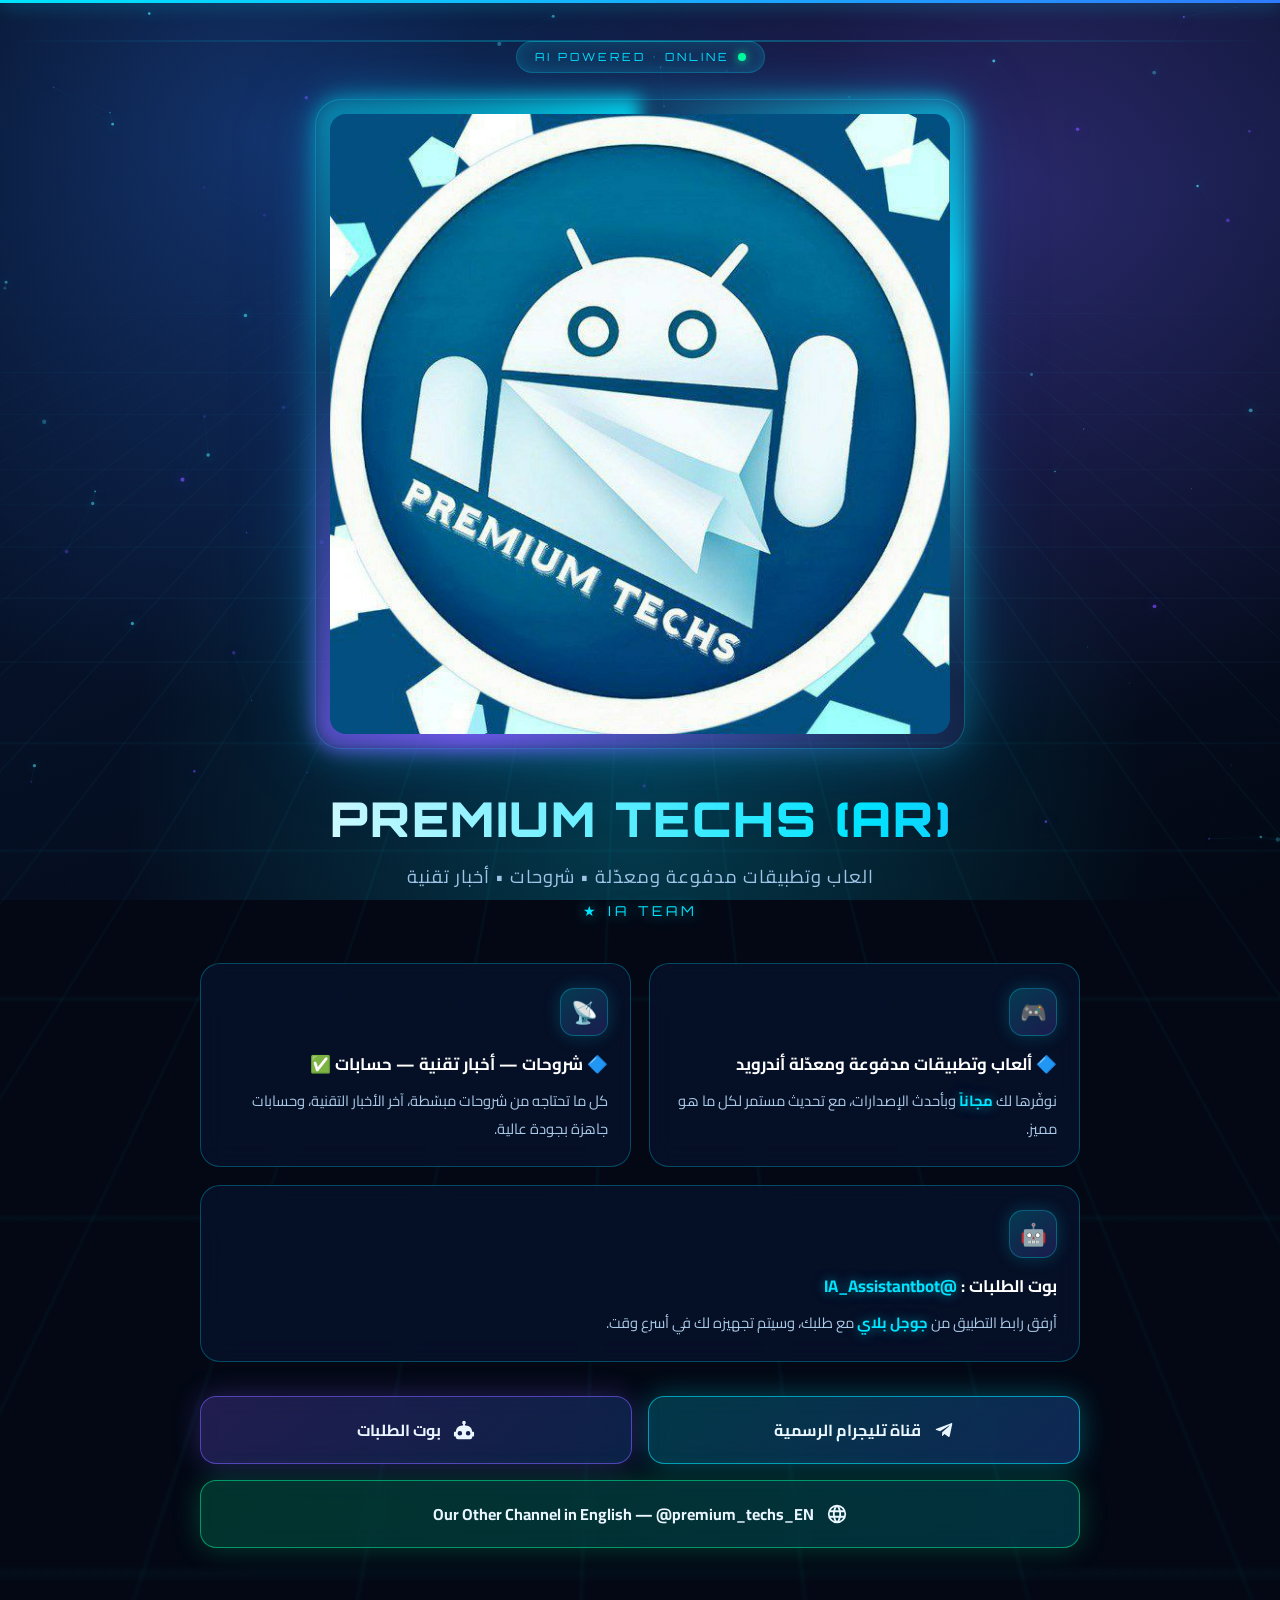
<file: موقع tech.html>
<!DOCTYPE html>
<html lang="ar" dir="rtl">
<head>
<meta charset="UTF-8">
<meta name="viewport" content="width=device-width, initial-scale=1.0">
<title>PREMIUM TECHS (AR) | بريميوم تكس</title>
<link rel="preconnect" href="https://fonts.googleapis.com">
<link rel="preconnect" href="https://fonts.gstatic.com" crossorigin>
<link href="https://fonts.googleapis.com/css2?family=Cairo:wght@400;600;700;900&family=Orbitron:wght@500;700;900&display=swap" rel="stylesheet">
<style>
:root{
  --bg-deep:#030814;
  --bg-mid:#0a1a3a;
  --cyan:#00e5ff;
  --blue:#2f7bff;
  --violet:#7b5cff;
  --glow: 0 0 25px rgba(0,229,255,.55);
  --card-bg: rgba(10,25,60,.45);
  --border: rgba(0,229,255,.28);
}

*{margin:0;padding:0;box-sizing:border-box;}

html,body{height:100%;}

body{
  font-family:'Cairo',sans-serif;
  background:var(--bg-deep);
  color:#eaf6ff;
  min-height:100vh;
  overflow-x:hidden;
  position:relative;
  display:flex;
  flex-direction:column;
  align-items:center;
  padding:40px 18px 70px;
}

/* ====== الخلفية المتحركة ====== */
.bg-layer{position:fixed;inset:0;z-index:-3;
  background:
    radial-gradient(circle at 20% 15%, rgba(47,123,255,.35), transparent 45%),
    radial-gradient(circle at 80% 20%, rgba(123,92,255,.30), transparent 45%),
    radial-gradient(circle at 50% 90%, rgba(0,229,255,.22), transparent 50%),
    linear-gradient(160deg,#030814 0%,#061229 45%,#030814 100%);
  animation:bgShift 18s ease-in-out infinite alternate;
}
@keyframes bgShift{
  0%{filter:hue-rotate(0deg) brightness(1);}
  100%{filter:hue-rotate(28deg) brightness(1.18);}
}

/* شبكة تقنية */
.grid-layer{position:fixed;inset:-50%;z-index:-2;
  background-image:
    linear-gradient(rgba(0,229,255,.07) 1px, transparent 1px),
    linear-gradient(90deg, rgba(0,229,255,.07) 1px, transparent 1px);
  background-size:55px 55px;
  transform:perspective(600px) rotateX(58deg) translateY(0);
  animation:gridMove 12s linear infinite;
  mask-image:radial-gradient(ellipse at 50% 40%, #000 10%, transparent 72%);
  -webkit-mask-image:radial-gradient(ellipse at 50% 40%, #000 10%, transparent 72%);
}
@keyframes gridMove{ to{ background-position:0 55px, 55px 0; } }

/* الجسيمات */
#particles{position:fixed;inset:0;z-index:-1;pointer-events:none;}

/* ====== الهيدر ====== */
.hero{
  width:100%;
  max-width:880px;
  text-align:center;
  position:relative;
  animation:fadeUp .9s ease both;
}

.badge-top{
  display:inline-flex;align-items:center;gap:8px;
  font-family:'Orbitron',sans-serif;
  font-size:.7rem;letter-spacing:3px;
  color:var(--cyan);
  border:1px solid var(--border);
  background:rgba(0,229,255,.07);
  padding:8px 18px;border-radius:50px;
  backdrop-filter:blur(8px);
  margin-bottom:26px;
  box-shadow:0 0 20px rgba(0,229,255,.18) inset;
}
.dot-live{
  width:8px;height:8px;border-radius:50%;
  background:#00ff9d;
  box-shadow:0 0 10px #00ff9d;
  animation:pulse 1.4s infinite;
}
@keyframes pulse{0%,100%{opacity:1;transform:scale(1);}50%{opacity:.35;transform:scale(.7);}}

/* إطار الصورة */
.logo-wrap{
  position:relative;
  display:inline-block;
  padding:14px;
  border-radius:26px;
  margin-bottom:30px;
  background:linear-gradient(145deg, rgba(0,229,255,.14), rgba(123,92,255,.10));
  border:1px solid var(--border);
  backdrop-filter:blur(14px);
  box-shadow:0 0 45px rgba(0,229,255,.30), 0 0 90px rgba(47,123,255,.18);
  animation:floatLogo 5s ease-in-out infinite;
}
@keyframes floatLogo{
  0%,100%{transform:translateY(0);}
  50%{transform:translateY(-12px);}
}
/* الحلقة الدوارة */
.logo-wrap::before{
  content:'';
  position:absolute;inset:-3px;
  border-radius:29px;
  background:conic-gradient(from 0deg, transparent 0%, var(--cyan) 18%, transparent 36%, var(--violet) 58%, transparent 78%, var(--cyan) 100%);
  z-index:-1;
  filter:blur(9px);
  opacity:.85;
  animation:spinRing 6s linear infinite;
}
@keyframes spinRing{ to{ transform:rotate(360deg); } }

.logo-wrap img{
  display:block;
  width:100%;
  max-width:620px;
  border-radius:16px;
  background:#04122b;
}

/* العنوان */
.site-title{
  font-family:'Orbitron',sans-serif;
  font-weight:900;
  font-size:clamp(1.7rem,5.5vw,3rem);
  letter-spacing:2px;
  background:linear-gradient(90deg,#ffffff,#00e5ff,#7b5cff,#00e5ff,#ffffff);
  background-size:300% auto;
  -webkit-background-clip:text;
  background-clip:text;
  color:transparent;
  animation:shine 6s linear infinite;
  margin-bottom:10px;
}
@keyframes shine{ to{ background-position:300% center; } }

.site-sub{
  font-size:clamp(.9rem,2.6vw,1.15rem);
  color:#9fc4e8;
  letter-spacing:1px;
  margin-bottom:8px;
}
.team-line{
  font-family:'Orbitron',sans-serif;
  font-size:.85rem;
  letter-spacing:4px;
  color:var(--cyan);
  text-shadow:0 0 14px rgba(0,229,255,.7);
}

/* ====== البطاقات ====== */
.cards{
  width:100%;
  max-width:880px;
  display:grid;
  grid-template-columns:1fr;
  gap:18px;
  margin-top:44px;
}
@media(min-width:720px){
  .cards{grid-template-columns:1fr 1fr;}
  .card.full{grid-column:1/-1;}
}

.card{
  position:relative;
  background:var(--card-bg);
  border:1px solid var(--border);
  border-radius:20px;
  padding:24px 22px;
  backdrop-filter:blur(14px);
  overflow:hidden;
  transition:transform .35s cubic-bezier(.2,.8,.3,1), box-shadow .35s, border-color .35s;
  animation:fadeUp .8s ease both;
}
.card:nth-child(1){animation-delay:.15s;}
.card:nth-child(2){animation-delay:.28s;}
.card:nth-child(3){animation-delay:.41s;}
.card:nth-child(4){animation-delay:.54s;}
.card:nth-child(5){animation-delay:.67s;}

.card::after{
  content:'';
  position:absolute;top:0;right:-120%;
  width:80%;height:100%;
  background:linear-gradient(100deg,transparent,rgba(0,229,255,.13),transparent);
  transform:skewX(-18deg);
  transition:right .8s ease;
}
.card:hover::after{ right:130%; }

.card:hover{
  transform:translateY(-7px);
  border-color:rgba(0,229,255,.65);
  box-shadow:0 18px 50px rgba(0,0,0,.55), 0 0 35px rgba(0,229,255,.25);
}

.card-icon{
  width:48px;height:48px;
  display:grid;place-items:center;
  border-radius:14px;
  font-size:1.35rem;
  background:linear-gradient(145deg, rgba(0,229,255,.20), rgba(123,92,255,.18));
  border:1px solid var(--border);
  margin-bottom:14px;
  box-shadow:0 0 18px rgba(0,229,255,.20);
}

.card h3{
  font-size:1.05rem;
  font-weight:700;
  line-height:1.7;
  color:#ffffff;
  margin-bottom:8px;
}
.card p{
  font-size:.92rem;
  line-height:1.9;
  color:#a9c9e6;
}

.highlight{
  color:var(--cyan);
  font-weight:700;
  text-shadow:0 0 12px rgba(0,229,255,.55);
}

/* ====== الأزرار ====== */
.actions{
  width:100%;
  max-width:880px;
  display:grid;
  grid-template-columns:1fr;
  gap:16px;
  margin-top:34px;
}
@media(min-width:640px){ .actions{grid-template-columns:1fr 1fr;} }

.btn{
  display:flex;align-items:center;justify-content:center;gap:12px;
  padding:18px 22px;
  border-radius:16px;
  font-weight:700;
  font-size:1rem;
  text-decoration:none;
  color:#eaf6ff;
  border:1px solid var(--border);
  background:rgba(8,22,50,.55);
  backdrop-filter:blur(12px);
  position:relative;
  overflow:hidden;
  transition:transform .3s, box-shadow .3s, background .3s;
}
.btn svg{width:22px;height:22px;fill:currentColor;flex-shrink:0;}

.btn:hover{ transform:translateY(-4px); }

.btn-channel{
  background:linear-gradient(135deg, rgba(0,229,255,.22), rgba(47,123,255,.28));
  border-color:rgba(0,229,255,.6);
  box-shadow:0 0 28px rgba(0,229,255,.30);
}
.btn-channel:hover{ box-shadow:0 0 45px rgba(0,229,255,.60); }

.btn-bot{
  background:linear-gradient(135deg, rgba(123,92,255,.25), rgba(47,123,255,.22));
  border-color:rgba(123,92,255,.6);
  box-shadow:0 0 28px rgba(123,92,255,.30);
}
.btn-bot:hover{ box-shadow:0 0 45px rgba(123,92,255,.60); }

.btn-en{
  background:linear-gradient(135deg, rgba(0,255,157,.18), rgba(0,229,255,.18));
  border-color:rgba(0,255,157,.5);
  box-shadow:0 0 28px rgba(0,255,157,.22);
}
.btn-en:hover{ box-shadow:0 0 45px rgba(0,255,157,.55); }

/* ====== الفوتر ====== */
.footer{
  margin-top:52px;
  text-align:center;
  font-size:.8rem;
  color:#5c7fa5;
  letter-spacing:1px;
  animation:fadeUp 1s .9s ease both;
}
.footer span{color:var(--cyan);}

/* ====== أنيميشن الظهور ====== */
@keyframes fadeUp{
  from{opacity:0;transform:translateY(28px);}
  to{opacity:1;transform:translateY(0);}
}

/* خطوط مضيئة على الجوانب */
.scanline{
  position:fixed;left:0;right:0;height:2px;
  background:linear-gradient(90deg,transparent,rgba(0,229,255,.55),transparent);
  z-index:5;pointer-events:none;
  animation:scan 7s linear infinite;
  opacity:.6;
}
@keyframes scan{
  0%{top:-5%;}
  100%{top:105%;}
}

/* شريط علوي متحرك */
.topbar{
  position:fixed;top:0;left:0;right:0;height:3px;
  background:linear-gradient(90deg,#00e5ff,#2f7bff,#7b5cff,#00e5ff);
  background-size:300% 100%;
  animation:shine 3s linear infinite;
  z-index:10;
  box-shadow:0 0 18px rgba(0,229,255,.8);
}
</style>
</head>
<body>

<div class="bg-layer"></div>
<div class="grid-layer"></div>
<canvas id="particles"></canvas>
<div class="scanline"></div>
<div class="topbar"></div>

<!-- ======= الهيدر ======= -->
<header class="hero">

  <div class="badge-top">
    <span class="dot-live"></span>
    AI POWERED • ONLINE
  </div>

  <div class="logo-wrap">
    <img src="IMG_20260927_183531_095.jpg" alt="PREMIUM TECHS (AR)">
  </div>

  <h1 class="site-title">PREMIUM TECHS (AR)</h1>
  <p class="site-sub">العاب وتطبيقات مدفوعة ومعدّلة • شروحات • أخبار تقنية</p>
  <p class="team-line">IA TEAM ★</p>

</header>

<!-- ======= المحتوى ======= -->
<main class="cards">

  <div class="card">
    <div class="card-icon">🎮</div>
    <h3>🔷 ألعاب وتطبيقات مدفوعة ومعدّلة أندرويد</h3>
    <p>نوفّرها لك <span class="highlight">مجاناً</span> وبأحدث الإصدارات، مع تحديث مستمر لكل ما هو مميز.</p>
  </div>

  <div class="card">
    <div class="card-icon">📡</div>
    <h3>🔷 شروحات — أخبار تقنية — حسابات ✅</h3>
    <p>كل ما تحتاجه من شروحات مبسّطة، آخر الأخبار التقنية، وحسابات جاهزة بجودة عالية.</p>
  </div>

  <div class="card full">
    <div class="card-icon">🤖</div>
    <h3>بوت الطلبات : <span class="highlight">@IA_Assistantbot</span></h3>
    <p>أرفق رابط التطبيق من <span class="highlight">جوجل بلاي</span> مع طلبك، وسيتم تجهيزه لك في أسرع وقت.</p>
  </div>

</main>

<!-- ======= الأزرار ======= -->
<div class="actions">

  <a class="btn btn-channel" href="https://t.me/+ij7-LS669ahhMDFk" target="_blank" rel="noopener">
    <svg viewBox="0 0 24 24"><path d="M9.78 18.65l.28-4.23 7.68-6.92c.34-.31-.07-.46-.52-.19L7.74 13.3 3.64 12c-.88-.25-.89-.86.2-1.3l15.97-6.16c.73-.33 1.43.18 1.15 1.3l-2.72 12.81c-.19.91-.74 1.13-1.5.71L12.6 16.3l-1.99 1.93c-.23.23-.42.42-.83.42z"/></svg>
    قناة تليجرام الرسمية
  </a>

  <a class="btn btn-bot" href="https://t.me/IA_Assistantbot" target="_blank" rel="noopener">
    <svg viewBox="0 0 24 24"><path d="M12 2a2 2 0 0 1 2 2c0 .74-.4 1.39-1 1.73V7h1a7 7 0 0 1 7 7h1a1 1 0 0 1 1 1v3a1 1 0 0 1-1 1h-1v1a2 2 0 0 1-2 2H5a2 2 0 0 1-2-2v-1H2a1 1 0 0 1-1-1v-3a1 1 0 0 1 1-1h1a7 7 0 0 1 7-7h1V5.73c-.6-.34-1-.99-1-1.73a2 2 0 0 1 2-2M7.5 13A2.5 2.5 0 0 0 5 15.5 2.5 2.5 0 0 0 7.5 18 2.5 2.5 0 0 0 10 15.5 2.5 2.5 0 0 0 7.5 13m9 0a2.5 2.5 0 0 0-2.5 2.5 2.5 2.5 0 0 0 2.5 2.5 2.5 2.5 0 0 0 2.5-2.5 2.5 2.5 0 0 0-2.5-2.5z"/></svg>
    بوت الطلبات
  </a>

  <a class="btn btn-en" href="https://t.me/premium_techs_EN" target="_blank" rel="noopener" style="grid-column:1/-1;">
    <svg viewBox="0 0 24 24"><path d="M12 2a10 10 0 1 0 0 20 10 10 0 0 0 0-20m6.93 6h-2.95a15.6 15.6 0 0 0-1.38-3.56A8 8 0 0 1 18.93 8M12 4.04c.83 1.2 1.48 2.53 1.91 3.96h-3.82c.43-1.43 1.08-2.76 1.91-3.96M4.26 14A8 8 0 0 1 4 12c0-.69.1-1.36.26-2h3.38a17 17 0 0 0 0 4zm.82 2h2.95c.32 1.25.78 2.45 1.38 3.56A8 8 0 0 1 5.08 16m2.95-8H5.08a8 8 0 0 1 4.33-3.56A15.6 15.6 0 0 0 8.03 8M12 19.96c-.83-1.2-1.48-2.53-1.91-3.96h3.82c-.43 1.43-1.08 2.76-1.91 3.96M14.34 14H9.66a15 15 0 0 1 0-4h4.68a15 15 0 0 1 0 4m.25 5.56c.6-1.11 1.06-2.31 1.38-3.56h2.95a8 8 0 0 1-4.33 3.56M16.36 14a17 17 0 0 0 0-4h3.38c.16.64.26 1.31.26 2s-.1 1.36-.26 2z"/></svg>
    Our Other Channel in English — @premium_techs_EN
  </a>

</div>

<!-- ======= الفوتر ======= -->
<footer class="footer">
  © <span>PREMIUM TECHS</span> — IA TEAM ★ جميع الحقوق محفوظة
</footer>

<!-- ======= سكربت الجسيمات ======= -->
<script>
const canvas = document.getElementById('particles');
const ctx = canvas.getContext('2d');
let W, H, particles = [];
const COUNT = window.innerWidth < 700 ? 45 : 90;

function resize(){
  W = canvas.width = window.innerWidth;
  H = canvas.height = window.innerHeight;
}
resize();
window.addEventListener('resize', resize);

class Particle{
  constructor(){ this.reset(true); }
  reset(init){
    this.x = Math.random() * W;
    this.y = init ? Math.random() * H : H + 10;
    this.r = Math.random() * 1.8 + 0.4;
    this.speed = Math.random() * 0.5 + 0.15;
    this.drift = (Math.random() - 0.5) * 0.35;
    this.alpha = Math.random() * 0.6 + 0.15;
    this.hue = Math.random() > 0.5 ? 188 : 255;
  }
  update(){
    this.y -= this.speed;
    this.x += this.drift;
    if(this.y < -10 || this.x < -10 || this.x > W + 10) this.reset(false);
  }
  draw(){
    ctx.beginPath();
    ctx.arc(this.x, this.y, this.r, 0, Math.PI * 2);
    ctx.fillStyle = `hsla(${this.hue}, 100%, 65%, ${this.alpha})`;
    ctx.shadowBlur = 12;
    ctx.shadowColor = `hsla(${this.hue}, 100%, 60%, 0.9)`;
    ctx.fill();
    ctx.shadowBlur = 0;
  }
}

for(let i = 0; i < COUNT; i++) particles.push(new Particle());

function connect(){
  for(let i = 0; i < particles.length; i++){
    for(let j = i + 1; j < particles.length; j++){
      const dx = particles[i].x - particles[j].x;
      const dy = particles[i].y - particles[j].y;
      const d = Math.sqrt(dx*dx + dy*dy);
      if(d < 120){
        ctx.beginPath();
        ctx.moveTo(particles[i].x, particles[i].y);
        ctx.lineTo(particles[j].x, particles[j].y);
        ctx.strokeStyle = `rgba(0,229,255,${0.10 * (1 - d/120)})`;
        ctx.lineWidth = 0.6;
        ctx.stroke();
      }
    }
  }
}

function loop(){
  ctx.clearRect(0, 0, W, H);
  particles.forEach(p => { p.update(); p.draw(); });
  connect();
  requestAnimationFrame(loop);
}
loop();
</script>

</body>
</html>
</file>
<file: css/style.css>
:root[data-theme="dark"] {
    color-scheme: dark;
    background-color: #011b33;
    --bg-primary: rgba(1, 27, 51, 0.7);
    --bg-secondary: rgba(2, 71, 115, 0.5);
    --bg-tertiary: rgba(17, 166, 212, 0.15);
    --text-primary: #ffffff;
    --text-secondary: #9dbbd4;
    --accent-color: #00a8e8; /* Cyan */
    --accent-hover: #45c4eb;
    --border-color: rgba(0, 168, 232, 0.2);
    --modal-bg: rgba(1, 20, 38, 0.9);
    --shadow: 0 8px 32px 0 rgba(0, 0, 0, 0.6);
    --nav-bg: rgba(2, 18, 33, 0.85);
    --glass-blur: blur(16px);
}

:root[data-theme="light"] {
    color-scheme: light;
    background-color: #e0f7fa;
    --bg-primary: rgba(255, 255, 255, 0.85);
    --bg-secondary: rgba(230, 248, 255, 0.7);
    --bg-tertiary: rgba(17, 166, 212, 0.15);
    --text-primary: #012b48;
    --text-secondary: #587994;
    --accent-color: #035b8f;
    --accent-hover: #00a8e8;
    --border-color: rgba(17, 166, 212, 0.3);
    --modal-bg: rgba(255, 255, 255, 0.95);
    --shadow: 0 8px 32px 0 rgba(17, 166, 212, 0.25);
    --nav-bg: rgba(255, 255, 255, 0.9);
    --glass-blur: blur(20px);
}

* {
    margin: 0;
    padding: 0;
    box-sizing: border-box;
}

/* Instant Touch & Tap Latency Elimination */
button, a, input, select, textarea,
.nav-item, .desktop-tab, .app-card, .category-card, 
.util-btn, .action-btn, .card-install-btn, .close-modal, .icon-btn, .download-btn {
    touch-action: manipulation;
    -webkit-tap-highlight-color: transparent;
}

/* Instant Tactile Micro-Feedback on Press/Tap (0ms) */
.nav-item:active i {
    transform: scale(0.82) !important;
}
.desktop-tab:active {
    opacity: 0.7;
    transform: scale(0.96);
}
.icon-btn:active,
.util-btn:active,
.action-btn:active,
.card-install-btn:active,
.download-btn:active,
.close-modal:active {
    transform: scale(0.95) !important;
    filter: brightness(1.15);
}
.category-card:active {
    transform: scale(0.96) !important;
}
.app-card:active {
    transform: scale(0.98);
}

html {
    background-color: #011b33;
    background: linear-gradient(135deg, #011b33 0%, #024773 50%, #00a8e8 100%);
    background-attachment: fixed;
    background-size: cover;
    min-height: 100%;
}

:root[data-theme="light"] html,
html[data-theme="light"] {
    background-color: #e0f7fa;
    background: linear-gradient(135deg, #e0f7fa 0%, #b2ebf2 50%, #4dd0e1 100%);
    background-attachment: fixed;
    background-size: cover;
}

/* Typography Scale Floor */
h1 { font-size: 1.85rem; font-weight: 800; line-height: 1.25; }
h2 { font-size: 1.45rem; font-weight: 800; line-height: 1.3; }
h3 { font-size: 1.18rem; font-weight: 700; line-height: 1.35; }
h4 { font-size: 0.98rem; font-weight: 700; line-height: 1.4; }

body {
    background: transparent;
    color: var(--text-primary);
    font-family: 'Cairo', 'Inter', system-ui, sans-serif;
    min-height: 100vh;
    overflow-x: hidden;
    padding-bottom: 80px; /* Space for bottom nav */
}

:root[data-theme="light"] body {
    background: transparent;
}

/* Floating Geometric Shapes */
.bg-shapes {
    position: fixed;
    top: 0; left: 0; width: 100vw; height: 100vh;
    z-index: 0;
    overflow: hidden;
    pointer-events: none;
}

.shape {
    position: absolute;
    background: rgba(255, 255, 255, 0.08);
    border: 1px solid rgba(255, 255, 255, 0.15);
    clip-path: polygon(50% 0%, 100% 38%, 82% 100%, 18% 100%, 0% 38%);
    animation: float 25s infinite linear;
}
:root[data-theme="light"] .shape {
    background: rgba(17, 166, 212, 0.1);
    border: 1px solid rgba(17, 166, 212, 0.2);
}

.shape-1 { width: 120px; height: 120px; left: 10%; top: -10%; animation-duration: 22s; }
.shape-2 { width: 180px; height: 180px; left: 75%; top: 40%; animation-duration: 35s; opacity: 0.6; }
.shape-3 { width: 70px; height: 70px; left: 35%; top: 85%; animation-duration: 18s; }
.shape-4 { width: 250px; height: 250px; left: -10%; top: 50%; animation-duration: 45s; opacity: 0.4; clip-path: polygon(25% 0%, 100% 0%, 75% 100%, 0% 100%); }
.shape-5 { width: 90px; height: 90px; left: 85%; top: -5%; animation-duration: 28s; }
.shape-6 { width: 140px; height: 140px; left: 45%; top: 15%; animation-duration: 32s; opacity: 0.5; clip-path: polygon(50% 0%, 0% 100%, 100% 100%); }

@keyframes float {
    0% { transform: translateY(0) rotate(0deg); }
    100% { transform: translateY(-120vh) rotate(360deg); }
}

/* Header */
.top-header {
    background: var(--bg-primary);
    backdrop-filter: var(--glass-blur);
    -webkit-backdrop-filter: var(--glass-blur);
    border-bottom: 1px solid var(--border-color);
    position: fixed;
    top: 0;
    left: 0;
    right: 0;
    width: 100%;
    z-index: 1000;
    box-sizing: border-box;
    padding: 0.5rem 1rem 0.5rem;
    box-shadow: 0 4px 20px rgba(0,0,0,0.2);
    transition: padding 0.28s cubic-bezier(0.16, 1, 0.3, 1), box-shadow 0.25s ease;
    transform: translateZ(0);
    will-change: transform;
}

.top-header.header-minimized {
    padding: 0.4rem 1rem;
    box-shadow: 0 2px 14px rgba(0, 0, 0, 0.35);
}

.nav-container {
    max-width: 1200px;
    margin: 0 auto;
    display: flex;
    align-items: center;
    justify-content: space-between;
    padding: 0.5rem 0 0.5rem;
    gap: 1rem;
    flex-wrap: wrap;
    transition: padding 0.25s ease;
}

.top-header.header-minimized .nav-container {
    padding: 0;
    margin: 0 auto;
    flex-wrap: nowrap;
    row-gap: 0;
    gap: 0 0.75rem;
    align-items: center;
    min-height: 40px;
}

/* Fixed Header Spacer to prevent layout shifts */
.header-spacer {
    height: 155px;
    width: 100%;
    pointer-events: none;
    flex-shrink: 0;
}
@media (min-width: 768px) {
    .header-spacer {
        height: 145px;
    }
}

.nav-brand { order: 1; }
.nav-actions { order: 2; }

.search-container {
    order: 3;
    width: 100%;
}


.nav-brand {
    display: flex;
    align-items: center;
    gap: 0.75rem;
}


.logo-container {
    position: relative;
    display: inline-flex;
    align-items: center;
    justify-content: center;
}

.logo-glow {
    position: absolute;
    width: 100%;
    height: 100%;
    background: transparent;
    border-radius: 50%;
    box-shadow: 0 4px 16px rgba(0, 0, 0, 0.3);
    z-index: 0;
}

.brand-logo {
    width: 44px;
    height: 44px;
    border-radius: 50%;
    border: 2px solid var(--accent-color);
    box-shadow: 0 2px 10px rgba(0, 0, 0, 0.25);
    object-fit: cover;
    position: relative;
    z-index: 1;
    transition: all 0.3s ease;
}

.brand-text {
    font-size: 1.4rem;
    font-weight: 800;
    color: var(--text-primary);
    text-shadow: 0 2px 4px rgba(0,0,0,0.3);
}

.nav-actions { display: flex; align-items: center; gap: 0.5rem; }
.icon-btn {
    background: rgba(255, 255, 255, 0.05);
    border: 1px solid var(--border-color);
    color: var(--text-secondary);
    font-size: 1.2rem;
    cursor: pointer;
    border-radius: 50%;
    width: 40px;
    height: 40px;
    display: flex;
    align-items: center;
    justify-content: center;
    transition: all 0.3s;
}
.icon-btn:hover { background: var(--accent-color); color: white; transform: translateY(-2px); }

.search-container {
    max-width: 1200px;
    margin: 0 auto;
    transition: max-height 0.28s cubic-bezier(0.16, 1, 0.3, 1),
                max-width 0.28s cubic-bezier(0.16, 1, 0.3, 1),
                opacity 0.22s ease,
                margin 0.28s ease,
                transform 0.28s cubic-bezier(0.16, 1, 0.3, 1);
}

.top-header.header-minimized .search-container {
    max-height: 0;
    opacity: 0;
    margin-top: 0;
    margin-bottom: 0;
    overflow: hidden;
    pointer-events: none;
    transform: translateY(-8px);
}
.search-bar { position: relative; display: flex; align-items: center; }
.search-bar input {
    width: 100%;
    padding: 0.8rem 1rem 0.8rem 2.5rem;
    border-radius: 12px;
    border: 1px solid var(--border-color);
    background: rgba(255, 255, 255, 0.08);
    color: var(--text-primary);
    font-size: 1rem;
    font-family: inherit;
    outline: none;
    transition: all 0.3s;
}
:root[dir="rtl"] .search-bar input { padding: 0.8rem 2.5rem 0.8rem 1rem; }
.search-bar input:focus { background: var(--bg-secondary); border-color: var(--accent-color); }
.search-icon { position: absolute; color: var(--text-secondary); left: 1rem; z-index: 10; }
:root[dir="rtl"] .search-icon { left: auto; right: 1rem; }

/* Desktop Tabs */
.desktop-tabs-wrapper {
    display: none;
}
.desktop-tabs {
    display: none; /* hidden on mobile */
    gap: 0.5rem;
    overflow-x: auto;
    scrollbar-width: none;
}
.desktop-tabs::-webkit-scrollbar { display: none; }
.desktop-tab {
    background: none;
    border: none;
    color: var(--text-secondary);
    font-size: 1.1rem;
    font-weight: 800;
    cursor: pointer;
    padding: 0.5rem 1rem;
    position: relative;
    transition: color 0.3s;
    font-family: inherit;
    white-space: nowrap;
}
.desktop-tab:hover, .desktop-tab.active {
    color: var(--text-primary);
}
.desktop-tab.active::after {
    content: '';
    position: absolute;
    bottom: -2px;
    left: 0;
    right: 0;
    height: 3px;
    background-color: var(--accent-color);
    border-radius: 3px;
    box-shadow: 0 2px 6px rgba(0, 0, 0, 0.3);
}

@media (min-width: 768px) {
    .top-header .nav-container {
        max-width: 98%; /* Push to the corners on big screens */
    }
    .brand-logo {
        width: 72px;
        height: 72px;
        border-width: 3px;
        box-shadow: 0 4px 16px rgba(0, 0, 0, 0.3);
    }
    .brand-text {
        font-size: 1.8rem;
    }
    .nav-container {
        flex-wrap: nowrap;
        gap: 1.5rem;
    }
    .nav-brand { order: 1; margin-left: auto; margin-right: 0; }
    :root[dir="ltr"] .nav-brand { margin-left: 0; margin-right: auto; }
    
    .desktop-tabs-wrapper {
        order: 2;
        display: flex;
        width: auto;
        margin-top: 0;
    }
    .desktop-tabs {
        display: flex;
        justify-content: center;
        gap: 0.5rem;
    }
    .desktop-tab {
        font-size: 1rem;
        padding: 0.5rem;
    }
    
    .search-container {
        order: 3;
        width: auto;
        flex: 1;
        max-width: 400px;
        margin: 0;
    }
    
    .nav-actions { order: 4; }

    /* Desktop Minimized Header on Scroll Down */
    .top-header.header-minimized .search-container {
        max-width: 0;
        max-height: 48px;
        opacity: 0;
        margin: 0;
        padding: 0;
        overflow: hidden;
        pointer-events: none;
        transform: scale(0.9);
    }
    .top-header.header-minimized .brand-logo {
        width: 50px;
        height: 50px;
    }
    .top-header.header-minimized .brand-text {
        font-size: 1.45rem;
    }
}

/* Main Content Layout - Ultra-wide & Adaptive for all PC scales */
.main-content {
    max-width: 1200px;
    margin: 0 auto;
    padding: 1.5rem 1rem;
    position: relative;
    z-index: 1;
    transition: max-width 0.2s ease;
}

@media (min-width: 1024px) {
    .main-content {
        max-width: min(96%, 1760px);
        width: 100%;
        padding: 1.5rem clamp(1rem, 2.5vw, 2.5rem);
        box-sizing: border-box;
    }
}
@media (min-width: 1600px) {
    .main-content {
        max-width: min(96%, 2000px);
    }
}
.page { display: none; animation: fadeIn 0.3s ease; }
.page.active { display: block; }

@keyframes fadeIn {
    from { opacity: 0; transform: translateY(10px); }
    to { opacity: 1; transform: translateY(0); }
}

.section-title {
    font-size: 1.4rem;
    font-weight: 800;
    margin-bottom: 1.25rem;
    color: var(--text-primary);
    letter-spacing: -0.01em;
}
:root[dir="ltr"] .section-title { border: none; padding: 0; }

/* Banners Slider */
.banners-slider {
    display: flex;
    overflow-x: auto;
    gap: 1rem;
    padding-bottom: 0.5rem;
    scroll-snap-type: x mandatory;
    margin-bottom: 1rem;
}
.banners-slider::-webkit-scrollbar { display: none; }

.banner {
    min-width: 90%;
    height: 200px;
    border-radius: 22px;
    background: var(--surface-color);
    scroll-snap-align: center;
    position: relative;
    overflow: hidden;
    display: block;
    padding: 0;
    box-shadow: 0 6px 20px rgba(0, 0, 0, 0.4);
    text-decoration: none;
    cursor: pointer;
    border: 1px solid rgba(255, 255, 255, 0.1);
    transition: transform 0.35s cubic-bezier(0.16, 1, 0.3, 1), box-shadow 0.35s cubic-bezier(0.16, 1, 0.3, 1);
}
.banner:hover {
    transform: translateY(-3px);
    box-shadow: 0 12px 35px rgba(0, 0, 0, 0.6), 0 0 25px rgba(17, 166, 212, 0.2);
}
.banner-img {
    position: absolute;
    top: 0; left: 0; width: 100%; height: 100%;
    object-fit: cover;
    z-index: 0;
    transition: transform 0.6s cubic-bezier(0.16, 1, 0.3, 1);
}
.banner:hover .banner-img,
.banner:hover .banner-slide img {
    transform: scale(1.03);
}

/* Remove dark overlay crushing the art */
.banner-overlay,
.banner-slide .banner-overlay {
    display: none !important;
}

@media (min-width: 768px) {
    .banners-slider {
        gap: 1.5rem;
        padding-bottom: 0.75rem;
        margin-bottom: 1.5rem;
        scroll-padding: 0 1.5rem;
    }
    .banner { 
        min-width: clamp(540px, 62%, 920px); 
        height: clamp(280px, 24vw, 380px); 
        border-radius: 26px;
        box-shadow: 0 8px 28px rgba(0, 0, 0, 0.45);
    }
    .banner-content {
        max-width: 48% !important;
        padding: 1.15rem 1.4rem !important;
        bottom: 20px !important;
        left: 24px !important;
    }
    .banner-title { 
        font-size: clamp(1.25rem, 1.8vw, 1.95rem) !important; 
        line-height: 1.3;
        margin-bottom: 0.35rem;
        -webkit-line-clamp: 2 !important;
    }
    .banner-subtitle { 
        font-size: clamp(0.85rem, 1.1vw, 1.05rem) !important; 
    }
    .banner-badge {
        font-size: 0.78rem !important;
        padding: 4px 13px !important;
    }
    .banner-cta {
        font-size: 0.82rem !important;
        padding: 6px 16px !important;
    }
}
@media (min-width: 1440px) {
    .banner {
        min-width: clamp(680px, 64%, 1080px);
        height: clamp(320px, 25vw, 420px);
    }
}

.banner-indicators {
    position: absolute;
    top: 14px;
    left: 18px;
    display: flex;
    gap: 6px;
    z-index: 10;
    pointer-events: auto;
}
:root[dir="rtl"] .banner-indicators {
    left: 18px;
    right: auto;
}
.banner-indicator-dot {
    width: 22px;
    height: 4px;
    border-radius: 2px;
    background: rgba(255, 255, 255, 0.3);
    border: none;
    padding: 0;
    cursor: pointer;
    outline: none;
    transition: all 0.35s cubic-bezier(0.16, 1, 0.3, 1);
}
.banner-indicator-dot:hover {
    background: rgba(255, 255, 255, 0.65);
}
.banner-indicator-dot.active {
    background: #38bdf8;
    width: 36px;
    box-shadow: 0 0 10px rgba(56, 189, 248, 0.7);
}

/* Frosted Glass Cockpit Panel: Anchored on Left so it NEVER covers 3D art on Right */
.banner-content { 
    z-index: 3; 
    position: absolute; 
    bottom: 14px;
    left: 16px;
    max-width: 54%;
    background: linear-gradient(135deg, rgba(8, 14, 26, 0.82) 0%, rgba(15, 23, 42, 0.58) 100%);
    border: 1px solid rgba(255, 255, 255, 0.16);
    backdrop-filter: blur(16px);
    -webkit-backdrop-filter: blur(16px);
    border-radius: 18px;
    padding: 0.85rem 1.05rem;
    box-shadow: 0 10px 30px rgba(0, 0, 0, 0.55), 0 0 20px rgba(0, 0, 0, 0.2);
    display: flex;
    flex-direction: column;
    align-items: flex-start;
    box-sizing: border-box;
}
:root[dir="rtl"] .banner-content {
    left: 16px;
    right: auto;
    align-items: flex-start;
    text-align: right;
    direction: rtl;
}

.banner-badge {
    display: inline-flex;
    align-items: center;
    gap: 6px;
    padding: 3px 10px;
    border-radius: 20px;
    background: rgba(17, 166, 212, 0.25);
    border: 1px solid rgba(56, 189, 248, 0.45);
    backdrop-filter: blur(8px);
    -webkit-backdrop-filter: blur(8px);
    font-size: 0.72rem;
    font-weight: 700;
    color: #7dd3fc;
    letter-spacing: 0.02em;
    margin-bottom: 5px;
    width: fit-content;
}

.banner-title {
    font-size: 1.25rem;
    font-weight: 800;
    color: #ffffff;
    margin: 0 0 4px 0;
    line-height: 1.3;
    text-shadow: 0 2px 8px rgba(0, 0, 0, 0.6);
    display: -webkit-box;
    -webkit-line-clamp: 2;
    -webkit-box-orient: vertical;
    overflow: hidden;
    text-overflow: ellipsis;
    max-width: 100%;
    unicode-bidi: plaintext;
    text-align: start;
}

.banner-subtitle {
    font-size: 0.8rem;
    color: rgba(255, 255, 255, 0.9);
    font-weight: 500;
    margin: 0 0 8px 0;
    line-height: 1.35;
    text-shadow: 0 1px 4px rgba(0, 0, 0, 0.5);
    display: -webkit-box;
    -webkit-line-clamp: 1;
    -webkit-box-orient: vertical;
    overflow: hidden;
    text-overflow: ellipsis;
    max-width: 100%;
}

.banner-cta {
    display: inline-flex;
    align-items: center;
    gap: 6px;
    font-size: 0.75rem;
    font-weight: 700;
    color: #ffffff;
    background: rgba(255, 255, 255, 0.12);
    border: 1px solid rgba(255, 255, 255, 0.25);
    padding: 4px 12px;
    border-radius: 8px;
    backdrop-filter: blur(6px);
    -webkit-backdrop-filter: blur(6px);
    transition: all 0.25s ease;
    width: fit-content;
}
.banner:hover .banner-cta {
    background: rgba(56, 189, 248, 0.35);
    border-color: rgba(56, 189, 248, 0.7);
    color: #38bdf8;
    transform: translateX(3px);
}
:root[dir="rtl"] .banner:hover .banner-cta {
    transform: translateX(-3px);
}

.banner-slide {
    position: absolute;
    top: 0; left: 0;
    width: 100%; height: 100%;
    opacity: 0;
    transition: opacity 0.8s ease-in-out;
    pointer-events: none;
    z-index: 1;
    display: flex;
    align-items: flex-end;
    box-sizing: border-box;
}
.banner-slide.active {
    opacity: 1;
    pointer-events: auto;
    z-index: 2;
}
.banner-slide.active .banner-badge {
    animation: bannerReveal 0.45s cubic-bezier(0.16, 1, 0.3, 1) both;
}
.banner-slide.active .banner-title {
    animation: bannerReveal 0.55s cubic-bezier(0.16, 1, 0.3, 1) 0.06s both;
}
.banner-slide.active .banner-subtitle {
    animation: bannerReveal 0.65s cubic-bezier(0.16, 1, 0.3, 1) 0.12s both;
}
.banner-slide.active .banner-cta {
    animation: bannerReveal 0.75s cubic-bezier(0.16, 1, 0.3, 1) 0.18s both;
}

@keyframes bannerReveal {
    from {
        opacity: 0;
        transform: translateY(10px);
        filter: blur(3px);
    }
    to {
        opacity: 1;
        transform: translateY(0);
        filter: blur(0);
    }
}
}
.banner-slide img {
    position: absolute;
    top: 0; left: 0; width: 100%; height: 100%;
    object-fit: cover;
    z-index: -1;
}
.banner-slide .banner-overlay {
    position: absolute;
    top: 0; left: 0; width: 100%; height: 100%;
    background: linear-gradient(to top, rgba(0,0,0,0.8), rgba(0,0,0,0.2));
    z-index: -1;
}

/* Apps Grid */
.apps-grid {
    display: grid;
    grid-template-columns: repeat(auto-fill, minmax(130px, 1fr));
    gap: 1.25rem;
}

/* App Card (Redesigned for modern App Store look) */
.app-card {
    display: flex;
    flex-direction: column;
    align-items: center;
    text-align: center;
    background: rgba(1, 27, 51, 0.88);
    border: 1px solid var(--border-color);
    border-radius: 18px;
    box-shadow: 0 4px 14px rgba(0,0,0,0.18);
    padding: 0.9rem;
    cursor: pointer;
    transition: transform 0.18s ease, box-shadow 0.18s ease, border-color 0.18s ease;
    position: relative;
}
:root[data-theme="light"] .app-card {
    background: rgba(255, 255, 255, 0.95);
}
.app-card:hover {
    transform: translateY(-4px);
    box-shadow: 0 8px 24px rgba(0, 0, 0, 0.3);
    border-color: var(--accent-color);
    background: var(--bg-secondary);
}

.card-icon {
    width: 72px;
    height: 72px;
    aspect-ratio: 1;
    border-radius: 18px;
    object-fit: cover;
    background-color: var(--bg-tertiary);
    margin-bottom: 0.65rem;
    box-shadow: 0 3px 10px rgba(0,0,0,0.22);
}
.card-icon.fallback {
    display: flex;
    align-items: center;
    justify-content: center;
    font-size: 2.5rem;
    color: var(--accent-color);
}
.card-info {
    width: 100%;
    margin-bottom: 0.75rem;
    display: flex;
    flex-direction: column;
    gap: 0.2rem;
}
.card-rating-badge {
    position: absolute;
    top: 8px;
    right: 8px;
    display: inline-flex;
    align-items: center;
    gap: 0.25rem;
    padding: 0.2rem 0.5rem;
    background: rgba(0, 15, 30, 0.75);
    border: 1px solid rgba(255, 183, 3, 0.35);
    border-radius: 20px;
    font-size: 0.74rem;
    font-weight: 800;
    color: #ffb703;
    line-height: 1;
    z-index: 4;
    box-shadow: 0 2px 8px rgba(0, 0, 0, 0.3);
    backdrop-filter: blur(8px);
    -webkit-backdrop-filter: blur(8px);
    pointer-events: none;
}
.card-rating-badge i {
    font-size: 0.65rem;
    color: #ffb703;
}
:root[data-theme="light"] .card-rating-badge {
    background: rgba(255, 255, 255, 0.9);
    border-color: rgba(255, 183, 3, 0.5);
    box-shadow: 0 2px 6px rgba(0, 0, 0, 0.1);
}
:root[dir="ltr"] .card-rating-badge {
    right: auto;
    left: 8px;
}
:root[dir="rtl"] .card-rating-badge {
    left: auto;
    right: 8px;
}
.card-title {
    font-size: 0.95rem;
    font-weight: 700;
    color: var(--text-primary);
    display: -webkit-box;
    -webkit-line-clamp: 2;
    -webkit-box-orient: vertical;
    overflow: hidden;
    text-overflow: ellipsis;
    white-space: normal;
    line-height: 1.35;
    min-height: 2.6em;
    word-break: break-word;
    width: 100%;
}
.card-desc,
.card-category {
    font-size: 0.76rem;
    color: var(--text-secondary);
    font-weight: 500;
    line-height: 1.38;
    height: 2.76em;
    min-height: 2.76em;
    display: -webkit-box;
    -webkit-line-clamp: 2;
    -webkit-box-orient: vertical;
    overflow: hidden;
    text-overflow: ellipsis;
    white-space: normal;
    word-break: break-word;
    margin-top: 0.15rem;
}
.card-install-btn {
    width: 100%;
    background: rgba(0, 168, 232, 0.12);
    color: var(--accent-color);
    border: 1px solid var(--accent-color);
    padding: 0.45rem 0.6rem;
    border-radius: 12px;
    font-weight: 700;
    text-decoration: none;
    font-size: 0.85rem;
    transition: all 0.2s;
    display: inline-flex;
    align-items: center;
    justify-content: center;
    gap: 0.35rem;
}
.card-install-btn:hover {
    background: var(--accent-color);
    color: white;
}

/* Categories Grid */
.categories-grid {
    display: grid;
    grid-template-columns: repeat(auto-fill, minmax(320px, 1fr));
    gap: 1.15rem;
    margin-top: 0.75rem;
}

.category-card {
    background: rgba(1, 27, 51, 0.88);
    border-radius: 20px;
    padding: 1.15rem 1.25rem;
    display: flex;
    flex-direction: column;
    gap: 0.75rem;
    border: 1px solid var(--border-color);
    cursor: pointer;
    transition: transform 0.2s cubic-bezier(0.16, 1, 0.3, 1),
                background 0.2s ease,
                border-color 0.2s ease,
                box-shadow 0.2s ease;
    text-align: right;
    box-shadow: 0 4px 14px rgba(0, 0, 0, 0.16);
    position: relative;
    overflow: hidden;
}
:root[dir="ltr"] .category-card {
    text-align: left;
}

:root[data-theme="light"] .category-card {
    background: rgba(255, 255, 255, 0.95);
    box-shadow: 0 4px 14px rgba(0, 0, 0, 0.06);
}

.category-card:hover {
    background: rgba(0, 168, 232, 0.08);
    border-color: var(--accent-color);
    transform: translateY(-2px);
    box-shadow: 0 8px 24px rgba(0, 0, 0, 0.25);
}

.category-card:active {
    transform: scale(0.98);
}

.cat-card-header {
    display: flex;
    align-items: center;
    gap: 0.85rem;
    width: 100%;
}

.cat-icon-badge {
    width: 46px;
    height: 46px;
    min-width: 46px;
    border-radius: 14px;
    background: rgba(0, 168, 232, 0.12);
    border: 1px solid rgba(0, 168, 232, 0.25);
    display: flex;
    align-items: center;
    justify-content: center;
    flex-shrink: 0;
    transition: all 0.2s ease;
}

.category-card:hover .cat-icon-badge {
    background: var(--accent-color);
    border-color: var(--accent-color);
    transform: scale(1.05);
}

.cat-icon-badge i {
    font-size: 1.3rem;
    color: var(--accent-color);
    transition: color 0.2s ease;
}

.category-card:hover .cat-icon-badge i {
    color: #ffffff;
}

.cat-info {
    flex: 1;
    min-width: 0;
    display: flex;
    flex-direction: column;
    gap: 0.2rem;
}

.cat-name {
    font-size: 1.05rem;
    font-weight: 800;
    color: var(--text-primary);
    line-height: 1.25;
    margin: 0;
}

.cat-count {
    font-size: 0.78rem;
    color: var(--accent-color);
    font-weight: 700;
}

.cat-arrow {
    font-size: 0.85rem;
    color: var(--text-secondary);
    opacity: 0.6;
    transition: all 0.2s ease;
    flex-shrink: 0;
}

.category-card:hover .cat-arrow {
    opacity: 1;
    color: var(--accent-color);
    transform: translateX(-3px);
}
:root[dir="ltr"] .category-card:hover .cat-arrow {
    transform: translateX(3px);
}

.cat-desc {
    margin: 0;
    font-size: 0.86rem;
    color: var(--text-secondary);
    line-height: 1.55;
}

/* Bottom Navigation */
.bottom-nav {
    position: fixed;
    bottom: 0;
    left: 0;
    width: 100%;
    background: var(--nav-bg);
    backdrop-filter: blur(20px);
    -webkit-backdrop-filter: blur(20px);
    border-top: 1px solid rgba(255, 255, 255, 0.08);
    display: flex;
    justify-content: space-around;
    padding: 0.4rem 0 calc(0.4rem + env(safe-area-inset-bottom, 0px)) 0;
    z-index: 900;
    transform: translateZ(0);
    will-change: transform;
}
@media (min-width: 768px) {
    .bottom-nav {
        display: none; /* Hide bottom nav on desktop */
    }
    body {
        padding-bottom: 20px; /* reset body padding */
    }
}
.nav-item {
    background: none;
    border: none;
    color: var(--text-secondary);
    display: flex;
    flex-direction: column;
    align-items: center;
    gap: 0.2rem;
    font-family: inherit;
    cursor: pointer;
    transition: color 0.15s ease;
    width: 25%;
    padding: 0.15rem 0;
    outline: none;
    -webkit-tap-highlight-color: transparent;
}
.nav-icon-wrapper {
    display: inline-flex;
    align-items: center;
    justify-content: center;
    width: 50px;
    height: 30px;
    border-radius: 16px;
    transition: background-color 0.2s cubic-bezier(0.2, 0, 0, 1), color 0.2s;
}
.nav-item i {
    font-size: 1.25rem;
}
.nav-label {
    font-size: 0.75rem; /* 12px min for accessibility */
    font-weight: 700;
    line-height: 1.2;
}
.nav-item.active {
    color: var(--text-primary);
}
.nav-item.active .nav-icon-wrapper {
    background: rgba(0, 168, 232, 0.18);
    color: var(--accent-color);
}
.nav-item:hover {
    color: var(--text-primary);
}

/* Modal / Bottom Sheet */
.modal {
    display: none;
    position: fixed;
    top: 0; left: 0; right: 0; bottom: 0;
    background-color: rgba(0, 0, 0, 0.65);
    backdrop-filter: blur(4px);
    -webkit-backdrop-filter: blur(4px);
    z-index: 10000;
    align-items: center;
    justify-content: center;
    padding: 1rem;
}
.modal.active { display: flex; }
.sheet-handle { display: none; }

.modal-content {
    background: var(--modal-bg);
    backdrop-filter: var(--glass-blur);
    -webkit-backdrop-filter: var(--glass-blur);
    width: 100%;
    max-width: 620px;
    max-height: 90vh;
    border: 1px solid var(--border-color);
    border-radius: 24px;
    padding: 1.75rem;
    position: relative;
    overflow-y: auto;
    box-shadow: 0 10px 40px rgba(0, 0, 0, 0.4);
    animation: modalPop 0.18s cubic-bezier(0.16, 1, 0.3, 1);
}
@keyframes modalPop { 0% { transform: scale(0.96) translateY(12px); opacity: 0; } 100% { transform: scale(1) translateY(0); opacity: 1; } }

.close-modal {
    position: absolute;
    top: 1.25rem; right: 1.25rem;
    background: rgba(255, 255, 255, 0.08);
    border: 1px solid var(--border-color);
    color: var(--text-primary);
    width: 36px; height: 36px;
    border-radius: 50%;
    cursor: pointer;
    font-size: 1.1rem;
    display: flex; align-items: center; justify-content: center;
    transition: background 0.15s;
}
.close-modal:hover { background: rgba(255, 255, 255, 0.15); }
:root[dir="rtl"] .close-modal { right: auto; left: 1.25rem; }

.modal-header {
    display: flex;
    gap: 1.25rem;
    align-items: center;
    margin-bottom: 1.25rem;
}
.modal-app-icon {
    width: 76px; height: 76px;
    border-radius: 20px;
    object-fit: cover;
    background-color: var(--bg-tertiary);
    border: 1px solid var(--border-color);
    box-shadow: 0 4px 12px rgba(0, 0, 0, 0.2);
}
.modal-title-group {
    display: flex;
    flex-direction: column;
    justify-content: center;
    flex: 1;
}
.modal-title-group h2 {
    font-size: 1.4rem;
    color: var(--text-primary);
    margin-bottom: 0.25rem;
    line-height: 1.3;
}
.modal-mod-tags {
    display: flex;
    flex-wrap: wrap;
    align-items: center;
    gap: 0.35rem;
    margin-top: 0.35rem;
    margin-bottom: 0.35rem;
}
.mod-pill-tag {
    display: inline-flex;
    align-items: center;
    gap: 0.3rem;
    background: rgba(0, 168, 232, 0.15);
    color: #38bdf8;
    border: 1px solid rgba(0, 168, 232, 0.3);
    border-radius: 20px;
    padding: 0.2rem 0.55rem;
    font-size: 0.76rem;
    font-weight: 700;
    line-height: 1.2;
}
.mod-pill-tag i {
    font-size: 0.72rem;
}
.modal-mod-tags .mod-pill-tag.mod-tag-hidden {
    display: none;
}
.modal-mod-tags.expanded .mod-pill-tag.mod-tag-hidden {
    display: inline-flex;
}
.mod-tags-toggle-btn {
    display: inline-flex;
    align-items: center;
    gap: 0.25rem;
    background: rgba(255, 255, 255, 0.07);
    color: var(--text-secondary);
    border: 1px solid rgba(255, 255, 255, 0.14);
    border-radius: 20px;
    padding: 0.2rem 0.55rem;
    font-size: 0.75rem;
    font-weight: 700;
    cursor: pointer;
    font-family: inherit;
    transition: all 0.18s ease;
    line-height: 1.2;
}
.mod-tags-toggle-btn:hover {
    background: rgba(0, 168, 232, 0.2);
    border-color: var(--accent-color);
    color: #fff;
}
.mod-tags-toggle-btn i {
    font-size: 0.68rem;
    transition: transform 0.2s ease;
}
:root[data-theme="light"] .mod-tags-toggle-btn {
    background: rgba(0, 0, 0, 0.05);
    border-color: rgba(0, 0, 0, 0.12);
    color: var(--text-secondary);
}
:root[data-theme="light"] .mod-tags-toggle-btn:hover {
    background: rgba(0, 119, 182, 0.15);
    border-color: var(--accent-color);
    color: var(--accent-color);
}
.app-date { color: var(--text-secondary); font-size: 0.8rem; margin-top: 0.2rem; }

/* Play Store style Stat Bar - Compact and Refined */
.modal-stats {
    display: flex;
    align-items: center;
    justify-content: space-around;
    background: rgba(255, 255, 255, 0.03);
    border: 1px solid rgba(255, 255, 255, 0.08);
    border-radius: 14px;
    padding: 0.45rem 0.6rem;
    margin: 0 auto 1.15rem auto;
    width: 92%;
    max-width: 440px;
}
.stat-pill {
    display: flex;
    flex-direction: column;
    align-items: center;
    gap: 0.15rem;
    flex: 1;
}
.stat-pill #stat-rating-val {
    display: inline-flex;
    align-items: center;
    gap: 0.25rem;
}
.stat-pill #stat-rating-val i {
    font-size: 0.8rem;
    color: #ffb703;
}
.stat-pill .stat-na {
    font-size: 0.8rem;
    color: var(--accent-color);
}
.stat-label {
    font-size: 0.72rem;
    color: var(--text-secondary);
    font-weight: 600;
    line-height: 1.1;
}
.stat-value {
    font-size: 0.88rem;
    font-weight: 800;
    color: var(--text-primary);
    line-height: 1.2;
}
.stat-divider {
    width: 1px;
    height: 18px;
    background: rgba(255, 255, 255, 0.1);
}

/* Modal Actions */
.modal-actions {
    margin-bottom: 1.5rem;
    border-bottom: 1px solid var(--border-color);
    padding-bottom: 1.5rem;
}
.modal-download-group {
    width: 100%;
}
.download-btn {
    display: flex;
    align-items: center;
    justify-content: center;
    gap: 0.5rem;
    background: linear-gradient(135deg, #00a8e8, #0077b6);
    color: white;
    padding: 0.75rem 1.25rem;
    min-height: 48px;
    border-radius: 16px;
    text-decoration: none;
    font-weight: 800;
    font-size: 1rem;
    box-shadow: 0 4px 14px rgba(0, 0, 0, 0.35);
    border: none;
    cursor: pointer;
    font-family: inherit;
    white-space: nowrap;
    transition: transform 0.18s, background 0.18s, box-shadow 0.18s;
}
.download-btn:hover {
    transform: translateY(-2px);
    box-shadow: 0 6px 18px rgba(0, 0, 0, 0.45);
}
.main-cta-btn {
    width: 100%;
}
.modal-tools-group {
    display: flex;
    gap: 0.45rem;
    margin-top: 0.4rem;
    width: 100%;
}
.modal-tool-btn,
a.modal-tool-btn,
.channel-tool-btn {
    flex: 1;
    background: rgba(255, 255, 255, 0.05);
    border: 1px solid var(--border-color);
    color: var(--text-primary);
    padding: 0.4rem 0.55rem;
    min-height: 35px;
    border-radius: 10px;
    cursor: pointer;
    font-family: inherit;
    font-weight: 600;
    font-size: 0.8rem;
    display: flex;
    align-items: center;
    justify-content: center;
    gap: 0.35rem;
    transition: all 0.18s ease;
    text-decoration: none !important;
}
.modal-tool-btn i,
a.modal-tool-btn i,
.channel-tool-btn i {
    font-size: 0.82rem;
}
.modal-tool-btn:hover,
a.modal-tool-btn:hover,
.channel-tool-btn:hover {
    background: rgba(255, 255, 255, 0.1);
    border-color: var(--accent-color);
    color: var(--text-primary);
    text-decoration: none !important;
}
#modal-join-btn,
.join-channel-btn {
    background: rgba(0, 168, 232, 0.15);
    border: 1px solid var(--accent-color);
    color: var(--accent-color);
    box-shadow: none;
}
#modal-join-btn:hover,
.join-channel-btn:hover {
    background: var(--accent-color);
    color: #fff;
}

.home-actions-container {
    display: flex;
    flex-direction: row;
    justify-content: center;
    align-items: center;
    gap: 0.75rem;
    margin: 0 auto 1.5rem auto;
    width: 100%;
    max-width: 1100px;
}
.action-btn {
    flex: 1;
    font-size: 0.88rem;
    padding: 0.7rem 0.6rem;
    text-align: center;
    font-family: 'Cairo', 'Inter', sans-serif !important;
}

.modal-body {
    margin-bottom: 1.25rem;
}
.modal-body h3 { margin-bottom: 0.85rem; font-size: 1.15rem; color: var(--text-primary); }
.description-wrapper { position: relative; }
.app-description {
    color: var(--text-secondary);
    line-height: 1.65;
    white-space: pre-wrap;
    font-size: 0.92rem;
    margin: 0;
    word-break: break-word;
}
.app-description.collapsed {
    display: -webkit-box;
    -webkit-line-clamp: 5;
    -webkit-box-orient: vertical;
    overflow: hidden;
}
.desc-expand-btn {
    background: none;
    border: none;
    color: var(--accent-color);
    font-weight: 700;
    font-size: 0.84rem;
    cursor: pointer;
    padding: 0.35rem 0;
    margin-top: 0.25rem;
    display: inline-flex;
    align-items: center;
    gap: 0.35rem;
    font-family: inherit;
    transition: color 0.18s ease;
}
.desc-expand-btn:hover { color: #38bdf8; }
.desc-expand-btn i { font-size: 0.72rem; transition: transform 0.2s ease; }

.modal-note-container {
    margin-top: 1.25rem;
    padding-top: 0.85rem;
    border-top: 1px solid var(--border-color);
}
.modal-note-card {
    background: rgba(0, 168, 232, 0.08);
    border: 1px solid rgba(0, 168, 232, 0.22);
    border-radius: 14px;
    padding: 0.85rem 1rem;
    font-weight: 600;
    font-size: 0.88rem;
    line-height: 1.6;
    display: flex;
    align-items: center;
    gap: 0.65rem;
    color: var(--text-primary);
}
.modal-note-card i {
    color: var(--accent-color);
    font-size: 1.25rem;
    flex-shrink: 0;
}
:root[data-theme="light"] .modal-note-card {
    background: rgba(0, 119, 182, 0.08);
    border-color: rgba(0, 119, 182, 0.22);
}

/* Mobile Bottom Sheet & Mobile Layouts */
@media (max-width: 768px) {
    .modal {
        padding: 0;
        align-items: flex-end; /* Modern Mobile Bottom Sheet */
    }
    .modal-content {
        width: 100%;
        max-width: 100%;
        max-height: 88vh;
        border-radius: 28px 28px 0 0;
        border-bottom: none;
        padding: 1.25rem 1.25rem calc(1.5rem + env(safe-area-inset-bottom, 0px)) 1.25rem;
        box-shadow: 0 -8px 30px rgba(0, 0, 0, 0.5);
        animation: sheetSlideUp 0.28s cubic-bezier(0.16, 1, 0.3, 1);
    }
    @keyframes sheetSlideUp {
        from { transform: translateY(100%); }
        to { transform: translateY(0); }
    }
    .sheet-handle {
        display: block;
        width: 44px;
        height: 5px;
        background: rgba(255, 255, 255, 0.25);
        border-radius: 10px;
        margin: 0 auto 1.25rem auto;
        cursor: grab;
    }
    .modal-header {
        flex-direction: row;
        align-items: center;
        text-align: right;
        gap: 1rem;
    }
    :root[dir="ltr"] .modal-header { text-align: left; }

    /* Hide desktop column slider on mobile */
    .slider-container { display: none !important; }

    /* 2 Columns for comfortable mobile grid */
    .apps-grid {
        grid-template-columns: repeat(2, minmax(0, 1fr)) !important;
        gap: 0.85rem;
    }
    .card-icon {
        width: 68px;
        height: 68px;
        border-radius: 16px;
    }
    .card-title {
        font-size: 0.9rem;
    }
    .nav-label {
        font-size: 0.75rem; /* 12px min */
    }

    .home-actions-container {
        gap: 0.5rem;
    }
    .action-btn {
        font-size: 0.8rem !important;
        padding: 0.6rem 0.4rem !important;
        border-radius: 14px;
    }
    .action-btn i { font-size: 0.85rem !important; }

    .top-header { padding: 0.5rem 0.75rem; }
    .top-header.header-minimized {
        padding: 0.4rem 0.75rem;
    }
    .top-header.header-minimized .nav-container {
        padding: 0;
        min-height: 38px;
        align-items: center;
        gap: 0 0.4rem;
        flex-wrap: nowrap;
        row-gap: 0;
    }
    .top-header.header-minimized .search-container {
        display: none !important;
    }
    .brand-logo { width: 40px; height: 40px; }
    .top-header.header-minimized .brand-logo {
        width: 36px;
        height: 36px;
    }
    .brand-text { font-size: 1.2rem; }
    .top-header.header-minimized .brand-text {
        font-size: 1.15rem;
        line-height: 1.2;
    }
    .nav-brand { margin: 0; gap: 0.5rem; align-items: center; }
    .icon-btn { width: 36px; height: 36px; font-size: 1rem; }
    .top-header.header-minimized .icon-btn {
        width: 34px;
        height: 34px;
        font-size: 0.95rem;
    }
    .nav-actions { gap: 0.35rem; align-items: center; }
    .top-header.header-minimized .nav-actions {
        gap: 0.3rem;
        align-items: center;
    }
}

@media (max-width: 600px) {
    .categories-grid {
        grid-template-columns: 1fr;
        gap: 0.75rem;
    }
    .category-card {
        padding: 1rem 1.1rem;
    }
    .cat-icon-badge {
        width: 42px;
        height: 42px;
        min-width: 42px;
    }
    .cat-icon-badge i {
        font-size: 1.15rem;
    }
    .cat-name {
        font-size: 0.98rem;
    }
    .cat-desc {
        font-size: 0.82rem;
        line-height: 1.5;
    }
}

/* Floating Background Animations */
.floating-background {
    position: fixed;
    top: 0;
    left: 0;
    width: 100vw;
    height: 100vh;
    pointer-events: none;
    z-index: 0;
    overflow: hidden;
}

.floating-icon {
    position: absolute;
    bottom: -50px;
    color: var(--text-primary);
    animation: floatUp linear infinite;
}

@keyframes floatUp {
    0% {
        transform: translateY(0) translateX(0) rotate(0deg) scale(0.8);
        opacity: 0;
    }
    10% {
        opacity: var(--float-opacity, 0.15);
    }
    90% {
        opacity: var(--float-opacity, 0.15);
    }
    100% {
        transform: translateY(-110vh) translateX(100px) rotate(360deg) scale(1.2);
        opacity: 0;
    }
}


/* Filters & Search */
.filter-toggle {
    position: absolute;
    right: 1rem;
    background: none;
    border: none;
    color: var(--text-secondary);
    font-size: 1.2rem;
    cursor: pointer;
    transition: color 0.2s;
    height: 100%;
    display: flex;
    align-items: center;
    z-index: 10;
}
:root[dir="rtl"] .filter-toggle { right: auto; left: 1rem; }
.filter-toggle:hover, .filter-toggle.active { color: var(--accent-color); }

.search-bar input { 
    padding: 0.8rem 2.8rem 0.8rem 4.8rem !important; 
}
:root[dir="ltr"] .search-bar input { 
    padding: 0.8rem 4.8rem 0.8rem 2.8rem !important; 
}

.search-clear-btn {
    position: absolute;
    left: 2.8rem;
    background: rgba(255, 255, 255, 0.1);
    border: none;
    color: var(--text-secondary);
    font-size: 0.95rem;
    width: 26px;
    height: 26px;
    border-radius: 50%;
    display: flex;
    align-items: center;
    justify-content: center;
    cursor: pointer;
    z-index: 10;
    transition: all 0.2s;
}
:root[dir="ltr"] .search-clear-btn { left: auto; right: 2.8rem; }
.search-clear-btn:hover {
    background: rgba(255, 255, 255, 0.25);
    color: var(--text-primary);
    transform: scale(1.1);
}
:root[data-theme="light"] .search-clear-btn {
    background: rgba(0, 0, 0, 0.08);
}
:root[data-theme="light"] .search-clear-btn:hover {
    background: rgba(0, 0, 0, 0.15);
}

.search-container { position: relative; }
.filter-panel {
    position: absolute;
    top: 100%;
    left: 0;
    right: 0;
    z-index: 100;
    background: rgb(2 71 115 / 94%);
    border: 1px solid var(--border-color);
    border-radius: 12px;
    padding: 1rem;
    margin-top: 0.5rem;
    display: flex;
    gap: 1rem;
    flex-wrap: wrap;
    box-shadow: 0 10px 25px rgba(0,0,0,0.5);
    backdrop-filter: var(--glass-blur);
    -webkit-backdrop-filter: var(--glass-blur);
    animation: slideDown 0.2s ease-out;
}
@keyframes slideDown { from { opacity: 0; transform: translateY(-10px); } to { opacity: 1; transform: translateY(0); } }
.filter-group { flex: 1; min-width: 140px; }
.filter-group label {
    display: block;
    font-size: 0.85rem;
    margin-bottom: 0.4rem;
    color: var(--text-secondary);
}
.filter-group select {
    width: 100%;
    padding: 0.6rem;
    border-radius: 8px;
    background: var(--bg-primary);
    color: var(--text-primary);
    border: 1px solid var(--border-color);
    font-family: inherit;
    font-size: 0.9rem;
    outline: none;
}
.filter-group select:focus { border-color: var(--accent-color); }

/* PWA Install Floating Button */
.pwa-floating-btn {
    display: none !important;
}

@keyframes bounceIn {
    0% { transform: scale(0); }
    100% { transform: scale(1); }
}

/* View Utilities */
.page-header-wrapper {
    display: flex;
    align-items: center;
    justify-content: space-between;
    margin-bottom: 1.5rem;
    flex-wrap: wrap;
    gap: 1rem;
}
.page-header-wrapper .section-title {
    margin-bottom: 0;
}
.view-utilities {
    display: flex;
    align-items: center;
    gap: 0.5rem;
    background: rgba(0, 168, 232, 0.1);
    padding: 0.4rem;
    border-radius: 12px;
    border: 1px solid var(--border-color);
}
.util-btn {
    background: var(--bg-primary);
    border: 1px solid var(--border-color);
    color: var(--text-secondary);
    min-width: 48px;
    height: 40px;
    padding: 0 1rem;
    border-radius: 8px;
    cursor: pointer;
    transition: background 0.15s ease, color 0.15s ease, transform 0.15s ease;
    display: flex;
    align-items: center;
    justify-content: center;
    gap: 0.6rem;
    font-family: inherit;
    font-weight: 600;
}
.util-text {
    font-size: 0.9rem;
    white-space: nowrap;
}
@media (max-width: 480px) {
    .util-text { font-size: 0.8rem; }
    .util-btn { padding: 0 0.5rem; gap: 0.3rem; height: 36px; min-width: 40px; }
}
.util-btn:hover, .util-btn.active {
    background: var(--accent-color);
    color: white;
}
.slider-container {
    display: flex;
    align-items: center;
    gap: 0.5rem;
    padding: 0 0.5rem;
    color: var(--text-secondary);
}
.slider-container input[type=range] {
    width: 80px;
    accent-color: var(--accent-color);
}
@media (max-width: 480px) {
    .slider-container input[type=range] { width: 50px; }
}

/* Grid Views */
.apps-grid.view-list {
    display: flex;
    flex-direction: column;
    gap: 0.65rem;
}
.apps-grid.view-list .app-card {
    flex-direction: row;
    align-items: center;
    text-align: right;
    padding: 0.75rem 1rem;
    gap: 0.85rem;
    border-radius: 16px;
    background: var(--bg-primary);
}
:root[dir="ltr"] .apps-grid.view-list .app-card {
    text-align: left;
}
.apps-grid.view-list .card-icon {
    width: 56px;
    height: 56px;
    min-width: 56px;
    border-radius: 14px;
    margin-bottom: 0;
}
.apps-grid.view-list .card-info {
    margin-bottom: 0;
    flex: 1;
    display: flex;
    flex-direction: column;
    gap: 0.15rem;
}
.apps-grid.view-list .card-title {
    font-size: 0.95rem;
    font-weight: 700;
    white-space: nowrap;
    overflow: hidden;
    text-overflow: ellipsis;
    min-height: auto;
    margin-bottom: 0.1rem;
}
.apps-grid.view-list .card-desc,
.apps-grid.view-list .card-category {
    font-size: 0.8rem;
    color: var(--text-secondary);
    height: auto;
    min-height: auto;
    display: -webkit-box;
    -webkit-line-clamp: 2;
    -webkit-box-orient: vertical;
    overflow: hidden;
    white-space: normal;
}
.apps-grid.view-list .card-install-btn {
    width: auto;
    padding: 0.45rem 1rem;
    border-radius: 20px;
    font-size: 0.82rem;
    white-space: nowrap;
}
.apps-grid.view-list .card-rating-badge {
    position: static;
    margin-inline-start: auto;
    flex-shrink: 0;
}

.apps-grid.view-single {
    grid-template-columns: 1fr;
}
.apps-grid.view-single .app-card {
    padding: 2rem;
}
.apps-grid.view-single .card-icon {
    width: 120px;
}

/* Group Headers */
.group-header {
    grid-column: 1 / -1;
    font-size: 1.2rem;
    font-weight: 800;
    color: var(--text-primary);
    margin-top: 1rem;
    padding-bottom: 0.5rem;
    border-bottom: 2px solid var(--border-color);
}

/* Form Styles for Request Modal */
.form-group {
    margin-bottom: 1.2rem;
    text-align: right;
}
[dir="ltr"] .form-group {
    text-align: left;
}
.form-group label {
    display: block;
    margin-bottom: 0.5rem;
    color: var(--text-secondary);
    font-size: 0.9rem;
    font-weight: 600;
}
.form-group input[type="text"],
.form-group input[type="url"],
.form-group textarea {
    width: 100%;
    padding: 0.8rem;
    border-radius: 8px;
    border: 1px solid rgba(255, 255, 255, 0.1);
    background: rgba(0, 0, 0, 0.2);
    color: var(--text-primary);
    font-family: inherit;
    transition: border-color 0.3s, box-shadow 0.3s;
}
[data-theme="light"] .form-group input[type="text"],
[data-theme="light"] .form-group input[type="url"],
[data-theme="light"] .form-group textarea {
    background: rgba(0, 0, 0, 0.05);
    border: 1px solid rgba(0, 0, 0, 0.1);
}
.form-group input:focus,
.form-group textarea:focus {
    outline: none;
    border-color: var(--primary-color);
    box-shadow: 0 0 0 2px rgba(2, 71, 115, 0.3);
}
.checkbox-group {
    display: flex;
    flex-wrap: wrap;
    gap: 0.8rem;
    margin-bottom: 0.8rem;
}
.checkbox-group label {
    display: flex;
    align-items: center;
    gap: 0.5rem;
    cursor: pointer;
    background: rgba(255,255,255,0.05);
    padding: 0.5rem 0.8rem;
    border-radius: 8px;
    font-size: 0.85rem;
    margin: 0;
    transition: background 0.2s, transform 0.1s;
    user-select: none;
}
[data-theme="light"] .checkbox-group label {
    background: rgba(0,0,0,0.05);
}
.checkbox-group label:hover {
    background: rgba(255,255,255,0.1);
}
[data-theme="light"] .checkbox-group label:hover {
    background: rgba(0,0,0,0.1);
}
.checkbox-group label:active {
    transform: scale(0.98);
}
.checkbox-group input[type="checkbox"] {
    accent-color: var(--primary-color);
    width: 16px;
    height: 16px;
    cursor: pointer;
}

/* ========================================================
   FAVORITES, CHIPS, BADGES, MODAL ENHANCEMENTS & TOASTS
   ======================================================== */

/* Header Favorites Button & Live Counter Badge */
.favorites-btn {
    position: relative;
    transition: all 0.3s cubic-bezier(0.16, 1, 0.3, 1);
}
.favorites-btn i {
    transition: color 0.2s, transform 0.2s;
}
.favorites-btn:hover i {
    color: #ff3366;
    transform: scale(1.15);
}
.favorites-btn.has-favs i {
    color: #ff3366;
}
.fav-badge {
    position: absolute;
    top: -4px;
    right: -4px;
    background: #00a8e8;
    color: #011b33;
    font-size: 0.7rem;
    font-weight: 800;
    min-width: 19px;
    height: 19px;
    border-radius: 50%;
    display: flex;
    align-items: center;
    justify-content: center;
    padding: 0 4px;
    border: 2px solid var(--modal-bg);
    box-shadow: 0 2px 6px rgba(0, 0, 0, 0.35);
    pointer-events: none;
    transition: transform 0.24s cubic-bezier(0.16, 1, 0.3, 1), background 0.2s;
}
:root[dir="rtl"] .fav-badge {
    right: auto;
    left: -4px;
}
.fav-badge.pop {
    animation: badgePop 0.28s cubic-bezier(0.16, 1, 0.3, 1);
}
@keyframes badgePop {
    0% { transform: scale(0.6); }
    50% { transform: scale(1.4); }
    100% { transform: scale(1); }
}

/* Category Chips Bar */
.chips-wrapper {
    width: 100%;
    max-width: 1200px;
    margin: 0.25rem auto 0;
    padding: 0 0.5rem;
    position: relative;
    display: flex;
    align-items: center;
    gap: 0.4rem;
    box-sizing: border-box;
    transition: max-height 0.28s cubic-bezier(0.16, 1, 0.3, 1),
                opacity 0.22s ease,
                margin 0.28s ease,
                padding 0.28s ease,
                transform 0.28s cubic-bezier(0.16, 1, 0.3, 1);
}

.top-header.header-minimized .chips-wrapper {
    display: none !important;
}

@media (min-width: 1024px) {
    .chips-wrapper {
        max-width: min(96%, 1760px);
        padding: 0 clamp(0.5rem, 2vw, 2rem);
    }
}
@media (min-width: 1600px) {
    .chips-wrapper {
        max-width: min(96%, 2000px);
    }
}
.category-chips-bar {
    flex: 1;
    min-width: 0;
    display: flex;
    align-items: center;
    gap: 0.5rem;
    overflow-x: auto;
    scrollbar-width: none;
    -ms-overflow-style: none;
    padding: 0.35rem 0.25rem;
    scroll-behavior: smooth;
    -webkit-overflow-scrolling: touch;
    cursor: grab;
}
.category-chips-bar::-webkit-scrollbar {
    display: none;
}
.category-chips-bar.is-dragging {
    cursor: grabbing;
    user-select: none;
    scroll-behavior: auto;
}

/* Wide screen only scroll arrow buttons */
.chips-scroll-btn {
    display: none; /* Hidden on mobile and small screens */
    align-items: center;
    justify-content: center;
    width: 32px;
    height: 32px;
    min-width: 32px;
    border-radius: 50%;
    background: rgba(255, 255, 255, 0.1);
    border: 1px solid var(--border-color);
    color: var(--text-secondary);
    font-size: 0.8rem;
    cursor: pointer;
    flex-shrink: 0;
    transition: all 0.2s cubic-bezier(0.4, 0, 0.2, 1);
    z-index: 3;
    padding: 0;
}

@media (min-width: 768px) {
    .chips-scroll-btn {
        display: inline-flex;
    }
}

.chips-scroll-btn:hover {
    background: rgba(0, 168, 232, 0.25);
    color: var(--accent-color);
    border-color: var(--accent-color);
    transform: scale(1.12);
    box-shadow: 0 2px 8px rgba(0, 0, 0, 0.3);
}

.chips-scroll-btn:active {
    transform: scale(0.92);
}

/* Maintain physical placement in both RTL and LTR */
.chips-btn-left {
    order: 1;
}
.category-chips-bar {
    order: 2;
}
.chips-btn-right {
    order: 3;
}

[dir="rtl"] .chips-btn-right,
html[lang="ar"] .chips-btn-right {
    order: 1;
}
[dir="rtl"] .chips-btn-left,
html[lang="ar"] .chips-btn-left {
    order: 3;
}
.cat-chip {
    display: inline-flex;
    align-items: center;
    gap: 0.45rem;
    background: rgba(255, 255, 255, 0.08);
    border: 1px solid var(--border-color);
    border-radius: 20px;
    padding: 0.35rem 0.85rem;
    color: var(--text-secondary);
    font-size: 0.82rem;
    font-weight: 700;
    font-family: inherit;
    cursor: pointer;
    white-space: nowrap;
    transition: all 0.2s ease;
    user-select: none;
    flex-shrink: 0;
}
.cat-chip i {
    font-size: 0.85rem;
    color: var(--accent-color);
    transition: transform 0.2s;
}
.cat-chip:hover {
    background: rgba(0, 168, 232, 0.15);
    color: var(--text-primary);
    border-color: var(--accent-color);
    transform: translateY(-1px);
}
.cat-chip:hover i {
    transform: scale(1.15);
}
.cat-chip.active {
    background: linear-gradient(135deg, rgba(0, 168, 232, 0.35), rgba(3, 91, 143, 0.5));
    color: #ffffff;
    border-color: var(--accent-color);
    box-shadow: 0 2px 10px rgba(0, 0, 0, 0.25);
}
.cat-chip.active i {
    color: #ffffff;
}
:root[data-theme="light"] .cat-chip {
    background: rgba(0, 0, 0, 0.04);
    color: var(--text-secondary);
}
:root[data-theme="light"] .cat-chip:hover {
    background: rgba(0, 168, 232, 0.12);
    color: var(--text-primary);
}
:root[data-theme="light"] .cat-chip.active {
    background: linear-gradient(135deg, #024773, #00a8e8);
    color: #ffffff;
    border-color: transparent;
}

/* App Card Quick Save (❤️) */
.app-card {
    position: relative;
}
.card-fav-btn {
    position: absolute;
    top: 8px;
    right: 8px;
    width: 32px;
    height: 32px;
    border-radius: 50%;
    background: rgba(0, 15, 30, 0.72);
    border: 1px solid rgba(255, 255, 255, 0.15);
    color: rgba(255, 255, 255, 0.7);
    font-size: 0.9rem;
    display: flex;
    align-items: center;
    justify-content: center;
    cursor: pointer;
    z-index: 5;
    transition: transform 0.24s cubic-bezier(0.16, 1, 0.3, 1), background 0.2s, color 0.2s;
}
:root[dir="rtl"] .card-fav-btn {
    right: auto;
    left: 8px;
}
.card-fav-btn:hover {
    transform: scale(1.15);
    color: #ff3366;
    background: rgba(255, 51, 102, 0.15);
}
.card-fav-btn.active {
    color: #ff3366;
    background: rgba(255, 51, 102, 0.2);
    border-color: rgba(255, 51, 102, 0.5);
    box-shadow: 0 2px 8px rgba(0, 0, 0, 0.3);
}
.card-fav-btn.pop {
    animation: heartPop 0.28s cubic-bezier(0.16, 1, 0.3, 1);
}
@keyframes heartPop {
    0% { transform: scale(1); }
    50% { transform: scale(1.4); }
    100% { transform: scale(1); }
}
:root[data-theme="light"] .card-fav-btn {
    background: rgba(255, 255, 255, 0.85);
    border-color: rgba(0, 0, 0, 0.08);
    color: #78909c;
    box-shadow: 0 2px 6px rgba(0, 0, 0, 0.1);
}
:root[data-theme="light"] .card-fav-btn:hover,
:root[data-theme="light"] .card-fav-btn.active {
    color: #ff3366;
    background: #fff0f3;
}

/* App Details Modal Enhancements */
.modal-badges {
    display: flex;
    flex-wrap: wrap;
    gap: 0.4rem;
    margin: 0.4rem 0 0.5rem;
}
.status-badge {
    display: inline-flex;
    align-items: center;
    gap: 0.35rem;
    padding: 0.22rem 0.65rem;
    border-radius: 12px;
    font-size: 0.78rem;
    font-weight: 700;
    border: 1px solid transparent;
}
.badge-size {
    background: rgba(157, 187, 212, 0.12);
    color: var(--text-secondary);
    border-color: rgba(157, 187, 212, 0.25);
}
.badge-direct {
    background: rgba(0, 230, 118, 0.12);
    color: #00e676;
    border-color: rgba(0, 230, 118, 0.3);
}
.badge-telegram {
    background: rgba(0, 168, 232, 0.15);
    color: #00a8e8;
    border-color: rgba(0, 168, 232, 0.35);
}
.badge-type {
    background: rgba(171, 71, 188, 0.15);
    color: #ce93d8;
    border-color: rgba(171, 71, 188, 0.35);
}
.badge-version {
    background: rgba(255, 179, 0, 0.12);
    color: #ffb300;
    border-color: rgba(255, 179, 0, 0.3);
}
:root[data-theme="light"] .badge-direct {
    background: #e8f5e9;
    color: #2e7d32;
    border-color: #a5d6a7;
}
:root[data-theme="light"] .badge-telegram {
    background: #e1f5fe;
    color: #0277bd;
    border-color: #81d4fa;
}
:root[data-theme="light"] .badge-type {
    background: #f3e5f5;
    color: #7b1fa2;
    border-color: #ce93d8;
}

.modal-actions {
    display: flex;
    flex-direction: column;
    gap: 0.4rem;
    margin-bottom: 1.15rem;
    border-bottom: 1px solid var(--border-color);
    padding-bottom: 1.15rem;
}
.modal-download-group {
    display: flex;
    gap: 0.6rem;
    width: 100%;
}
.modal-tools-group {
    display: flex;
    gap: 0.45rem;
    margin-top: 0.35rem;
    width: 100%;
}
.modal-tool-btn,
a.modal-tool-btn,
.channel-tool-btn {
    flex: 1;
    display: flex;
    align-items: center;
    justify-content: center;
    gap: 0.35rem;
    padding: 0.4rem 0.55rem;
    min-height: 35px;
    border-radius: 10px;
    font-weight: 600;
    font-size: 0.8rem;
    border: 1px solid var(--border-color);
    background: rgba(255, 255, 255, 0.06);
    color: var(--text-primary);
    cursor: pointer;
    transition: all 0.2s cubic-bezier(0.16, 1, 0.3, 1);
    font-family: inherit;
    text-decoration: none !important;
}
.modal-tool-btn i,
a.modal-tool-btn i,
.channel-tool-btn i {
    font-size: 0.82rem;
}
.modal-tool-btn:hover,
a.modal-tool-btn:hover,
.channel-tool-btn:hover {
    transform: translateY(-1px);
    background: rgba(255, 255, 255, 0.12);
}
.fav-tool-btn:hover, .fav-tool-btn.active {
    background: rgba(255, 51, 102, 0.15);
    color: #ff3366;
    border-color: rgba(255, 51, 102, 0.4);
}
.fav-tool-btn.active i {
    color: #ff3366;
}
.share-tool-btn:hover {
    background: rgba(0, 168, 232, 0.15);
    color: var(--accent-color);
    border-color: var(--accent-color);
}
:root[data-theme="light"] .modal-tool-btn {
    background: rgba(0, 0, 0, 0.04);
}
:root[data-theme="light"] .modal-tool-btn:hover {
    background: rgba(0, 0, 0, 0.08);
}

/* Favorites Modal */
.favorites-modal-content {
    max-width: 650px;
    padding: 1.75rem;
    box-sizing: border-box;
}
.fav-modal-header {
    display: flex;
    align-items: center;
    justify-content: space-between;
    gap: 1rem;
    border-bottom: 1px solid var(--border-color);
    padding-bottom: 1.25rem;
    margin-bottom: 1.5rem;
    position: relative;
}
.fav-header-start {
    display: flex;
    align-items: center;
    gap: 0.85rem;
    min-width: 0;
}
.fav-icon-circle {
    width: 46px;
    height: 46px;
    min-width: 46px;
    border-radius: 50%;
    background: rgba(255, 51, 102, 0.15);
    border: 1px solid rgba(255, 51, 102, 0.35);
    display: flex;
    align-items: center;
    justify-content: center;
    color: #ff3366;
    font-size: 1.25rem;
    flex-shrink: 0;
    box-shadow: 0 4px 12px rgba(0, 0, 0, 0.25);
}
.fav-header-info {
    display: flex;
    flex-direction: column;
}
.fav-header-info h2 {
    font-size: 1.35rem;
    font-weight: 800;
    color: var(--text-primary);
    margin: 0;
    line-height: 1.2;
}
.fav-subtitle {
    font-size: 0.85rem;
    color: var(--text-secondary);
    margin: 0.25rem 0 0 0;
    font-weight: 600;
}
.fav-header-actions {
    display: flex;
    align-items: center;
    gap: 1.15rem;
    flex-shrink: 0;
}
.clear-favs-btn,
.clear-all-favs-btn {
    display: inline-flex;
    align-items: center;
    gap: 0.45rem;
    padding: 0.5rem 0.95rem;
    border-radius: 12px;
    background: rgba(255, 51, 102, 0.12);
    border: 1px solid rgba(255, 51, 102, 0.35);
    color: #ff4b72;
    font-size: 0.85rem;
    font-weight: 700;
    cursor: pointer;
    transition: all 0.25s cubic-bezier(0.4, 0, 0.2, 1);
    font-family: inherit;
    white-space: nowrap;
}
.clear-favs-btn:hover,
.clear-all-favs-btn:hover {
    background: #ff3366;
    color: #ffffff;
    border-color: #ff3366;
    transform: translateY(-1px);
    box-shadow: 0 4px 12px rgba(0, 0, 0, 0.3);
}
.clear-favs-btn:active,
.clear-all-favs-btn:active {
    transform: scale(0.96);
}
.clear-favs-btn.confirming,
.clear-all-favs-btn.confirming {
    background: #ff1744 !important;
    border-color: #ff1744 !important;
    color: #ffffff !important;
    box-shadow: 0 4px 14px rgba(0, 0, 0, 0.4) !important;
    animation: pulseWarn 0.8s infinite alternate !important;
}
@keyframes pulseWarn {
    0% { transform: scale(1); }
    100% { transform: scale(1.04); }
}
#favorites-modal .close-modal,
#favorites-modal .fav-close-btn,
.fav-close-btn {
    position: static !important;
    display: inline-flex;
    align-items: center;
    justify-content: center;
    width: 38px;
    height: 38px;
    min-width: 38px;
    border-radius: 50%;
    background: rgba(255, 255, 255, 0.12);
    border: 1px solid var(--border-color);
    color: var(--text-secondary);
    font-size: 1.05rem;
    cursor: pointer;
    transition: all 0.25s cubic-bezier(0.4, 0, 0.2, 1);
    padding: 0;
    margin: 0;
    flex-shrink: 0;
}
#favorites-modal .close-modal:hover,
#favorites-modal .fav-close-btn:hover,
.fav-close-btn:hover {
    background: rgba(255, 255, 255, 0.18);
    color: var(--text-primary);
    border-color: var(--accent-color);
    transform: rotate(90deg) scale(1.08);
    box-shadow: 0 2px 8px rgba(0, 0, 0, 0.3);
}
#favorites-modal .close-modal:active,
#favorites-modal .fav-close-btn:active,
.fav-close-btn:active {
    transform: scale(0.92);
}

.favorites-list {
    display: flex;
    flex-direction: column;
    gap: 0.75rem;
    max-height: 55vh;
    overflow-y: auto;
    padding-right: 0.25rem;
}
.fav-item-card {
    display: flex;
    align-items: center;
    gap: 1rem;
    background: rgba(255, 255, 255, 0.04);
    border: 1px solid var(--border-color);
    border-radius: 16px;
    padding: 0.75rem 1rem;
    transition: all 0.2s cubic-bezier(0.16, 1, 0.3, 1);
    cursor: pointer;
}
.fav-item-card:hover {
    background: var(--bg-secondary);
    border-color: var(--accent-color);
    transform: translateY(-2px);
    box-shadow: 0 4px 15px rgba(0, 0, 0, 0.25);
}
.fav-item-icon {
    width: 50px;
    height: 50px;
    border-radius: 14px;
    object-fit: cover;
    background: var(--bg-tertiary);
    flex-shrink: 0;
}
.fav-item-info {
    flex: 1;
    min-width: 0;
}
.fav-item-title {
    font-weight: 800;
    font-size: 1rem;
    color: var(--text-primary);
    white-space: nowrap;
    overflow: hidden;
    text-overflow: ellipsis;
}
.fav-item-meta {
    font-size: 0.78rem;
    color: var(--text-secondary);
    display: flex;
    align-items: center;
    gap: 0.5rem;
    margin-top: 3px;
    flex-wrap: wrap;
}
.fav-item-actions {
    display: flex;
    align-items: center;
    gap: 0.5rem;
    flex-shrink: 0;
}
.fav-del-btn {
    width: 36px;
    height: 36px;
    border-radius: 50%;
    background: rgba(255, 255, 255, 0.06);
    border: 1px solid rgba(255, 51, 102, 0.3);
    color: #ff6b8b;
    display: flex;
    align-items: center;
    justify-content: center;
    cursor: pointer;
    transition: all 0.2s;
    font-size: 0.9rem;
}
.fav-del-btn:hover {
    background: #ff3366;
    color: #ffffff;
    transform: scale(1.1);
}
.fav-empty-state {
    text-align: center;
    padding: 3rem 1rem;
    color: var(--text-secondary);
}
.fav-empty-icon {
    font-size: 3.8rem;
    color: rgba(255, 51, 102, 0.35);
    margin-bottom: 1rem;
    animation: pulseGlow 2.5s infinite alternate;
}
.fav-empty-state h3 {
    color: var(--text-primary);
    margin-bottom: 0.5rem;
    font-size: 1.2rem;
}
.fav-empty-state p {
    font-size: 0.95rem;
    max-width: 350px;
    margin: 0 auto;
    line-height: 1.6;
}
.fav-empty-btn {
    margin-top: 1.5rem;
    display: inline-flex;
    align-items: center;
    gap: 0.5rem;
    padding: 0.7rem 1.5rem;
    border-radius: 14px;
    background: linear-gradient(135deg, #00a8e8, #035b8f);
    color: #fff;
    border: none;
    font-weight: 700;
    cursor: pointer;
    font-family: inherit;
    transition: all 0.2s;
}
.fav-empty-btn:hover {
    transform: translateY(-2px);
    box-shadow: 0 4px 15px rgba(0, 0, 0, 0.3);
}

/* ==========================================
   ABOUT US MODAL
   ========================================== */
.about-modal-content {
    max-width: 580px;
    padding: 1.75rem;
    box-sizing: border-box;
    border-radius: 24px;
    background: var(--card-bg);
    border: 1px solid var(--border-color);
    box-shadow: 0 20px 50px rgba(0, 0, 0, 0.5);
}

.about-modal-header {
    display: flex;
    align-items: center;
    justify-content: space-between;
    gap: 1rem;
    border-bottom: 1px solid var(--border-color);
    padding-bottom: 1.25rem;
    margin-bottom: 1.25rem;
    position: relative;
}

.about-header-start {
    display: flex;
    align-items: center;
    gap: 1rem;
    min-width: 0;
}

.about-logo-badge {
    width: 60px;
    height: 60px;
    min-width: 60px;
    border-radius: 50%;
    overflow: hidden;
    border: 2px solid #eab308;
    box-shadow: 0 4px 14px rgba(0, 0, 0, 0.35);
    display: flex;
    align-items: center;
    justify-content: center;
    background: #011b33;
    flex-shrink: 0;
}

.about-team-img {
    width: 100%;
    height: 100%;
    object-fit: cover;
    display: block;
}

.about-header-info {
    display: flex;
    flex-direction: column;
    gap: 0.2rem;
}

.about-header-info h2 {
    font-size: 1.25rem;
    font-weight: 800;
    color: var(--text-primary);
    margin: 0;
    line-height: 1.25;
}

.about-subtitle {
    font-size: 0.82rem;
    color: var(--accent-color);
    font-weight: 600;
    margin: 0;
}

.about-close-btn {
    width: 38px;
    height: 38px;
    min-width: 38px;
    border-radius: 50%;
    background: rgba(255, 255, 255, 0.06);
    border: 1px solid var(--border-color);
    color: var(--text-secondary);
    display: flex;
    align-items: center;
    justify-content: center;
    cursor: pointer;
    font-size: 1.1rem;
    transition: all 0.2s ease;
    flex-shrink: 0;
}

.about-close-btn:hover {
    background: rgba(239, 68, 68, 0.15);
    border-color: #ef4444;
    color: #ef4444;
    transform: rotate(90deg);
}

.about-modal-body {
    display: flex;
    flex-direction: column;
    gap: 1.25rem;
}

.about-intro-card {
    background: rgba(255, 255, 255, 0.03);
    border: 1px solid var(--border-color);
    border-radius: 16px;
    padding: 1.25rem;
}
:root[data-theme="light"] .about-intro-card {
    background: rgba(0, 0, 0, 0.02);
}

.about-intro-heading {
    font-size: 1.05rem;
    font-weight: 800;
    color: var(--text-primary);
    margin: 0 0 1rem 0;
    display: flex;
    align-items: center;
    gap: 0.4rem;
}

.about-text-content {
    display: flex;
    flex-direction: column;
    gap: 0.85rem;
}

.about-point {
    display: flex;
    align-items: flex-start;
    gap: 0.65rem;
    font-size: 0.92rem;
    line-height: 1.6;
    color: var(--text-secondary);
}

.point-badge {
    font-size: 1rem;
    line-height: 1.5;
    flex-shrink: 0;
}

.point-text {
    display: flex;
    flex-direction: column;
    gap: 0.15rem;
}

.point-text strong {
    color: var(--text-primary);
    font-weight: 700;
}

.point-sub {
    font-size: 0.85rem;
    color: var(--text-secondary);
}

.quote-text {
    color: #f59e0b;
    font-weight: 600;
    font-style: italic;
}
:root[data-theme="light"] .quote-text {
    color: #d97706;
}

.about-mission-box {
    margin-top: 0.5rem;
    padding: 0.9rem 1rem;
    border-radius: 12px;
    background: rgba(0, 168, 232, 0.08);
    border: 1px solid rgba(0, 168, 232, 0.22);
}

.mission-text {
    margin: 0;
    font-size: 0.9rem;
    line-height: 1.65;
    color: var(--text-primary);
}

.mission-text strong {
    color: var(--accent-color);
}

.about-actions-group {
    display: flex;
    gap: 0.75rem;
    flex-wrap: wrap;
}

.about-action-btn {
    flex: 1;
    min-width: 200px;
    min-height: 46px;
    padding: 0.75rem 1rem;
    border-radius: 14px;
    display: inline-flex;
    align-items: center;
    justify-content: center;
    gap: 0.6rem;
    font-family: inherit;
    font-size: 0.9rem;
    font-weight: 700;
    text-decoration: none !important;
    cursor: pointer;
    transition: all 0.22s cubic-bezier(0.16, 1, 0.3, 1);
    box-shadow: 0 4px 14px rgba(0, 0, 0, 0.25);
    border: 1px solid transparent;
}

.about-action-btn.github-btn {
    background: #24292e;
    color: #ffffff;
    border-color: rgba(255, 255, 255, 0.15);
}
.about-action-btn.github-btn:hover {
    background: #2f363d;
    transform: translateY(-2px);
    box-shadow: 0 6px 18px rgba(0, 0, 0, 0.35);
    border-color: rgba(255, 255, 255, 0.3);
}

.about-action-btn.coffee-btn {
    background: linear-gradient(135deg, #d97706, #b45309);
    color: #ffffff;
    border-color: rgba(251, 191, 36, 0.4);
}
.about-action-btn.coffee-btn:hover {
    background: linear-gradient(135deg, #f59e0b, #d97706);
    transform: translateY(-2px);
    box-shadow: 0 6px 18px rgba(0, 0, 0, 0.4);
}

@media (max-width: 600px) {
    .about-modal-content {
        max-width: 100%;
        padding: 1.25rem 1rem;
        max-height: 85vh;
        overflow-y: auto;
    }
    .about-logo-badge {
        width: 50px;
        height: 50px;
        min-width: 50px;
    }
    .about-header-info h2 {
        font-size: 1.1rem;
    }
    .about-actions-group {
        flex-direction: column;
    }
    .about-action-btn {
        min-width: 100%;
        width: 100%;
    }
}

/* Toast Notifications */
.toast-container {
    position: fixed;
    top: 20px;
    left: 50%;
    transform: translateX(-50%);
    z-index: 10000;
    display: flex;
    flex-direction: column;
    gap: 0.5rem;
    pointer-events: none;
    width: 90%;
    max-width: 380px;
}
.toast-message {
    background: rgba(1, 20, 38, 0.92);
    backdrop-filter: blur(16px);
    -webkit-backdrop-filter: blur(16px);
    border: 1px solid var(--accent-color);
    border-radius: 14px;
    padding: 0.85rem 1.25rem;
    color: #ffffff;
    font-size: 0.92rem;
    font-weight: 700;
    display: flex;
    align-items: center;
    gap: 0.75rem;
    box-shadow: 0 10px 30px rgba(0, 0, 0, 0.5);
    pointer-events: auto;
    animation: toastIn 0.3s cubic-bezier(0.16, 1, 0.3, 1), toastOut 0.3s ease 2.7s forwards;
}
.toast-message i {
    font-size: 1.15rem;
    color: var(--accent-color);
}
.toast-message.toast-success {
    border-color: #00e676;
}
.toast-message.toast-success i {
    color: #00e676;
}
.toast-message.toast-fav {
    border-color: #ff3366;
}
.toast-message.toast-fav i {
    color: #ff3366;
}
@keyframes toastIn {
    from { opacity: 0; transform: translateY(-20px) scale(0.9); }
    to { opacity: 1; transform: translateY(0) scale(1); }
}
@keyframes toastOut {
    to { opacity: 0; transform: translateY(-15px) scale(0.9); }
}
:root[data-theme="light"] .toast-message {
    background: rgba(255, 255, 255, 0.95);
    color: #012b48;
    box-shadow: 0 10px 30px rgba(0, 0, 0, 0.15);
}

/* ==========================================
   APP SCREENSHOTS GALLERY & LIGHTBOX
   ========================================== */
.modal-gallery-container {
    margin-top: 1.25rem;
    margin-bottom: 1.5rem;
    padding: 1rem;
    background: rgba(255, 255, 255, 0.03);
    border: 1px solid var(--border-color);
    border-radius: 16px;
    box-shadow: inset 0 1px 0 rgba(255, 255, 255, 0.05);
}
:root[data-theme="light"] .modal-gallery-container {
    background: rgba(0, 0, 0, 0.02);
    box-shadow: inset 0 1px 0 rgba(0, 0, 0, 0.02);
}

.gallery-header {
    display: flex;
    justify-content: space-between;
    align-items: center;
    margin-bottom: 0.85rem;
    padding: 0 0.25rem;
}
.gallery-header-title {
    font-size: 0.95rem;
    font-weight: 700;
    color: var(--text-primary);
    display: flex;
    align-items: center;
    gap: 0.5rem;
}
.gallery-header-title i {
    color: var(--accent-color);
}
.gallery-count-badge {
    font-size: 0.78rem;
    font-weight: 600;
    padding: 0.2rem 0.65rem;
    border-radius: 20px;
    background: rgba(0, 168, 232, 0.12);
    color: var(--accent-color);
    border: 1px solid rgba(0, 168, 232, 0.25);
}

.modal-gallery-track {
    display: flex;
    gap: 0.85rem;
    overflow-x: auto;
    scroll-snap-type: x mandatory;
    scroll-behavior: smooth;
    padding: 0.25rem 0.25rem 0.75rem 0.25rem;
    -webkit-overflow-scrolling: touch;
}
.modal-gallery-track::-webkit-scrollbar {
    height: 6px;
}
.modal-gallery-track::-webkit-scrollbar-track {
    background: rgba(0, 0, 0, 0.08);
    border-radius: 10px;
}
:root[data-theme="light"] .modal-gallery-track::-webkit-scrollbar-track {
    background: rgba(0, 0, 0, 0.04);
}
.modal-gallery-track::-webkit-scrollbar-thumb {
    background: var(--border-color);
    border-radius: 10px;
}
.modal-gallery-track::-webkit-scrollbar-thumb:hover {
    background: var(--accent-color);
}

.gallery-item {
    flex: 0 0 auto;
    scroll-snap-align: start;
    height: 220px;
    border-radius: 14px;
    overflow: hidden;
    background: var(--bg-tertiary);
    border: 1px solid var(--border-color);
    cursor: zoom-in;
    position: relative;
    box-shadow: 0 4px 15px rgba(0, 0, 0, 0.15);
    transition: transform 0.25s cubic-bezier(0.16, 1, 0.3, 1), box-shadow 0.25s ease, border-color 0.25s ease;
    display: flex;
    align-items: center;
    justify-content: center;
}
.gallery-item:hover, .gallery-item:focus-visible {
    transform: translateY(-4px) scale(1.02);
    box-shadow: 0 8px 25px rgba(0, 0, 0, 0.4);
    border-color: var(--accent-color);
    outline: none;
}
.gallery-img {
    height: 100%;
    width: auto;
    max-width: 340px;
    object-fit: cover;
    display: block;
    user-select: none;
    -webkit-user-drag: none;
    transition: opacity 0.2s ease;
}

/* Lightbox Modal */
.gallery-lightbox {
    position: fixed;
    top: 0;
    left: 0;
    width: 100vw;
    height: 100vh;
    background: rgba(0, 5, 12, 0.92);
    backdrop-filter: blur(14px);
    -webkit-backdrop-filter: blur(14px);
    z-index: 100000;
    display: none;
    align-items: center;
    justify-content: center;
    opacity: 0;
    transition: opacity 0.25s ease;
}
.gallery-lightbox.active {
    display: flex;
    opacity: 1;
}
.lightbox-content {
    position: relative;
    max-width: 90vw;
    max-height: 84vh;
    display: flex;
    align-items: center;
    justify-content: center;
    user-select: none;
}
.lightbox-img {
    max-width: 88vw;
    max-height: 82vh;
    object-fit: contain;
    border-radius: 12px;
    box-shadow: 0 15px 50px rgba(0, 0, 0, 0.7);
    border: 1px solid rgba(255, 255, 255, 0.1);
    animation: lightboxZoomIn 0.25s cubic-bezier(0.16, 1, 0.3, 1);
}
@keyframes lightboxZoomIn {
    from { opacity: 0; transform: scale(0.92); }
    to { opacity: 1; transform: scale(1); }
}

.lightbox-close {
    position: absolute;
    top: 1.5rem;
    background: rgba(255, 255, 255, 0.12);
    border: 1px solid rgba(255, 255, 255, 0.15);
    color: #ffffff;
    width: 44px;
    height: 44px;
    border-radius: 50%;
    cursor: pointer;
    font-size: 1.25rem;
    display: flex;
    align-items: center;
    justify-content: center;
    transition: background 0.2s, transform 0.2s;
    z-index: 100001;
}
:root[dir="rtl"] .lightbox-close { left: 1.5rem; right: auto; }
:root[dir="ltr"] .lightbox-close { right: 1.5rem; left: auto; }

.lightbox-close:hover {
    background: rgba(239, 68, 68, 0.85);
    transform: scale(1.1);
}

.lightbox-nav-btn {
    position: absolute;
    top: 50%;
    transform: translateY(-50%);
    background: rgba(255, 255, 255, 0.12);
    border: 1px solid rgba(255, 255, 255, 0.15);
    color: #ffffff;
    width: 48px;
    height: 48px;
    border-radius: 50%;
    cursor: pointer;
    font-size: 1.2rem;
    display: flex;
    align-items: center;
    justify-content: center;
    transition: background 0.2s, transform 0.2s;
    z-index: 100001;
}
.lightbox-nav-btn:hover {
    background: var(--accent-color);
    transform: translateY(-50%) scale(1.1);
}
:root[dir="rtl"] .lightbox-prev { right: 1.5rem; left: auto; }
:root[dir="rtl"] .lightbox-next { left: 1.5rem; right: auto; }
:root[dir="ltr"] .lightbox-prev { left: 1.5rem; right: auto; }
:root[dir="ltr"] .lightbox-next { right: 1.5rem; left: auto; }

.lightbox-counter {
    position: absolute;
    bottom: 1.5rem;
    left: 50%;
    transform: translateX(-50%);
    color: #ffffff;
    background: rgba(0, 0, 0, 0.65);
    border: 1px solid rgba(255, 255, 255, 0.15);
    padding: 0.35rem 1.1rem;
    border-radius: 20px;
    font-size: 0.88rem;
    font-weight: 600;
    letter-spacing: 0.5px;
    z-index: 100001;
}

@media (max-width: 600px) {
    .gallery-item {
        height: 180px;
    }
    .gallery-img {
        max-width: 260px;
    }
    .lightbox-nav-btn {
        width: 38px;
        height: 38px;
        font-size: 1rem;
    }
    :root[dir="rtl"] .lightbox-prev { right: 0.5rem; }
    :root[dir="rtl"] .lightbox-next { left: 0.5rem; }
    :root[dir="ltr"] .lightbox-prev { left: 0.5rem; }
    :root[dir="ltr"] .lightbox-next { right: 0.5rem; }
    .lightbox-close {
        top: 1rem;
        width: 38px;
        height: 38px;
        font-size: 1.1rem;
    }
    :root[dir="rtl"] .lightbox-close { left: 1rem; }
    :root[dir="ltr"] .lightbox-close { right: 1rem; }
}

/* ==========================================================================
   POLISH EXTENSIONS: WCAG AAA Contrast, Search Metrics & Motion Safety
   ========================================================================== */

/* WCAG AAA Contrast: Dark text on Cyan hover in dark theme */
:root[data-theme="dark"] .card-install-btn:hover,
:root[data-theme="dark"] .action-btn:hover,
:root[data-theme="dark"] .util-btn:hover,
:root[data-theme="dark"] .util-btn.active {
    color: #011b33;
}

/* Search Metrics Bar */
.search-metrics-bar {
    width: 100%;
    margin: -0.5rem 0 1rem 0;
    display: flex;
    align-items: center;
    justify-content: flex-start;
}
.search-count-pill {
    display: inline-flex;
    align-items: center;
    gap: 0.45rem;
    font-size: 0.84rem;
    font-weight: 700;
    color: var(--accent-color);
    background: rgba(0, 168, 232, 0.1);
    border: 1px solid var(--border-color);
    padding: 0.35rem 0.85rem;
    border-radius: 20px;
    animation: fadeInPill 0.2s cubic-bezier(0.16, 1, 0.3, 1);
}
@keyframes fadeInPill {
    from { opacity: 0; transform: translateY(-4px); }
    to { opacity: 1; transform: translateY(0); }
}

/* Polished Empty State for Zero Search Results */
.apps-empty-state {
    grid-column: 1 / -1;
    display: flex;
    flex-direction: column;
    align-items: center;
    justify-content: center;
    text-align: center;
    padding: 3.5rem 1.5rem;
    background: var(--bg-primary);
    border: 1px dashed var(--border-color);
    border-radius: 24px;
    margin: 1rem 0;
    backdrop-filter: var(--glass-blur);
    animation: fadeInPill 0.25s cubic-bezier(0.16, 1, 0.3, 1);
}
.empty-state-icon {
    width: 64px;
    height: 64px;
    border-radius: 50%;
    background: rgba(0, 168, 232, 0.12);
    color: var(--accent-color);
    display: flex;
    align-items: center;
    justify-content: center;
    font-size: 1.8rem;
    margin-bottom: 1.25rem;
}
.empty-state-title {
    font-size: 1.2rem;
    font-weight: 700;
    color: var(--text-primary);
    margin-bottom: 0.5rem;
}
.empty-state-desc {
    font-size: 0.9rem;
    color: var(--text-secondary);
    max-width: 420px;
    line-height: 1.5;
    margin-bottom: 1.5rem;
}
.empty-reset-btn {
    display: inline-flex;
    align-items: center;
    gap: 0.5rem;
    padding: 0.65rem 1.4rem;
    border-radius: 24px;
    background: var(--accent-color);
    color: #ffffff;
    font-family: inherit;
    font-weight: 700;
    font-size: 0.88rem;
    border: none;
    cursor: pointer;
    box-shadow: 0 4px 14px rgba(0, 0, 0, 0.25);
    transition: transform 0.18s cubic-bezier(0.16, 1, 0.3, 1), filter 0.18s ease;
}
:root[data-theme="dark"] .empty-reset-btn {
    color: #011b33;
}
.empty-reset-btn:hover {
    transform: translateY(-2px);
    filter: brightness(1.1);
}
.empty-reset-btn:active {
    transform: scale(0.96);
}

/* ==========================================
   COMMUNITY RATINGS & REVIEWS SECTION
   ========================================== */
.modal-ratings-section {
    margin-top: 1.25rem;
    margin-bottom: 1.5rem;
    padding: 1.15rem;
    background: rgba(255, 255, 255, 0.03);
    border: 1px solid var(--border-color);
    border-radius: 16px;
    box-shadow: inset 0 1px 0 rgba(255, 255, 255, 0.05);
}
:root[data-theme="light"] .modal-ratings-section {
    background: rgba(0, 0, 0, 0.02);
    box-shadow: inset 0 1px 0 rgba(0, 0, 0, 0.02);
}

.ratings-header {
    display: flex;
    justify-content: space-between;
    align-items: center;
    margin-bottom: 1rem;
    padding: 0 0.25rem;
}
.ratings-header-title {
    font-size: 0.95rem;
    font-weight: 700;
    color: var(--text-primary);
    display: flex;
    align-items: center;
    gap: 0.5rem;
}
.ratings-header-title i {
    color: #ffb703;
}
.ratings-votes-badge {
    font-size: 0.78rem;
    font-weight: 600;
    padding: 0.2rem 0.65rem;
    border-radius: 20px;
    background: rgba(255, 183, 3, 0.12);
    color: #ffb703;
    border: 1px solid rgba(255, 183, 3, 0.25);
}

.ratings-card {
    display: flex;
    align-items: center;
    gap: 1.5rem;
    padding: 0.5rem 0.25rem 1rem 0.25rem;
}

@media (max-width: 480px) {
    .ratings-card {
        flex-direction: column;
        align-items: stretch;
        gap: 1.1rem;
    }
}

.ratings-score-box {
    display: flex;
    flex-direction: column;
    align-items: center;
    justify-content: center;
    min-width: 110px;
    padding: 0.75rem;
    background: rgba(255, 255, 255, 0.02);
    border: 1px solid rgba(255, 255, 255, 0.05);
    border-radius: 14px;
}
:root[data-theme="light"] .ratings-score-box {
    background: rgba(0, 0, 0, 0.02);
    border-color: rgba(0, 0, 0, 0.05);
}

.ratings-big-number {
    font-size: 2.4rem;
    font-weight: 900;
    line-height: 1;
    color: var(--text-primary);
    letter-spacing: -1px;
    margin-bottom: 0.35rem;
}

.ratings-stars-meter {
    display: flex;
    gap: 0.2rem;
    font-size: 0.85rem;
    margin-bottom: 0.35rem;
}
.ratings-stars-meter .star-filled,
.ratings-stars-meter .star-half {
    color: #ffb703;
}
.ratings-stars-meter .star-empty {
    color: rgba(255, 255, 255, 0.2);
}
:root[data-theme="light"] .ratings-stars-meter .star-empty {
    color: rgba(0, 0, 0, 0.15);
}

.ratings-subtext {
    font-size: 0.72rem;
    color: var(--text-secondary);
    font-weight: 500;
}

.ratings-bars-list {
    flex: 1;
    display: flex;
    flex-direction: column;
    gap: 0.45rem;
}

.rating-bar-row {
    display: flex;
    align-items: center;
    gap: 0.6rem;
    font-size: 0.78rem;
}

.rating-bar-row .bar-label {
    min-width: 68px;
    color: var(--text-secondary);
    font-weight: 600;
    white-space: nowrap;
}

.rating-bar-row .bar-track {
    flex: 1;
    height: 8px;
    background: rgba(255, 255, 255, 0.06);
    border-radius: 10px;
    overflow: hidden;
    position: relative;
}
:root[data-theme="light"] .rating-bar-row .bar-track {
    background: rgba(0, 0, 0, 0.06);
}

.rating-bar-row .bar-fill {
    height: 100%;
    border-radius: 10px;
    transition: width 0.6s cubic-bezier(0.16, 1, 0.3, 1);
}

.rating-bar-row .bar-fill.fill-excellent {
    background: linear-gradient(90deg, #ff7a00, #ff4d4d);
}
.rating-bar-row .bar-fill.fill-good {
    background: linear-gradient(90deg, #00a8e8, #0077b6);
}
.rating-bar-row .bar-fill.fill-average {
    background: linear-gradient(90deg, #f59e0b, #d97706);
}
.rating-bar-row .bar-fill.fill-bad {
    background: linear-gradient(90deg, #ef4444, #b91c1c);
}

.rating-bar-row .bar-count {
    min-width: 28px;
    text-align: right;
    font-size: 0.75rem;
    font-weight: 700;
    color: var(--text-secondary);
}
[dir="rtl"] .rating-bar-row .bar-count {
    text-align: left;
}

.ratings-cta-container {
    margin-top: 0.75rem;
    padding-top: 0.75rem;
    border-top: 1px solid rgba(255, 255, 255, 0.06);
    display: flex;
    justify-content: center;
}
:root[data-theme="light"] .ratings-cta-container {
    border-top-color: rgba(0, 0, 0, 0.06);
}

.ratings-vote-btn {
    display: inline-flex;
    align-items: center;
    justify-content: center;
    gap: 0.55rem;
    width: 100%;
    padding: 0.65rem 1.25rem;
    background: linear-gradient(135deg, rgba(34, 158, 217, 0.2), rgba(0, 136, 204, 0.3));
    border: 1px solid rgba(34, 158, 217, 0.4);
    border-radius: 12px;
    color: #fff;
    font-size: 0.86rem;
    font-weight: 700;
    text-decoration: none;
    transition: all 0.25s cubic-bezier(0.16, 1, 0.3, 1);
    box-shadow: 0 4px 12px rgba(0, 0, 0, 0.25);
}
.ratings-vote-btn i {
    font-size: 1.1rem;
    color: #229ed9;
}
.ratings-vote-btn:hover {
    background: linear-gradient(135deg, #229ed9, #0088cc);
    border-color: #229ed9;
    color: #fff;
    transform: translateY(-2px);
    box-shadow: 0 6px 16px rgba(0, 0, 0, 0.35);
}
.ratings-vote-btn:hover i {
    color: #fff;
}
.ratings-vote-btn:active {
    transform: translateY(0);
}

/* Accessibility: Safe Reduced Motion */
@media (prefers-reduced-motion: reduce) {
    *, ::before, ::after {
        animation-duration: 0.01ms !important;
        animation-iteration-count: 1 !important;
        transition-duration: 0.01ms !important;
        scroll-behavior: auto !important;
    }
    .floating-background,
    .bg-shapes {
        display: none !important;
    }
}


/* ==========================================================================
   APP ICON STYLIZED FALLBACK (MONOGRAM & CATEGORY BADGE)
   ========================================================================== */
.card-icon.app-icon-fallback,
.modal-app-icon.app-icon-fallback,
.fav-item-icon.app-icon-fallback {
    display: flex;
    flex-direction: column;
    align-items: center;
    justify-content: center;
    position: relative;
    overflow: hidden;
    color: #ffffff;
    user-select: none;
    box-shadow: 0 4px 14px rgba(0, 0, 0, 0.28);
    border: 1px solid rgba(255, 255, 255, 0.2);
    text-decoration: none;
    flex-shrink: 0;
}
.card-icon.app-icon-fallback .fallback-monogram {
    font-size: 1.35rem;
    font-weight: 800;
    letter-spacing: -0.02em;
    line-height: 1;
    color: #ffffff;
    text-shadow: 0 2px 6px rgba(0, 0, 0, 0.45);
    font-family: 'Cairo', system-ui, sans-serif;
}
.card-icon.app-icon-fallback .fallback-cat-badge {
    position: absolute;
    bottom: 4px;
    right: 4px;
    font-size: 0.65rem;
    color: rgba(255, 255, 255, 0.95);
    background: rgba(0, 0, 0, 0.4);
    padding: 3px 4px;
    border-radius: 6px;
    backdrop-filter: blur(4px);
    line-height: 1;
}
:root[dir="ltr"] .card-icon.app-icon-fallback .fallback-cat-badge {
    right: auto;
    left: 4px;
}
.apps-grid.view-list .card-icon.app-icon-fallback {
    width: 56px;
    height: 56px;
    min-width: 56px;
    border-radius: 14px;
}
.apps-grid.view-list .card-icon.app-icon-fallback .fallback-monogram {
    font-size: 1.05rem;
}
.modal-app-icon.app-icon-fallback {
    width: 84px;
    height: 84px;
    border-radius: 20px;
}
.modal-app-icon.app-icon-fallback .fallback-monogram {
    font-size: 1.75rem;
    font-weight: 800;
    color: #ffffff;
    text-shadow: 0 2px 6px rgba(0, 0, 0, 0.45);
}
.modal-app-icon.app-icon-fallback .fallback-cat-badge {
    position: absolute;
    bottom: 6px;
    right: 6px;
    font-size: 0.85rem;
    padding: 4px 6px;
    border-radius: 8px;
    background: rgba(0, 0, 0, 0.4);
}
:root[dir="ltr"] .modal-app-icon.app-icon-fallback .fallback-cat-badge {
    right: auto;
    left: 6px;
}
.fav-item-icon.app-icon-fallback {
    width: 48px;
    height: 48px;
    border-radius: 12px;
}
.fav-item-icon.app-icon-fallback .fallback-monogram {
    font-size: 0.95rem;
    font-weight: 800;
}
.fav-item-icon.app-icon-fallback .fallback-cat-badge {
    font-size: 0.55rem;
    padding: 2px 3px;
    bottom: 2px;
    right: 2px;
}

/* ==========================================================================
   TELEGRAM MEMBERSHIP GATE BOX (APP DETAIL MODAL)
   ========================================================================== */
.modal-tg-gate-box {
    margin: 1rem 0 1.25rem 0;
    padding: 1rem 1.15rem;
    background: rgba(0, 168, 232, 0.08);
    border: 1px solid rgba(0, 168, 232, 0.35);
    border-radius: 16px;
    display: flex;
    flex-direction: column;
    gap: 0.65rem;
}
:root[data-theme="light"] .modal-tg-gate-box {
    background: rgba(3, 91, 143, 0.06);
    border-color: rgba(3, 91, 143, 0.25);
}
.tg-gate-badge {
    display: inline-flex;
    align-items: center;
    gap: 0.45rem;
    color: #00a8e8;
    font-weight: 700;
    font-size: 0.88rem;
}
:root[data-theme="light"] .tg-gate-badge {
    color: #035b8f;
}
.tg-gate-badge i {
    font-size: 1.15rem;
}
.tg-gate-text {
    font-size: 0.86rem;
    line-height: 1.6;
    color: var(--text-secondary);
    margin: 0;
}
.tg-gate-text strong {
    color: var(--text-primary);
}
.tg-gate-actions {
    display: flex;
    align-items: center;
    gap: 0.85rem;
    flex-wrap: wrap;
    margin-top: 0.25rem;
}
.tg-gate-btn {
    display: inline-flex;
    align-items: center;
    gap: 0.5rem;
    padding: 0.6rem 1.1rem;
    background: linear-gradient(135deg, #0088cc, #00a8e8);
    color: #ffffff !important;
    text-decoration: none;
    border-radius: 12px;
    font-size: 0.88rem;
    font-weight: 700;
    box-shadow: 0 4px 12px rgba(0, 0, 0, 0.25);
    transition: transform 0.2s ease, box-shadow 0.2s ease;
}
.tg-gate-btn:hover {
    transform: translateY(-2px);
    box-shadow: 0 6px 16px rgba(0, 0, 0, 0.35);
}
.tg-gate-step-hint {
    font-size: 0.82rem;
    color: var(--text-secondary);
    font-weight: 600;
}

/* ==========================================================================
   APK SAFETY & VERIFICATION CARD
   ========================================================================== */
.modal-safety-card {
    margin: 1.25rem 0 0 0;
    padding: 1rem 1.15rem;
    background: var(--bg-tertiary);
    border: 1px solid var(--border-color);
    border-radius: 16px;
    display: flex;
    flex-direction: column;
    gap: 0.75rem;
}
.safety-header {
    display: flex;
    align-items: center;
    justify-content: space-between;
    gap: 0.5rem;
}
.safety-title {
    display: flex;
    align-items: center;
    gap: 0.45rem;
    font-size: 0.92rem;
    font-weight: 700;
    color: var(--text-primary);
}
.safety-badge-icon {
    color: #10b981;
    font-size: 1rem;
}
.safety-clean-pill {
    display: inline-flex;
    align-items: center;
    gap: 0.35rem;
    font-size: 0.78rem;
    font-weight: 700;
    padding: 0.25rem 0.65rem;
    border-radius: 20px;
    background: rgba(16, 185, 129, 0.15);
    color: #10b981;
    border: 1px solid rgba(16, 185, 129, 0.35);
}
.safety-grid {
    display: flex;
    flex-direction: column;
    gap: 0.45rem;
}
.safety-item {
    display: flex;
    align-items: center;
    gap: 0.55rem;
    font-size: 0.83rem;
    color: var(--text-secondary);
    line-height: 1.45;
}
.safety-item i {
    font-size: 0.95rem;
    flex-shrink: 0;
}
.safety-tip {
    display: flex;
    align-items: flex-start;
    gap: 0.5rem;
    padding-top: 0.65rem;
    border-top: 1px dashed var(--border-color);
    font-size: 0.8rem;
    line-height: 1.5;
    color: var(--text-secondary);
}
.safety-tip i {
    color: var(--accent-color);
    margin-top: 2px;
    flex-shrink: 0;
}

/* ==========================================================================
   REQUEST MODAL CONTEXT SWITCH HINT
   ========================================================================== */
.req-telegram-hint {
    display: flex;
    align-items: center;
    gap: 0.65rem;
    padding: 0.75rem 1rem;
    background: rgba(0, 168, 232, 0.1);
    border: 1px solid rgba(0, 168, 232, 0.25);
    border-radius: 12px;
    margin-bottom: 1.25rem;
    font-size: 0.85rem;
    line-height: 1.55;
    color: var(--text-secondary);
}
:root[data-theme="light"] .req-telegram-hint {
    background: rgba(3, 91, 143, 0.08);
    border-color: rgba(3, 91, 143, 0.2);
}
.req-telegram-hint i {
    font-size: 1.4rem;
    color: #0088cc;
    flex-shrink: 0;
}

/* ==========================================================================
   STOREFRONT FOOTER
   ========================================================================== */
.site-footer {
    position: relative;
    z-index: 10;
    margin-top: 3.5rem;
    background: var(--bg-primary);
    backdrop-filter: blur(20px);
    -webkit-backdrop-filter: blur(20px);
    border-top: 1px solid var(--border-color);
    color: var(--text-secondary);
}
.footer-container {
    max-width: 1280px;
    margin: 0 auto;
    padding: 3rem 1.5rem 2rem 1.5rem;
}
.footer-top {
    display: grid;
    grid-template-columns: 1.5fr 1.2fr 1fr;
    gap: 2.5rem;
    padding-bottom: 2.5rem;
    border-bottom: 1px solid var(--border-color);
}
@media (max-width: 900px) {
    .footer-top {
        grid-template-columns: 1fr;
        gap: 2rem;
    }
}
.footer-brand {
    display: flex;
    align-items: center;
    gap: 0.85rem;
    margin-bottom: 0.85rem;
}
.footer-logo {
    width: 44px;
    height: 44px;
    border-radius: 12px;
    object-fit: cover;
    box-shadow: 0 3px 10px rgba(0, 0, 0, 0.3);
}
.footer-brand-title {
    font-size: 1.25rem;
    font-weight: 800;
    color: var(--text-primary);
    margin: 0;
    line-height: 1.2;
}
.footer-brand-sub {
    font-size: 0.78rem;
    color: var(--accent-color);
    font-weight: 600;
}
.footer-desc {
    font-size: 0.87rem;
    line-height: 1.65;
    color: var(--text-secondary);
    margin-bottom: 1.25rem;
    max-width: 440px;
}
.footer-social-links {
    display: flex;
    align-items: center;
    gap: 0.65rem;
}
.footer-social-btn {
    width: 38px;
    height: 38px;
    border-radius: 10px;
    background: var(--bg-tertiary);
    border: 1px solid var(--border-color);
    display: inline-flex;
    align-items: center;
    justify-content: center;
    color: var(--text-primary);
    text-decoration: none;
    font-size: 1.05rem;
    transition: transform 0.2s ease, background 0.2s ease, border-color 0.2s ease;
}
.footer-social-btn:hover {
    transform: translateY(-2px);
    background: var(--accent-color);
    color: #ffffff;
    border-color: var(--accent-color);
}
.footer-heading {
    font-size: 1.05rem;
    font-weight: 700;
    color: var(--text-primary);
    margin-bottom: 1.15rem;
    position: relative;
}
.footer-trust-list,
.footer-links-list {
    list-style: none;
    padding: 0;
    margin: 0;
    display: flex;
    flex-direction: column;
    gap: 0.75rem;
}
.footer-trust-list li {
    display: flex;
    align-items: flex-start;
    gap: 0.6rem;
    font-size: 0.86rem;
    line-height: 1.5;
    color: var(--text-secondary);
}
.footer-trust-list li i {
    margin-top: 3px;
    font-size: 0.95rem;
    flex-shrink: 0;
}
.footer-links-list li {
    display: flex;
}
.footer-nav-link,
.footer-btn-link {
    display: inline-flex;
    align-items: center;
    gap: 0.55rem;
    color: var(--text-secondary);
    text-decoration: none;
    font-size: 0.88rem;
    font-weight: 600;
    background: none;
    border: none;
    cursor: pointer;
    font-family: inherit;
    padding: 0;
    transition: color 0.2s ease, transform 0.2s ease;
}
.footer-nav-link:hover,
.footer-btn-link:hover {
    color: var(--accent-color);
    transform: translateX(-3px);
}
:root[dir="ltr"] .footer-nav-link:hover,
:root[dir="ltr"] .footer-btn-link:hover {
    transform: translateX(3px);
}
.footer-bottom {
    padding-top: 1.75rem;
    display: flex;
    flex-direction: column;
    gap: 0.85rem;
}
.footer-disclaimer {
    font-size: 0.8rem;
    line-height: 1.6;
    color: var(--text-secondary);
    opacity: 0.85;
}
.footer-disclaimer strong {
    color: var(--text-primary);
}
.footer-copyright {
    display: flex;
    align-items: center;
    justify-content: space-between;
    font-size: 0.82rem;
    color: var(--text-secondary);
}
@media (max-width: 768px) {
    .site-footer {
        padding-bottom: 75px; /* Clear space for bottom fixed nav */
    }
}
</file>
